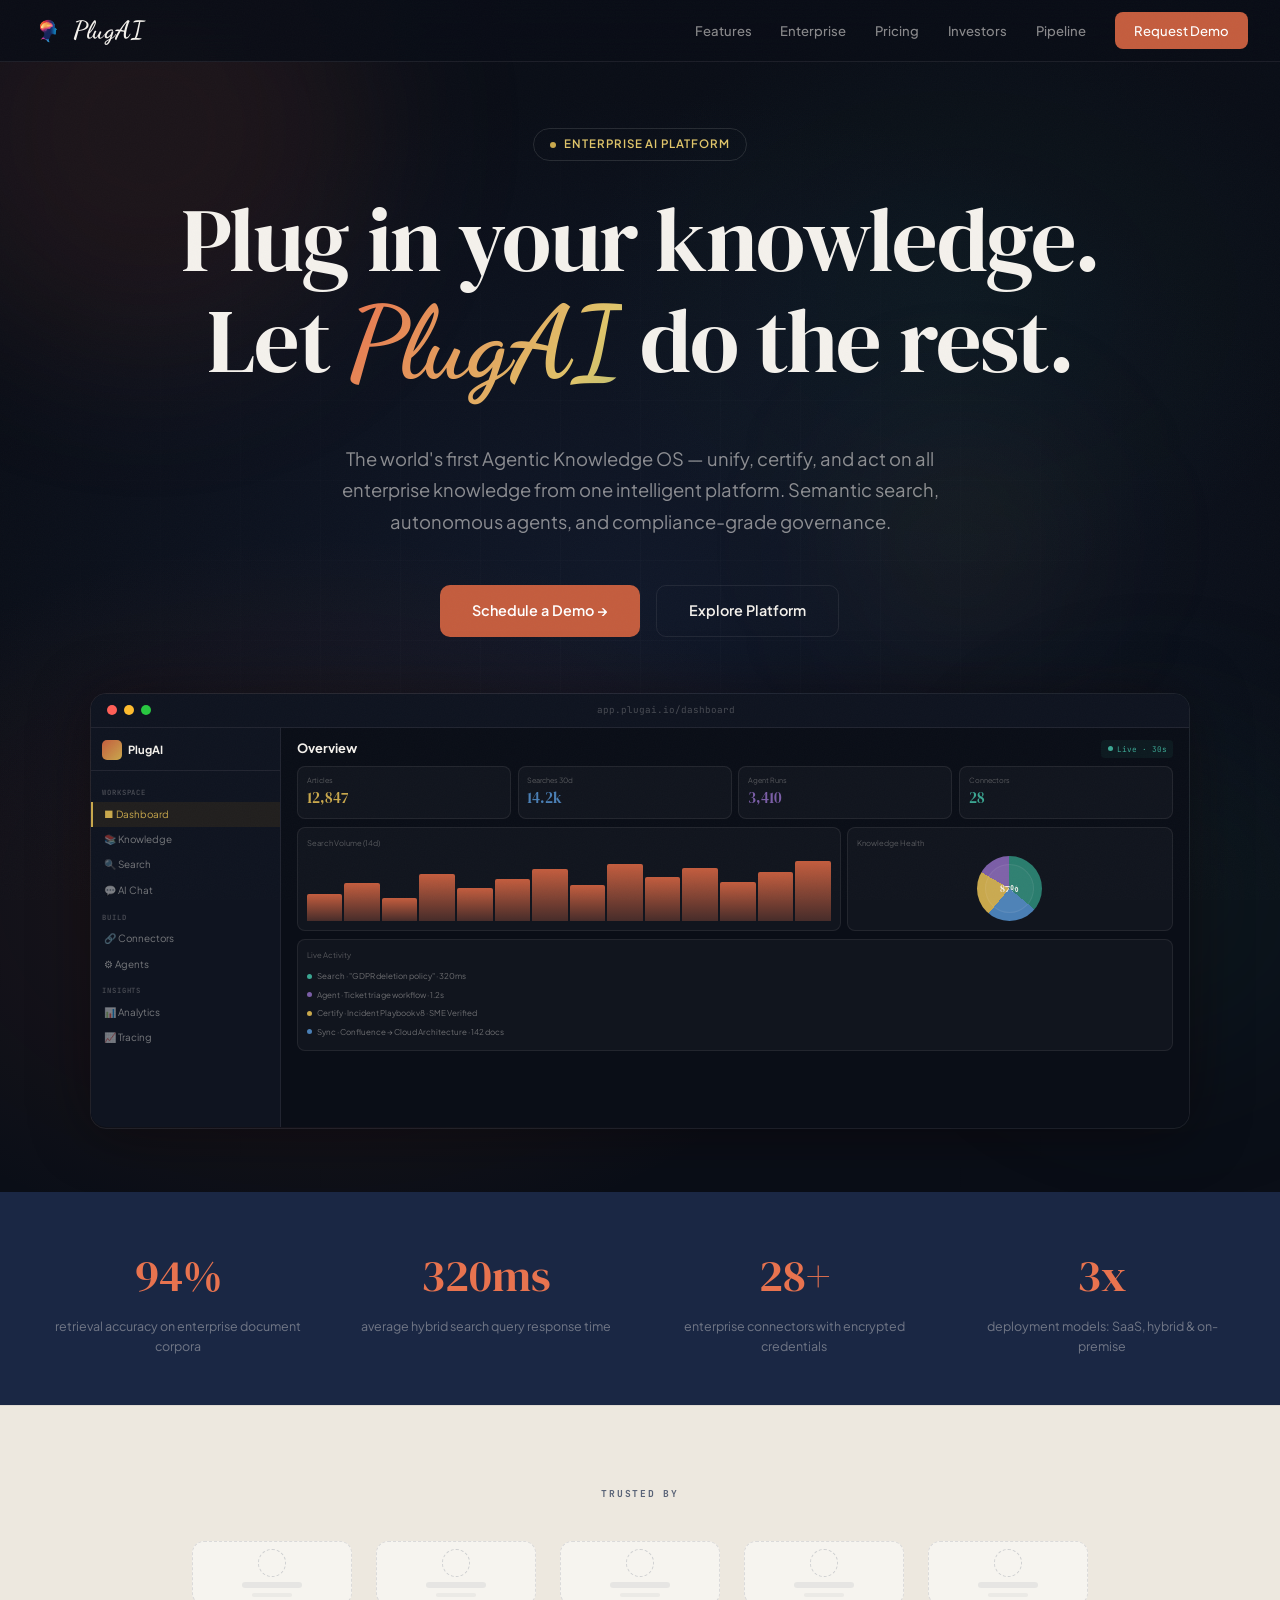
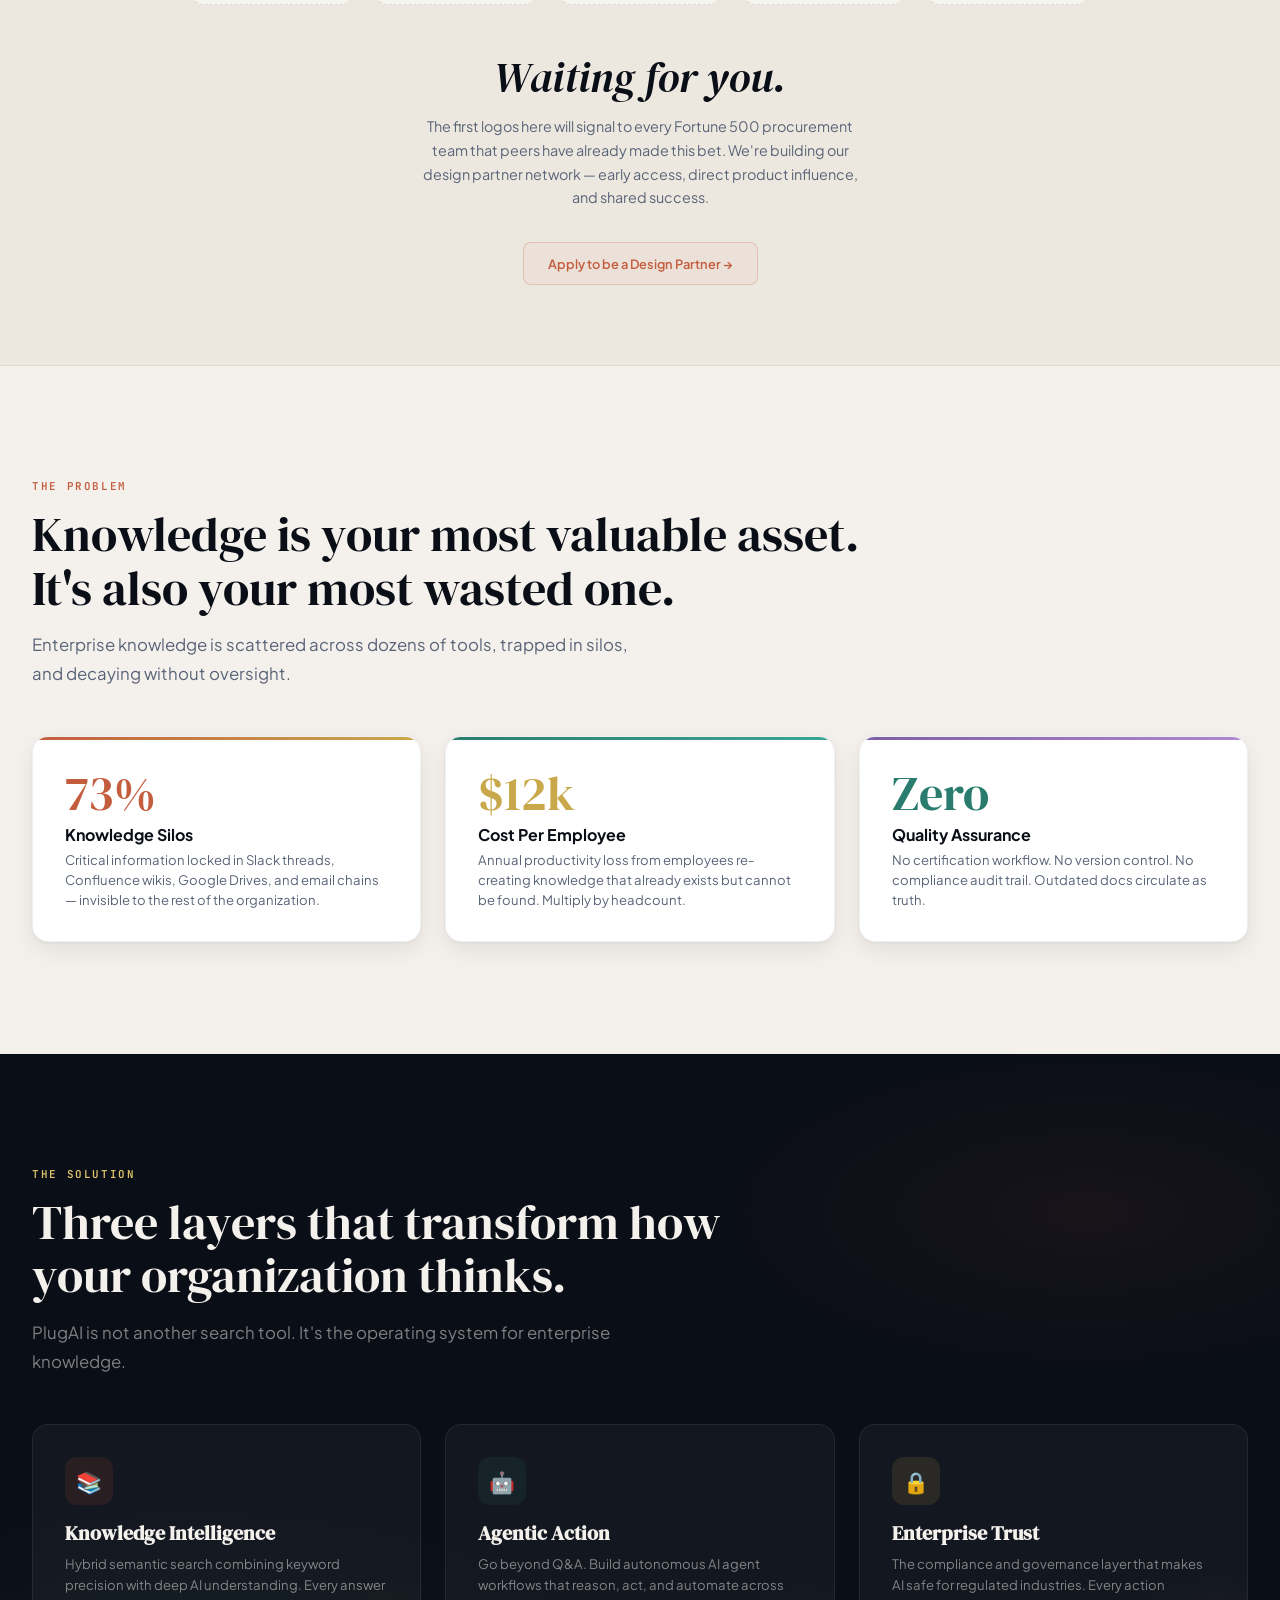
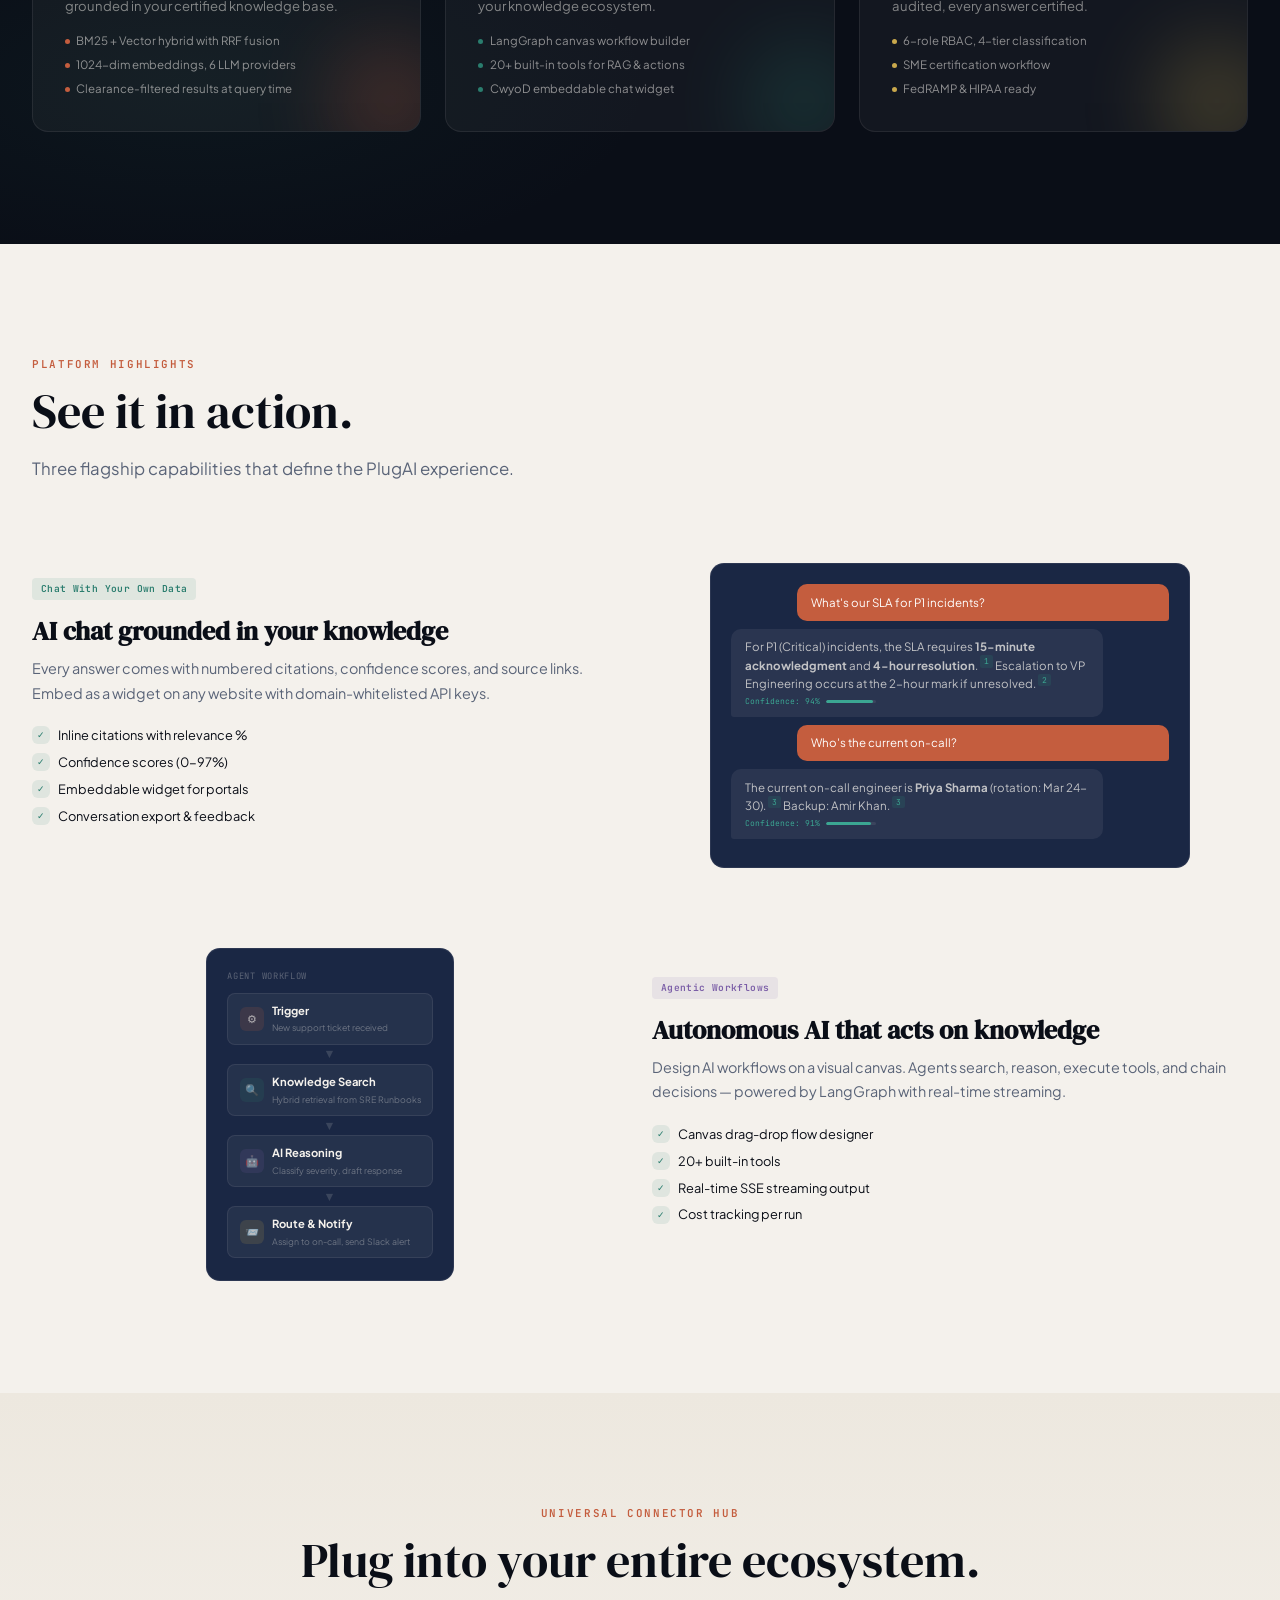
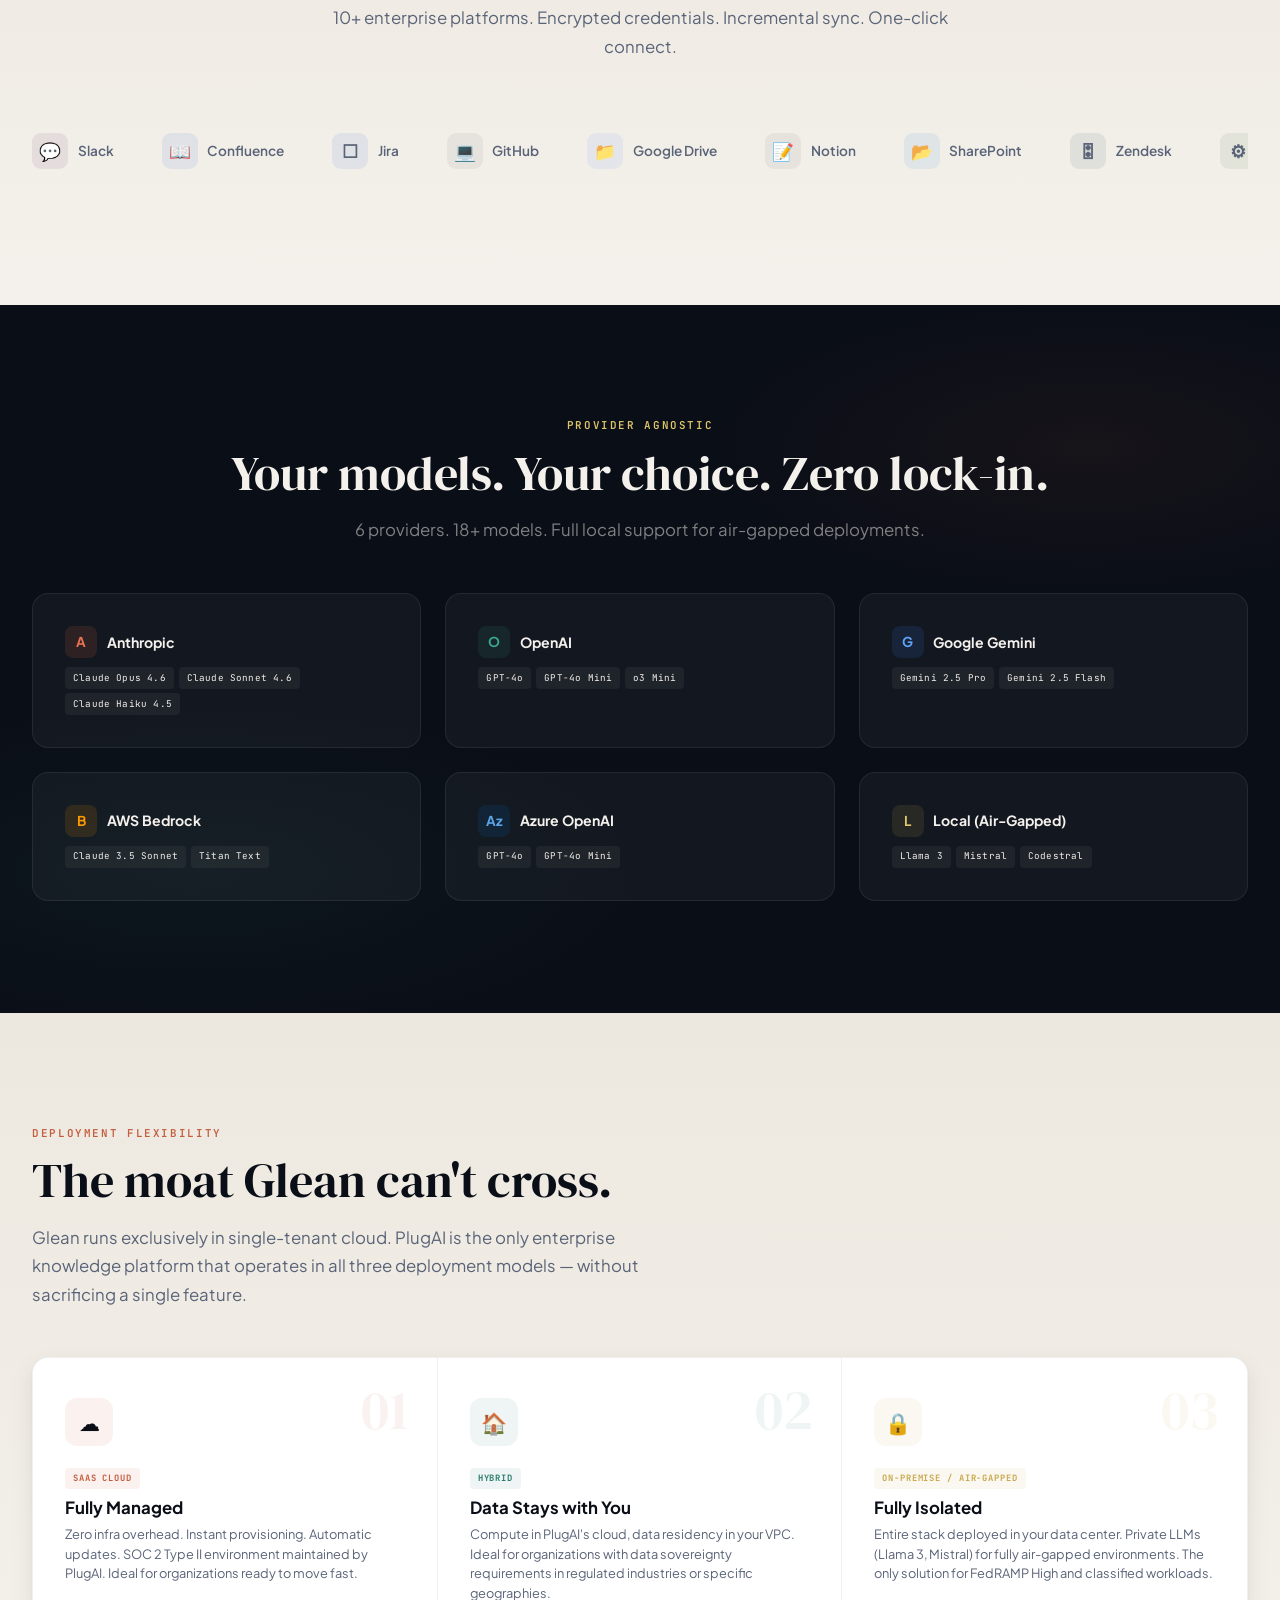
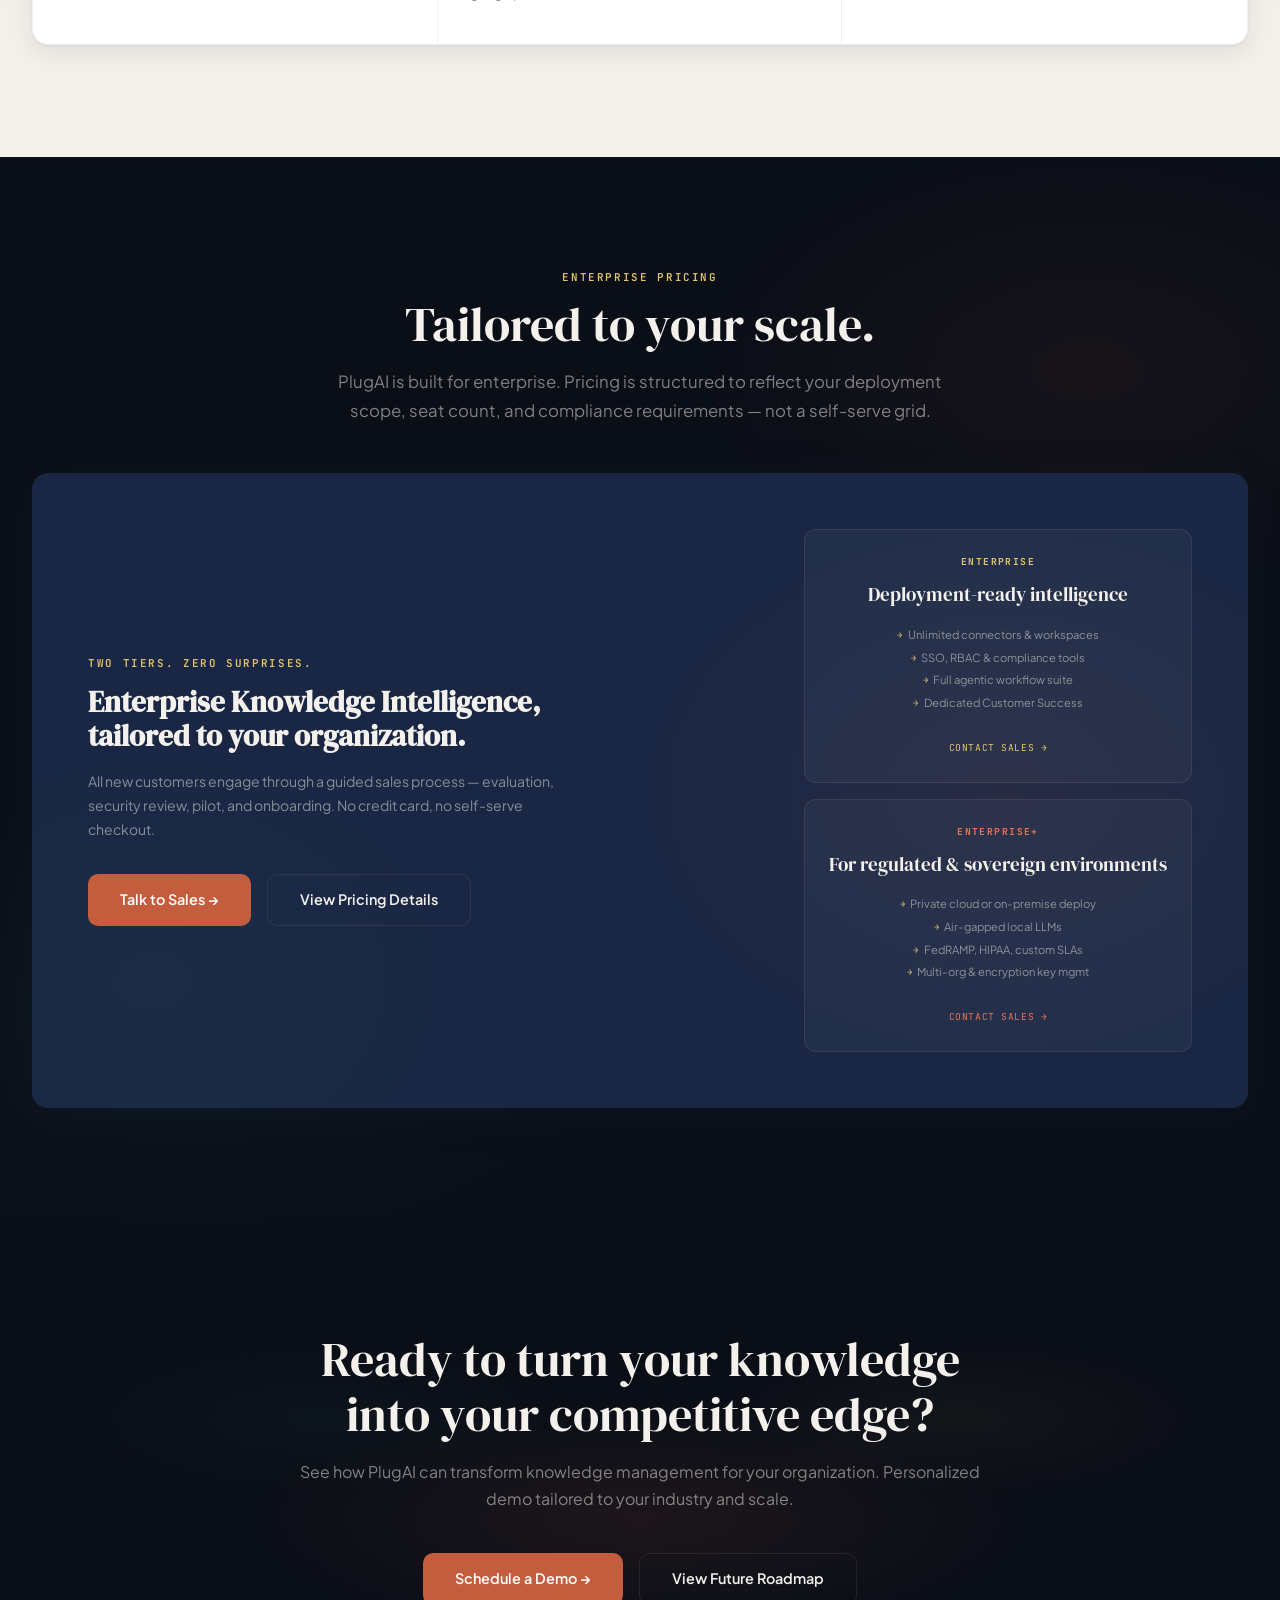
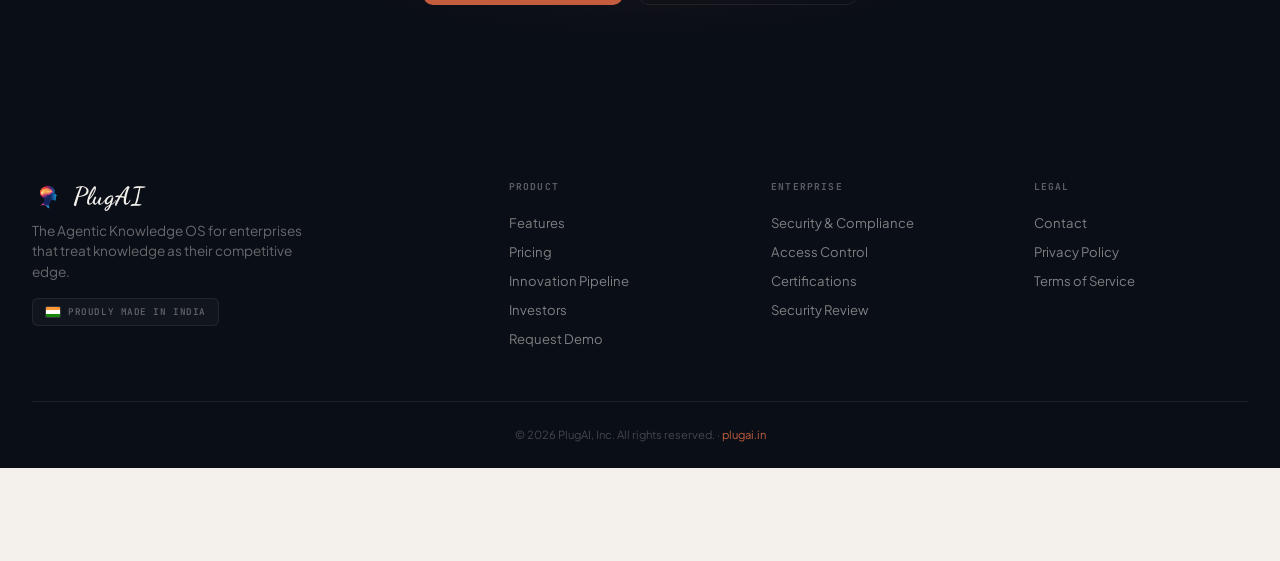
<file: index.html>
<!DOCTYPE html>
<html lang="en">
<head>
<meta charset="UTF-8">
<meta name="viewport" content="width=device-width, initial-scale=1.0">
<title>PlugAI — The Agentic Knowledge OS</title>
<link rel="preconnect" href="https://fonts.googleapis.com">
<link rel="preconnect" href="https://fonts.gstatic.com" crossorigin>
<link href="https://fonts.googleapis.com/css2?family=DM+Serif+Display:ital@0;1&family=JetBrains+Mono:wght@400;500;600&family=Plus+Jakarta+Sans:wght@300;400;500;600;700;800&display=swap" rel="stylesheet">
<link rel="apple-touch-icon" sizes="180x180" href="apple-touch-icon.png">
<link rel="icon" type="image/png" sizes="32x32" href="favicon-32x32.png">
<link rel="icon" type="image/png" sizes="16x16" href="favicon-16x16.png">
<link rel="manifest" href="site.webmanifest">
<meta name="theme-color" content="#0a0f1a">
<link rel="stylesheet" href="style.css">
<style>
/* PAGE-SPECIFIC: Home hero animations & connector marquee */
.hero-anim-1{animation:fadeUp .8s ease-out both;}
.hero-anim-2{animation:fadeUp .8s ease-out .12s both;}
.hero-anim-3{animation:fadeUp .8s ease-out .24s both;}
.hero-anim-4{animation:fadeUp .8s ease-out .36s both;}
.hero-anim-5{animation:fadeUp .8s ease-out .5s both;}

/* Gradient headline animation */
.hero-gradient-text{
  background:linear-gradient(
    120deg,
    var(--accent-glow)   0%,
    var(--gold-light)    20%,
    var(--teal-light)    40%,
    var(--gold-light)    60%,
    var(--accent-glow)   80%,
    var(--teal-light)    100%
  );
  background-size:400% 400%;
  -webkit-background-clip:text;-webkit-text-fill-color:transparent;background-clip:text;
  animation:gradShift 6s ease-in-out infinite;
}
/* Cycling term — pen-writing reveal */
#hero-cycle{
  display:inline-block;
  overflow:visible;
  will-change:clip-path,opacity;
}
@keyframes gradShift{
  0%  {background-position:0%   50%}
  50% {background-position:100% 50%}
  100%{background-position:0%   50%}
}

/* Floating orbs */
.orb{position:absolute;border-radius:50%;filter:blur(80px);pointer-events:none;animation:orbFloat 14s ease-in-out infinite;}
.orb-a{width:450px;height:450px;top:-8%;left:-6%;background:rgba(196,93,62,.1);animation-delay:0s;}
.orb-b{width:350px;height:350px;bottom:10%;right:-4%;background:rgba(42,125,110,.07);animation-delay:-5s;}
.orb-c{width:250px;height:250px;top:35%;right:15%;background:rgba(201,168,76,.05);animation-delay:-9s;}
@keyframes orbFloat{
  0%,100%{transform:translate(0,0) scale(1)}
  33%{transform:translate(18px,-12px) scale(1.04)}
  66%{transform:translate(-12px,8px) scale(.96)}
}

/* Connector marquee */
.marquee-track{
  display:flex;gap:3rem;animation:marqueeScroll 30s linear infinite;
  width:max-content;
}
.marquee-wrap{overflow:hidden;padding:1.5rem 0;}
@keyframes marqueeScroll{0%{transform:translateX(0)}100%{transform:translateX(-50%)}}
.marquee-item{
  display:flex;align-items:center;gap:.6rem;
  font-size:.85rem;font-weight:600;color:var(--slate);white-space:nowrap;
}
.marquee-icon{
  width:36px;height:36px;border-radius:9px;
  display:flex;align-items:center;justify-content:center;
  font-size:1.1rem;flex-shrink:0;
}

/* Pillar glow */
.pillar-card{position:relative;overflow:hidden;}
.pillar-card::after{
  content:'';position:absolute;bottom:-30px;right:-30px;
  width:120px;height:120px;border-radius:50%;filter:blur(40px);
  pointer-events:none;opacity:.25;
}
.pillar-card:nth-child(1)::after{background:var(--accent);}
.pillar-card:nth-child(2)::after{background:var(--teal);}
.pillar-card:nth-child(3)::after{background:var(--gold);}

/* Social proof logos */
.proof-grid{
  display:flex;align-items:center;justify-content:center;gap:3rem;
  padding:2rem 0;opacity:.3;
}
.proof-item{
  font-family:'DM Serif Display',serif;font-size:1.4rem;
  letter-spacing:.02em;
}

/* Trusted by — Waiting for you */
.trust-section{
  background:var(--paper-warm);padding:5rem 2rem;text-align:center;
  border-top:1px solid var(--edge);border-bottom:1px solid var(--edge);
}
.trust-label{
  font-family:'JetBrains Mono',monospace;font-size:.6rem;font-weight:700;
  letter-spacing:.18em;text-transform:uppercase;color:var(--slate);opacity:.6;
  margin-bottom:2.5rem;
}
.trust-slots{
  display:flex;align-items:center;justify-content:center;gap:1.5rem;
  flex-wrap:wrap;margin-bottom:3rem;
}
.trust-slot{
  width:160px;height:64px;border-radius:12px;
  border:1.5px dashed rgba(90,100,120,.18);
  display:flex;align-items:center;justify-content:center;
  transition:all .4s ease;position:relative;overflow:hidden;
  background:rgba(255,255,255,.5);
}
.trust-slot::before{
  content:'';position:absolute;inset:0;
  background:linear-gradient(135deg,transparent,rgba(196,93,62,.03),transparent);
  opacity:0;transition:opacity .4s;
}
.trust-slot:hover{border-color:rgba(196,93,62,.2);background:rgba(255,255,255,.8);}
.trust-slot:hover::before{opacity:1;}
.trust-slot-inner{
  display:flex;flex-direction:column;align-items:center;gap:.3rem;
}
.trust-slot-ring{
  width:28px;height:28px;border-radius:50%;
  border:1.5px dashed rgba(90,100,120,.25);
  display:flex;align-items:center;justify-content:center;
}
.trust-slot-line{
  width:60px;height:6px;border-radius:3px;
  background:rgba(90,100,120,.1);
}
.trust-slot-line-sm{
  width:40px;height:4px;border-radius:2px;
  background:rgba(90,100,120,.07);
}
.trust-headline{
  font-family:'DM Serif Display',serif;font-size:clamp(1.8rem,3.5vw,2.6rem);
  font-weight:400;font-style:italic;color:var(--ink);
  line-height:1.2;margin-bottom:.75rem;
  opacity:.75;
}
.trust-sub{
  font-size:.9rem;color:var(--slate);max-width:460px;margin:0 auto 2rem;
  line-height:1.65;
}
.trust-cta{
  display:inline-flex;align-items:center;gap:.5rem;
  padding:.65rem 1.5rem;border-radius:8px;
  border:1px solid rgba(196,93,62,.25);color:var(--accent);
  font-size:.8rem;font-weight:600;transition:all .25s;
  background:rgba(196,93,62,.04);
}
.trust-cta:hover{background:rgba(196,93,62,.08);border-color:var(--accent);}

/* Deployment moat section */
.deploy-grid{
  display:grid;grid-template-columns:repeat(3,1fr);gap:0;
  border:1px solid var(--edge);border-radius:var(--radius);
  overflow:hidden;background:white;box-shadow:var(--shadow);
}
.deploy-card{
  padding:2.5rem 2rem;position:relative;
  border-right:1px solid var(--edge);
  transition:all .3s;
}
.deploy-card:last-child{border-right:none;}
.deploy-card:hover{background:rgba(244,241,236,.4);}
.deploy-num{
  font-family:'DM Serif Display',serif;font-size:3.5rem;
  line-height:1;color:var(--edge);margin-bottom:.5rem;
  transition:color .3s;position:absolute;top:1.5rem;right:1.75rem;
}
.deploy-card:nth-child(1) .deploy-num{color:rgba(196,93,62,.08);}
.deploy-card:nth-child(2) .deploy-num{color:rgba(42,125,110,.08);}
.deploy-card:nth-child(3) .deploy-num{color:rgba(201,168,76,.08);}
.deploy-icon-wrap{
  width:48px;height:48px;border-radius:12px;
  display:flex;align-items:center;justify-content:center;
  font-size:1.3rem;margin-bottom:1rem;
}
.deploy-badge{
  font-family:'JetBrains Mono',monospace;font-size:.55rem;font-weight:700;
  letter-spacing:.1em;text-transform:uppercase;padding:.2rem .5rem;
  border-radius:4px;display:inline-block;margin-bottom:.6rem;
}

/* Enterprise-only pricing teaser */
.ent-pricing-teaser{
  background:var(--navy);border-radius:var(--radius);padding:3.5rem;
  position:relative;overflow:hidden;
  box-shadow:0 8px 40px rgba(26,39,68,.2);
  display:grid;grid-template-columns:1fr auto;gap:3rem;align-items:center;
}
.ent-pricing-teaser::before{
  content:'';position:absolute;inset:0;
  background:
    radial-gradient(ellipse 50% 70% at 80% 50%,rgba(196,93,62,.07),transparent 60%),
    radial-gradient(ellipse 40% 60% at 10% 80%,rgba(42,125,110,.05),transparent 60%);
}
.ent-pricing-teaser > *{position:relative;}
.ent-tier{
  background:rgba(244,241,236,.04);border:1px solid rgba(244,241,236,.08);
  border-radius:12px;padding:1.5rem;min-width:200px;text-align:center;
}
.ent-tier-name{
  font-family:'JetBrains Mono',monospace;font-size:.6rem;font-weight:700;
  letter-spacing:.15em;text-transform:uppercase;margin-bottom:.6rem;
}
.ent-tier-tagline{
  font-family:'DM Serif Display',serif;font-size:1.2rem;color:var(--paper);
  margin-bottom:1rem;
}
.ent-tier-features{
  display:flex;flex-direction:column;gap:.3rem;margin-bottom:1.25rem;
}
.ent-tier-features span{
  font-size:.7rem;color:rgba(244,241,236,.5);
  display:flex;align-items:center;gap:.35rem;justify-content:center;
}
.ent-tier-features span::before{
  content:'→';font-family:'JetBrains Mono',monospace;font-size:.55rem;
  color:var(--gold-light);
}
@media(max-width:768px){
  .ent-pricing-teaser{grid-template-columns:1fr;}
  .deploy-grid{grid-template-columns:1fr;}
  .deploy-card{border-right:none;border-bottom:1px solid var(--edge);}
  .trust-slots{gap:1rem;}
  .trust-slot{width:130px;height:52px;}
}

/* CwyoD mock */
.cwyod-mock{
  background:var(--navy);border-radius:14px;padding:1.25rem;
  border:1px solid var(--edge-d);max-width:480px;margin:2rem auto 0;
}
.cwyod-msg{
  padding:.6rem .9rem;border-radius:10px;font-size:.72rem;
  line-height:1.5;margin-bottom:.5rem;max-width:85%;
}
.cwyod-user{
  background:var(--accent);color:white;margin-left:auto;
  border-bottom-right-radius:3px;
}
.cwyod-ai{
  background:rgba(244,241,236,.07);color:rgba(244,241,236,.75);
  border-bottom-left-radius:3px;
}
.cwyod-cite{
  font-family:'JetBrains Mono',monospace;font-size:.5rem;
  padding:.08rem .25rem;border-radius:2px;
  background:rgba(42,125,110,.2);color:var(--teal-light);
  vertical-align:super;margin-left:.1rem;
}
.cwyod-conf{
  font-family:'JetBrains Mono',monospace;font-size:.5rem;
  color:var(--teal-light);margin-top:.2rem;
  display:flex;align-items:center;gap:.35rem;
}
.cwyod-conf-bar{width:50px;height:3px;border-radius:2px;background:rgba(244,241,236,.08);overflow:hidden;}
.cwyod-conf-fill{height:100%;border-radius:2px;background:var(--teal-light);}

/* Agent flow mock */
.agent-mock{
  background:var(--navy);border-radius:14px;padding:1.25rem;
  border:1px solid var(--edge-d);max-width:380px;margin:2rem auto 0;
}
.agent-node{
  background:rgba(244,241,236,.05);border:1px solid var(--edge-d);
  border-radius:8px;padding:.5rem .7rem;
  display:flex;align-items:center;gap:.5rem;
  font-size:.65rem;color:rgba(244,241,236,.65);margin-bottom:.1rem;
}
.agent-node-icon{
  width:24px;height:24px;border-radius:6px;
  display:flex;align-items:center;justify-content:center;font-size:.7rem;flex-shrink:0;
}
.agent-arrow{text-align:center;color:rgba(244,241,236,.15);font-size:.6rem;padding:.05rem 0;}
</style>
</head>
<body>

<!-- NAV -->
<nav class="nav-dark">
  <div class="nav-inner">
    <a href="index.html" class="nav-brand">
      <div class="nav-mark"><img src="plugai-logo.png" alt="PlugAI"></div>
      <span>PlugAI</span>
    </a>
    <div class="nav-menu" id="navMenu">
      <a href="features.html">Features</a>
      <a href="enterprise.html">Enterprise</a>
      <a href="pricing.html">Pricing</a>
      <a href="investors.html">Investors</a>
      <a href="roadmap.html">Pipeline</a>
      <a href="contact.html" class="nav-cta">Request Demo</a>
    </div>
    <button class="nav-toggle" id="navToggle" aria-label="Menu">
      <span></span><span></span><span></span>
    </button>
  </div>
</nav>

<!-- ═══ HERO ═══ -->
<section class="hero hero-dark">
  <div class="orb orb-a"></div>
  <div class="orb orb-b"></div>
  <div class="orb orb-c"></div>
  <div class="hero-inner">
    <div class="hero-eyebrow hero-anim-1">Enterprise AI Platform</div>
    <h1 class="hero-anim-2">Plug in your knowledge.<br>Let <span id="hero-cycle" class="hero-gradient-text script-term">AI Agents</span> do the rest.</h1>
    <p class="hero-sub hero-anim-3">The world's first Agentic Knowledge OS — unify, certify, and act on all enterprise knowledge from one intelligent platform. Semantic search, autonomous agents, and compliance-grade governance.</p>
    <div class="hero-actions hero-anim-4">
      <a class="btn btn-primary" href="contact.html">Schedule a Demo &#8594;</a>
      <a class="btn btn-ghost-dark" href="features.html">Explore Platform</a>
    </div>
  </div>

  <!-- DASHBOARD MOCK -->
  <div class="mock-frame hero-anim-5" style="margin-top:3.5rem;">
    <div class="mock-bar">
      <div class="mock-dot mock-dot-r"></div>
      <div class="mock-dot mock-dot-y"></div>
      <div class="mock-dot mock-dot-g"></div>
      <div class="mock-url">app.plugai.io/dashboard</div>
    </div>
    <div class="mock-body">
      <div class="mock-sb">
        <div class="mock-sb-logo">
          <div class="mock-sb-logo-mark"></div>
          <span>PlugAI</span>
        </div>
        <div class="mock-sb-sec">Workspace</div>
        <div class="mock-sb-item active">&#9632; Dashboard</div>
        <div class="mock-sb-item">&#128218; Knowledge</div>
        <div class="mock-sb-item">&#128269; Search</div>
        <div class="mock-sb-item">&#128172; AI Chat</div>
        <div class="mock-sb-sec">Build</div>
        <div class="mock-sb-item">&#128279; Connectors</div>
        <div class="mock-sb-item">&#9881; Agents</div>
        <div class="mock-sb-sec">Insights</div>
        <div class="mock-sb-item">&#128202; Analytics</div>
        <div class="mock-sb-item">&#128200; Tracing</div>
      </div>
      <div class="mock-main">
        <div class="mock-hdr">
          <h3>Overview</h3>
          <div class="mock-live">Live &middot; 30s</div>
        </div>
        <div class="mock-kpis">
          <div class="mock-kpi"><div class="mock-kpi-lbl">Articles</div><div class="mock-kpi-val" style="color:var(--gold)">12,847</div></div>
          <div class="mock-kpi"><div class="mock-kpi-lbl">Searches 30d</div><div class="mock-kpi-val" style="color:var(--sky)">14.2k</div></div>
          <div class="mock-kpi"><div class="mock-kpi-lbl">Agent Runs</div><div class="mock-kpi-val" style="color:var(--violet)">3,410</div></div>
          <div class="mock-kpi"><div class="mock-kpi-lbl">Connectors</div><div class="mock-kpi-val" style="color:var(--teal-light)">28</div></div>
        </div>
        <div class="mock-charts">
          <div class="mock-chart">
            <div class="mock-chart-lbl">Search Volume (14d)</div>
            <div class="mock-bars-row">
              <div class="mock-bar-col" style="height:42%;animation-delay:.1s"></div>
              <div class="mock-bar-col" style="height:58%;animation-delay:.14s"></div>
              <div class="mock-bar-col" style="height:35%;animation-delay:.18s"></div>
              <div class="mock-bar-col" style="height:72%;animation-delay:.22s"></div>
              <div class="mock-bar-col" style="height:50%;animation-delay:.26s"></div>
              <div class="mock-bar-col" style="height:65%;animation-delay:.3s"></div>
              <div class="mock-bar-col" style="height:80%;animation-delay:.34s"></div>
              <div class="mock-bar-col" style="height:55%;animation-delay:.38s"></div>
              <div class="mock-bar-col" style="height:88%;animation-delay:.42s"></div>
              <div class="mock-bar-col" style="height:68%;animation-delay:.46s"></div>
              <div class="mock-bar-col" style="height:82%;animation-delay:.5s"></div>
              <div class="mock-bar-col" style="height:60%;animation-delay:.54s"></div>
              <div class="mock-bar-col" style="height:75%;animation-delay:.58s"></div>
              <div class="mock-bar-col" style="height:92%;animation-delay:.62s"></div>
            </div>
          </div>
          <div class="mock-chart">
            <div class="mock-chart-lbl">Knowledge Health</div>
            <div class="mock-donut"></div>
          </div>
        </div>
        <div class="mock-activity">
          <div class="mock-activity-lbl">Live Activity</div>
          <div class="mock-activity-row"><div class="mock-activity-dot" style="background:var(--teal-light)"></div>Search &middot; "GDPR deletion policy" &middot; 320ms</div>
          <div class="mock-activity-row"><div class="mock-activity-dot" style="background:var(--violet)"></div>Agent &middot; Ticket triage workflow &middot; 1.2s</div>
          <div class="mock-activity-row"><div class="mock-activity-dot" style="background:var(--gold)"></div>Certify &middot; Incident Playbook v8 &middot; SME Verified</div>
          <div class="mock-activity-row"><div class="mock-activity-dot" style="background:var(--sky)"></div>Sync &middot; Confluence &rarr; Cloud Architecture &middot; 142 docs</div>
        </div>
      </div>
    </div>
  </div>
</section>

<!-- ═══ STATS BAR ═══ -->
<section class="stats-bar">
  <div class="stats-bar-inner">
    <div class="rv">
      <div class="stat-num"><span data-count="94" data-suffix="%">0%</span></div>
      <div class="stat-label">retrieval accuracy on enterprise document corpora</div>
    </div>
    <div class="rv anim-delay-1">
      <div class="stat-num"><span data-count="320" data-suffix="ms">0ms</span></div>
      <div class="stat-label">average hybrid search query response time</div>
    </div>
    <div class="rv anim-delay-2">
      <div class="stat-num"><span data-count="28" data-suffix="+">0+</span></div>
      <div class="stat-label">enterprise connectors with encrypted credentials</div>
    </div>
    <div class="rv anim-delay-3">
      <div class="stat-num"><span data-count="3" data-suffix="x">0x</span></div>
      <div class="stat-label">deployment models: SaaS, hybrid &amp; on-premise</div>
    </div>
  </div>
</section>

<!-- ═══ TRUSTED BY — WAITING FOR YOU ═══ -->
<section class="trust-section">
  <div class="trust-label rv">Trusted By</div>
  <div class="trust-slots rv">
    <div class="trust-slot"><div class="trust-slot-inner"><div class="trust-slot-ring"></div><div class="trust-slot-line"></div><div class="trust-slot-line-sm"></div></div></div>
    <div class="trust-slot"><div class="trust-slot-inner"><div class="trust-slot-ring"></div><div class="trust-slot-line"></div><div class="trust-slot-line-sm"></div></div></div>
    <div class="trust-slot"><div class="trust-slot-inner"><div class="trust-slot-ring"></div><div class="trust-slot-line"></div><div class="trust-slot-line-sm"></div></div></div>
    <div class="trust-slot"><div class="trust-slot-inner"><div class="trust-slot-ring"></div><div class="trust-slot-line"></div><div class="trust-slot-line-sm"></div></div></div>
    <div class="trust-slot"><div class="trust-slot-inner"><div class="trust-slot-ring"></div><div class="trust-slot-line"></div><div class="trust-slot-line-sm"></div></div></div>
  </div>
  <h3 class="trust-headline rv">Waiting for you.</h3>
  <p class="trust-sub rv">The first logos here will signal to every Fortune 500 procurement team that peers have already made this bet. We're building our design partner network — early access, direct product influence, and shared success.</p>
  <a href="contact.html" class="trust-cta rv">Apply to be a Design Partner &#8594;</a>
</section>

<!-- ═══ PROBLEM ═══ -->
<section class="sec">
  <div class="sec-inner">
    <div class="label rv">The Problem</div>
    <h2 class="stitle rv">Knowledge is your most valuable asset.<br>It's also your most wasted one.</h2>
    <p class="sdesc rv">Enterprise knowledge is scattered across dozens of tools, trapped in silos, and decaying without oversight.</p>

    <div class="grid-3">
      <div class="card card-accent rv">
        <div style="font-family:'DM Serif Display',serif;font-size:3rem;color:var(--accent);line-height:1;margin-bottom:.5rem;">73%</div>
        <h3 style="font-size:1rem;font-weight:700;margin-bottom:.35rem;">Knowledge Silos</h3>
        <p style="font-size:.82rem;color:var(--slate);line-height:1.5;">Critical information locked in Slack threads, Confluence wikis, Google Drives, and email chains — invisible to the rest of the organization.</p>
      </div>
      <div class="card card-accent rv anim-delay-1">
        <div style="font-family:'DM Serif Display',serif;font-size:3rem;color:var(--gold);line-height:1;margin-bottom:.5rem;">$12k</div>
        <h3 style="font-size:1rem;font-weight:700;margin-bottom:.35rem;">Cost Per Employee</h3>
        <p style="font-size:.82rem;color:var(--slate);line-height:1.5;">Annual productivity loss from employees re-creating knowledge that already exists but cannot be found. Multiply by headcount.</p>
      </div>
      <div class="card card-accent rv anim-delay-2">
        <div style="font-family:'DM Serif Display',serif;font-size:3rem;color:var(--teal);line-height:1;margin-bottom:.5rem;">Zero</div>
        <h3 style="font-size:1rem;font-weight:700;margin-bottom:.35rem;">Quality Assurance</h3>
        <p style="font-size:.82rem;color:var(--slate);line-height:1.5;">No certification workflow. No version control. No compliance audit trail. Outdated docs circulate as truth.</p>
      </div>
    </div>
  </div>
</section>

<!-- ═══ THREE PILLARS ═══ -->
<section class="sec-dark">
  <div class="sec-inner">
    <div class="label label-dark rv">The Solution</div>
    <h2 class="stitle rv">Three layers that transform how<br>your organization thinks.</h2>
    <p class="sdesc sdesc-dark rv">PlugAI is not another search tool. It's the operating system for enterprise knowledge.</p>

    <div class="grid-3">
      <div class="card-dark pillar-card rv">
        <div class="icon-box" style="background:rgba(196,93,62,.12);">&#128218;</div>
        <h3 style="font-family:'DM Serif Display',serif;font-size:1.25rem;margin-bottom:.5rem;">Knowledge Intelligence</h3>
        <p style="font-size:.82rem;color:rgba(244,241,236,.5);line-height:1.6;margin-bottom:1rem;">Hybrid semantic search combining keyword precision with deep AI understanding. Every answer grounded in your certified knowledge base.</p>
        <ul style="display:flex;flex-direction:column;gap:.35rem;">
          <li style="font-size:.72rem;color:rgba(244,241,236,.55);display:flex;align-items:center;gap:.4rem;"><span style="width:5px;height:5px;border-radius:50%;background:var(--accent);flex-shrink:0;"></span>BM25 + Vector hybrid with RRF fusion</li>
          <li style="font-size:.72rem;color:rgba(244,241,236,.55);display:flex;align-items:center;gap:.4rem;"><span style="width:5px;height:5px;border-radius:50%;background:var(--accent);flex-shrink:0;"></span>1024-dim embeddings, 6 LLM providers</li>
          <li style="font-size:.72rem;color:rgba(244,241,236,.55);display:flex;align-items:center;gap:.4rem;"><span style="width:5px;height:5px;border-radius:50%;background:var(--accent);flex-shrink:0;"></span>Clearance-filtered results at query time</li>
        </ul>
      </div>
      <div class="card-dark pillar-card rv anim-delay-1">
        <div class="icon-box" style="background:rgba(42,125,110,.12);">&#129302;</div>
        <h3 style="font-family:'DM Serif Display',serif;font-size:1.25rem;margin-bottom:.5rem;">Agentic Action</h3>
        <p style="font-size:.82rem;color:rgba(244,241,236,.5);line-height:1.6;margin-bottom:1rem;">Go beyond Q&amp;A. Build autonomous AI agent workflows that reason, act, and automate across your knowledge ecosystem.</p>
        <ul style="display:flex;flex-direction:column;gap:.35rem;">
          <li style="font-size:.72rem;color:rgba(244,241,236,.55);display:flex;align-items:center;gap:.4rem;"><span style="width:5px;height:5px;border-radius:50%;background:var(--teal);flex-shrink:0;"></span>LangGraph canvas workflow builder</li>
          <li style="font-size:.72rem;color:rgba(244,241,236,.55);display:flex;align-items:center;gap:.4rem;"><span style="width:5px;height:5px;border-radius:50%;background:var(--teal);flex-shrink:0;"></span>20+ built-in tools for RAG &amp; actions</li>
          <li style="font-size:.72rem;color:rgba(244,241,236,.55);display:flex;align-items:center;gap:.4rem;"><span style="width:5px;height:5px;border-radius:50%;background:var(--teal);flex-shrink:0;"></span>CwyoD embeddable chat widget</li>
        </ul>
      </div>
      <div class="card-dark pillar-card rv anim-delay-2">
        <div class="icon-box" style="background:rgba(201,168,76,.12);">&#128274;</div>
        <h3 style="font-family:'DM Serif Display',serif;font-size:1.25rem;margin-bottom:.5rem;">Enterprise Trust</h3>
        <p style="font-size:.82rem;color:rgba(244,241,236,.5);line-height:1.6;margin-bottom:1rem;">The compliance and governance layer that makes AI safe for regulated industries. Every action audited, every answer certified.</p>
        <ul style="display:flex;flex-direction:column;gap:.35rem;">
          <li style="font-size:.72rem;color:rgba(244,241,236,.55);display:flex;align-items:center;gap:.4rem;"><span style="width:5px;height:5px;border-radius:50%;background:var(--gold);flex-shrink:0;"></span>6-role RBAC, 4-tier classification</li>
          <li style="font-size:.72rem;color:rgba(244,241,236,.55);display:flex;align-items:center;gap:.4rem;"><span style="width:5px;height:5px;border-radius:50%;background:var(--gold);flex-shrink:0;"></span>SME certification workflow</li>
          <li style="font-size:.72rem;color:rgba(244,241,236,.55);display:flex;align-items:center;gap:.4rem;"><span style="width:5px;height:5px;border-radius:50%;background:var(--gold);flex-shrink:0;"></span>FedRAMP &amp; HIPAA ready</li>
        </ul>
      </div>
    </div>
  </div>
</section>

<!-- ═══ FEATURES PREVIEW ═══ -->
<section class="sec">
  <div class="sec-inner">
    <div class="label rv">Platform Highlights</div>
    <h2 class="stitle rv">See it in action.</h2>
    <p class="sdesc rv">Three flagship capabilities that define the PlugAI experience.</p>

    <!-- CwyoD Mock -->
    <div class="grid-2 rv" style="margin-bottom:3rem;align-items:center;">
      <div>
        <div class="badge" style="background:rgba(42,125,110,.1);color:var(--teal);margin-bottom:1rem;">Chat With Your Own Data</div>
        <h3 style="font-family:'DM Serif Display',serif;font-size:1.6rem;margin-bottom:.6rem;">AI chat grounded in your knowledge</h3>
        <p style="font-size:.9rem;color:var(--slate);line-height:1.7;margin-bottom:1.25rem;">Every answer comes with numbered citations, confidence scores, and source links. Embed as a widget on any website with domain-whitelisted API keys.</p>
        <ul style="display:flex;flex-direction:column;gap:.4rem;">
          <li style="font-size:.8rem;display:flex;align-items:center;gap:.5rem;"><span class="chk chk-y" style="width:18px;height:18px;font-size:.55rem;">&#10003;</span>Inline citations with relevance %</li>
          <li style="font-size:.8rem;display:flex;align-items:center;gap:.5rem;"><span class="chk chk-y" style="width:18px;height:18px;font-size:.55rem;">&#10003;</span>Confidence scores (0-97%)</li>
          <li style="font-size:.8rem;display:flex;align-items:center;gap:.5rem;"><span class="chk chk-y" style="width:18px;height:18px;font-size:.55rem;">&#10003;</span>Embeddable widget for portals</li>
          <li style="font-size:.8rem;display:flex;align-items:center;gap:.5rem;"><span class="chk chk-y" style="width:18px;height:18px;font-size:.55rem;">&#10003;</span>Conversation export &amp; feedback</li>
        </ul>
      </div>
      <div class="cwyod-mock">
        <div class="cwyod-msg cwyod-user">What's our SLA for P1 incidents?</div>
        <div class="cwyod-msg cwyod-ai">
          For P1 (Critical) incidents, the SLA requires <strong>15-minute acknowledgment</strong> and <strong>4-hour resolution</strong>.<span class="cwyod-cite">1</span> Escalation to VP Engineering occurs at the 2-hour mark if unresolved.<span class="cwyod-cite">2</span>
          <div class="cwyod-conf">
            Confidence: 94%
            <div class="cwyod-conf-bar"><div class="cwyod-conf-fill" style="width:94%"></div></div>
          </div>
        </div>
        <div class="cwyod-msg cwyod-user">Who's the current on-call?</div>
        <div class="cwyod-msg cwyod-ai">
          The current on-call engineer is <strong>Priya Sharma</strong> (rotation: Mar 24-30).<span class="cwyod-cite">3</span> Backup: Amir Khan.<span class="cwyod-cite">3</span>
          <div class="cwyod-conf">
            Confidence: 91%
            <div class="cwyod-conf-bar"><div class="cwyod-conf-fill" style="width:91%"></div></div>
          </div>
        </div>
      </div>
    </div>

    <!-- Agent Builder Mock -->
    <div class="grid-2 rv" style="align-items:center;">
      <div class="agent-mock" style="order:0;">
        <div style="font-size:.55rem;color:rgba(244,241,236,.3);font-family:'JetBrains Mono',monospace;margin-bottom:.6rem;letter-spacing:.08em;">AGENT WORKFLOW</div>
        <div class="agent-node">
          <div class="agent-node-icon" style="background:rgba(196,93,62,.15);">&#9881;</div>
          <div><strong style="color:var(--paper);font-size:.7rem;">Trigger</strong><br><span style="font-size:.55rem;color:rgba(244,241,236,.35);">New support ticket received</span></div>
        </div>
        <div class="agent-arrow">&#9660;</div>
        <div class="agent-node">
          <div class="agent-node-icon" style="background:rgba(42,125,110,.15);">&#128269;</div>
          <div><strong style="color:var(--paper);font-size:.7rem;">Knowledge Search</strong><br><span style="font-size:.55rem;color:rgba(244,241,236,.35);">Hybrid retrieval from SRE Runbooks</span></div>
        </div>
        <div class="agent-arrow">&#9660;</div>
        <div class="agent-node">
          <div class="agent-node-icon" style="background:rgba(123,94,167,.15);">&#129302;</div>
          <div><strong style="color:var(--paper);font-size:.7rem;">AI Reasoning</strong><br><span style="font-size:.55rem;color:rgba(244,241,236,.35);">Classify severity, draft response</span></div>
        </div>
        <div class="agent-arrow">&#9660;</div>
        <div class="agent-node">
          <div class="agent-node-icon" style="background:rgba(201,168,76,.15);">&#128232;</div>
          <div><strong style="color:var(--paper);font-size:.7rem;">Route &amp; Notify</strong><br><span style="font-size:.55rem;color:rgba(244,241,236,.35);">Assign to on-call, send Slack alert</span></div>
        </div>
      </div>
      <div style="order:1;">
        <div class="badge" style="background:rgba(123,94,167,.1);color:var(--violet);margin-bottom:1rem;">Agentic Workflows</div>
        <h3 style="font-family:'DM Serif Display',serif;font-size:1.6rem;margin-bottom:.6rem;">Autonomous AI that acts on knowledge</h3>
        <p style="font-size:.9rem;color:var(--slate);line-height:1.7;margin-bottom:1.25rem;">Design AI workflows on a visual canvas. Agents search, reason, execute tools, and chain decisions — powered by LangGraph with real-time streaming.</p>
        <ul style="display:flex;flex-direction:column;gap:.4rem;">
          <li style="font-size:.8rem;display:flex;align-items:center;gap:.5rem;"><span class="chk chk-y" style="width:18px;height:18px;font-size:.55rem;">&#10003;</span>Canvas drag-drop flow designer</li>
          <li style="font-size:.8rem;display:flex;align-items:center;gap:.5rem;"><span class="chk chk-y" style="width:18px;height:18px;font-size:.55rem;">&#10003;</span>20+ built-in tools</li>
          <li style="font-size:.8rem;display:flex;align-items:center;gap:.5rem;"><span class="chk chk-y" style="width:18px;height:18px;font-size:.55rem;">&#10003;</span>Real-time SSE streaming output</li>
          <li style="font-size:.8rem;display:flex;align-items:center;gap:.5rem;"><span class="chk chk-y" style="width:18px;height:18px;font-size:.55rem;">&#10003;</span>Cost tracking per run</li>
        </ul>
      </div>
    </div>
  </div>
</section>

<!-- ═══ CONNECTORS MARQUEE ═══ -->
<section class="sec-warm">
  <div class="sec-inner" style="text-align:center;">
    <div class="label rv" style="justify-content:center;">Universal Connector Hub</div>
    <h2 class="stitle rv">Plug into your entire ecosystem.</h2>
    <p class="sdesc rv" style="margin-left:auto;margin-right:auto;">10+ enterprise platforms. Encrypted credentials. Incremental sync. One-click connect.</p>
  </div>
  <div class="marquee-wrap rv">
    <div class="marquee-track">
      <div class="marquee-item"><div class="marquee-icon" style="background:rgba(74,21,75,.08);">&#128172;</div>Slack</div>
      <div class="marquee-item"><div class="marquee-icon" style="background:rgba(0,82,204,.08);">&#128214;</div>Confluence</div>
      <div class="marquee-item"><div class="marquee-icon" style="background:rgba(0,82,204,.08);">&#9744;</div>Jira</div>
      <div class="marquee-item"><div class="marquee-icon" style="background:rgba(10,14,23,.05);">&#128187;</div>GitHub</div>
      <div class="marquee-item"><div class="marquee-icon" style="background:rgba(66,133,244,.08);">&#128193;</div>Google Drive</div>
      <div class="marquee-item"><div class="marquee-icon" style="background:rgba(10,14,23,.05);">&#128221;</div>Notion</div>
      <div class="marquee-item"><div class="marquee-icon" style="background:rgba(0,120,212,.08);">&#128194;</div>SharePoint</div>
      <div class="marquee-item"><div class="marquee-icon" style="background:rgba(3,54,61,.08);">&#127899;</div>Zendesk</div>
      <div class="marquee-item"><div class="marquee-icon" style="background:rgba(41,98,41,.08);">&#9881;</div>ServiceNow</div>
      <div class="marquee-item"><div class="marquee-icon" style="background:rgba(0,112,210,.08);">&#9729;</div>Salesforce</div>
      <!-- Duplicate for seamless loop -->
      <div class="marquee-item"><div class="marquee-icon" style="background:rgba(74,21,75,.08);">&#128172;</div>Slack</div>
      <div class="marquee-item"><div class="marquee-icon" style="background:rgba(0,82,204,.08);">&#128214;</div>Confluence</div>
      <div class="marquee-item"><div class="marquee-icon" style="background:rgba(0,82,204,.08);">&#9744;</div>Jira</div>
      <div class="marquee-item"><div class="marquee-icon" style="background:rgba(10,14,23,.05);">&#128187;</div>GitHub</div>
      <div class="marquee-item"><div class="marquee-icon" style="background:rgba(66,133,244,.08);">&#128193;</div>Google Drive</div>
      <div class="marquee-item"><div class="marquee-icon" style="background:rgba(10,14,23,.05);">&#128221;</div>Notion</div>
      <div class="marquee-item"><div class="marquee-icon" style="background:rgba(0,120,212,.08);">&#128194;</div>SharePoint</div>
      <div class="marquee-item"><div class="marquee-icon" style="background:rgba(3,54,61,.08);">&#127899;</div>Zendesk</div>
      <div class="marquee-item"><div class="marquee-icon" style="background:rgba(41,98,41,.08);">&#9881;</div>ServiceNow</div>
      <div class="marquee-item"><div class="marquee-icon" style="background:rgba(0,112,210,.08);">&#9729;</div>Salesforce</div>
    </div>
  </div>
</section>

<!-- ═══ MULTI-LLM ═══ -->
<section class="sec-dark">
  <div class="sec-inner" style="text-align:center;">
    <div class="label label-dark rv" style="justify-content:center;">Provider Agnostic</div>
    <h2 class="stitle rv">Your models. Your choice. Zero lock-in.</h2>
    <p class="sdesc sdesc-dark rv" style="margin-left:auto;margin-right:auto;">6 providers. 18+ models. Full local support for air-gapped deployments.</p>

    <div class="grid-3 rv" style="margin-top:2rem;">
      <div class="card-dark" style="text-align:left;">
        <div style="display:flex;align-items:center;gap:.6rem;margin-bottom:.6rem;">
          <div style="width:32px;height:32px;border-radius:8px;background:rgba(196,93,62,.15);display:flex;align-items:center;justify-content:center;font-size:.85rem;font-weight:700;color:var(--accent-glow);">A</div>
          <strong style="font-size:.88rem;">Anthropic</strong>
        </div>
        <div style="display:flex;flex-wrap:wrap;gap:.3rem;">
          <span class="tag" style="background:rgba(244,241,236,.05);color:var(--text);">Claude Opus 4.6</span>
          <span class="tag" style="background:rgba(244,241,236,.05);color:var(--text);">Claude Sonnet 4.6</span>
          <span class="tag" style="background:rgba(244,241,236,.05);color:var(--text);">Claude Haiku 4.5</span>
        </div>
      </div>
      <div class="card-dark" style="text-align:left;">
        <div style="display:flex;align-items:center;gap:.6rem;margin-bottom:.6rem;">
          <div style="width:32px;height:32px;border-radius:8px;background:rgba(42,125,110,.15);display:flex;align-items:center;justify-content:center;font-size:.85rem;font-weight:700;color:var(--teal-light);">O</div>
          <strong style="font-size:.88rem;">OpenAI</strong>
        </div>
        <div style="display:flex;flex-wrap:wrap;gap:.3rem;">
          <span class="tag" style="background:rgba(244,241,236,.05);color:var(--text);">GPT-4o</span>
          <span class="tag" style="background:rgba(244,241,236,.05);color:var(--text);">GPT-4o Mini</span>
          <span class="tag" style="background:rgba(244,241,236,.05);color:var(--text);">o3 Mini</span>
        </div>
      </div>
      <div class="card-dark" style="text-align:left;">
        <div style="display:flex;align-items:center;gap:.6rem;margin-bottom:.6rem;">
          <div style="width:32px;height:32px;border-radius:8px;background:rgba(66,133,244,.12);display:flex;align-items:center;justify-content:center;font-size:.85rem;font-weight:700;color:#60a5fa;">G</div>
          <strong style="font-size:.88rem;">Google Gemini</strong>
        </div>
        <div style="display:flex;flex-wrap:wrap;gap:.3rem;">
          <span class="tag" style="background:rgba(244,241,236,.05);color:var(--text);">Gemini 2.5 Pro</span>
          <span class="tag" style="background:rgba(244,241,236,.05);color:var(--text);">Gemini 2.5 Flash</span>
        </div>
      </div>
      <div class="card-dark" style="text-align:left;">
        <div style="display:flex;align-items:center;gap:.6rem;margin-bottom:.6rem;">
          <div style="width:32px;height:32px;border-radius:8px;background:rgba(255,153,0,.12);display:flex;align-items:center;justify-content:center;font-size:.85rem;font-weight:700;color:#ff9900;">B</div>
          <strong style="font-size:.88rem;">AWS Bedrock</strong>
        </div>
        <div style="display:flex;flex-wrap:wrap;gap:.3rem;">
          <span class="tag" style="background:rgba(244,241,236,.05);color:var(--text);">Claude 3.5 Sonnet</span>
          <span class="tag" style="background:rgba(244,241,236,.05);color:var(--text);">Titan Text</span>
        </div>
      </div>
      <div class="card-dark" style="text-align:left;">
        <div style="display:flex;align-items:center;gap:.6rem;margin-bottom:.6rem;">
          <div style="width:32px;height:32px;border-radius:8px;background:rgba(0,120,212,.12);display:flex;align-items:center;justify-content:center;font-size:.85rem;font-weight:700;color:#5ba3e6;">Az</div>
          <strong style="font-size:.88rem;">Azure OpenAI</strong>
        </div>
        <div style="display:flex;flex-wrap:wrap;gap:.3rem;">
          <span class="tag" style="background:rgba(244,241,236,.05);color:var(--text);">GPT-4o</span>
          <span class="tag" style="background:rgba(244,241,236,.05);color:var(--text);">GPT-4o Mini</span>
        </div>
      </div>
      <div class="card-dark" style="text-align:left;">
        <div style="display:flex;align-items:center;gap:.6rem;margin-bottom:.6rem;">
          <div style="width:32px;height:32px;border-radius:8px;background:rgba(201,168,76,.12);display:flex;align-items:center;justify-content:center;font-size:.85rem;font-weight:700;color:var(--gold-light);">L</div>
          <strong style="font-size:.88rem;">Local (Air-Gapped)</strong>
        </div>
        <div style="display:flex;flex-wrap:wrap;gap:.3rem;">
          <span class="tag" style="background:rgba(244,241,236,.05);color:var(--text);">Llama 3</span>
          <span class="tag" style="background:rgba(244,241,236,.05);color:var(--text);">Mistral</span>
          <span class="tag" style="background:rgba(244,241,236,.05);color:var(--text);">Codestral</span>
        </div>
      </div>
    </div>
  </div>
</section>

<!-- ═══ DEPLOYMENT MOAT ═══ -->
<section class="sec-warm">
  <div class="sec-inner">
    <div class="label rv">Deployment Flexibility</div>
    <h2 class="stitle rv">The moat Glean can't cross.</h2>
    <p class="sdesc rv">Glean runs exclusively in single-tenant cloud. PlugAI is the only enterprise knowledge platform that operates in all three deployment models — without sacrificing a single feature.</p>

    <div class="deploy-grid rv">
      <div class="deploy-card">
        <div class="deploy-num">01</div>
        <div class="deploy-icon-wrap" style="background:rgba(196,93,62,.08);">&#9729;</div>
        <div class="deploy-badge" style="background:rgba(196,93,62,.08);color:var(--accent);">SaaS Cloud</div>
        <h3 style="font-size:1.05rem;font-weight:700;margin-bottom:.4rem;">Fully Managed</h3>
        <p style="font-size:.8rem;color:var(--slate);line-height:1.55;">Zero infra overhead. Instant provisioning. Automatic updates. SOC 2 Type II environment maintained by PlugAI. Ideal for organizations ready to move fast.</p>
      </div>
      <div class="deploy-card">
        <div class="deploy-num">02</div>
        <div class="deploy-icon-wrap" style="background:rgba(42,125,110,.08);">&#127968;</div>
        <div class="deploy-badge" style="background:rgba(42,125,110,.08);color:var(--teal);">Hybrid</div>
        <h3 style="font-size:1.05rem;font-weight:700;margin-bottom:.4rem;">Data Stays with You</h3>
        <p style="font-size:.8rem;color:var(--slate);line-height:1.55;">Compute in PlugAI's cloud, data residency in your VPC. Ideal for organizations with data sovereignty requirements in regulated industries or specific geographies.</p>
      </div>
      <div class="deploy-card">
        <div class="deploy-num">03</div>
        <div class="deploy-icon-wrap" style="background:rgba(201,168,76,.08);">&#128274;</div>
        <div class="deploy-badge" style="background:rgba(201,168,76,.08);color:var(--gold);">On-Premise / Air-Gapped</div>
        <h3 style="font-size:1.05rem;font-weight:700;margin-bottom:.4rem;">Fully Isolated</h3>
        <p style="font-size:.8rem;color:var(--slate);line-height:1.55;">Entire stack deployed in your data center. Private LLMs (Llama 3, Mistral) for fully air-gapped environments. The only solution for FedRAMP High and classified workloads.</p>
      </div>
    </div>
  </div>
</section>

<!-- ═══ ENTERPRISE PRICING TEASER ═══ -->
<section class="sec-dark">
  <div class="sec-inner">
    <div style="text-align:center;margin-bottom:3rem;">
      <div class="label label-dark rv" style="justify-content:center;">Enterprise Pricing</div>
      <h2 class="stitle rv">Tailored to your scale.</h2>
      <p class="sdesc sdesc-dark rv" style="margin-left:auto;margin-right:auto;">PlugAI is built for enterprise. Pricing is structured to reflect your deployment scope, seat count, and compliance requirements — not a self-serve grid.</p>
    </div>

    <div class="ent-pricing-teaser rv">
      <div>
        <div class="label label-dark" style="margin-bottom:.75rem;">Two Tiers. Zero Surprises.</div>
        <h3 style="font-family:'DM Serif Display',serif;font-size:1.8rem;color:var(--paper);margin-bottom:1rem;line-height:1.2;">Enterprise Knowledge Intelligence,<br>tailored to your organization.</h3>
        <p style="font-size:.88rem;color:rgba(244,241,236,.5);line-height:1.7;max-width:480px;margin-bottom:2rem;">All new customers engage through a guided sales process — evaluation, security review, pilot, and onboarding. No credit card, no self-serve checkout.</p>
        <div style="display:flex;gap:1rem;flex-wrap:wrap;">
          <a class="btn btn-primary" href="contact.html">Talk to Sales &#8594;</a>
          <a class="btn btn-ghost-dark" href="pricing.html">View Pricing Details</a>
        </div>
      </div>
      <div style="display:flex;flex-direction:column;gap:1rem;">
        <div class="ent-tier">
          <div class="ent-tier-name" style="color:var(--gold-light);">Enterprise</div>
          <div class="ent-tier-tagline">Deployment-ready intelligence</div>
          <div class="ent-tier-features">
            <span>Unlimited connectors &amp; workspaces</span>
            <span>SSO, RBAC &amp; compliance tools</span>
            <span>Full agentic workflow suite</span>
            <span>Dedicated Customer Success</span>
          </div>
          <a href="contact.html" style="font-family:'JetBrains Mono',monospace;font-size:.6rem;color:var(--gold-light);letter-spacing:.06em;">CONTACT SALES &#8594;</a>
        </div>
        <div class="ent-tier">
          <div class="ent-tier-name" style="color:var(--accent-glow);">Enterprise+</div>
          <div class="ent-tier-tagline">For regulated &amp; sovereign environments</div>
          <div class="ent-tier-features">
            <span>Private cloud or on-premise deploy</span>
            <span>Air-gapped local LLMs</span>
            <span>FedRAMP, HIPAA, custom SLAs</span>
            <span>Multi-org &amp; encryption key mgmt</span>
          </div>
          <a href="contact.html" style="font-family:'JetBrains Mono',monospace;font-size:.6rem;color:var(--accent-glow);letter-spacing:.06em;">CONTACT SALES &#8594;</a>
        </div>
      </div>
    </div>
  </div>
</section>

<!-- ═══ CTA ═══ -->
<section class="cta-section">
  <div class="cta-inner rv">
    <h2>Ready to turn your knowledge<br>into your competitive edge?</h2>
    <p>See how PlugAI can transform knowledge management for your organization. Personalized demo tailored to your industry and scale.</p>
    <div style="display:flex;gap:1rem;justify-content:center;flex-wrap:wrap;">
      <a class="btn btn-primary" href="contact.html">Schedule a Demo &#8594;</a>
      <a class="btn btn-ghost-dark" href="roadmap.html">View Future Roadmap</a>
    </div>
  </div>
</section>

<!-- ═══ FOOTER ═══ -->
<footer>
  <div class="footer-inner">
    <div class="footer-brand">
      <a href="index.html" class="nav-brand">
        <div class="nav-mark"><img src="plugai-logo-white.png" alt="PlugAI"></div>
        <span style="color:var(--paper);">PlugAI</span>
      </a>
      <p>The Agentic Knowledge OS for enterprises that treat knowledge as their competitive edge.</p>
      <div class="footer-mii">
        <span class="footer-mii-flag" aria-hidden="true"><span class="saffron"></span><span class="white"></span><span class="green"></span></span>
        <span>Proudly Made in India</span>
      </div>
    </div>
    <div class="footer-col">
      <h4>Product</h4>
      <a href="features.html">Features</a>
      <a href="pricing.html">Pricing</a>
      <a href="roadmap.html">Innovation Pipeline</a>
      <a href="investors.html">Investors</a>
      <a href="contact.html">Request Demo</a>
    </div>
    <div class="footer-col">
      <h4>Enterprise</h4>
      <a href="enterprise.html">Security &amp; Compliance</a>
      <a href="enterprise.html#rbac">Access Control</a>
      <a href="enterprise.html#compliance">Certifications</a>
      <a href="contact.html">Security Review</a>
    </div>
    <div class="footer-col">
      <h4>Legal</h4>
      <a href="contact.html">Contact</a>
      <a href="privacy.html">Privacy Policy</a>
      <a href="terms.html">Terms of Service</a>
    </div>
  </div>
  <div class="footer-bottom">
    <p>&copy; 2026 PlugAI, Inc. All rights reserved. &middot; <span>plugai.in</span></p>
  </div>
</footer>

<script src="main.js"></script>
<script>
/* ═══ Hero Cycling Term ═══
   "Let ___ do the rest." — cycles through brand terms in cursive + gradient
*/
(function(){
  var terms = [
    'AI Agents',
    'PlugAI',
    'CwyoD',
    'Intelligence',
    'Knowledge OS',
    'Automation',
    'Semantic Search',
    'Agentic Workflows',
    'Enterprise RAG',
    'Your Data',
    'Smart Answers',
    'Certified Knowledge'
  ];

  var el = document.getElementById('hero-cycle');
  if (!el) return;

  /* Ensure descenders show on the initial word too */
  el.style.clipPath = 'inset(-0.05em 0% -0.4em 0)';

  var idx = 0;
  var DISPLAY_MS = 2400; /* how long each term sits visible */
  var WRITE_MS   = 600;  /* pen-drawing reveal duration */

  function next() {
    /* ── EXIT: fade out quickly ── */
    el.style.transition = 'opacity .2s ease-out';
    el.style.opacity    = '0';

    setTimeout(function() {
      /* ── SWAP text ── */
      idx = (idx + 1) % terms.length;
      el.textContent = terms[idx];

      /* Start fully clipped (hidden from the right).
         Negative bottom (-0.4em) lets descenders (g,y,f) show below the box. */
      el.style.transition = 'none';
      el.style.opacity    = '1';
      el.style.clipPath   = 'inset(-0.05em 100% -0.4em 0)';

      /* Force reflow so clip-path registers before transition begins */
      el.getBoundingClientRect();

      /* ── ENTER: reveal left→right like a pen writing ── */
      el.style.transition = 'clip-path ' + WRITE_MS + 'ms cubic-bezier(.25,.1,.25,1)';
      el.style.clipPath   = 'inset(-0.05em 0% -0.4em 0)';

    }, 220); /* wait for fade-out to finish */
  }

  setInterval(next, DISPLAY_MS + WRITE_MS);
})();
</script>
</body>
</html>
</file>
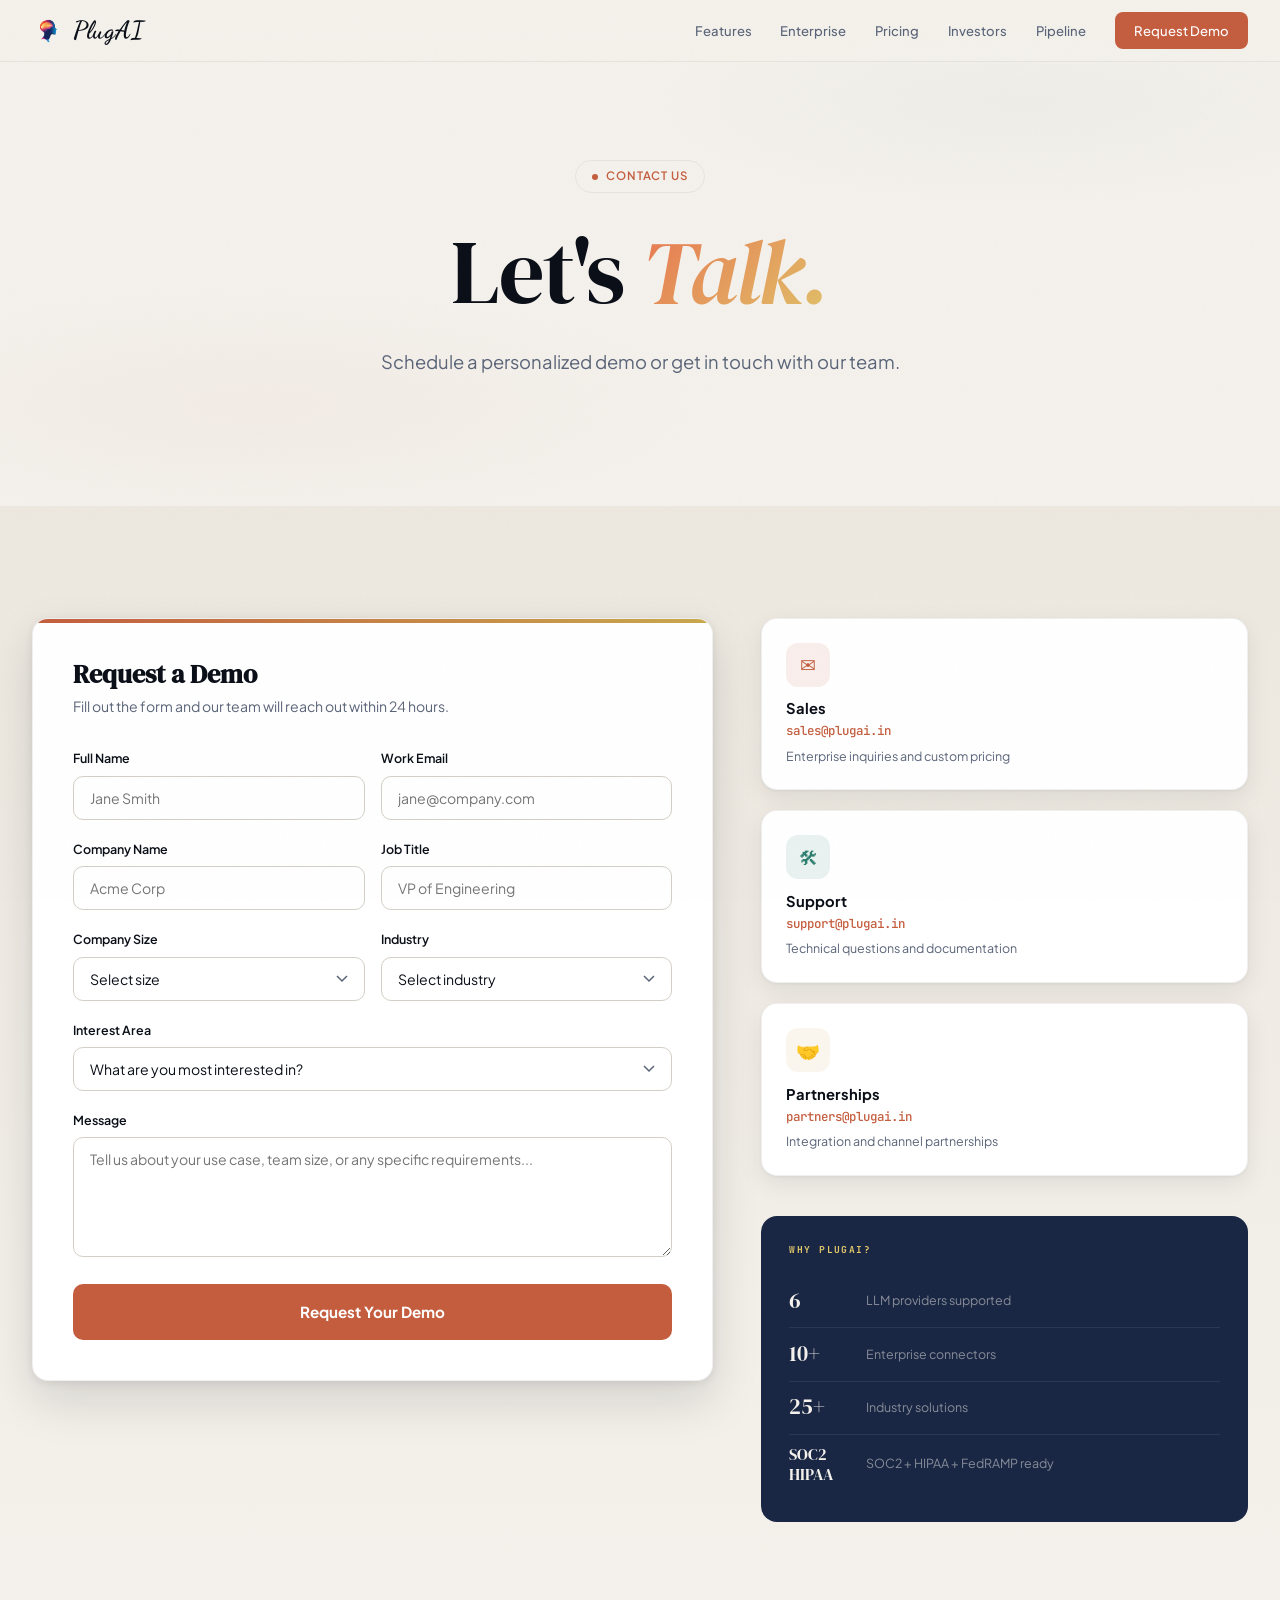
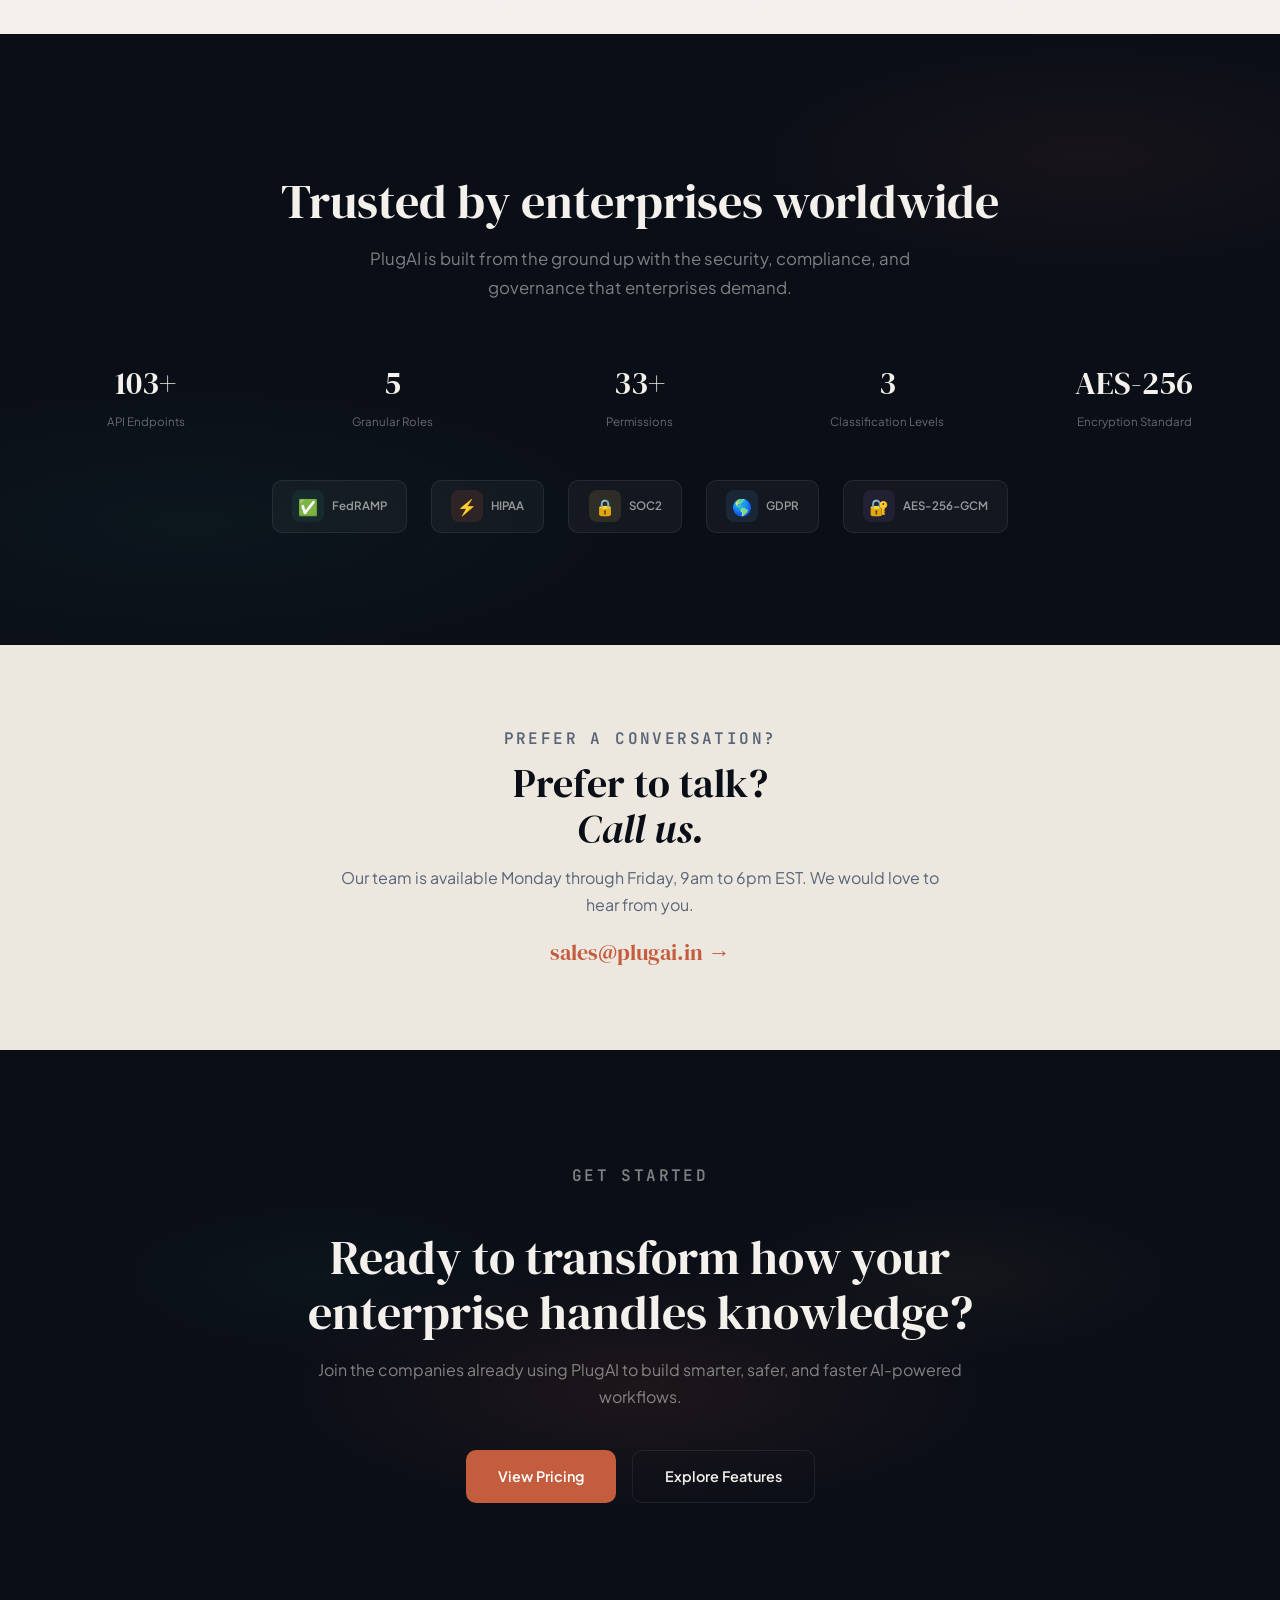
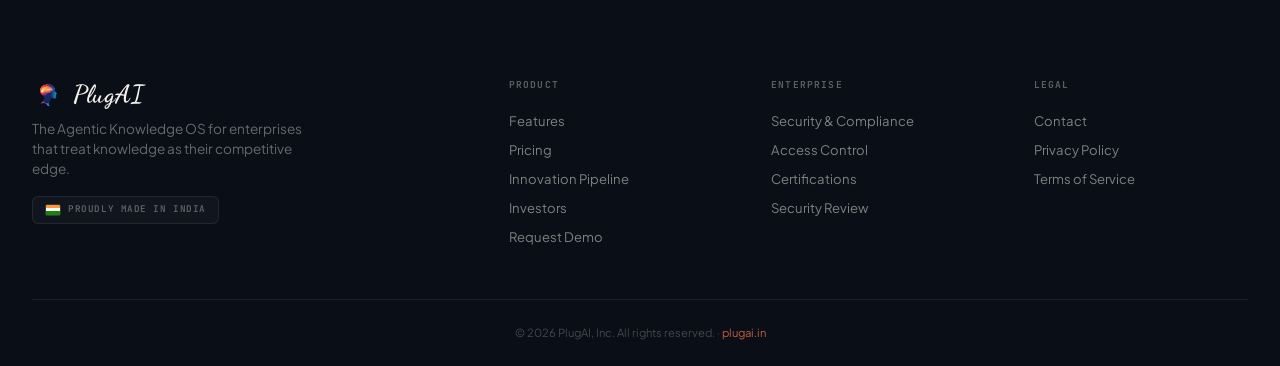
<file: contact.html>
<!DOCTYPE html>
<html lang="en">
<head>
<meta charset="UTF-8">
<meta name="viewport" content="width=device-width, initial-scale=1.0">
<title>PlugAI — Contact & Request a Demo</title>
<link rel="preconnect" href="https://fonts.googleapis.com">
<link rel="preconnect" href="https://fonts.gstatic.com" crossorigin>
<link href="https://fonts.googleapis.com/css2?family=DM+Serif+Display:ital@0;1&family=JetBrains+Mono:wght@400;500;600&family=Plus+Jakarta+Sans:wght@300;400;500;600;700;800&display=swap" rel="stylesheet">
<link rel="apple-touch-icon" sizes="180x180" href="apple-touch-icon.png">
<link rel="icon" type="image/png" sizes="32x32" href="favicon-32x32.png">
<link rel="icon" type="image/png" sizes="16x16" href="favicon-16x16.png">
<link rel="manifest" href="site.webmanifest">
<meta name="theme-color" content="#0a0f1a">
<link rel="stylesheet" href="style.css">
<style>
/* PAGE-SPECIFIC: Contact & Demo */

/* Hero compact */
.contact-hero{
  min-height:auto;padding:10rem 2rem 5rem;
}
.contact-hero .hero-inner{max-width:700px;}

/* Form area gradient */
.form-area{
  background:white;border-radius:var(--radius);padding:2.5rem;
  box-shadow:var(--shadow-lg);border:1px solid var(--edge);
  position:relative;overflow:hidden;
}
.form-area::before{
  content:'';position:absolute;top:0;left:0;right:0;height:4px;
  background:linear-gradient(90deg,var(--accent),var(--gold),var(--teal),var(--accent));
  background-size:300% 100%;
  animation:formGrad 6s ease-in-out infinite;
}
@keyframes formGrad{0%,100%{background-position:0% 50%}50%{background-position:100% 50%}}

.form-area h3{
  font-family:'DM Serif Display',serif;font-size:1.6rem;
  margin-bottom:.35rem;
}
.form-area .form-subtitle{
  font-size:.88rem;color:var(--slate);margin-bottom:2rem;
}

.form-row{display:grid;grid-template-columns:1fr 1fr;gap:1rem;}

.form-select{
  appearance:none;
  background-image:url("data:image/svg+xml,%3Csvg xmlns='http://www.w3.org/2000/svg' width='12' height='8'%3E%3Cpath d='M1 1l5 5 5-5' stroke='%235a6478' stroke-width='1.5' fill='none'/%3E%3C/svg%3E");
  background-repeat:no-repeat;background-position:right 1rem center;
  padding-right:2.5rem;cursor:pointer;
}

.btn-submit{
  width:100%;padding:1rem;border-radius:var(--radius-sm);
  background:var(--accent);color:white;border:none;
  font-size:.95rem;font-weight:700;cursor:pointer;
  transition:all .3s;position:relative;overflow:hidden;
}
.btn-submit:hover{background:var(--accent-glow);transform:translateY(-1px);box-shadow:0 8px 24px rgba(196,93,62,.25);}
.btn-submit::after{
  content:'';position:absolute;top:50%;left:50%;
  width:0;height:0;border-radius:50%;
  background:rgba(255,255,255,.15);
  transition:width .5s,height .5s,top .5s,left .5s;
}

/* Contact cards */
.contact-card{
  background:white;border-radius:var(--radius);padding:1.5rem;
  border:1px solid var(--edge);box-shadow:var(--shadow);
  transition:all .35s ease;position:relative;overflow:hidden;
}
.contact-card::before{
  content:'';position:absolute;bottom:0;left:0;right:0;height:3px;
  transform:scaleX(0);transition:transform .35s ease;
}
.contact-card:hover{
  box-shadow:var(--shadow-lg);transform:translateY(-3px);
}
.contact-card:hover::before{transform:scaleX(1);}
.contact-card:nth-child(1)::before{background:linear-gradient(90deg,var(--accent),var(--gold));}
.contact-card:nth-child(2)::before{background:linear-gradient(90deg,var(--teal),var(--teal-light));}
.contact-card:nth-child(3)::before{background:linear-gradient(90deg,var(--gold),var(--accent));}

.contact-card-icon{
  width:44px;height:44px;border-radius:12px;
  display:flex;align-items:center;justify-content:center;
  font-size:1.2rem;margin-bottom:.85rem;
}
.contact-card h4{font-size:.92rem;font-weight:700;margin-bottom:.2rem;}
.contact-card .contact-email{
  font-family:'JetBrains Mono',monospace;font-size:.78rem;
  color:var(--accent);font-weight:500;display:block;margin-bottom:.35rem;
}
.contact-card .contact-desc{font-size:.78rem;color:var(--slate);line-height:1.5;}

/* Quick facts */
.quick-facts{
  background:var(--navy);border-radius:var(--radius);padding:1.75rem;
  margin-top:1.25rem;
}
.quick-facts h4{
  font-family:'JetBrains Mono',monospace;font-size:.6rem;font-weight:700;
  letter-spacing:.15em;text-transform:uppercase;color:var(--gold-light);
  margin-bottom:1.25rem;
}
.fact-item{
  display:flex;align-items:center;gap:.75rem;
  padding:.55rem 0;border-bottom:1px solid var(--edge-d);
}
.fact-item:last-child{border-bottom:none;}
.fact-num{
  font-family:'DM Serif Display',serif;font-size:1.35rem;
  color:var(--paper);min-width:65px;
}
.fact-label{font-size:.78rem;color:rgba(244,241,236,.5);}

/* Two-col layout */
.contact-grid{
  display:grid;grid-template-columns:1.4fr 1fr;gap:3rem;align-items:start;
}

/* Right sidebar stack */
.contact-sidebar{display:flex;flex-direction:column;gap:1.25rem;}

/* Trust section */
.trust-stats{
  display:grid;grid-template-columns:repeat(5,1fr);gap:1.25rem;
  margin-bottom:3rem;
}
.trust-stat{text-align:center;}
.trust-stat-num{
  font-family:'DM Serif Display',serif;
  font-size:clamp(1.5rem,2.5vw,2.2rem);color:var(--paper);
}
.trust-stat-num span{color:var(--accent-glow);}
.trust-stat-label{font-size:.72rem;color:rgba(244,241,236,.4);margin-top:.25rem;}

.compliance-badges{
  display:flex;align-items:center;justify-content:center;gap:1.5rem;flex-wrap:wrap;
}
.compliance-badge{
  display:flex;align-items:center;gap:.5rem;
  padding:.6rem 1.2rem;border-radius:var(--radius-sm);
  border:1px solid var(--edge-d);background:rgba(244,241,236,.04);
  transition:all .3s;
}
.compliance-badge:hover{border-color:rgba(244,241,236,.12);background:rgba(244,241,236,.07);}
.compliance-badge-icon{
  width:32px;height:32px;border-radius:8px;
  display:flex;align-items:center;justify-content:center;font-size:1rem;
}
.compliance-badge-text{
  font-size:.72rem;font-weight:600;color:rgba(244,241,236,.6);
}

/* CTA call section */
.call-section{
  background:var(--paper-warm);padding:5rem 2rem;text-align:center;
}
.call-inner{max-width:600px;margin:0 auto;}
.call-inner h2{
  font-family:'DM Serif Display',serif;
  font-size:clamp(1.8rem,3.5vw,2.5rem);font-weight:400;
  margin-bottom:.75rem;line-height:1.15;
}
.call-inner p{font-size:1rem;color:var(--slate);line-height:1.7;margin-bottom:.5rem;}
.call-phone{
  font-family:'DM Serif Display',serif;font-size:1.4rem;
  color:var(--accent);display:inline-block;margin-top:.5rem;
}

/* Staggered reveal for contact cards */
.contact-sidebar .contact-card:nth-child(1){transition-delay:.1s;}
.contact-sidebar .contact-card:nth-child(2){transition-delay:.2s;}
.contact-sidebar .contact-card:nth-child(3){transition-delay:.3s;}

/* Form field focus label color */
.form-group:focus-within .form-label{color:var(--accent);}

/* Responsive */
@media(max-width:1024px){
  .contact-grid{grid-template-columns:1fr;gap:2.5rem;}
  .trust-stats{grid-template-columns:repeat(3,1fr);}
}
@media(max-width:768px){
  .contact-hero{padding:8rem 1.5rem 3rem;}
  .form-area{padding:1.75rem;}
  .form-row{grid-template-columns:1fr;}
  .trust-stats{grid-template-columns:repeat(2,1fr);}
  .compliance-badges{gap:.75rem;}
}
</style>
</head>
<body>

<!-- ═══ NAV (light) ═══ -->
<nav>
  <div class="nav-inner">
    <a href="index.html" class="nav-brand"><div class="nav-mark"><img src="plugai-logo.png" alt="PlugAI"></div><span>PlugAI</span></a>
    <div class="nav-menu" id="navMenu">
      <a href="features.html">Features</a><a href="enterprise.html">Enterprise</a>
      <a href="pricing.html">Pricing</a><a href="investors.html">Investors</a><a href="roadmap.html">Pipeline</a>
      <a href="contact.html" class="nav-cta">Request Demo</a>
    </div>
    <button class="nav-toggle" id="navToggle" aria-label="Menu"><span></span><span></span><span></span></button>
  </div>
</nav>

<!-- ═══ HERO ═══ -->
<section class="hero hero-light contact-hero">
  <div class="hero-inner">
    <div class="hero-eyebrow rv">Contact Us</div>
    <h1 class="rv" style="transition-delay:.1s;">Let's <em>Talk.</em></h1>
    <p class="hero-sub rv" style="transition-delay:.2s;">Schedule a personalized demo or get in touch with our team.</p>
  </div>
</section>

<!-- ═══ MAIN FORM + CONTACT SECTION ═══ -->
<section class="sec-warm">
  <div class="sec-inner">
    <div class="contact-grid">

      <!-- Left: Form -->
      <div class="form-area rv">
        <h3>Request a Demo</h3>
        <p class="form-subtitle">Fill out the form and our team will reach out within 24 hours.</p>
        <form id="demoForm" onsubmit="return false;">
          <div class="form-row">
            <div class="form-group">
              <label class="form-label" for="fullName">Full Name</label>
              <input class="form-input" type="text" id="fullName" name="fullName" placeholder="Jane Smith" required>
            </div>
            <div class="form-group">
              <label class="form-label" for="workEmail">Work Email</label>
              <input class="form-input" type="email" id="workEmail" name="workEmail" placeholder="jane@company.com" required>
            </div>
          </div>
          <div class="form-row">
            <div class="form-group">
              <label class="form-label" for="company">Company Name</label>
              <input class="form-input" type="text" id="company" name="company" placeholder="Acme Corp" required>
            </div>
            <div class="form-group">
              <label class="form-label" for="jobTitle">Job Title</label>
              <input class="form-input" type="text" id="jobTitle" name="jobTitle" placeholder="VP of Engineering">
            </div>
          </div>
          <div class="form-row">
            <div class="form-group">
              <label class="form-label" for="companySize">Company Size</label>
              <select class="form-select" id="companySize" name="companySize" required>
                <option value="" disabled selected>Select size</option>
                <option value="1-50">1 - 50</option>
                <option value="51-200">51 - 200</option>
                <option value="201-1000">201 - 1,000</option>
                <option value="1001-5000">1,001 - 5,000</option>
                <option value="5000+">5,000+</option>
              </select>
            </div>
            <div class="form-group">
              <label class="form-label" for="industry">Industry</label>
              <select class="form-select" id="industry" name="industry" required>
                <option value="" disabled selected>Select industry</option>
                <option value="Healthcare">Healthcare</option>
                <option value="Financial Services">Financial Services</option>
                <option value="Legal">Legal</option>
                <option value="Manufacturing">Manufacturing</option>
                <option value="Technology">Technology</option>
                <option value="Government">Government</option>
                <option value="Defense">Defense</option>
                <option value="Education">Education</option>
                <option value="Consulting">Consulting</option>
                <option value="Retail">Retail</option>
                <option value="Other">Other</option>
              </select>
            </div>
          </div>
          <div class="form-group">
            <label class="form-label" for="interest">Interest Area</label>
            <select class="form-select" id="interest" name="interest" required>
              <option value="" disabled selected>What are you most interested in?</option>
              <option value="Knowledge Management">Knowledge Management</option>
              <option value="AI Chat (CwyoD)">AI Chat (CwyoD)</option>
              <option value="Agent Builder">Agent Builder</option>
              <option value="Enterprise Security">Enterprise Security</option>
              <option value="Full Platform Demo">Full Platform Demo</option>
            </select>
          </div>
          <div class="form-group">
            <label class="form-label" for="message">Message</label>
            <textarea class="form-textarea" id="message" name="message" placeholder="Tell us about your use case, team size, or any specific requirements..."></textarea>
          </div>
          <button type="submit" class="btn-submit">Request Your Demo</button>
        </form>
      </div>

      <!-- Right: Contact info + Quick facts -->
      <div class="contact-sidebar">

        <!-- Sales -->
        <div class="contact-card rv">
          <div class="contact-card-icon" style="background:rgba(196,93,62,.1);color:var(--accent);">&#9993;</div>
          <h4>Sales</h4>
          <a href="mailto:sales@plugai.in" class="contact-email">sales@plugai.in</a>
          <p class="contact-desc">Enterprise inquiries and custom pricing</p>
        </div>

        <!-- Support -->
        <div class="contact-card rv">
          <div class="contact-card-icon" style="background:rgba(42,125,110,.1);color:var(--teal);">&#128736;</div>
          <h4>Support</h4>
          <a href="mailto:support@plugai.in" class="contact-email">support@plugai.in</a>
          <p class="contact-desc">Technical questions and documentation</p>
        </div>

        <!-- Partnerships -->
        <div class="contact-card rv">
          <div class="contact-card-icon" style="background:rgba(201,168,76,.1);color:var(--gold);">&#129309;</div>
          <h4>Partnerships</h4>
          <a href="mailto:partners@plugai.in" class="contact-email">partners@plugai.in</a>
          <p class="contact-desc">Integration and channel partnerships</p>
        </div>

        <!-- Quick Facts -->
        <div class="quick-facts rv" style="transition-delay:.35s;">
          <h4>Why PlugAI?</h4>
          <div class="fact-item">
            <span class="fact-num">6</span>
            <span class="fact-label">LLM providers supported</span>
          </div>
          <div class="fact-item">
            <span class="fact-num">10+</span>
            <span class="fact-label">Enterprise connectors</span>
          </div>
          <div class="fact-item">
            <span class="fact-num">25+</span>
            <span class="fact-label">Industry solutions</span>
          </div>
          <div class="fact-item">
            <span class="fact-num" style="font-size:1rem;line-height:1.3;">SOC2<br>HIPAA</span>
            <span class="fact-label">SOC2 + HIPAA + FedRAMP ready</span>
          </div>
        </div>

      </div>
    </div>
  </div>
</section>

<!-- ═══ TRUST SECTION ═══ -->
<section class="sec-dark">
  <div class="sec-inner" style="text-align:center;">
    <p class="label label-dark rv">Enterprise Ready</p>
    <h2 class="stitle rv" style="transition-delay:.1s;color:var(--paper);">Trusted by enterprises worldwide</h2>
    <p class="sdesc sdesc-dark rv" style="transition-delay:.2s;margin:0 auto 3.5rem;">PlugAI is built from the ground up with the security, compliance, and governance that enterprises demand.</p>

    <!-- Stats -->
    <div class="trust-stats rv" style="transition-delay:.25s;">
      <div class="trust-stat">
        <div class="trust-stat-num" data-count="108" data-suffix="+">0</div>
        <div class="trust-stat-label">API Endpoints</div>
      </div>
      <div class="trust-stat">
        <div class="trust-stat-num" data-count="6">0</div>
        <div class="trust-stat-label">Granular Roles</div>
      </div>
      <div class="trust-stat">
        <div class="trust-stat-num" data-count="35" data-suffix="+">0</div>
        <div class="trust-stat-label">Permissions</div>
      </div>
      <div class="trust-stat">
        <div class="trust-stat-num" data-count="4">0</div>
        <div class="trust-stat-label">Classification Levels</div>
      </div>
      <div class="trust-stat">
        <div class="trust-stat-num">AES-256</div>
        <div class="trust-stat-label">Encryption Standard</div>
      </div>
    </div>

    <!-- Compliance badges -->
    <div class="compliance-badges rv" style="transition-delay:.35s;">
      <div class="compliance-badge">
        <div class="compliance-badge-icon" style="background:rgba(42,125,110,.15);color:var(--teal-light);">&#9989;</div>
        <span class="compliance-badge-text">FedRAMP</span>
      </div>
      <div class="compliance-badge">
        <div class="compliance-badge-icon" style="background:rgba(196,93,62,.15);color:var(--accent-glow);">&#9889;</div>
        <span class="compliance-badge-text">HIPAA</span>
      </div>
      <div class="compliance-badge">
        <div class="compliance-badge-icon" style="background:rgba(201,168,76,.15);color:var(--gold-light);">&#128274;</div>
        <span class="compliance-badge-text">SOC2</span>
      </div>
      <div class="compliance-badge">
        <div class="compliance-badge-icon" style="background:rgba(74,127,181,.15);color:var(--sky);">&#127758;</div>
        <span class="compliance-badge-text">GDPR</span>
      </div>
      <div class="compliance-badge">
        <div class="compliance-badge-icon" style="background:rgba(123,94,167,.15);color:var(--violet);">&#128272;</div>
        <span class="compliance-badge-text">AES-256-GCM</span>
      </div>
    </div>
  </div>
</section>

<!-- ═══ CALL CTA ═══ -->
<section class="call-section">
  <div class="call-inner rv">
    <p class="label">Prefer a conversation?</p>
    <h2>Prefer to talk?<br><em style="font-style:italic;">Call us.</em></h2>
    <p>Our team is available Monday through Friday, 9am to 6pm EST. We would love to hear from you.</p>
    <a href="mailto:sales@plugai.in" class="call-phone">sales@plugai.in &rarr;</a>
  </div>
</section>

<!-- ═══ CTA SECTION ═══ -->
<section class="cta-section">
  <div class="cta-inner rv">
    <p class="label label-dark">Get Started</p>
    <h2>Ready to transform how your<br>enterprise handles knowledge?</h2>
    <p>Join the companies already using PlugAI to build smarter, safer, and faster AI-powered workflows.</p>
    <div style="display:flex;gap:1rem;justify-content:center;flex-wrap:wrap;">
      <a href="pricing.html" class="btn btn-primary">View Pricing</a>
      <a href="features.html" class="btn btn-ghost-dark">Explore Features</a>
    </div>
  </div>
</section>

<!-- ═══ FOOTER ═══ -->
<footer>
  <div class="footer-inner">
    <div class="footer-brand">
      <a href="index.html" class="nav-brand">
        <div class="nav-mark"><img src="plugai-logo-white.png" alt="PlugAI"></div>
        <span style="color:var(--paper);">PlugAI</span>
      </a>
      <p>The Agentic Knowledge OS for enterprises that treat knowledge as their competitive edge.</p>
      <div class="footer-mii">
        <span class="footer-mii-flag" aria-hidden="true"><span class="saffron"></span><span class="white"></span><span class="green"></span></span>
        <span>Proudly Made in India</span>
      </div>
    </div>
    <div class="footer-col">
      <h4>Product</h4>
      <a href="features.html">Features</a>
      <a href="pricing.html">Pricing</a>
      <a href="roadmap.html">Innovation Pipeline</a>
      <a href="investors.html">Investors</a>
      <a href="contact.html">Request Demo</a>
    </div>
    <div class="footer-col">
      <h4>Enterprise</h4>
      <a href="enterprise.html">Security &amp; Compliance</a>
      <a href="enterprise.html#rbac">Access Control</a>
      <a href="enterprise.html#compliance">Certifications</a>
      <a href="contact.html">Security Review</a>
    </div>
    <div class="footer-col">
      <h4>Legal</h4>
      <a href="contact.html">Contact</a>
      <a href="privacy.html">Privacy Policy</a>
      <a href="terms.html">Terms of Service</a>
    </div>
  </div>
  <div class="footer-bottom">
    <p>&copy; 2026 PlugAI, Inc. All rights reserved. &middot; <span>plugai.in</span></p>
  </div>
</footer>

<script src="main.js"></script>
</body>
</html>
</file>
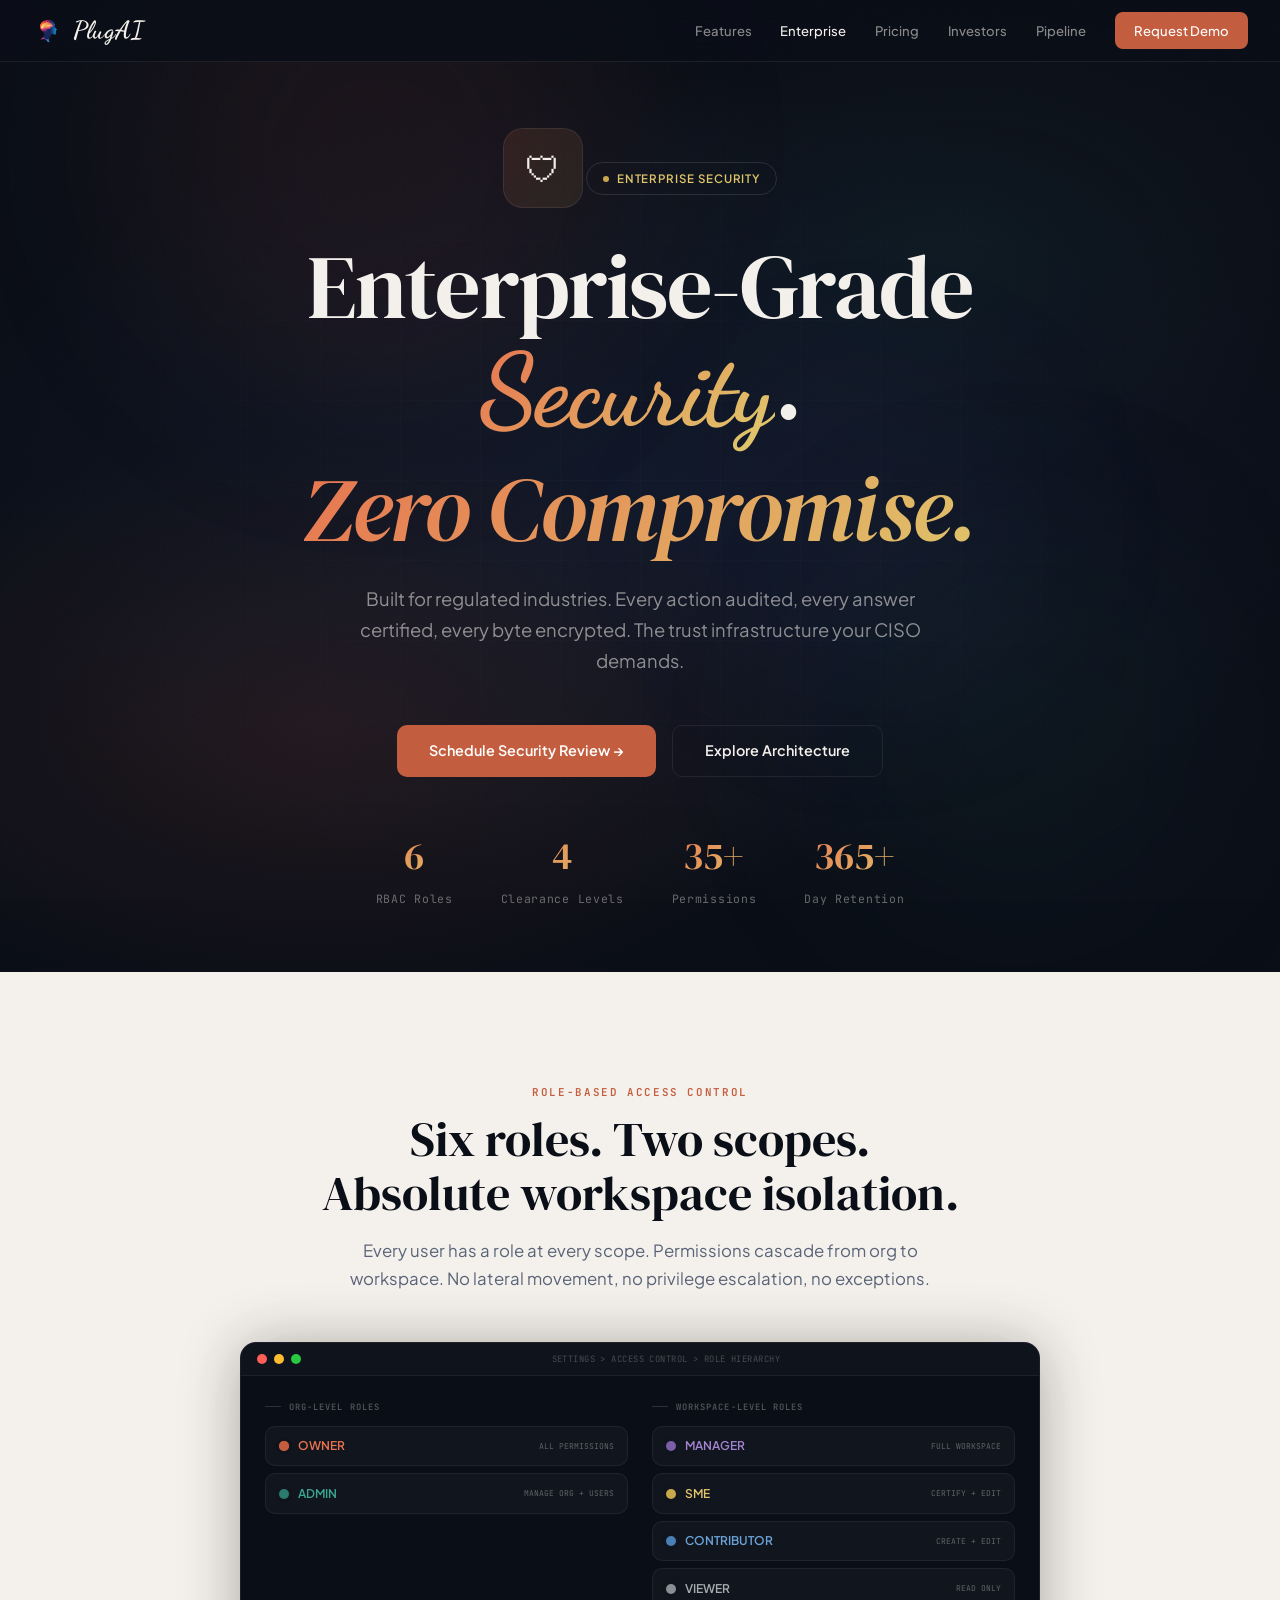
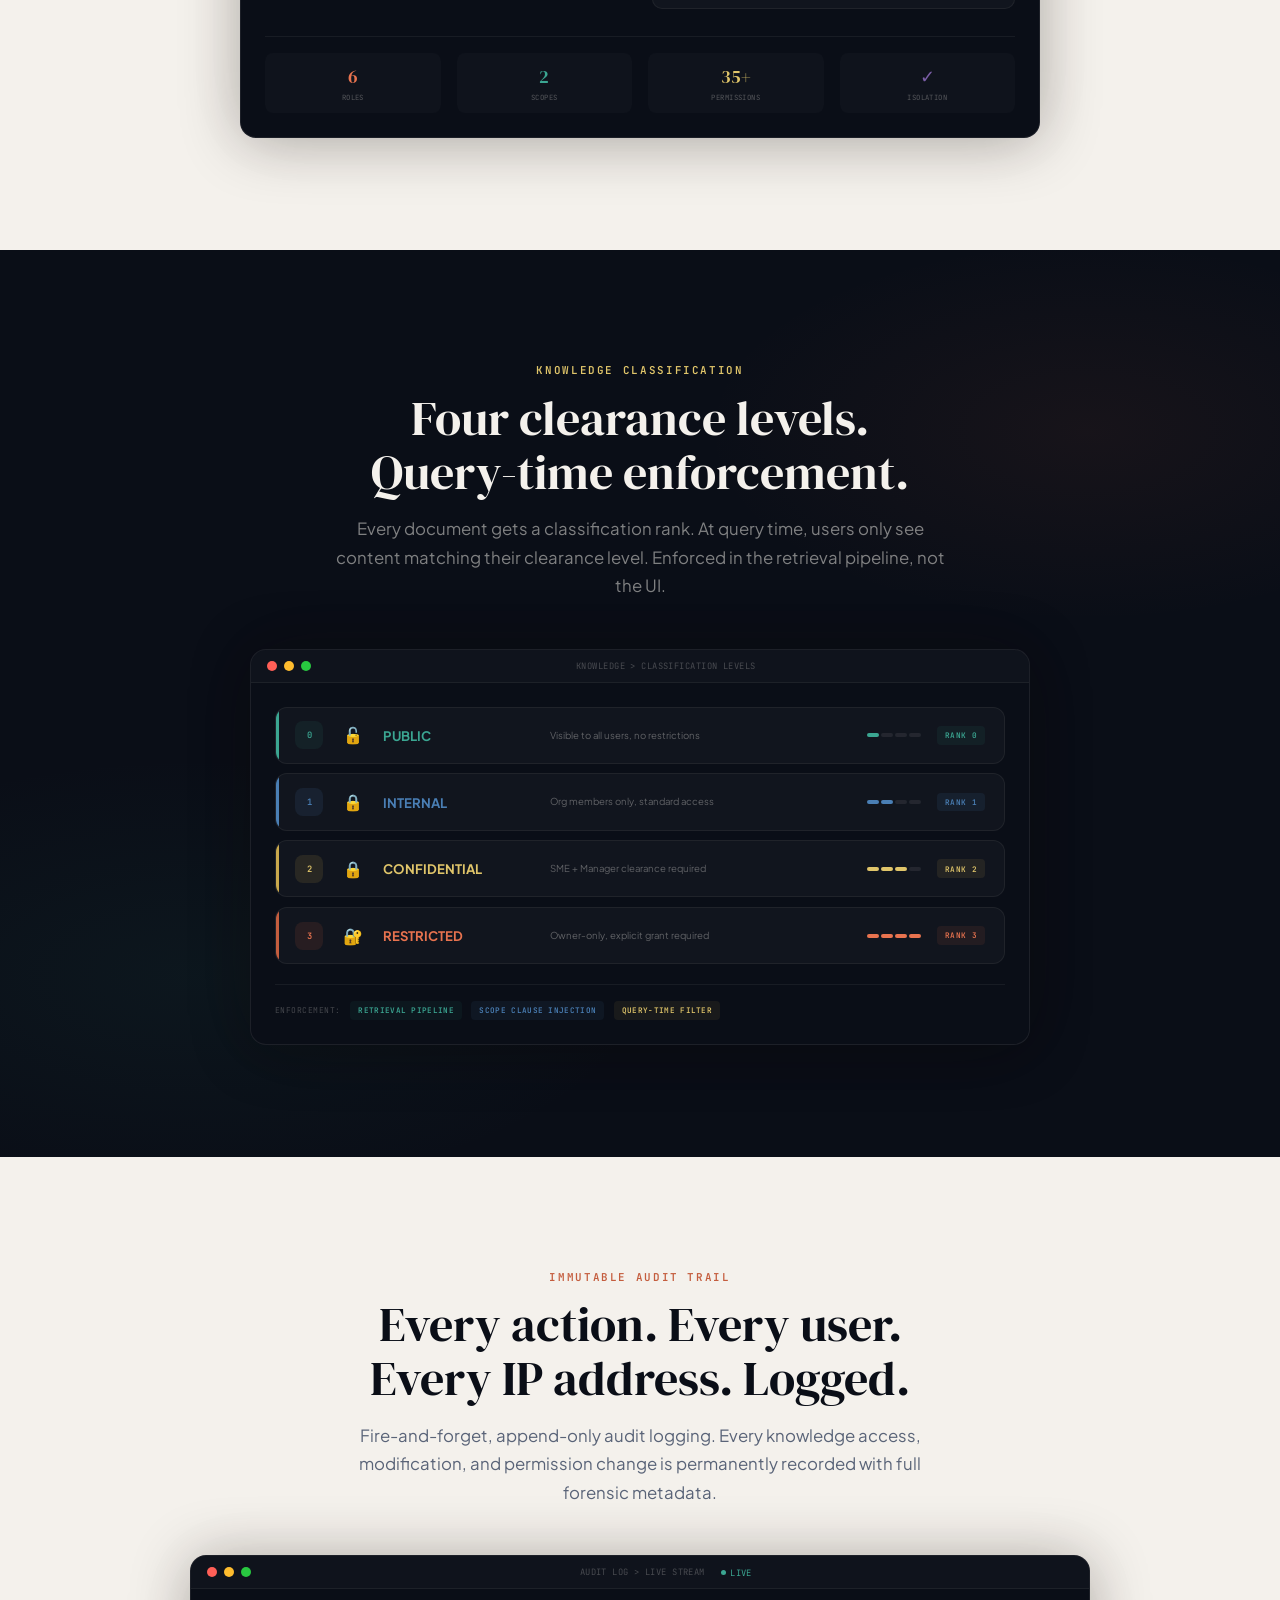
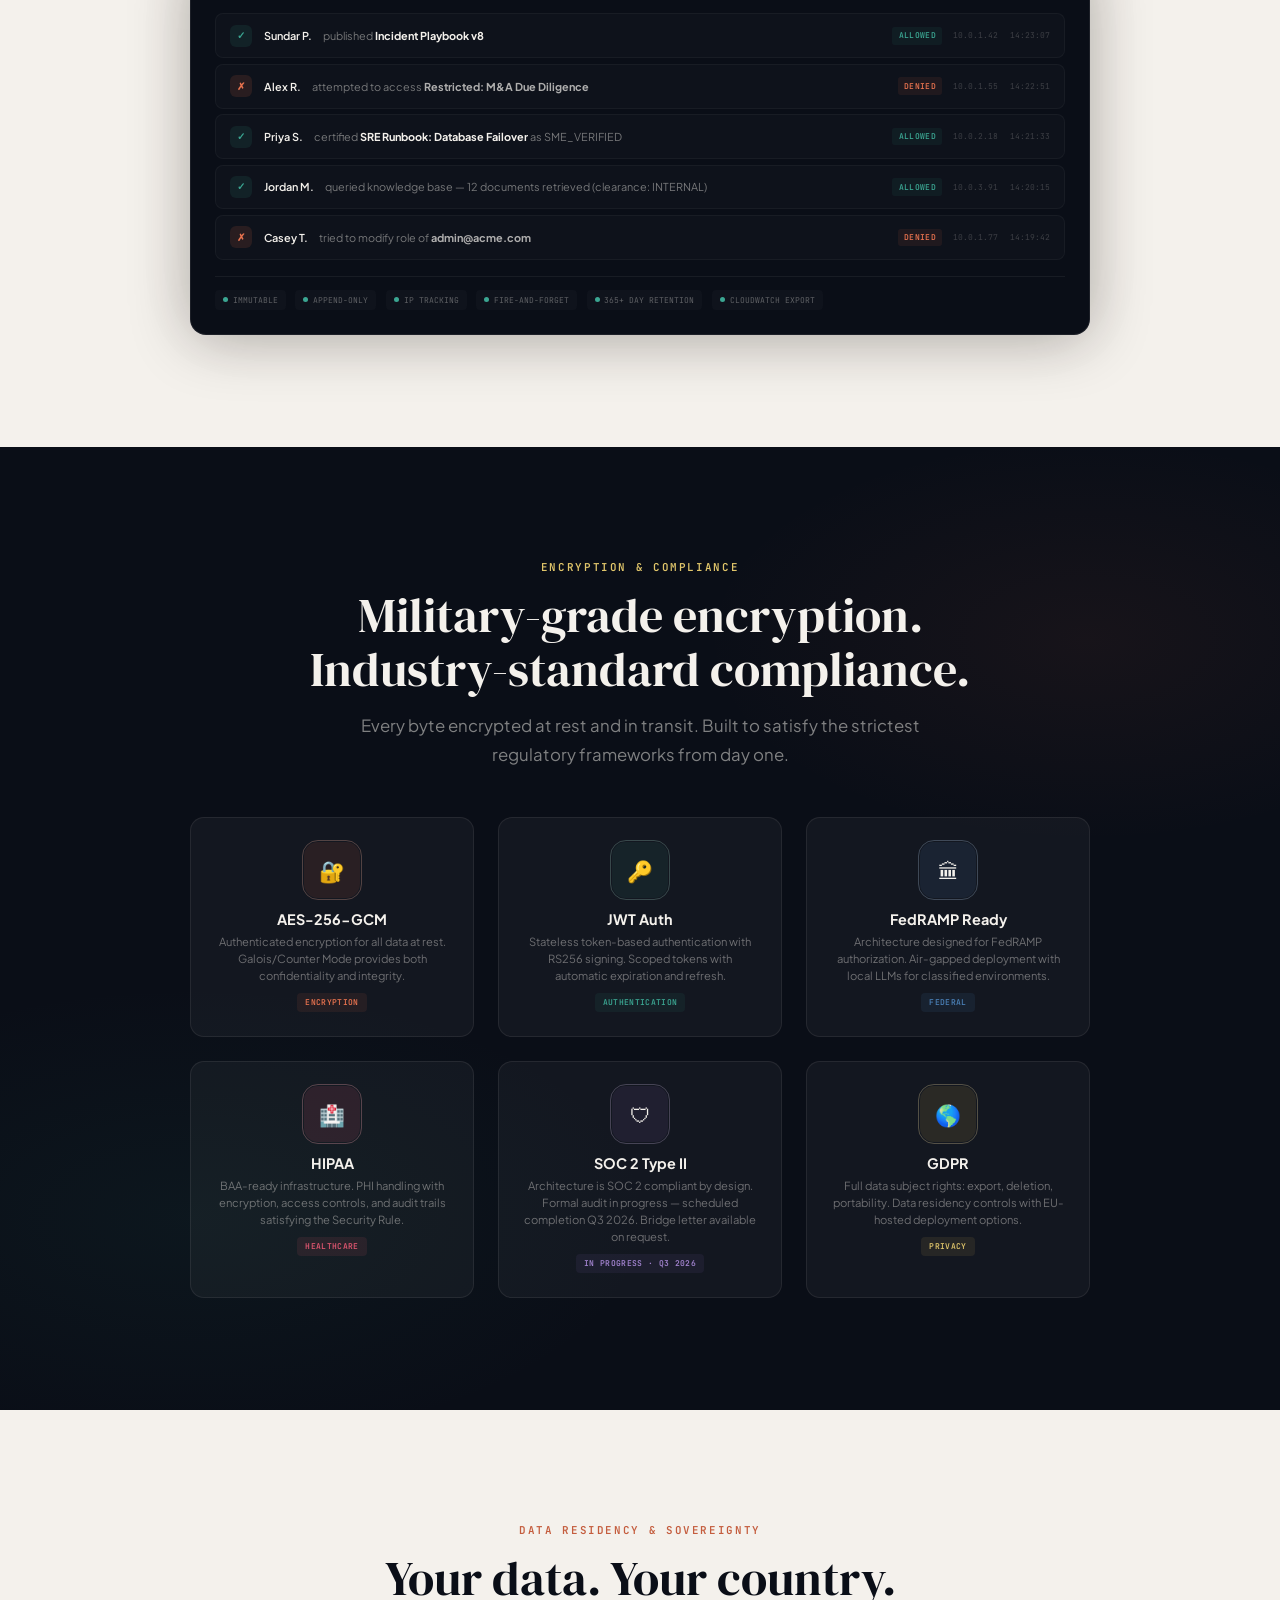
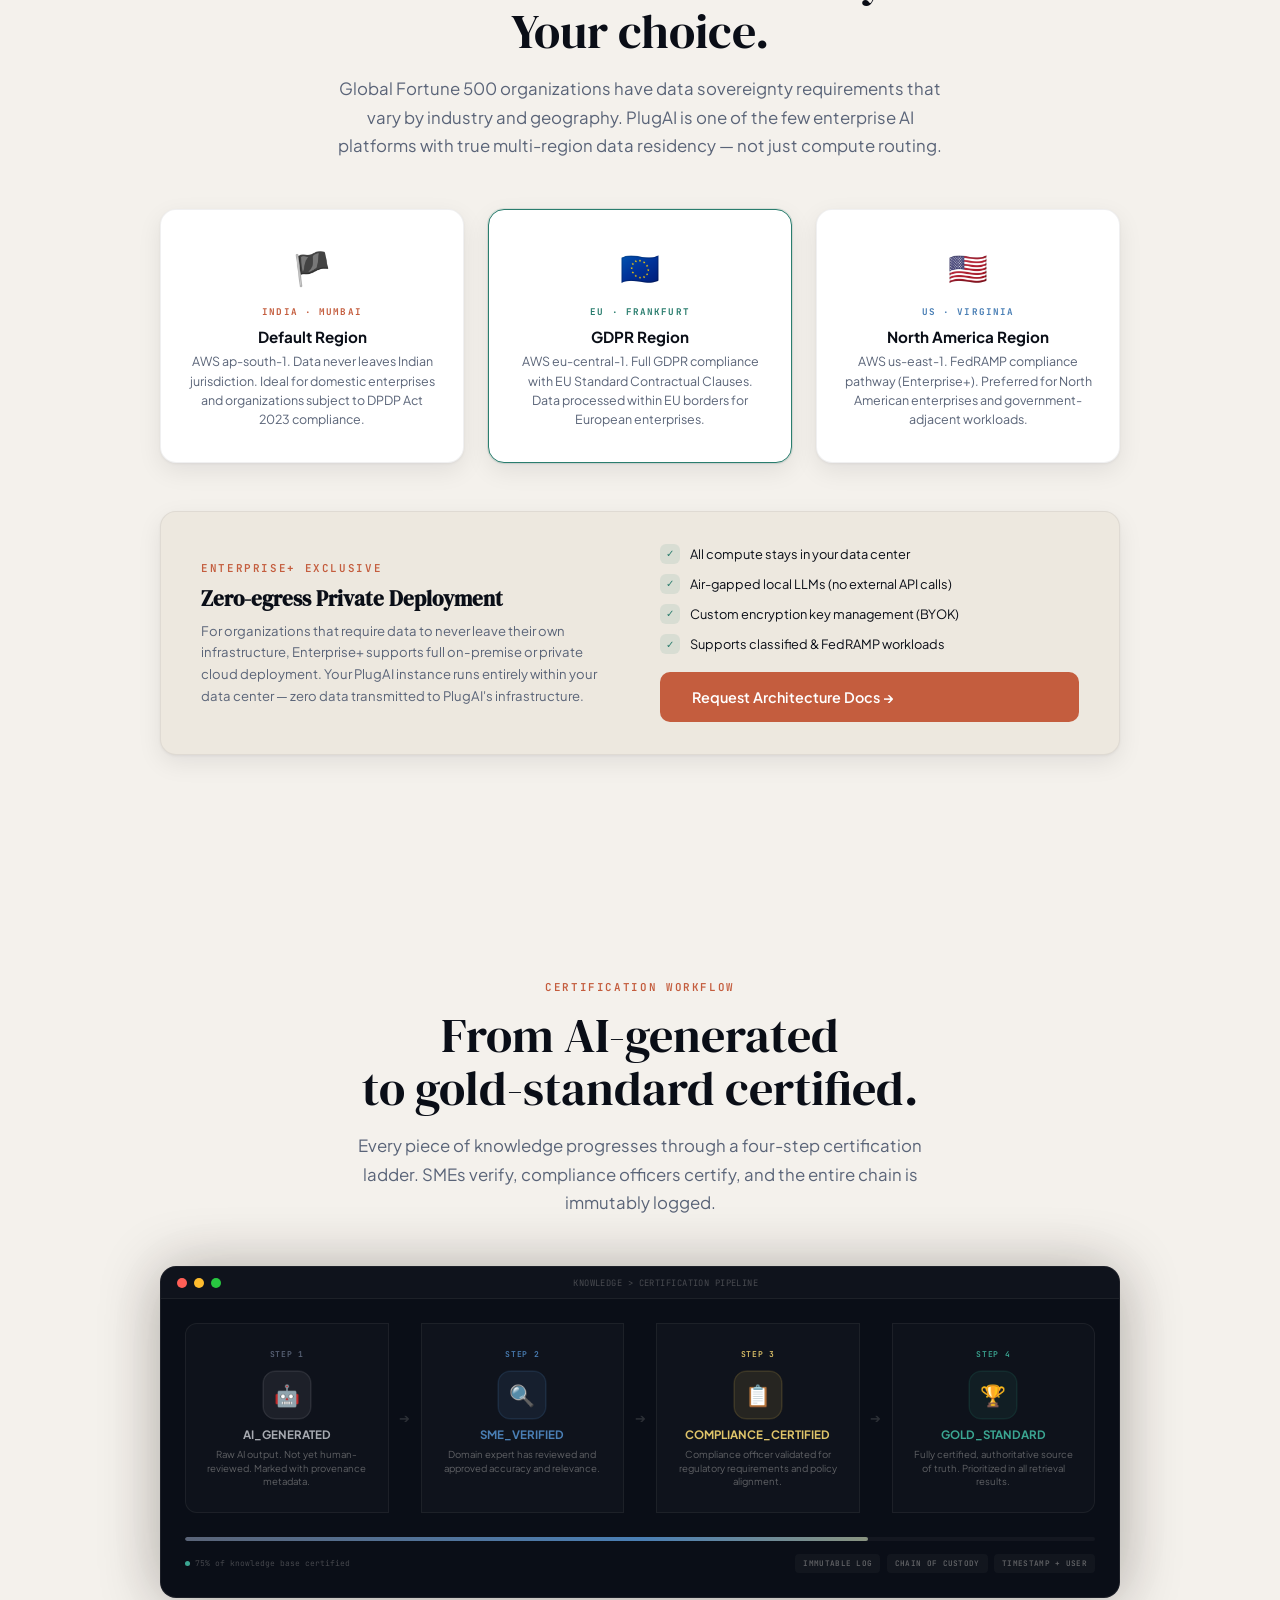
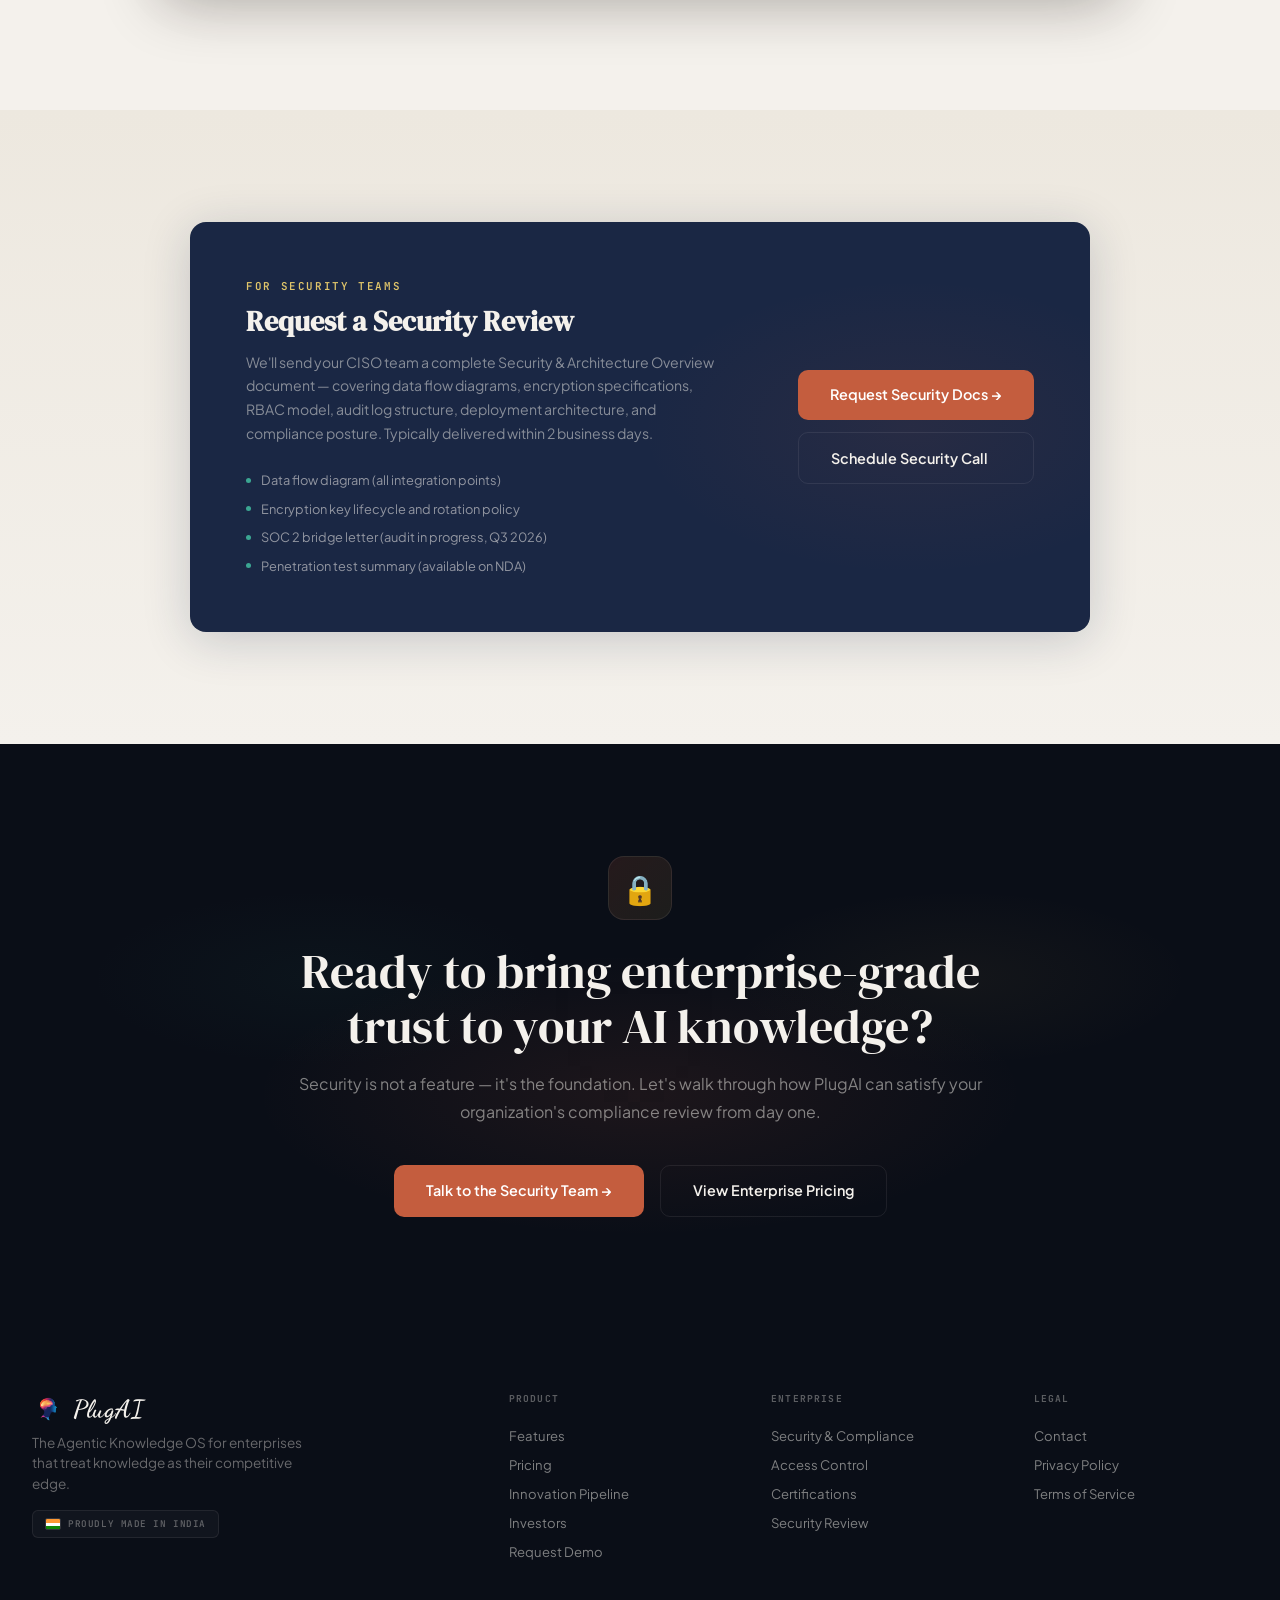
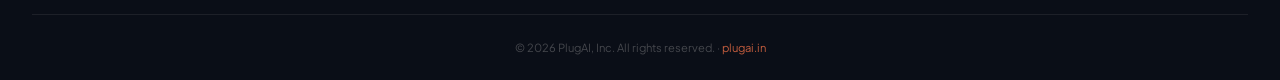
<file: enterprise.html>
<!DOCTYPE html>
<html lang="en">
<head>
<meta charset="UTF-8">
<meta name="viewport" content="width=device-width, initial-scale=1.0">
<title>PlugAI — Enterprise Security &amp; Compliance</title>
<link rel="preconnect" href="https://fonts.googleapis.com">
<link rel="preconnect" href="https://fonts.gstatic.com" crossorigin>
<link href="https://fonts.googleapis.com/css2?family=DM+Serif+Display:ital@0;1&family=JetBrains+Mono:wght@400;500;600&family=Plus+Jakarta+Sans:wght@300;400;500;600;700;800&display=swap" rel="stylesheet">
<link rel="apple-touch-icon" sizes="180x180" href="apple-touch-icon.png">
<link rel="icon" type="image/png" sizes="32x32" href="favicon-32x32.png">
<link rel="icon" type="image/png" sizes="16x16" href="favicon-16x16.png">
<link rel="manifest" href="site.webmanifest">
<meta name="theme-color" content="#0a0f1a">
<link rel="stylesheet" href="style.css">
<style>
/* ═══ ENTERPRISE PAGE-SPECIFIC STYLES ═══ */

/* Cycling cursive term */
#ent-cycle{display:inline-block;overflow:visible;will-change:clip-path,opacity;}

/* Hero gradient text */
.ent-hero-gradient{
  background:linear-gradient(135deg,var(--accent-glow) 0%,var(--gold-light) 30%,var(--teal-light) 60%,var(--accent-glow) 100%);
  background-size:300% 300%;
  -webkit-background-clip:text;-webkit-text-fill-color:transparent;background-clip:text;
  animation:entGrad 6s ease-in-out infinite;
}
@keyframes entGrad{0%,100%{background-position:0% 50%}50%{background-position:100% 50%}}

/* Hero radial pulse rings */
.hero-rings{position:absolute;inset:0;overflow:hidden;pointer-events:none;}
.hero-ring{
  position:absolute;border-radius:50%;border:1px solid rgba(244,241,236,.04);
  top:50%;left:50%;transform:translate(-50%,-50%) scale(0);
  animation:ringPulse 6s ease-out infinite;
}
.hero-ring:nth-child(1){width:400px;height:400px;animation-delay:0s;}
.hero-ring:nth-child(2){width:700px;height:700px;animation-delay:1.5s;}
.hero-ring:nth-child(3){width:1000px;height:1000px;animation-delay:3s;}
@keyframes ringPulse{
  0%{transform:translate(-50%,-50%) scale(0);opacity:.6}
  100%{transform:translate(-50%,-50%) scale(1.5);opacity:0}
}

/* Floating security orbs */
.sec-orb{position:absolute;border-radius:50%;filter:blur(90px);pointer-events:none;animation:secOrbFloat 16s ease-in-out infinite;}
.sec-orb-1{width:500px;height:500px;top:-10%;left:10%;background:rgba(196,93,62,.08);animation-delay:0s;}
.sec-orb-2{width:400px;height:400px;bottom:5%;right:5%;background:rgba(42,125,110,.06);animation-delay:-6s;}
.sec-orb-3{width:300px;height:300px;top:40%;right:20%;background:rgba(123,94,167,.05);animation-delay:-11s;}
@keyframes secOrbFloat{
  0%,100%{transform:translate(0,0) scale(1)}
  33%{transform:translate(20px,-15px) scale(1.06)}
  66%{transform:translate(-15px,10px) scale(.94)}
}

/* Shield icon animation */
.shield-icon{
  display:inline-flex;align-items:center;justify-content:center;
  width:80px;height:80px;border-radius:20px;margin-bottom:2rem;
  background:linear-gradient(135deg,rgba(196,93,62,.15),rgba(201,168,76,.1));
  border:1px solid rgba(244,241,236,.08);
  font-size:2.2rem;
  animation:shieldGlow 3s ease-in-out infinite;
}
@keyframes shieldGlow{
  0%,100%{box-shadow:0 0 30px rgba(196,93,62,.1),0 0 60px rgba(196,93,62,.05)}
  50%{box-shadow:0 0 40px rgba(196,93,62,.2),0 0 80px rgba(196,93,62,.1)}
}

/* Stats row */
.ent-stats{display:flex;justify-content:center;gap:3rem;margin-top:3rem;flex-wrap:wrap;}
.ent-stat{text-align:center;}
.ent-stat-num{
  font-family:'DM Serif Display',serif;font-size:2.4rem;
  background:linear-gradient(135deg,var(--accent-glow),var(--gold-light));
  -webkit-background-clip:text;-webkit-text-fill-color:transparent;background-clip:text;
}
.ent-stat-label{font-size:.72rem;color:rgba(244,241,236,.4);margin-top:.2rem;font-family:'JetBrains Mono',monospace;letter-spacing:.06em;}

/* Mock UI panel base */
.mock-panel{
  background:var(--ink);border:1px solid rgba(244,241,236,.08);
  border-radius:16px;overflow:hidden;
  box-shadow:0 4px 60px rgba(0,0,0,.3),0 0 80px rgba(196,93,62,.03);
}
.mock-panel-bar{
  display:flex;align-items:center;gap:.45rem;
  padding:.55rem 1rem;border-bottom:1px solid rgba(244,241,236,.06);
  background:rgba(244,241,236,.02);
}
.mock-panel-title{
  flex:1;text-align:center;font-family:'JetBrains Mono',monospace;
  font-size:.55rem;color:rgba(244,241,236,.25);letter-spacing:.05em;
}
.mock-panel-body{padding:1.5rem;}

/* RBAC role cards */
.rbac-grid{display:grid;grid-template-columns:1fr 1fr;gap:1.5rem;}
.rbac-col-title{
  font-family:'JetBrains Mono',monospace;font-size:.55rem;font-weight:600;
  letter-spacing:.12em;text-transform:uppercase;color:rgba(244,241,236,.3);
  margin-bottom:.75rem;display:flex;align-items:center;gap:.5rem;
}
.rbac-col-title::before{
  content:'';width:16px;height:1px;background:rgba(244,241,236,.15);
}
.rbac-role{
  display:flex;align-items:center;gap:.6rem;
  padding:.6rem .8rem;border-radius:10px;
  background:rgba(244,241,236,.03);border:1px solid rgba(244,241,236,.06);
  margin-bottom:.45rem;
  transition:all .3s;animation:roleSlide .6s ease-out both;
}
.rbac-role:hover{background:rgba(244,241,236,.06);border-color:rgba(244,241,236,.1);transform:translateX(4px);}
.rbac-role-dot{width:10px;height:10px;border-radius:50%;flex-shrink:0;position:relative;}
.rbac-role-dot::after{
  content:'';position:absolute;inset:-3px;border-radius:50%;
  border:1px solid;opacity:.3;
}
.rbac-role-name{font-size:.75rem;font-weight:600;color:var(--paper);}
.rbac-role-perms{
  font-family:'JetBrains Mono',monospace;font-size:.5rem;
  color:rgba(244,241,236,.35);margin-left:auto;
}
@keyframes roleSlide{from{opacity:0;transform:translateX(-20px)}to{opacity:1;transform:translateX(0)}}
.rbac-role:nth-child(2){animation-delay:.08s;}
.rbac-role:nth-child(3){animation-delay:.16s;}
.rbac-role:nth-child(4){animation-delay:.24s;}
.rbac-role:nth-child(5){animation-delay:.32s;}
.rbac-role:nth-child(6){animation-delay:.4s;}

/* RBAC stats bar */
.rbac-stats{
  display:flex;gap:1rem;margin-top:1.25rem;padding-top:1rem;
  border-top:1px solid rgba(244,241,236,.06);
}
.rbac-stat{
  flex:1;text-align:center;padding:.6rem;border-radius:8px;
  background:rgba(244,241,236,.02);
}
.rbac-stat-num{font-family:'DM Serif Display',serif;font-size:1.1rem;color:var(--paper);}
.rbac-stat-lbl{font-family:'JetBrains Mono',monospace;font-size:.45rem;color:rgba(244,241,236,.3);letter-spacing:.06em;margin-top:.1rem;}

/* Classification bars */
.class-bar{
  display:flex;align-items:center;gap:1rem;
  padding:.85rem 1.2rem;border-radius:12px;
  background:rgba(244,241,236,.03);border:1px solid rgba(244,241,236,.06);
  margin-bottom:.6rem;position:relative;overflow:hidden;
  transition:all .4s;
}
.class-bar:hover{background:rgba(244,241,236,.06);transform:translateX(6px);}
.class-bar::before{
  content:'';position:absolute;left:0;top:0;bottom:0;width:3px;
}
.class-bar-public::before{background:var(--teal-light);}
.class-bar-internal::before{background:var(--sky);}
.class-bar-confidential::before{background:var(--gold);}
.class-bar-restricted::before{background:var(--accent);}
.class-rank{
  font-family:'JetBrains Mono',monospace;font-size:.55rem;font-weight:600;
  width:28px;height:28px;border-radius:8px;display:flex;align-items:center;justify-content:center;
  flex-shrink:0;
}
.class-lock{font-size:1rem;flex-shrink:0;width:28px;text-align:center;}
.class-name{font-size:.82rem;font-weight:700;color:var(--paper);flex:1;}
.class-desc{font-size:.6rem;color:rgba(244,241,236,.35);flex:2;}
.class-badge{
  font-family:'JetBrains Mono',monospace;font-size:.48rem;font-weight:600;
  padding:.2rem .5rem;border-radius:4px;letter-spacing:.04em;flex-shrink:0;
}

/* Clearance strength meter */
.class-strength{
  display:flex;gap:2px;flex-shrink:0;
}
.class-strength-bar{width:12px;height:4px;border-radius:2px;background:rgba(244,241,236,.08);}
.class-strength-bar.filled{background:currentColor;}

/* Audit log mock */
.audit-entry{
  display:flex;align-items:center;gap:.7rem;
  padding:.65rem .9rem;border-radius:8px;
  margin-bottom:.35rem;font-size:.68rem;
  background:rgba(244,241,236,.02);border:1px solid rgba(244,241,236,.04);
  transition:all .3s;animation:auditFade .5s ease-out both;
}
.audit-entry:hover{background:rgba(244,241,236,.05);}
.audit-entry:nth-child(2){animation-delay:.12s;}
.audit-entry:nth-child(3){animation-delay:.24s;}
.audit-entry:nth-child(4){animation-delay:.36s;}
.audit-entry:nth-child(5){animation-delay:.48s;}
@keyframes auditFade{from{opacity:0;transform:translateY(8px)}to{opacity:1;transform:translateY(0)}}
.audit-status{
  width:22px;height:22px;border-radius:6px;display:flex;align-items:center;justify-content:center;
  font-size:.6rem;font-weight:700;flex-shrink:0;
}
.audit-allow{background:rgba(42,125,110,.15);color:var(--teal-light);}
.audit-deny{background:rgba(196,93,62,.15);color:var(--accent-glow);}
.audit-user{font-weight:600;color:var(--paper);white-space:nowrap;}
.audit-action{color:rgba(244,241,236,.45);flex:1;}
.audit-verdict{
  font-family:'JetBrains Mono',monospace;font-size:.5rem;font-weight:600;
  padding:.15rem .4rem;border-radius:3px;letter-spacing:.04em;flex-shrink:0;
}
.audit-verdict-allow{background:rgba(42,125,110,.1);color:var(--teal-light);}
.audit-verdict-deny{background:rgba(196,93,62,.1);color:var(--accent-glow);}
.audit-ip{
  font-family:'JetBrains Mono',monospace;font-size:.5rem;
  color:rgba(244,241,236,.2);flex-shrink:0;
}
.audit-time{
  font-family:'JetBrains Mono',monospace;font-size:.5rem;
  color:rgba(244,241,236,.2);flex-shrink:0;
}

/* Audit features strip */
.audit-features{
  display:flex;gap:.6rem;margin-top:1rem;padding-top:.8rem;
  border-top:1px solid rgba(244,241,236,.06);flex-wrap:wrap;
}
.audit-feature{
  display:flex;align-items:center;gap:.3rem;
  font-family:'JetBrains Mono',monospace;font-size:.5rem;
  color:rgba(244,241,236,.35);padding:.25rem .5rem;
  border-radius:4px;background:rgba(244,241,236,.02);
}
.audit-feature::before{content:'';width:5px;height:5px;border-radius:50%;background:var(--teal-light);flex-shrink:0;}

/* Compliance cards */
.comp-card{
  background:rgba(244,241,236,.04);border:1px solid rgba(244,241,236,.08);
  border-radius:14px;padding:1.5rem;text-align:center;
  position:relative;overflow:hidden;transition:all .4s;
}
.comp-card:hover{
  background:rgba(244,241,236,.07);border-color:rgba(244,241,236,.12);
  transform:translateY(-4px);
}
.comp-card::after{
  content:'';position:absolute;bottom:-20px;right:-20px;
  width:80px;height:80px;border-radius:50%;filter:blur(30px);
  pointer-events:none;opacity:.15;
}
.comp-icon{
  width:56px;height:56px;border-radius:14px;margin:0 auto .8rem;
  display:flex;align-items:center;justify-content:center;font-size:1.5rem;
  position:relative;
}
.comp-icon::after{
  content:'';position:absolute;inset:-2px;border-radius:16px;
  border:1px solid;opacity:.15;
}
.comp-card h4{font-size:.9rem;font-weight:700;color:var(--paper);margin-bottom:.3rem;}
.comp-card p{font-size:.7rem;color:rgba(244,241,236,.4);line-height:1.5;}
.comp-badge{
  display:inline-flex;align-items:center;gap:.3rem;
  font-family:'JetBrains Mono',monospace;font-size:.5rem;font-weight:600;
  padding:.2rem .5rem;border-radius:4px;margin-top:.6rem;
  letter-spacing:.04em;
}

/* Certification ladder */
.cert-ladder{
  display:flex;align-items:stretch;gap:0;position:relative;
}
.cert-step{
  flex:1;text-align:center;padding:1.5rem 1rem;position:relative;
  background:rgba(244,241,236,.02);
  border:1px solid rgba(244,241,236,.06);
  transition:all .4s;
}
.cert-step:first-child{border-radius:12px 0 0 12px;}
.cert-step:last-child{border-radius:0 12px 12px 0;}
.cert-step:hover{background:rgba(244,241,236,.05);transform:translateY(-3px);}
.cert-step-num{
  font-family:'JetBrains Mono',monospace;font-size:.5rem;font-weight:600;
  letter-spacing:.08em;margin-bottom:.6rem;display:block;
}
.cert-step-icon{
  width:48px;height:48px;border-radius:12px;margin:0 auto .6rem;
  display:flex;align-items:center;justify-content:center;font-size:1.3rem;
  position:relative;
}
.cert-step-icon::after{
  content:'';position:absolute;inset:-2px;border-radius:14px;
  border:1px solid;opacity:.2;animation:certPulse 3s ease-in-out infinite;
}
@keyframes certPulse{0%,100%{opacity:.1;transform:scale(1)}50%{opacity:.3;transform:scale(1.05)}}
.cert-step h4{font-size:.72rem;font-weight:700;color:var(--paper);margin-bottom:.3rem;line-height:1.3;}
.cert-step p{font-size:.6rem;color:rgba(244,241,236,.35);line-height:1.4;}

/* Arrows between steps */
.cert-arrow{
  display:flex;align-items:center;justify-content:center;
  width:32px;flex-shrink:0;font-size:.8rem;
  color:rgba(244,241,236,.15);
  animation:arrowPulse 2s ease-in-out infinite;
}
@keyframes arrowPulse{0%,100%{opacity:.3}50%{opacity:.8}}

/* Progress bar under certification */
.cert-progress{
  height:4px;border-radius:2px;margin-top:1.5rem;
  background:rgba(244,241,236,.04);overflow:hidden;position:relative;
}
.cert-progress-fill{
  position:absolute;top:0;left:0;bottom:0;border-radius:2px;
  background:linear-gradient(90deg,var(--slate),var(--sky),var(--gold),var(--teal-light));
  background-size:200% 100%;
  animation:certProgGrad 4s ease-in-out infinite;
  width:75%;
}
@keyframes certProgGrad{0%,100%{background-position:0% 50%}50%{background-position:100% 50%}}

/* Shimmer animation for mock panels */
.shimmer{position:relative;overflow:hidden;}
.shimmer::after{
  content:'';position:absolute;top:0;left:-100%;
  width:50%;height:100%;
  background:linear-gradient(90deg,transparent,rgba(244,241,236,.03),transparent);
  animation:shimmer 4s ease-in-out infinite;
}
@keyframes shimmer{0%{left:-100%}50%,100%{left:200%}}

/* Glow border animation */
.glow-border{position:relative;}
.glow-border::before{
  content:'';position:absolute;inset:-1px;border-radius:17px;
  background:linear-gradient(135deg,rgba(196,93,62,.2),rgba(42,125,110,.15),rgba(201,168,76,.15),rgba(123,94,167,.15));
  background-size:300% 300%;
  animation:glowShift 8s ease-in-out infinite;
  z-index:-1;
}
@keyframes glowShift{0%,100%{background-position:0% 50%}50%{background-position:100% 50%}}

/* Section divider gradient */
.sec-divider{
  height:1px;
  background:linear-gradient(90deg,transparent,rgba(244,241,236,.08),transparent);
  margin:0;
}

/* CTA shield float */
.cta-shield-float{
  position:absolute;pointer-events:none;opacity:.06;
  font-size:12rem;top:50%;left:50%;transform:translate(-50%,-50%);
  animation:ctaFloat 8s ease-in-out infinite;
}
@keyframes ctaFloat{0%,100%{transform:translate(-50%,-50%) rotate(0deg)}50%{transform:translate(-50%,-50%) rotate(5deg) scale(1.05)}}

/* Responsive overrides */
@media(max-width:1024px){
  .rbac-grid{grid-template-columns:1fr;}
  .cert-ladder{flex-direction:column;gap:.5rem;}
  .cert-step{border-radius:12px!important;}
  .cert-arrow{transform:rotate(90deg);width:auto;height:24px;}
}
@media(max-width:768px){
  .ent-stats{gap:1.5rem;}
  .ent-stat-num{font-size:1.8rem;}
  .audit-entry{flex-wrap:wrap;gap:.4rem;}
  .audit-ip,.audit-time{display:none;}
  .class-desc{display:none;}
  .comp-grid-ent{grid-template-columns:1fr 1fr!important;}
}
@media(max-width:480px){
  .comp-grid-ent{grid-template-columns:1fr!important;}
}
</style>
</head>
<body>

<!-- ═══ NAV (DARK) ═══ -->
<nav class="nav-dark">
  <div class="nav-inner">
    <a href="index.html" class="nav-brand"><div class="nav-mark"><img src="plugai-logo.png" alt="PlugAI"></div><span>PlugAI</span></a>
    <div class="nav-menu" id="navMenu">
      <a href="features.html">Features</a><a href="enterprise.html" style="color:var(--paper);">Enterprise</a>
      <a href="pricing.html">Pricing</a><a href="investors.html">Investors</a><a href="roadmap.html">Pipeline</a>
      <a href="contact.html" class="nav-cta">Request Demo</a>
    </div>
    <button class="nav-toggle" id="navToggle" aria-label="Menu"><span></span><span></span><span></span></button>
  </div>
</nav>

<!-- ═══ SECTION 1: HERO ═══ -->
<section class="hero hero-dark" style="min-height:100vh;">
  <!-- Animated rings -->
  <div class="hero-rings">
    <div class="hero-ring"></div>
    <div class="hero-ring"></div>
    <div class="hero-ring"></div>
  </div>
  <!-- Floating orbs -->
  <div class="sec-orb sec-orb-1"></div>
  <div class="sec-orb sec-orb-2"></div>
  <div class="sec-orb sec-orb-3"></div>

  <div class="hero-inner">
    <div class="shield-icon" style="animation-delay:0s;">&#128737;</div>
    <div class="hero-eyebrow" style="animation:fadeUp .8s ease-out both;">Enterprise Security</div>
    <h1 style="animation:fadeUp .8s ease-out .1s both;">Enterprise-Grade <span id="ent-cycle" class="ent-hero-gradient script-term">Trust</span>.<br><em class="ent-hero-gradient">Zero Compromise.</em></h1>
    <p class="hero-sub" style="animation:fadeUp .8s ease-out .2s both;">Built for regulated industries. Every action audited, every answer certified, every byte encrypted. The trust infrastructure your CISO demands.</p>
    <div class="hero-actions" style="animation:fadeUp .8s ease-out .35s both;">
      <a class="btn btn-primary" href="contact.html">Schedule Security Review &#8594;</a>
      <a class="btn btn-ghost-dark" href="#rbac">Explore Architecture</a>
    </div>

    <div class="ent-stats" style="animation:fadeUp .8s ease-out .5s both;">
      <div class="ent-stat">
        <div class="ent-stat-num" data-count="6" data-suffix="">6</div>
        <div class="ent-stat-label">RBAC Roles</div>
      </div>
      <div class="ent-stat">
        <div class="ent-stat-num" data-count="4" data-suffix="">4</div>
        <div class="ent-stat-label">Clearance Levels</div>
      </div>
      <div class="ent-stat">
        <div class="ent-stat-num" data-count="35" data-suffix="+">35+</div>
        <div class="ent-stat-label">Permissions</div>
      </div>
      <div class="ent-stat">
        <div class="ent-stat-num" data-count="365" data-suffix="+">365+</div>
        <div class="ent-stat-label">Day Retention</div>
      </div>
    </div>
  </div>
</section>

<!-- ═══ SECTION 2: RBAC ═══ -->
<section class="sec" id="rbac">
  <div class="sec-inner">
    <div style="text-align:center;margin-bottom:3rem;">
      <div class="label rv">Role-Based Access Control</div>
      <h2 class="stitle rv">Six roles. Two scopes.<br>Absolute workspace isolation.</h2>
      <p class="sdesc rv" style="margin-left:auto;margin-right:auto;">Every user has a role at every scope. Permissions cascade from org to workspace. No lateral movement, no privilege escalation, no exceptions.</p>
    </div>

    <div class="rv" style="max-width:800px;margin:0 auto;">
      <div class="mock-panel glow-border shimmer">
        <div class="mock-panel-bar">
          <div class="mock-dot mock-dot-r"></div>
          <div class="mock-dot mock-dot-y"></div>
          <div class="mock-dot mock-dot-g"></div>
          <div class="mock-panel-title">SETTINGS &gt; ACCESS CONTROL &gt; ROLE HIERARCHY</div>
        </div>
        <div class="mock-panel-body">
          <div class="rbac-grid">
            <!-- Org-Level -->
            <div>
              <div class="rbac-col-title">Org-Level Roles</div>
              <div class="rbac-role">
                <div class="rbac-role-dot" style="background:#c45d3e;"><div class="rbac-role-dot" style="background:#c45d3e;"></div></div>
                <div class="rbac-role-name" style="color:#e8734f;">OWNER</div>
                <div class="rbac-role-perms">ALL PERMISSIONS</div>
              </div>
              <div class="rbac-role">
                <div class="rbac-role-dot" style="background:#2a7d6e;"></div>
                <div class="rbac-role-name" style="color:#3ba692;">ADMIN</div>
                <div class="rbac-role-perms">MANAGE ORG + USERS</div>
              </div>
            </div>
            <!-- Workspace-Level -->
            <div>
              <div class="rbac-col-title">Workspace-Level Roles</div>
              <div class="rbac-role">
                <div class="rbac-role-dot" style="background:#7b5ea7;"></div>
                <div class="rbac-role-name" style="color:#a384d0;">MANAGER</div>
                <div class="rbac-role-perms">FULL WORKSPACE</div>
              </div>
              <div class="rbac-role">
                <div class="rbac-role-dot" style="background:#c9a84c;"></div>
                <div class="rbac-role-name" style="color:#e0c56a;">SME</div>
                <div class="rbac-role-perms">CERTIFY + EDIT</div>
              </div>
              <div class="rbac-role">
                <div class="rbac-role-dot" style="background:#4a7fb5;"></div>
                <div class="rbac-role-name" style="color:#6ba3d9;">CONTRIBUTOR</div>
                <div class="rbac-role-perms">CREATE + EDIT</div>
              </div>
              <div class="rbac-role">
                <div class="rbac-role-dot" style="background:#8a8d94;"></div>
                <div class="rbac-role-name" style="color:#a8abb2;">VIEWER</div>
                <div class="rbac-role-perms">READ ONLY</div>
              </div>
            </div>
          </div>

          <div class="rbac-stats">
            <div class="rbac-stat">
              <div class="rbac-stat-num" style="color:var(--accent-glow);">6</div>
              <div class="rbac-stat-lbl">ROLES</div>
            </div>
            <div class="rbac-stat">
              <div class="rbac-stat-num" style="color:var(--teal-light);">2</div>
              <div class="rbac-stat-lbl">SCOPES</div>
            </div>
            <div class="rbac-stat">
              <div class="rbac-stat-num" style="color:var(--gold-light);">35+</div>
              <div class="rbac-stat-lbl">PERMISSIONS</div>
            </div>
            <div class="rbac-stat">
              <div class="rbac-stat-num" style="color:var(--violet);">&#10003;</div>
              <div class="rbac-stat-lbl">ISOLATION</div>
            </div>
          </div>
        </div>
      </div>
    </div>
  </div>
</section>

<!-- ═══ SECTION 3: KNOWLEDGE CLASSIFICATION ═══ -->
<section class="sec-dark" id="classification">
  <div class="sec-inner">
    <div style="text-align:center;margin-bottom:3rem;">
      <div class="label label-dark rv">Knowledge Classification</div>
      <h2 class="stitle rv">Four clearance levels.<br>Query-time enforcement.</h2>
      <p class="sdesc sdesc-dark rv" style="margin-left:auto;margin-right:auto;">Every document gets a classification rank. At query time, users only see content matching their clearance level. Enforced in the retrieval pipeline, not the UI.</p>
    </div>

    <div class="rv" style="max-width:780px;margin:0 auto;">
      <div class="mock-panel shimmer">
        <div class="mock-panel-bar">
          <div class="mock-dot mock-dot-r"></div>
          <div class="mock-dot mock-dot-y"></div>
          <div class="mock-dot mock-dot-g"></div>
          <div class="mock-panel-title">KNOWLEDGE &gt; CLASSIFICATION LEVELS</div>
        </div>
        <div class="mock-panel-body">
          <!-- PUBLIC -->
          <div class="class-bar class-bar-public">
            <div class="class-rank" style="background:rgba(42,125,110,.12);color:var(--teal-light);">0</div>
            <div class="class-lock" style="color:var(--teal-light);">&#128275;</div>
            <div class="class-name" style="color:var(--teal-light);">PUBLIC</div>
            <div class="class-desc">Visible to all users, no restrictions</div>
            <div class="class-strength" style="color:var(--teal-light);">
              <div class="class-strength-bar filled"></div>
              <div class="class-strength-bar"></div>
              <div class="class-strength-bar"></div>
              <div class="class-strength-bar"></div>
            </div>
            <div class="class-badge" style="background:rgba(42,125,110,.1);color:var(--teal-light);">RANK 0</div>
          </div>
          <!-- INTERNAL -->
          <div class="class-bar class-bar-internal">
            <div class="class-rank" style="background:rgba(74,127,181,.12);color:var(--sky);">1</div>
            <div class="class-lock" style="color:var(--sky);">&#128274;</div>
            <div class="class-name" style="color:var(--sky);">INTERNAL</div>
            <div class="class-desc">Org members only, standard access</div>
            <div class="class-strength" style="color:var(--sky);">
              <div class="class-strength-bar filled"></div>
              <div class="class-strength-bar filled"></div>
              <div class="class-strength-bar"></div>
              <div class="class-strength-bar"></div>
            </div>
            <div class="class-badge" style="background:rgba(74,127,181,.1);color:var(--sky);">RANK 1</div>
          </div>
          <!-- CONFIDENTIAL -->
          <div class="class-bar class-bar-confidential">
            <div class="class-rank" style="background:rgba(201,168,76,.12);color:var(--gold-light);">2</div>
            <div class="class-lock" style="color:var(--gold-light);">&#128274;</div>
            <div class="class-name" style="color:var(--gold-light);">CONFIDENTIAL</div>
            <div class="class-desc">SME + Manager clearance required</div>
            <div class="class-strength" style="color:var(--gold-light);">
              <div class="class-strength-bar filled"></div>
              <div class="class-strength-bar filled"></div>
              <div class="class-strength-bar filled"></div>
              <div class="class-strength-bar"></div>
            </div>
            <div class="class-badge" style="background:rgba(201,168,76,.1);color:var(--gold-light);">RANK 2</div>
          </div>
          <!-- RESTRICTED -->
          <div class="class-bar class-bar-restricted">
            <div class="class-rank" style="background:rgba(196,93,62,.12);color:var(--accent-glow);">3</div>
            <div class="class-lock" style="color:var(--accent-glow);">&#128272;</div>
            <div class="class-name" style="color:var(--accent-glow);">RESTRICTED</div>
            <div class="class-desc">Owner-only, explicit grant required</div>
            <div class="class-strength" style="color:var(--accent-glow);">
              <div class="class-strength-bar filled"></div>
              <div class="class-strength-bar filled"></div>
              <div class="class-strength-bar filled"></div>
              <div class="class-strength-bar filled"></div>
            </div>
            <div class="class-badge" style="background:rgba(196,93,62,.1);color:var(--accent-glow);">RANK 3</div>
          </div>

          <div style="margin-top:1.25rem;padding-top:1rem;border-top:1px solid rgba(244,241,236,.06);display:flex;align-items:center;gap:.6rem;flex-wrap:wrap;">
            <div style="font-family:'JetBrains Mono',monospace;font-size:.5rem;color:rgba(244,241,236,.25);letter-spacing:.06em;">ENFORCEMENT:</div>
            <div class="class-badge" style="background:rgba(42,125,110,.08);color:var(--teal-light);">RETRIEVAL PIPELINE</div>
            <div class="class-badge" style="background:rgba(74,127,181,.08);color:var(--sky);">SCOPE CLAUSE INJECTION</div>
            <div class="class-badge" style="background:rgba(201,168,76,.08);color:var(--gold-light);">QUERY-TIME FILTER</div>
          </div>
        </div>
      </div>
    </div>
  </div>
</section>

<!-- ═══ SECTION 4: AUDIT TRAIL ═══ -->
<section class="sec" id="audit">
  <div class="sec-inner">
    <div style="text-align:center;margin-bottom:3rem;">
      <div class="label rv">Immutable Audit Trail</div>
      <h2 class="stitle rv">Every action. Every user.<br>Every IP address. Logged.</h2>
      <p class="sdesc rv" style="margin-left:auto;margin-right:auto;">Fire-and-forget, append-only audit logging. Every knowledge access, modification, and permission change is permanently recorded with full forensic metadata.</p>
    </div>

    <div class="rv" style="max-width:900px;margin:0 auto;">
      <div class="mock-panel glow-border shimmer">
        <div class="mock-panel-bar">
          <div class="mock-dot mock-dot-r"></div>
          <div class="mock-dot mock-dot-y"></div>
          <div class="mock-dot mock-dot-g"></div>
          <div class="mock-panel-title">AUDIT LOG &gt; LIVE STREAM &nbsp; <span style="display:inline-flex;align-items:center;gap:.25rem;color:var(--teal-light);"><span style="width:5px;height:5px;border-radius:50%;background:var(--teal-light);animation:pulse 2s infinite;"></span> LIVE</span></div>
        </div>
        <div class="mock-panel-body">
          <div class="audit-entry">
            <div class="audit-status audit-allow">&#10003;</div>
            <div class="audit-user">Sundar P.</div>
            <div class="audit-action">published <strong style="color:var(--paper);">Incident Playbook v8</strong></div>
            <div class="audit-verdict audit-verdict-allow">ALLOWED</div>
            <div class="audit-ip">10.0.1.42</div>
            <div class="audit-time">14:23:07</div>
          </div>
          <div class="audit-entry">
            <div class="audit-status audit-deny">&#10007;</div>
            <div class="audit-user">Alex R.</div>
            <div class="audit-action">attempted to access <strong style="color:rgba(244,241,236,.7);">Restricted: M&amp;A Due Diligence</strong></div>
            <div class="audit-verdict audit-verdict-deny">DENIED</div>
            <div class="audit-ip">10.0.1.55</div>
            <div class="audit-time">14:22:51</div>
          </div>
          <div class="audit-entry">
            <div class="audit-status audit-allow">&#10003;</div>
            <div class="audit-user">Priya S.</div>
            <div class="audit-action">certified <strong style="color:var(--paper);">SRE Runbook: Database Failover</strong> as SME_VERIFIED</div>
            <div class="audit-verdict audit-verdict-allow">ALLOWED</div>
            <div class="audit-ip">10.0.2.18</div>
            <div class="audit-time">14:21:33</div>
          </div>
          <div class="audit-entry">
            <div class="audit-status audit-allow">&#10003;</div>
            <div class="audit-user">Jordan M.</div>
            <div class="audit-action">queried knowledge base &mdash; 12 documents retrieved (clearance: INTERNAL)</div>
            <div class="audit-verdict audit-verdict-allow">ALLOWED</div>
            <div class="audit-ip">10.0.3.91</div>
            <div class="audit-time">14:20:15</div>
          </div>
          <div class="audit-entry">
            <div class="audit-status audit-deny">&#10007;</div>
            <div class="audit-user">Casey T.</div>
            <div class="audit-action">tried to modify role of <strong style="color:rgba(244,241,236,.7);">admin@acme.com</strong></div>
            <div class="audit-verdict audit-verdict-deny">DENIED</div>
            <div class="audit-ip">10.0.1.77</div>
            <div class="audit-time">14:19:42</div>
          </div>

          <div class="audit-features">
            <div class="audit-feature">IMMUTABLE</div>
            <div class="audit-feature">APPEND-ONLY</div>
            <div class="audit-feature">IP TRACKING</div>
            <div class="audit-feature">FIRE-AND-FORGET</div>
            <div class="audit-feature">365+ DAY RETENTION</div>
            <div class="audit-feature">CLOUDWATCH EXPORT</div>
          </div>
        </div>
      </div>
    </div>
  </div>
</section>

<!-- ═══ SECTION 5: ENCRYPTION & COMPLIANCE ═══ -->
<section class="sec-dark" id="compliance">
  <div class="sec-inner">
    <div style="text-align:center;margin-bottom:3rem;">
      <div class="label label-dark rv">Encryption &amp; Compliance</div>
      <h2 class="stitle rv">Military-grade encryption.<br>Industry-standard compliance.</h2>
      <p class="sdesc sdesc-dark rv" style="margin-left:auto;margin-right:auto;">Every byte encrypted at rest and in transit. Built to satisfy the strictest regulatory frameworks from day one.</p>
    </div>

    <div class="grid-3 comp-grid-ent rv" style="max-width:900px;margin:0 auto;">
      <div class="comp-card">
        <div class="comp-icon" style="background:rgba(196,93,62,.12);">
          <span style="font-size:1.3rem;">&#128272;</span>
          <div style="position:absolute;inset:-2px;border-radius:16px;border:1px solid rgba(196,93,62,.2);"></div>
        </div>
        <h4>AES-256-GCM</h4>
        <p>Authenticated encryption for all data at rest. Galois/Counter Mode provides both confidentiality and integrity.</p>
        <div class="comp-badge" style="background:rgba(196,93,62,.1);color:var(--accent-glow);">ENCRYPTION</div>
      </div>
      <div class="comp-card">
        <div class="comp-icon" style="background:rgba(42,125,110,.12);">
          <span style="font-size:1.3rem;">&#128273;</span>
          <div style="position:absolute;inset:-2px;border-radius:16px;border:1px solid rgba(42,125,110,.2);"></div>
        </div>
        <h4>JWT Auth</h4>
        <p>Stateless token-based authentication with RS256 signing. Scoped tokens with automatic expiration and refresh.</p>
        <div class="comp-badge" style="background:rgba(42,125,110,.1);color:var(--teal-light);">AUTHENTICATION</div>
      </div>
      <div class="comp-card">
        <div class="comp-icon" style="background:rgba(74,127,181,.12);">
          <span style="font-size:1.3rem;">&#127963;</span>
          <div style="position:absolute;inset:-2px;border-radius:16px;border:1px solid rgba(74,127,181,.2);"></div>
        </div>
        <h4>FedRAMP Ready</h4>
        <p>Architecture designed for FedRAMP authorization. Air-gapped deployment with local LLMs for classified environments.</p>
        <div class="comp-badge" style="background:rgba(74,127,181,.1);color:var(--sky);">FEDERAL</div>
      </div>
      <div class="comp-card">
        <div class="comp-icon" style="background:rgba(224,86,112,.12);">
          <span style="font-size:1.3rem;">&#127973;</span>
          <div style="position:absolute;inset:-2px;border-radius:16px;border:1px solid rgba(224,86,112,.2);"></div>
        </div>
        <h4>HIPAA</h4>
        <p>BAA-ready infrastructure. PHI handling with encryption, access controls, and audit trails satisfying the Security Rule.</p>
        <div class="comp-badge" style="background:rgba(224,86,112,.1);color:var(--rose);">HEALTHCARE</div>
      </div>
      <div class="comp-card">
        <div class="comp-icon" style="background:rgba(123,94,167,.12);">
          <span style="font-size:1.3rem;">&#128737;</span>
          <div style="position:absolute;inset:-2px;border-radius:16px;border:1px solid rgba(123,94,167,.2);"></div>
        </div>
        <h4>SOC 2 Type II</h4>
        <p>Architecture is SOC 2 compliant by design. Formal audit in progress — scheduled completion Q3 2026. Bridge letter available on request.</p>
        <div class="comp-badge" style="background:rgba(123,94,167,.1);color:#a384d0;">IN PROGRESS · Q3 2026</div>
      </div>
      <div class="comp-card">
        <div class="comp-icon" style="background:rgba(201,168,76,.12);">
          <span style="font-size:1.3rem;">&#127758;</span>
          <div style="position:absolute;inset:-2px;border-radius:16px;border:1px solid rgba(201,168,76,.2);"></div>
        </div>
        <h4>GDPR</h4>
        <p>Full data subject rights: export, deletion, portability. Data residency controls with EU-hosted deployment options.</p>
        <div class="comp-badge" style="background:rgba(201,168,76,.1);color:var(--gold-light);">PRIVACY</div>
      </div>
    </div>
  </div>
</section>

<!-- ═══ SECTION 5b: DATA RESIDENCY ═══ -->
<section class="sec" id="data-residency">
  <div class="sec-inner">
    <div style="text-align:center;margin-bottom:3rem;">
      <div class="label rv">Data Residency &amp; Sovereignty</div>
      <h2 class="stitle rv">Your data. Your country.<br>Your choice.</h2>
      <p class="sdesc rv" style="margin-left:auto;margin-right:auto;">Global Fortune 500 organizations have data sovereignty requirements that vary by industry and geography. PlugAI is one of the few enterprise AI platforms with true multi-region data residency — not just compute routing.</p>
    </div>

    <div class="grid-3 rv" style="max-width:960px;margin:0 auto 3rem;">
      <div class="card" style="text-align:center;padding:2rem 1.5rem;">
        <div style="font-size:2rem;margin-bottom:.75rem;">&#127988;</div>
        <div style="font-family:'JetBrains Mono',monospace;font-size:.58rem;font-weight:700;letter-spacing:.12em;text-transform:uppercase;color:var(--accent);margin-bottom:.5rem;">India · Mumbai</div>
        <h4 style="font-size:.95rem;margin-bottom:.4rem;">Default Region</h4>
        <p style="font-size:.78rem;color:var(--slate);line-height:1.55;">AWS ap-south-1. Data never leaves Indian jurisdiction. Ideal for domestic enterprises and organizations subject to DPDP Act 2023 compliance.</p>
      </div>
      <div class="card" style="text-align:center;padding:2rem 1.5rem;border-color:var(--teal);box-shadow:0 0 0 1px rgba(42,125,110,.12),var(--shadow);">
        <div style="font-size:2rem;margin-bottom:.75rem;">&#127466;&#127482;</div>
        <div style="font-family:'JetBrains Mono',monospace;font-size:.58rem;font-weight:700;letter-spacing:.12em;text-transform:uppercase;color:var(--teal);margin-bottom:.5rem;">EU · Frankfurt</div>
        <h4 style="font-size:.95rem;margin-bottom:.4rem;">GDPR Region</h4>
        <p style="font-size:.78rem;color:var(--slate);line-height:1.55;">AWS eu-central-1. Full GDPR compliance with EU Standard Contractual Clauses. Data processed within EU borders for European enterprises.</p>
      </div>
      <div class="card" style="text-align:center;padding:2rem 1.5rem;">
        <div style="font-size:2rem;margin-bottom:.75rem;">&#127482;&#127480;</div>
        <div style="font-family:'JetBrains Mono',monospace;font-size:.58rem;font-weight:700;letter-spacing:.12em;text-transform:uppercase;color:var(--sky);margin-bottom:.5rem;">US · Virginia</div>
        <h4 style="font-size:.95rem;margin-bottom:.4rem;">North America Region</h4>
        <p style="font-size:.78rem;color:var(--slate);line-height:1.55;">AWS us-east-1. FedRAMP compliance pathway (Enterprise+). Preferred for North American enterprises and government-adjacent workloads.</p>
      </div>
    </div>

    <div class="card rv" style="max-width:960px;margin:0 auto;background:var(--paper-warm);padding:2rem 2.5rem;">
      <div style="display:grid;grid-template-columns:1fr 1fr;gap:2.5rem;align-items:center;">
        <div>
          <div class="label" style="margin-bottom:.6rem;">Enterprise+ Exclusive</div>
          <h3 style="font-family:'DM Serif Display',serif;font-size:1.3rem;margin-bottom:.5rem;">Zero-egress Private Deployment</h3>
          <p style="font-size:.82rem;color:var(--slate);line-height:1.65;">For organizations that require data to never leave their own infrastructure, Enterprise+ supports full on-premise or private cloud deployment. Your PlugAI instance runs entirely within your data center — zero data transmitted to PlugAI's infrastructure.</p>
        </div>
        <div style="display:flex;flex-direction:column;gap:.6rem;">
          <div style="display:flex;align-items:center;gap:.6rem;font-size:.8rem;">
            <span class="chk chk-y" style="width:20px;height:20px;font-size:.6rem;flex-shrink:0;">&#10003;</span>
            All compute stays in your data center
          </div>
          <div style="display:flex;align-items:center;gap:.6rem;font-size:.8rem;">
            <span class="chk chk-y" style="width:20px;height:20px;font-size:.6rem;flex-shrink:0;">&#10003;</span>
            Air-gapped local LLMs (no external API calls)
          </div>
          <div style="display:flex;align-items:center;gap:.6rem;font-size:.8rem;">
            <span class="chk chk-y" style="width:20px;height:20px;font-size:.6rem;flex-shrink:0;">&#10003;</span>
            Custom encryption key management (BYOK)
          </div>
          <div style="display:flex;align-items:center;gap:.6rem;font-size:.8rem;">
            <span class="chk chk-y" style="width:20px;height:20px;font-size:.6rem;flex-shrink:0;">&#10003;</span>
            Supports classified &amp; FedRAMP workloads
          </div>
          <a href="contact.html" style="margin-top:.5rem;" class="btn btn-primary" style="display:inline-flex;width:fit-content;">Request Architecture Docs &#8594;</a>
        </div>
      </div>
    </div>
  </div>
</section>

<!-- ═══ SECTION 6: CERTIFICATION WORKFLOW ═══ -->
<section class="sec" id="certification">
  <div class="sec-inner">
    <div style="text-align:center;margin-bottom:3rem;">
      <div class="label rv">Certification Workflow</div>
      <h2 class="stitle rv">From AI-generated<br>to gold-standard certified.</h2>
      <p class="sdesc rv" style="margin-left:auto;margin-right:auto;">Every piece of knowledge progresses through a four-step certification ladder. SMEs verify, compliance officers certify, and the entire chain is immutably logged.</p>
    </div>

    <div class="rv" style="max-width:960px;margin:0 auto;">
      <div class="mock-panel glow-border">
        <div class="mock-panel-bar">
          <div class="mock-dot mock-dot-r"></div>
          <div class="mock-dot mock-dot-y"></div>
          <div class="mock-dot mock-dot-g"></div>
          <div class="mock-panel-title">KNOWLEDGE &gt; CERTIFICATION PIPELINE</div>
        </div>
        <div class="mock-panel-body">
          <div class="cert-ladder">
            <!-- Step 1 -->
            <div class="cert-step">
              <span class="cert-step-num" style="color:var(--slate);">STEP 1</span>
              <div class="cert-step-icon" style="background:rgba(138,141,148,.12);border:1px solid rgba(138,141,148,.15);">
                <span>&#129302;</span>
                <div style="position:absolute;inset:-2px;border-radius:14px;border:1px solid rgba(138,141,148,.15);"></div>
              </div>
              <h4 style="color:#a8abb2;">AI_GENERATED</h4>
              <p>Raw AI output. Not yet human-reviewed. Marked with provenance metadata.</p>
            </div>
            <div class="cert-arrow">&#10132;</div>
            <!-- Step 2 -->
            <div class="cert-step">
              <span class="cert-step-num" style="color:var(--sky);">STEP 2</span>
              <div class="cert-step-icon" style="background:rgba(74,127,181,.12);border:1px solid rgba(74,127,181,.15);">
                <span>&#128269;</span>
                <div style="position:absolute;inset:-2px;border-radius:14px;border:1px solid rgba(74,127,181,.15);"></div>
              </div>
              <h4 style="color:var(--sky);">SME_VERIFIED</h4>
              <p>Domain expert has reviewed and approved accuracy and relevance.</p>
            </div>
            <div class="cert-arrow">&#10132;</div>
            <!-- Step 3 -->
            <div class="cert-step">
              <span class="cert-step-num" style="color:var(--gold-light);">STEP 3</span>
              <div class="cert-step-icon" style="background:rgba(201,168,76,.12);border:1px solid rgba(201,168,76,.15);">
                <span>&#128203;</span>
                <div style="position:absolute;inset:-2px;border-radius:14px;border:1px solid rgba(201,168,76,.15);"></div>
              </div>
              <h4 style="color:var(--gold-light);">COMPLIANCE_CERTIFIED</h4>
              <p>Compliance officer validated for regulatory requirements and policy alignment.</p>
            </div>
            <div class="cert-arrow">&#10132;</div>
            <!-- Step 4 -->
            <div class="cert-step">
              <span class="cert-step-num" style="color:var(--teal-light);">STEP 4</span>
              <div class="cert-step-icon" style="background:rgba(42,125,110,.12);border:1px solid rgba(42,125,110,.15);">
                <span>&#127942;</span>
                <div style="position:absolute;inset:-2px;border-radius:14px;border:1px solid rgba(42,125,110,.15);"></div>
              </div>
              <h4 style="color:var(--teal-light);">GOLD_STANDARD</h4>
              <p>Fully certified, authoritative source of truth. Prioritized in all retrieval results.</p>
            </div>
          </div>

          <div class="cert-progress">
            <div class="cert-progress-fill"></div>
          </div>

          <div style="display:flex;justify-content:space-between;margin-top:.8rem;flex-wrap:wrap;gap:.5rem;">
            <div style="font-family:'JetBrains Mono',monospace;font-size:.5rem;color:rgba(244,241,236,.25);display:flex;align-items:center;gap:.3rem;">
              <span style="width:5px;height:5px;border-radius:50%;background:var(--teal-light);"></span>
              75% of knowledge base certified
            </div>
            <div style="display:flex;gap:.4rem;">
              <div class="class-badge" style="background:rgba(244,241,236,.03);color:rgba(244,241,236,.35);">IMMUTABLE LOG</div>
              <div class="class-badge" style="background:rgba(244,241,236,.03);color:rgba(244,241,236,.35);">CHAIN OF CUSTODY</div>
              <div class="class-badge" style="background:rgba(244,241,236,.03);color:rgba(244,241,236,.35);">TIMESTAMP + USER</div>
            </div>
          </div>
        </div>
      </div>
    </div>
  </div>
</section>

<!-- ═══ SECTION 7: SECURITY REVIEW CTA ═══ -->
<section class="sec-warm" id="security-review">
  <div class="sec-inner">
    <div class="rv" style="max-width:900px;margin:0 auto;background:var(--navy);border-radius:var(--radius);padding:3.5rem;position:relative;overflow:hidden;box-shadow:0 8px 48px rgba(26,39,68,.2);">
      <div style="position:absolute;inset:0;background:radial-gradient(ellipse 50% 60% at 80% 50%,rgba(196,93,62,.08),transparent 60%);pointer-events:none;"></div>
      <div style="position:relative;display:grid;grid-template-columns:1fr auto;gap:3rem;align-items:center;">
        <div>
          <div class="label label-dark" style="margin-bottom:.6rem;">For Security Teams</div>
          <h2 style="font-family:'DM Serif Display',serif;font-size:1.75rem;color:var(--paper);margin-bottom:.75rem;line-height:1.2;">Request a Security Review</h2>
          <p style="font-size:.88rem;color:rgba(244,241,236,.5);line-height:1.7;max-width:480px;margin-bottom:1.5rem;">We'll send your CISO team a complete Security &amp; Architecture Overview document — covering data flow diagrams, encryption specifications, RBAC model, audit log structure, deployment architecture, and compliance posture. Typically delivered within 2 business days.</p>
          <div style="display:flex;flex-direction:column;gap:.5rem;">
            <div style="display:flex;align-items:center;gap:.6rem;font-size:.8rem;color:rgba(244,241,236,.55);">
              <span style="width:5px;height:5px;border-radius:50%;background:var(--teal-light);flex-shrink:0;"></span>
              Data flow diagram (all integration points)
            </div>
            <div style="display:flex;align-items:center;gap:.6rem;font-size:.8rem;color:rgba(244,241,236,.55);">
              <span style="width:5px;height:5px;border-radius:50%;background:var(--teal-light);flex-shrink:0;"></span>
              Encryption key lifecycle and rotation policy
            </div>
            <div style="display:flex;align-items:center;gap:.6rem;font-size:.8rem;color:rgba(244,241,236,.55);">
              <span style="width:5px;height:5px;border-radius:50%;background:var(--teal-light);flex-shrink:0;"></span>
              SOC 2 bridge letter (audit in progress, Q3 2026)
            </div>
            <div style="display:flex;align-items:center;gap:.6rem;font-size:.8rem;color:rgba(244,241,236,.55);">
              <span style="width:5px;height:5px;border-radius:50%;background:var(--teal-light);flex-shrink:0;"></span>
              Penetration test summary (available on NDA)
            </div>
          </div>
        </div>
        <div style="display:flex;flex-direction:column;gap:.75rem;flex-shrink:0;">
          <a class="btn btn-primary" href="contact.html?type=security" style="white-space:nowrap;text-align:center;">Request Security Docs &#8594;</a>
          <a class="btn btn-ghost-dark" href="contact.html" style="white-space:nowrap;text-align:center;">Schedule Security Call</a>
        </div>
      </div>
    </div>
  </div>
</section>

<!-- ═══ CTA ═══ -->
<section class="cta-section">
  <div class="cta-shield-float">&#128737;</div>
  <div class="cta-inner rv">
    <div class="shield-icon" style="margin:0 auto 1.5rem;width:64px;height:64px;border-radius:16px;font-size:1.8rem;">&#128274;</div>
    <h2>Ready to bring enterprise-grade<br>trust to your AI knowledge?</h2>
    <p>Security is not a feature — it's the foundation. Let's walk through how PlugAI can satisfy your organization's compliance review from day one.</p>
    <div style="display:flex;gap:1rem;justify-content:center;flex-wrap:wrap;">
      <a class="btn btn-primary" href="contact.html">Talk to the Security Team &#8594;</a>
      <a class="btn btn-ghost-dark" href="pricing.html">View Enterprise Pricing</a>
    </div>
  </div>
</section>

<!-- ═══ FOOTER ═══ -->
<footer>
  <div class="footer-inner">
    <div class="footer-brand">
      <a href="index.html" class="nav-brand">
        <div class="nav-mark"><img src="plugai-logo-white.png" alt="PlugAI"></div>
        <span style="color:var(--paper);">PlugAI</span>
      </a>
      <p>The Agentic Knowledge OS for enterprises that treat knowledge as their competitive edge.</p>
      <div class="footer-mii">
        <span class="footer-mii-flag" aria-hidden="true"><span class="saffron"></span><span class="white"></span><span class="green"></span></span>
        <span>Proudly Made in India</span>
      </div>
    </div>
    <div class="footer-col">
      <h4>Product</h4>
      <a href="features.html">Features</a>
      <a href="pricing.html">Pricing</a>
      <a href="roadmap.html">Innovation Pipeline</a>
      <a href="investors.html">Investors</a>
      <a href="contact.html">Request Demo</a>
    </div>
    <div class="footer-col">
      <h4>Enterprise</h4>
      <a href="enterprise.html">Security &amp; Compliance</a>
      <a href="enterprise.html#rbac">Access Control</a>
      <a href="enterprise.html#compliance">Certifications</a>
      <a href="contact.html">Security Review</a>
    </div>
    <div class="footer-col">
      <h4>Legal</h4>
      <a href="contact.html">Contact</a>
      <a href="privacy.html">Privacy Policy</a>
      <a href="terms.html">Terms of Service</a>
    </div>
  </div>
  <div class="footer-bottom">
    <p>&copy; 2026 PlugAI, Inc. All rights reserved. &middot; <span>plugai.in</span></p>
  </div>
</footer>

<script src="main.js"></script>
<script>
/* ── Hero cycling: "Enterprise-Grade ___." ── */
(function(){
  var el = document.getElementById('ent-cycle');
  if (!el) return;
  el.style.clipPath = 'inset(-0.05em 0% -0.4em 0)';
  var terms = [
    'Trust',
    'Security',
    'Compliance',
    'Governance',
    'Encryption',
    'Sovereignty',
    'Auditability',
    'Privacy',
    'Resilience'
  ];
  var idx = 0;
  var DISPLAY_MS = 2400;
  var WRITE_MS   = 600;
  function next() {
    el.style.transition = 'opacity .2s ease-out';
    el.style.opacity    = '0';
    setTimeout(function() {
      idx = (idx + 1) % terms.length;
      el.textContent = terms[idx];
      el.style.transition = 'none';
      el.style.opacity    = '1';
      el.style.clipPath   = 'inset(-0.05em 100% -0.4em 0)';
      el.getBoundingClientRect();
      el.style.transition = 'clip-path ' + WRITE_MS + 'ms cubic-bezier(.25,.1,.25,1)';
      el.style.clipPath   = 'inset(-0.05em 0% -0.4em 0)';
    }, 220);
  }
  setInterval(next, DISPLAY_MS + WRITE_MS);
})();
</script>
</body>
</html>
</file>
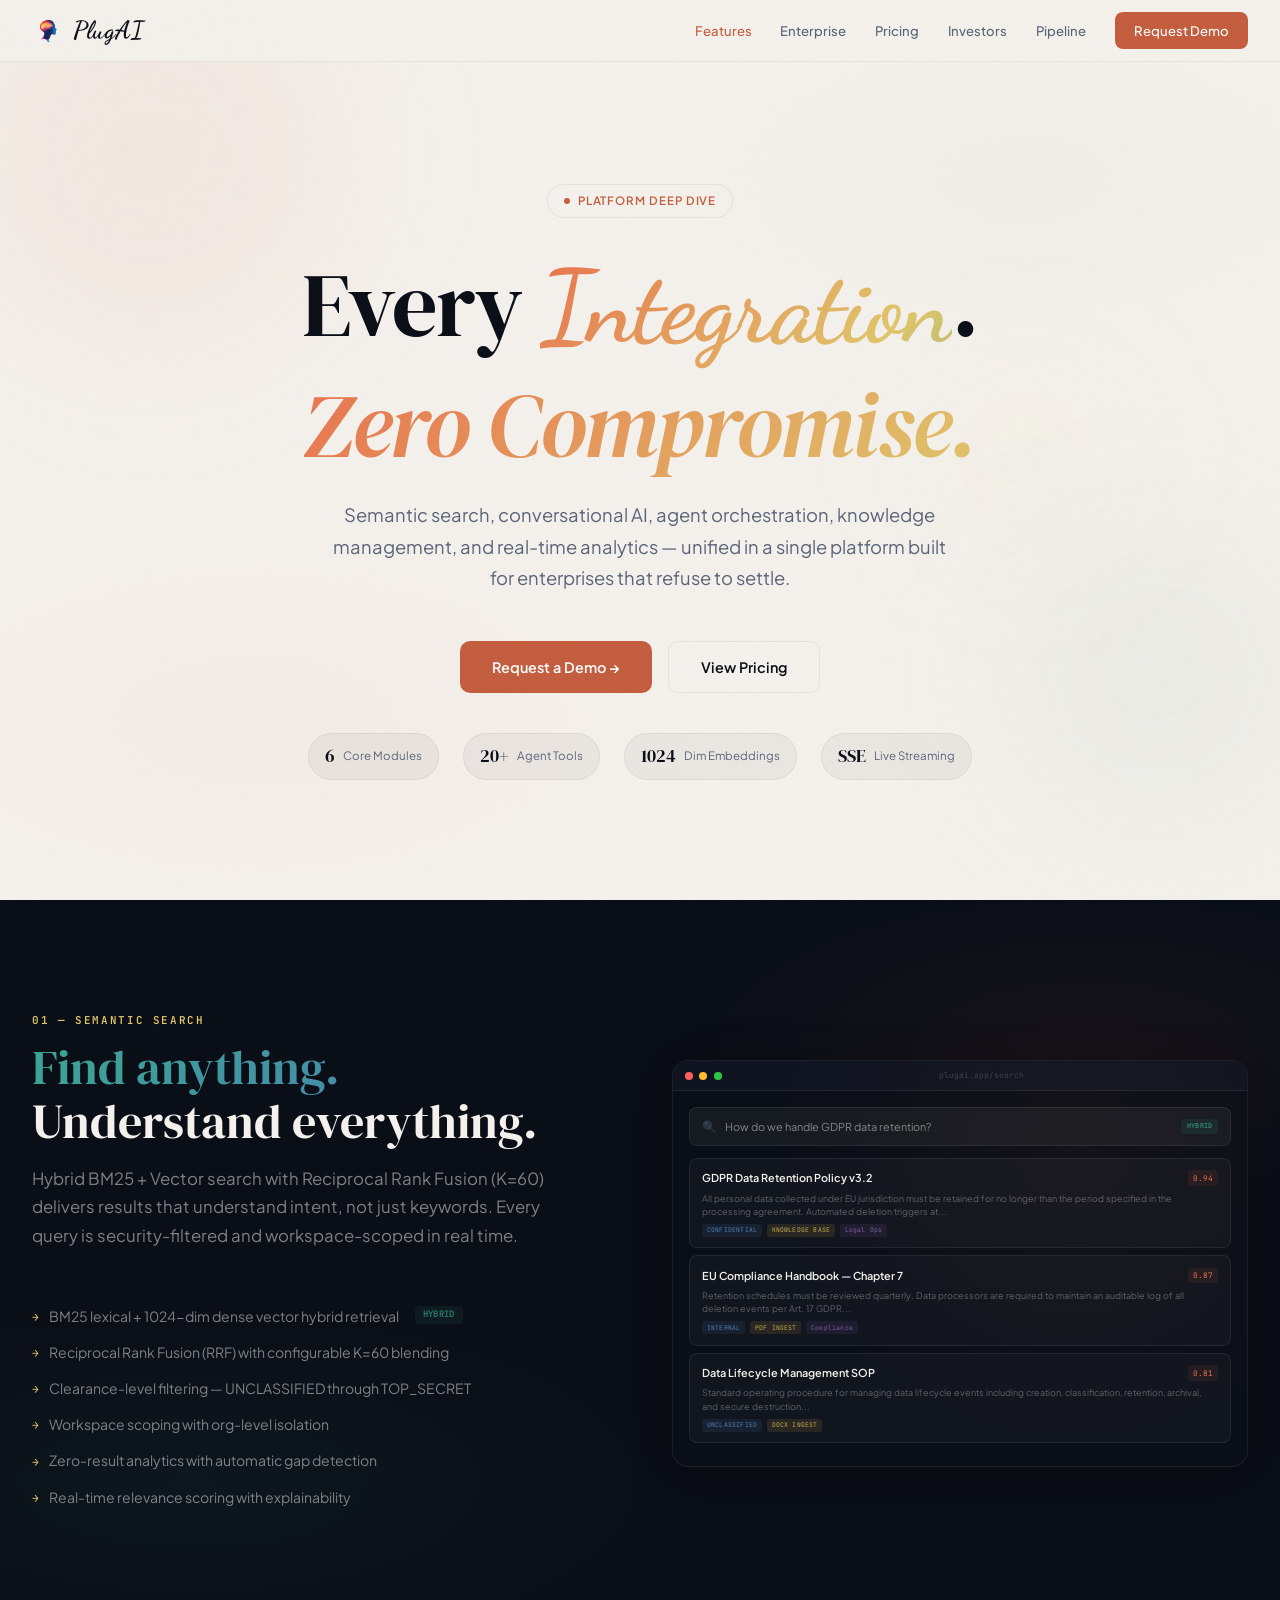
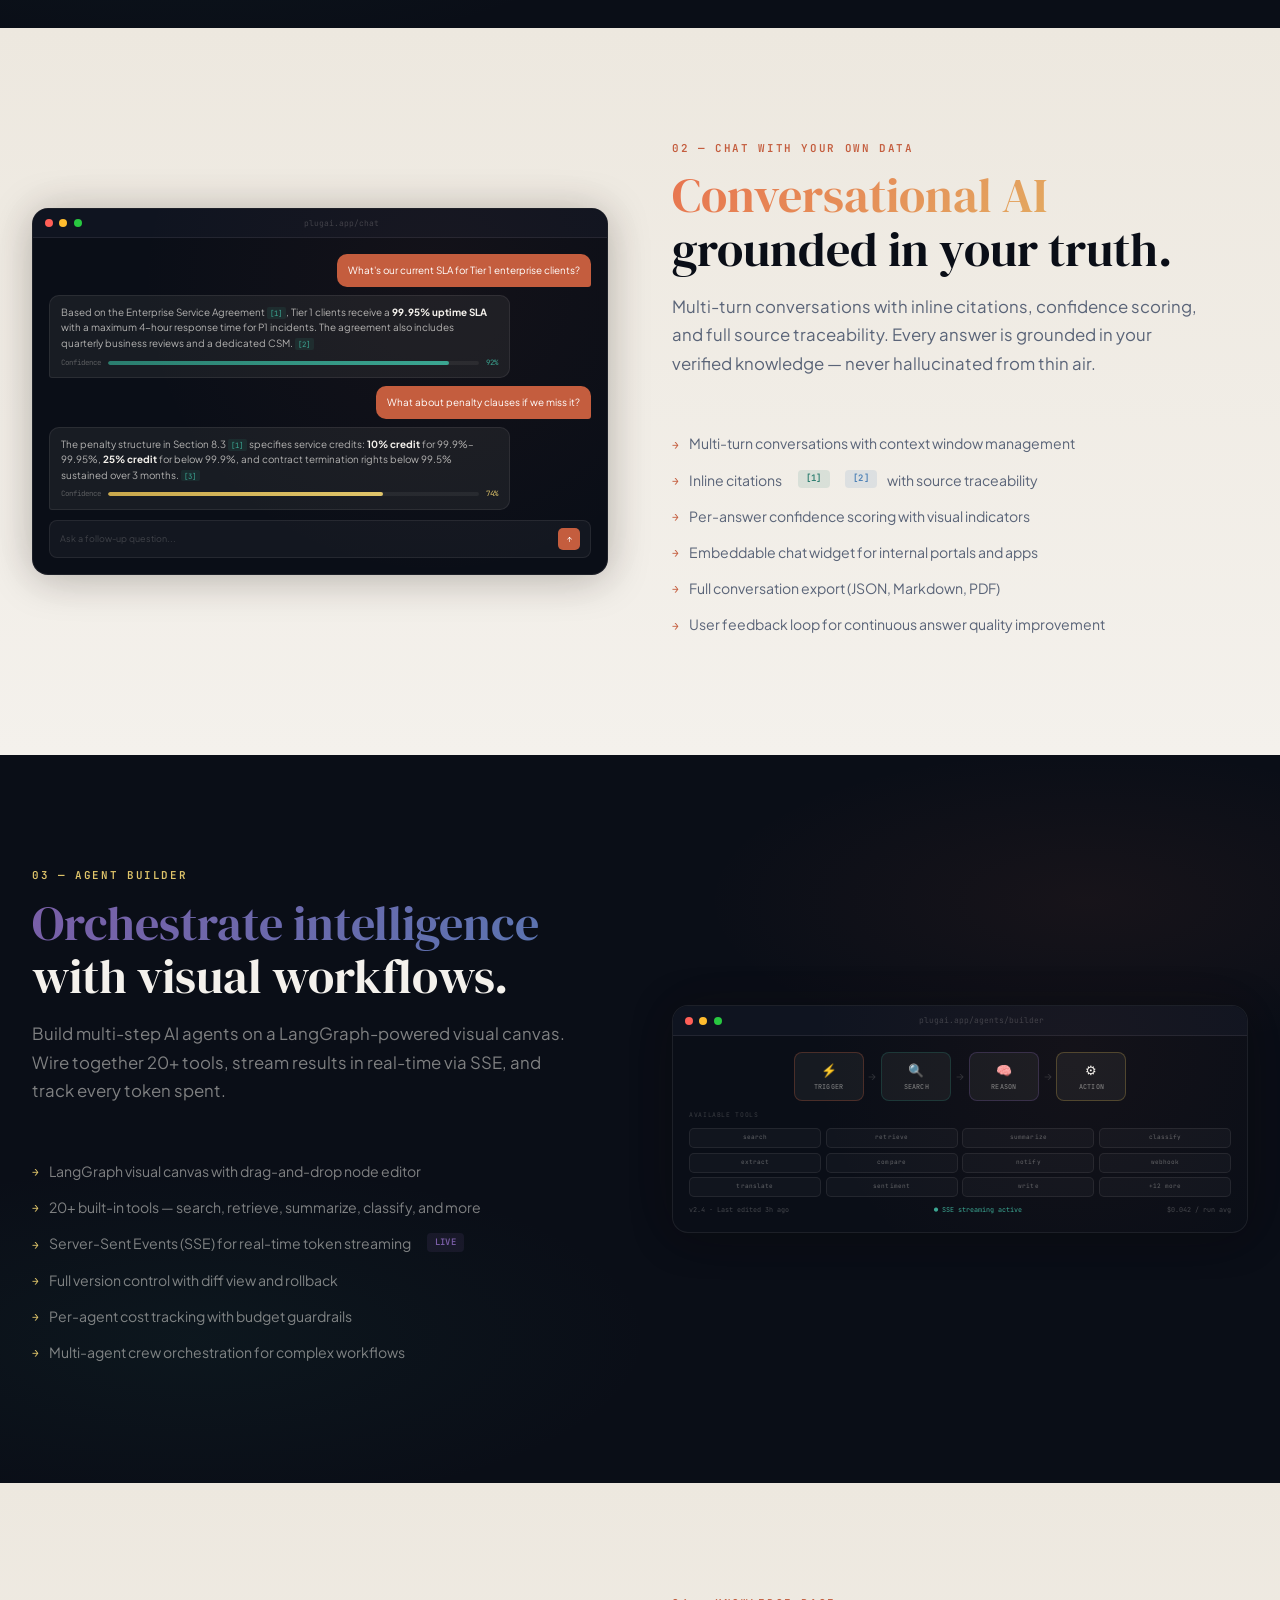
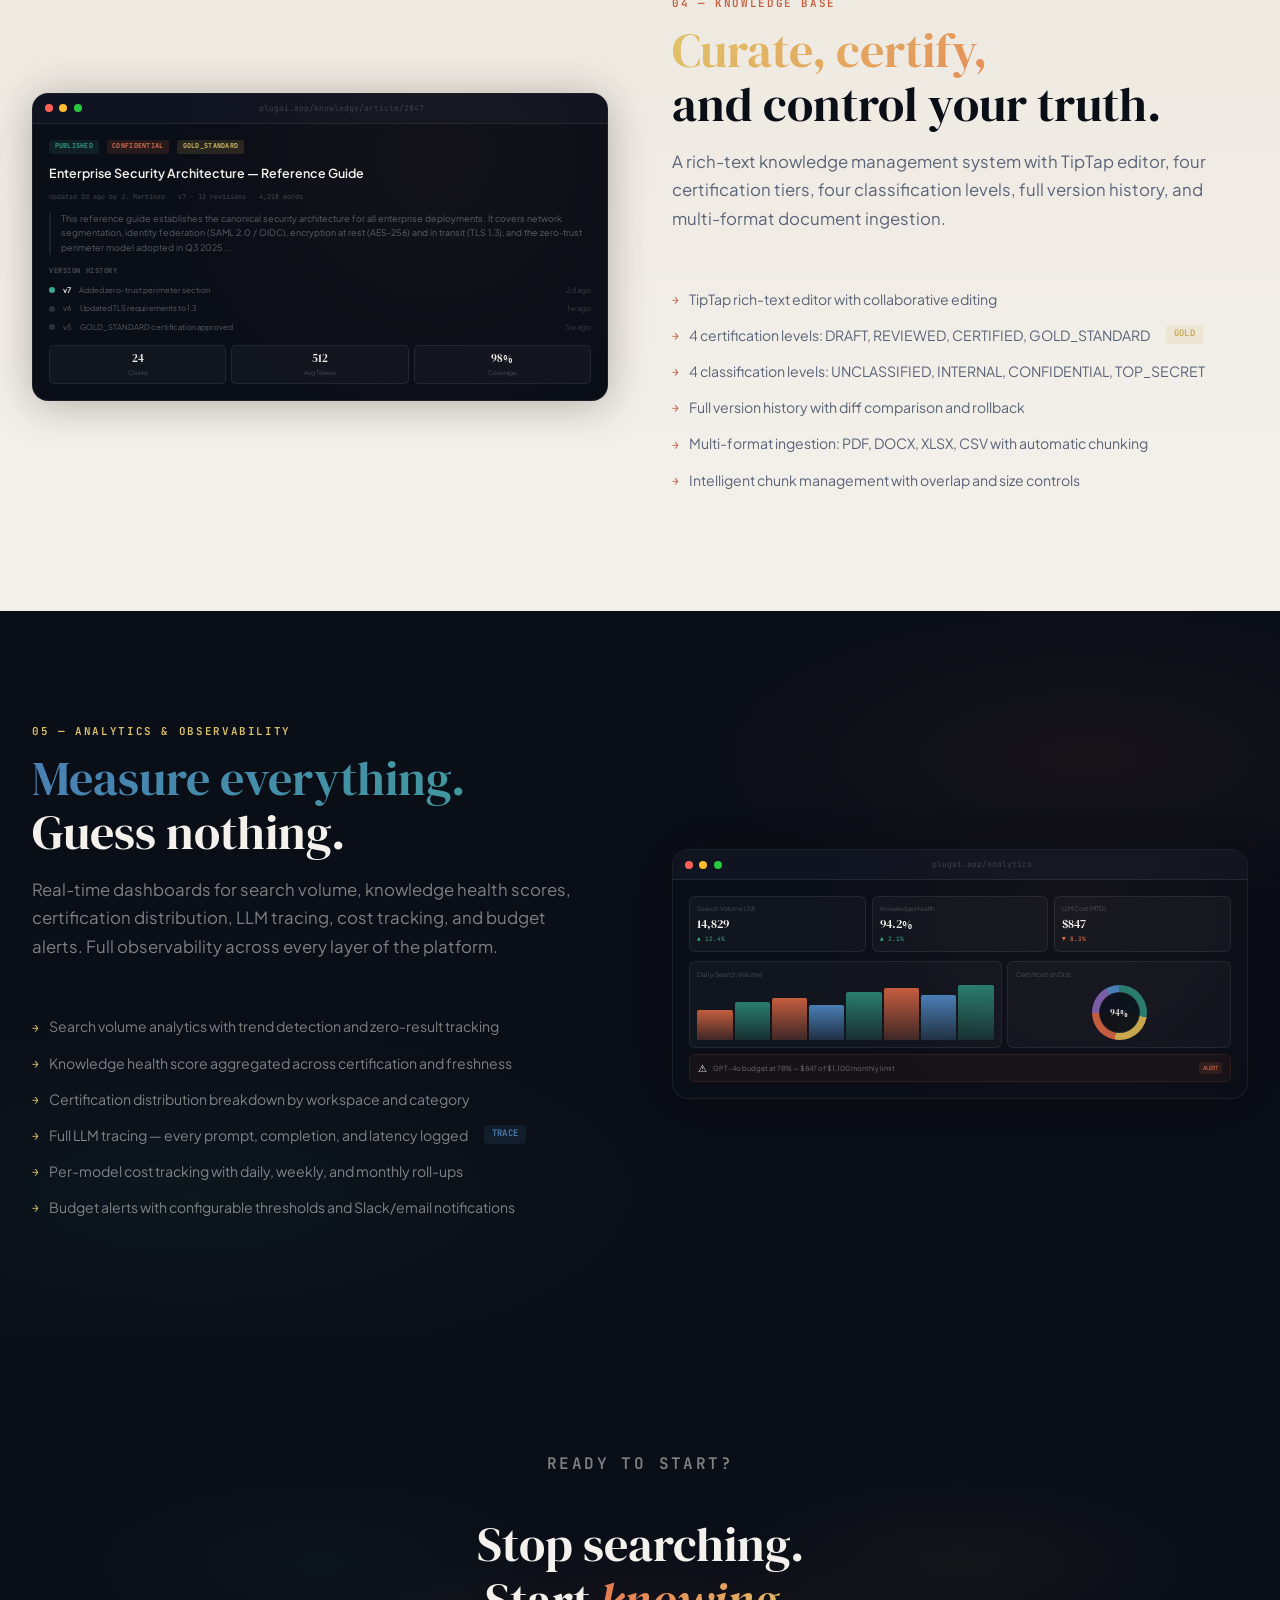
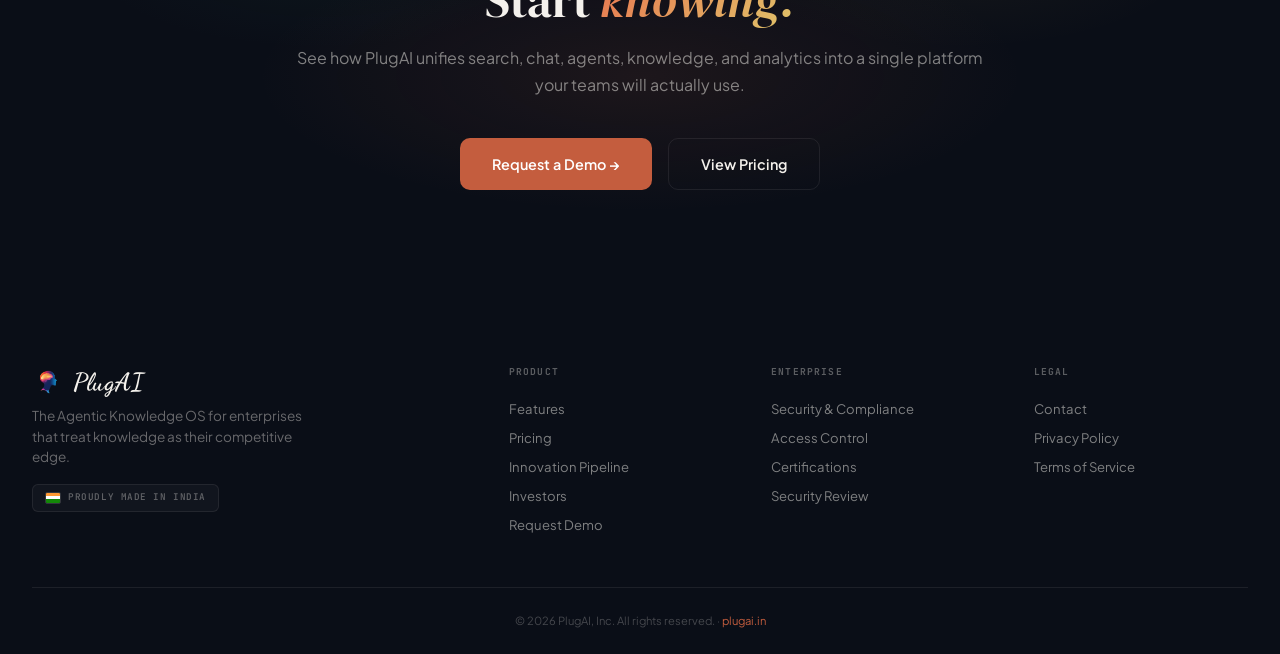
<file: features.html>
<!DOCTYPE html>
<html lang="en">
<head>
<meta charset="UTF-8">
<meta name="viewport" content="width=device-width, initial-scale=1.0">
<title>PlugAI — Features · Every Capability, Zero Compromise</title>
<link rel="preconnect" href="https://fonts.googleapis.com">
<link rel="preconnect" href="https://fonts.gstatic.com" crossorigin>
<link href="https://fonts.googleapis.com/css2?family=DM+Serif+Display:ital@0;1&family=JetBrains+Mono:wght@400;500;600&family=Plus+Jakarta+Sans:wght@300;400;500;600;700;800&display=swap" rel="stylesheet">
<link rel="apple-touch-icon" sizes="180x180" href="apple-touch-icon.png">
<link rel="icon" type="image/png" sizes="32x32" href="favicon-32x32.png">
<link rel="icon" type="image/png" sizes="16x16" href="favicon-16x16.png">
<link rel="manifest" href="site.webmanifest">
<meta name="theme-color" content="#0a0f1a">
<link rel="stylesheet" href="style.css">
<style>
/* ═══════════════════════════════════════════
   PAGE-SPECIFIC: Features
   ═══════════════════════════════════════════ */

/* Hero entrance animations */
.hero-anim-1{animation:fadeUp .8s ease-out both;}
.hero-anim-2{animation:fadeUp .8s ease-out .12s both;}
.hero-anim-3{animation:fadeUp .8s ease-out .24s both;}
.hero-anim-4{animation:fadeUp .8s ease-out .36s both;}

/* Cycling cursive term */
#feat-cycle{display:inline-block;overflow:visible;will-change:clip-path,opacity;}

/* Gradient headline shimmer */
.feat-gradient{
  background:linear-gradient(135deg,var(--accent-glow) 0%,var(--gold-light) 20%,var(--teal-light) 40%,var(--violet) 60%,var(--accent-glow) 80%,var(--gold-light) 100%);
  background-size:400% 400%;
  -webkit-background-clip:text;-webkit-text-fill-color:transparent;background-clip:text;
  animation:gradShift 6s ease-in-out infinite;
}
@keyframes gradShift{0%,100%{background-position:0% 50%}50%{background-position:100% 50%}}

/* Section gradient titles */
.sec-gradient-teal{
  background:linear-gradient(135deg,var(--teal-light),var(--sky),var(--teal-light));
  background-size:300% 300%;
  -webkit-background-clip:text;-webkit-text-fill-color:transparent;background-clip:text;
  animation:gradShift 7s ease-in-out infinite;
}
.sec-gradient-accent{
  background:linear-gradient(135deg,var(--accent-glow),var(--gold-light),var(--accent-glow));
  background-size:300% 300%;
  -webkit-background-clip:text;-webkit-text-fill-color:transparent;background-clip:text;
  animation:gradShift 7s ease-in-out infinite;
}
.sec-gradient-violet{
  background:linear-gradient(135deg,var(--violet),var(--sky),var(--violet));
  background-size:300% 300%;
  -webkit-background-clip:text;-webkit-text-fill-color:transparent;background-clip:text;
  animation:gradShift 7s ease-in-out infinite;
}
.sec-gradient-gold{
  background:linear-gradient(135deg,var(--gold-light),var(--accent-glow),var(--gold-light));
  background-size:300% 300%;
  -webkit-background-clip:text;-webkit-text-fill-color:transparent;background-clip:text;
  animation:gradShift 7s ease-in-out infinite;
}
.sec-gradient-sky{
  background:linear-gradient(135deg,var(--sky),var(--teal-light),var(--sky));
  background-size:300% 300%;
  -webkit-background-clip:text;-webkit-text-fill-color:transparent;background-clip:text;
  animation:gradShift 7s ease-in-out infinite;
}

/* Floating orbs for hero */
.orb{position:absolute;border-radius:50%;filter:blur(80px);pointer-events:none;animation:orbFloat 14s ease-in-out infinite;}
.orb-a{width:400px;height:400px;top:-5%;left:-4%;background:rgba(196,93,62,.06);animation-delay:0s;}
.orb-b{width:300px;height:300px;bottom:8%;right:-2%;background:rgba(42,125,110,.05);animation-delay:-5s;}
.orb-c{width:200px;height:200px;top:40%;right:12%;background:rgba(201,168,76,.04);animation-delay:-9s;}
@keyframes orbFloat{
  0%,100%{transform:translate(0,0) scale(1)}
  33%{transform:translate(18px,-12px) scale(1.04)}
  66%{transform:translate(-12px,8px) scale(.96)}
}

/* Feature row layout */
.feat-row{
  display:grid;grid-template-columns:1fr 1fr;gap:4rem;align-items:center;
}
.feat-row-reverse .feat-text{order:2;}
.feat-row-reverse .feat-mock{order:1;}
.feat-text{max-width:540px;}
.feat-list{list-style:none;padding:0;margin:0;}
.feat-list li{
  display:flex;align-items:flex-start;gap:.65rem;
  font-size:.88rem;color:var(--slate);line-height:1.55;
  padding:.45rem 0;
}
.feat-list-dark li{color:rgba(244,241,236,.5);}
.feat-list li::before{
  content:'\2192';font-family:'JetBrains Mono',monospace;
  font-size:.7rem;flex-shrink:0;margin-top:.2rem;color:var(--accent);
}
.feat-list-dark li::before{color:var(--gold-light);}

/* Mini badge inline */
.feat-badge{
  display:inline-flex;align-items:center;gap:.3rem;
  font-family:'JetBrains Mono',monospace;font-size:.56rem;font-weight:600;
  padding:.15rem .5rem;border-radius:4px;letter-spacing:.04em;
  margin-left:.3rem;vertical-align:middle;
}
.fb-teal{background:rgba(42,125,110,.12);color:var(--teal);}
.fb-accent{background:rgba(196,93,62,.12);color:var(--accent);}
.fb-gold{background:rgba(201,168,76,.12);color:var(--gold);}
.fb-violet{background:rgba(123,94,167,.12);color:var(--violet);}
.fb-sky{background:rgba(74,127,181,.12);color:var(--sky);}

/* ─── MOCK UI CARDS ─── */
.mock-card{
  background:var(--ink);border-radius:16px;overflow:hidden;
  border:1px solid var(--edge-d);
  box-shadow:0 4px 40px rgba(0,0,0,.25),0 0 60px rgba(196,93,62,.03);
  position:relative;
}
.mock-card::before{
  content:'';position:absolute;inset:0;border-radius:16px;
  background:radial-gradient(circle at 70% 20%,rgba(196,93,62,.05),transparent 60%);
  pointer-events:none;
}
.mock-titlebar{
  background:var(--surface);padding:.5rem .75rem;
  display:flex;align-items:center;gap:.4rem;
  border-bottom:1px solid var(--edge-d);
}
.mock-titlebar .mock-dot{width:8px;height:8px;}
.mock-titlebar-label{
  flex:1;text-align:center;
  font-family:'JetBrains Mono',monospace;font-size:.5rem;
  color:rgba(244,241,236,.2);
}
.mock-content{padding:1rem;position:relative;}

/* Search mock */
.search-bar{
  background:rgba(244,241,236,.05);border:1px solid var(--edge-d);
  border-radius:8px;padding:.55rem .75rem;
  display:flex;align-items:center;gap:.5rem;margin-bottom:.75rem;
}
.search-bar-icon{color:rgba(244,241,236,.25);font-size:.75rem;}
.search-bar-text{
  font-size:.68rem;color:rgba(244,241,236,.5);flex:1;
  font-family:'Plus Jakarta Sans',sans-serif;
}
.search-bar-badge{
  font-family:'JetBrains Mono',monospace;font-size:.42rem;
  padding:.12rem .35rem;border-radius:3px;
  background:rgba(42,125,110,.15);color:var(--teal-light);
  letter-spacing:.04em;
}
.search-result{
  background:rgba(244,241,236,.03);border:1px solid var(--edge-d);
  border-radius:8px;padding:.65rem .75rem;margin-bottom:.45rem;
  transition:all .3s;
}
.search-result:hover{background:rgba(244,241,236,.06);border-color:rgba(244,241,236,.12);}
.sr-top{display:flex;align-items:center;justify-content:space-between;margin-bottom:.3rem;}
.sr-title{font-size:.68rem;font-weight:600;color:var(--paper);}
.sr-score{
  font-family:'JetBrains Mono',monospace;font-size:.48rem;
  padding:.1rem .3rem;border-radius:3px;
  background:rgba(196,93,62,.1);color:var(--accent-glow);
}
.sr-snippet{font-size:.56rem;color:rgba(244,241,236,.35);line-height:1.5;}
.sr-badges{display:flex;gap:.3rem;margin-top:.35rem;}
.sr-badge{
  font-family:'JetBrains Mono',monospace;font-size:.4rem;
  padding:.08rem .3rem;border-radius:3px;letter-spacing:.03em;
}
.sr-badge-cls{background:rgba(74,127,181,.12);color:var(--sky);}
.sr-badge-src{background:rgba(201,168,76,.12);color:var(--gold);}
.sr-badge-ws{background:rgba(123,94,167,.12);color:var(--violet);}

/* Chat mock */
.chat-messages{display:flex;flex-direction:column;gap:.5rem;margin-bottom:.65rem;}
.chat-msg{
  max-width:85%;padding:.55rem .7rem;border-radius:10px;
  font-size:.62rem;line-height:1.55;
}
.chat-user{
  align-self:flex-end;
  background:var(--accent);color:white;
  border-bottom-right-radius:3px;
}
.chat-ai{
  align-self:flex-start;
  background:rgba(244,241,236,.06);color:rgba(244,241,236,.7);
  border:1px solid var(--edge-d);border-bottom-left-radius:3px;
}
.chat-citation{
  font-family:'JetBrains Mono',monospace;font-size:.46rem;
  padding:.05rem .2rem;border-radius:2px;
  background:rgba(42,125,110,.15);color:var(--teal-light);
  cursor:pointer;
}
.chat-confidence{
  display:flex;align-items:center;gap:.4rem;margin-top:.35rem;
  font-size:.46rem;color:rgba(244,241,236,.3);
  font-family:'JetBrains Mono',monospace;
}
.conf-bar{
  flex:1;height:4px;background:rgba(244,241,236,.06);border-radius:2px;overflow:hidden;
}
.conf-fill{
  height:100%;border-radius:2px;
  animation:confGrow 1.5s ease-out both;
}
.conf-fill-high{background:linear-gradient(90deg,var(--teal),var(--teal-light));width:92%;}
.conf-fill-med{background:linear-gradient(90deg,var(--gold),var(--gold-light));width:74%;}
@keyframes confGrow{from{width:0}}
.chat-input{
  background:rgba(244,241,236,.04);border:1px solid var(--edge-d);
  border-radius:8px;padding:.45rem .6rem;
  display:flex;align-items:center;gap:.4rem;
}
.chat-input-text{font-size:.56rem;color:rgba(244,241,236,.2);flex:1;}
.chat-input-btn{
  width:22px;height:22px;border-radius:5px;
  background:var(--accent);display:flex;align-items:center;justify-content:center;
  font-size:.5rem;color:white;
}

/* Agent canvas mock */
.canvas-nodes{display:flex;align-items:center;gap:.3rem;flex-wrap:wrap;justify-content:center;margin-bottom:.6rem;}
.canvas-node{
  background:rgba(244,241,236,.05);border:1px solid var(--edge-d);
  border-radius:8px;padding:.4rem .6rem;
  text-align:center;min-width:70px;transition:all .3s;
}
.canvas-node:hover{background:rgba(244,241,236,.08);border-color:rgba(244,241,236,.15);}
.cn-icon{font-size:.8rem;margin-bottom:.15rem;}
.cn-label{font-family:'JetBrains Mono',monospace;font-size:.42rem;color:rgba(244,241,236,.5);letter-spacing:.03em;}
.canvas-arrow{color:rgba(244,241,236,.15);font-size:.7rem;}
.canvas-tools{
  display:grid;grid-template-columns:repeat(4,1fr);gap:.3rem;
  margin-top:.5rem;
}
.canvas-tool{
  background:rgba(244,241,236,.03);border:1px solid var(--edge-d);
  border-radius:5px;padding:.25rem .3rem;text-align:center;
  font-family:'JetBrains Mono',monospace;font-size:.38rem;
  color:rgba(244,241,236,.35);letter-spacing:.02em;
}
.canvas-meta{
  display:flex;justify-content:space-between;margin-top:.5rem;
  font-family:'JetBrains Mono',monospace;font-size:.42rem;
  color:rgba(244,241,236,.25);
}

/* Knowledge mock */
.kb-header{
  display:flex;align-items:center;gap:.5rem;margin-bottom:.6rem;flex-wrap:wrap;
}
.kb-badge{
  font-family:'JetBrains Mono',monospace;font-size:.42rem;font-weight:600;
  padding:.12rem .35rem;border-radius:3px;letter-spacing:.04em;
}
.kb-published{background:rgba(42,125,110,.15);color:var(--teal-light);}
.kb-confidential{background:rgba(196,93,62,.15);color:var(--accent-glow);}
.kb-gold{background:rgba(201,168,76,.15);color:var(--gold-light);}
.kb-title{
  font-size:.78rem;font-weight:600;color:var(--paper);
  margin-bottom:.5rem;
}
.kb-meta{
  font-family:'JetBrains Mono',monospace;font-size:.42rem;
  color:rgba(244,241,236,.25);margin-bottom:.6rem;
  display:flex;gap:.8rem;
}
.kb-body{
  font-size:.56rem;color:rgba(244,241,236,.35);line-height:1.6;
  border-left:2px solid var(--edge-d);padding-left:.6rem;margin-bottom:.6rem;
}
.kb-versions{margin-top:.5rem;}
.kb-version-title{
  font-family:'JetBrains Mono',monospace;font-size:.44rem;font-weight:600;
  color:rgba(244,241,236,.3);letter-spacing:.08em;text-transform:uppercase;
  margin-bottom:.3rem;
}
.kb-version-row{
  display:flex;align-items:center;gap:.5rem;padding:.2rem 0;
  font-size:.48rem;color:rgba(244,241,236,.35);
}
.kb-version-dot{width:6px;height:6px;border-radius:50%;flex-shrink:0;}
.kb-version-active{background:var(--teal-light);}
.kb-version-old{background:rgba(244,241,236,.15);}
.kb-chunks{
  display:grid;grid-template-columns:repeat(3,1fr);gap:.3rem;margin-top:.5rem;
}
.kb-chunk{
  background:rgba(244,241,236,.03);border:1px solid var(--edge-d);
  border-radius:5px;padding:.3rem .4rem;text-align:center;
}
.kb-chunk-val{font-family:'DM Serif Display',serif;font-size:.7rem;color:var(--paper);}
.kb-chunk-lbl{font-size:.38rem;color:rgba(244,241,236,.25);}

/* Analytics mock */
.analytics-kpis{display:grid;grid-template-columns:repeat(3,1fr);gap:.35rem;margin-bottom:.55rem;}
.analytics-kpi{
  background:rgba(244,241,236,.03);border:1px solid var(--edge-d);
  border-radius:6px;padding:.35rem .45rem;
}
.ak-label{font-size:.4rem;color:rgba(244,241,236,.25);margin-bottom:.1rem;}
.ak-value{font-family:'DM Serif Display',serif;font-size:.75rem;color:var(--paper);}
.ak-change{
  font-family:'JetBrains Mono',monospace;font-size:.38rem;
  margin-top:.1rem;
}
.ak-up{color:var(--teal-light);}
.ak-down{color:var(--accent-glow);}
.analytics-charts{display:grid;grid-template-columns:1.4fr 1fr;gap:.35rem;}
.analytics-chart{
  background:rgba(244,241,236,.03);border:1px solid var(--edge-d);
  border-radius:6px;padding:.45rem;
}
.ac-label{font-size:.42rem;color:rgba(244,241,236,.25);margin-bottom:.35rem;}
.an-bars{display:flex;align-items:flex-end;gap:2px;height:55px;}
.an-bar{
  flex:1;border-radius:2px 2px 0 0;
  animation:barUp 1.2s ease-out both;
}
@keyframes barUp{from{height:0 !important}}
.an-bar-1{background:linear-gradient(180deg,var(--accent),rgba(196,93,62,.25));}
.an-bar-2{background:linear-gradient(180deg,var(--teal),rgba(42,125,110,.25));}
.an-bar-3{background:linear-gradient(180deg,var(--sky),rgba(74,127,181,.25));}
.an-donut{
  width:55px;height:55px;border-radius:50%;margin:0 auto;position:relative;
  background:conic-gradient(
    var(--teal) 0deg 100deg,
    var(--gold) 100deg 190deg,
    var(--accent) 190deg 270deg,
    var(--violet) 270deg 330deg,
    var(--sky) 330deg 360deg
  );
}
.an-donut::after{
  content:'94%';position:absolute;inset:7px;border-radius:50%;
  background:rgba(10,14,23,.95);border:1px solid var(--edge-d);
  display:flex;align-items:center;justify-content:center;
  font-family:'DM Serif Display',serif;font-size:.55rem;color:var(--paper);
}
.analytics-alert{
  background:rgba(196,93,62,.06);border:1px solid rgba(196,93,62,.15);
  border-radius:6px;padding:.35rem .5rem;margin-top:.35rem;
  display:flex;align-items:center;gap:.35rem;
}
.alert-icon{font-size:.6rem;}
.alert-text{font-size:.44rem;color:rgba(244,241,236,.4);}
.alert-badge{
  font-family:'JetBrains Mono',monospace;font-size:.36rem;
  padding:.08rem .25rem;border-radius:3px;
  background:rgba(196,93,62,.15);color:var(--accent-glow);
  margin-left:auto;
}

/* Animated bar delays for analytics */
.an-bar:nth-child(1){animation-delay:0s;}
.an-bar:nth-child(2){animation-delay:.08s;}
.an-bar:nth-child(3){animation-delay:.16s;}
.an-bar:nth-child(4){animation-delay:.24s;}
.an-bar:nth-child(5){animation-delay:.32s;}
.an-bar:nth-child(6){animation-delay:.40s;}
.an-bar:nth-child(7){animation-delay:.48s;}
.an-bar:nth-child(8){animation-delay:.56s;}

/* Stagger reveal delays */
.rv-d1{transition-delay:.1s;}
.rv-d2{transition-delay:.2s;}
.rv-d3{transition-delay:.3s;}
.rv-d4{transition-delay:.4s;}
.rv-d5{transition-delay:.5s;}

/* Glow pulse on mock cards */
@keyframes glowPulse{
  0%,100%{box-shadow:0 4px 40px rgba(0,0,0,.25),0 0 60px rgba(196,93,62,.03)}
  50%{box-shadow:0 4px 50px rgba(0,0,0,.3),0 0 80px rgba(196,93,62,.06)}
}
.mock-card{animation:glowPulse 4s ease-in-out infinite;}

/* Hero stats pills */
.hero-stats{
  display:flex;gap:1.5rem;justify-content:center;flex-wrap:wrap;
  margin-top:2.5rem;
}
.hero-stat{
  display:flex;align-items:center;gap:.5rem;
  padding:.5rem 1rem;border-radius:100px;
  background:rgba(10,14,23,.04);border:1px solid var(--edge);
}
.hs-num{
  font-family:'DM Serif Display',serif;font-size:1.1rem;
  color:var(--ink);
}
.hs-label{font-size:.72rem;color:var(--slate);}

/* ─── RESPONSIVE ─── */
@media(max-width:1024px){
  .feat-row{grid-template-columns:1fr;gap:2.5rem;}
  .feat-row-reverse .feat-text{order:1;}
  .feat-row-reverse .feat-mock{order:2;}
  .feat-text{max-width:100%;}
}
@media(max-width:768px){
  .hero-stats{flex-direction:column;align-items:center;}
  .canvas-tools{grid-template-columns:repeat(3,1fr);}
  .analytics-kpis{grid-template-columns:1fr;}
  .analytics-charts{grid-template-columns:1fr;}
}
</style>
</head>
<body>

<!-- ═══ NAV ═══ -->
<nav>
  <div class="nav-inner">
    <a href="index.html" class="nav-brand">
      <div class="nav-mark"><img src="plugai-logo.png" alt="PlugAI"></div>
      <span>PlugAI</span>
    </a>
    <div class="nav-menu" id="navMenu">
      <a href="features.html" style="color:var(--accent);">Features</a>
      <a href="enterprise.html">Enterprise</a>
      <a href="pricing.html">Pricing</a>
      <a href="investors.html">Investors</a>
      <a href="roadmap.html">Pipeline</a>
      <a href="contact.html" class="nav-cta">Request Demo</a>
    </div>
    <button class="nav-toggle" id="navToggle" aria-label="Menu"><span></span><span></span><span></span></button>
  </div>
</nav>

<!-- ═══ HERO (LIGHT) ═══ -->
<section class="hero hero-light">
  <div class="orb orb-a"></div>
  <div class="orb orb-b"></div>
  <div class="orb orb-c"></div>
  <div class="hero-inner">
    <div class="hero-eyebrow hero-anim-1">Platform Deep Dive</div>
    <h1 class="hero-anim-2">Every <span id="feat-cycle" class="feat-gradient script-term">Feature</span>.<br><em class="feat-gradient">Zero Compromise.</em></h1>
    <p class="hero-sub hero-anim-3">Semantic search, conversational AI, agent orchestration, knowledge management, and real-time analytics &mdash; unified in a single platform built for enterprises that refuse to settle.</p>
    <div class="hero-actions hero-anim-4">
      <a href="contact.html" class="btn btn-primary">Request a Demo &rarr;</a>
      <a href="pricing.html" class="btn btn-ghost">View Pricing</a>
    </div>
    <div class="hero-stats hero-anim-4">
      <div class="hero-stat"><span class="hs-num">6</span><span class="hs-label">Core Modules</span></div>
      <div class="hero-stat"><span class="hs-num">20+</span><span class="hs-label">Agent Tools</span></div>
      <div class="hero-stat"><span class="hs-num">1024</span><span class="hs-label">Dim Embeddings</span></div>
      <div class="hero-stat"><span class="hs-num">SSE</span><span class="hs-label">Live Streaming</span></div>
    </div>
  </div>
</section>


<!-- ═══════════════════════════════════════════
     SECTION 1 — SEMANTIC SEARCH (dark bg)
     ═══════════════════════════════════════════ -->
<section class="sec-dark" id="search">
  <div class="sec-inner">
    <div class="feat-row rv">
      <!-- TEXT -->
      <div class="feat-text">
        <p class="label label-dark rv rv-d1">01 &mdash; Semantic Search</p>
        <h2 class="stitle rv rv-d2" style="color:var(--paper);">
          <span class="sec-gradient-teal">Find anything.</span><br>Understand everything.
        </h2>
        <p class="sdesc sdesc-dark rv rv-d3">Hybrid BM25 + Vector search with Reciprocal Rank Fusion (K=60) delivers results that understand intent, not just keywords. Every query is security-filtered and workspace-scoped in real time.</p>
        <ul class="feat-list feat-list-dark rv rv-d4">
          <li>BM25 lexical + 1024-dim dense vector hybrid retrieval <span class="feat-badge fb-teal">HYBRID</span></li>
          <li>Reciprocal Rank Fusion (RRF) with configurable K=60 blending</li>
          <li>Clearance-level filtering &mdash; UNCLASSIFIED through TOP_SECRET</li>
          <li>Workspace scoping with org-level isolation</li>
          <li>Zero-result analytics with automatic gap detection</li>
          <li>Real-time relevance scoring with explainability</li>
        </ul>
      </div>
      <!-- MOCK -->
      <div class="feat-mock rv rv-d3">
        <div class="mock-card">
          <div class="mock-titlebar">
            <div class="mock-dot mock-dot-r"></div>
            <div class="mock-dot mock-dot-y"></div>
            <div class="mock-dot mock-dot-g"></div>
            <span class="mock-titlebar-label">plugai.app/search</span>
          </div>
          <div class="mock-content">
            <!-- Search bar -->
            <div class="search-bar">
              <span class="search-bar-icon">&#128269;</span>
              <span class="search-bar-text">How do we handle GDPR data retention?</span>
              <span class="search-bar-badge">HYBRID</span>
            </div>
            <!-- Results -->
            <div class="search-result">
              <div class="sr-top">
                <span class="sr-title">GDPR Data Retention Policy v3.2</span>
                <span class="sr-score">0.94</span>
              </div>
              <p class="sr-snippet">All personal data collected under EU jurisdiction must be retained for no longer than the period specified in the processing agreement. Automated deletion triggers at...</p>
              <div class="sr-badges">
                <span class="sr-badge sr-badge-cls">CONFIDENTIAL</span>
                <span class="sr-badge sr-badge-src">KNOWLEDGE BASE</span>
                <span class="sr-badge sr-badge-ws">Legal Ops</span>
              </div>
            </div>
            <div class="search-result">
              <div class="sr-top">
                <span class="sr-title">EU Compliance Handbook &mdash; Chapter 7</span>
                <span class="sr-score">0.87</span>
              </div>
              <p class="sr-snippet">Retention schedules must be reviewed quarterly. Data processors are required to maintain an auditable log of all deletion events per Art. 17 GDPR...</p>
              <div class="sr-badges">
                <span class="sr-badge sr-badge-cls">INTERNAL</span>
                <span class="sr-badge sr-badge-src">PDF INGEST</span>
                <span class="sr-badge sr-badge-ws">Compliance</span>
              </div>
            </div>
            <div class="search-result">
              <div class="sr-top">
                <span class="sr-title">Data Lifecycle Management SOP</span>
                <span class="sr-score">0.81</span>
              </div>
              <p class="sr-snippet">Standard operating procedure for managing data lifecycle events including creation, classification, retention, archival, and secure destruction...</p>
              <div class="sr-badges">
                <span class="sr-badge sr-badge-cls">UNCLASSIFIED</span>
                <span class="sr-badge sr-badge-src">DOCX INGEST</span>
              </div>
            </div>
          </div>
        </div>
      </div>
    </div>
  </div>
</section>


<!-- ═══════════════════════════════════════════
     SECTION 2 — CwyoD (light bg)
     ═══════════════════════════════════════════ -->
<section class="sec-warm" id="cwyod">
  <div class="sec-inner">
    <div class="feat-row feat-row-reverse rv">
      <!-- TEXT -->
      <div class="feat-text">
        <p class="label rv rv-d1">02 &mdash; Chat With Your Own Data</p>
        <h2 class="stitle rv rv-d2">
          <span class="sec-gradient-accent">Conversational AI</span><br>grounded in your truth.
        </h2>
        <p class="sdesc rv rv-d3">Multi-turn conversations with inline citations, confidence scoring, and full source traceability. Every answer is grounded in your verified knowledge &mdash; never hallucinated from thin air.</p>
        <ul class="feat-list rv rv-d4">
          <li>Multi-turn conversations with context window management</li>
          <li>Inline citations <span class="feat-badge fb-teal">[1]</span><span class="feat-badge fb-sky">[2]</span> with source traceability</li>
          <li>Per-answer confidence scoring with visual indicators</li>
          <li>Embeddable chat widget for internal portals and apps</li>
          <li>Full conversation export (JSON, Markdown, PDF)</li>
          <li>User feedback loop for continuous answer quality improvement</li>
        </ul>
      </div>
      <!-- MOCK -->
      <div class="feat-mock rv rv-d3">
        <div class="mock-card">
          <div class="mock-titlebar">
            <div class="mock-dot mock-dot-r"></div>
            <div class="mock-dot mock-dot-y"></div>
            <div class="mock-dot mock-dot-g"></div>
            <span class="mock-titlebar-label">plugai.app/chat</span>
          </div>
          <div class="mock-content">
            <div class="chat-messages">
              <div class="chat-msg chat-user">What's our current SLA for Tier 1 enterprise clients?</div>
              <div class="chat-msg chat-ai">
                Based on the Enterprise Service Agreement <span class="chat-citation">[1]</span>, Tier 1 clients receive a <strong style="color:var(--paper);">99.95% uptime SLA</strong> with a maximum 4-hour response time for P1 incidents. The agreement also includes quarterly business reviews and a dedicated CSM. <span class="chat-citation">[2]</span>
                <div class="chat-confidence">
                  <span>Confidence</span>
                  <div class="conf-bar"><div class="conf-fill conf-fill-high"></div></div>
                  <span style="color:var(--teal-light);">92%</span>
                </div>
              </div>
              <div class="chat-msg chat-user">What about penalty clauses if we miss it?</div>
              <div class="chat-msg chat-ai">
                The penalty structure in Section 8.3 <span class="chat-citation">[1]</span> specifies service credits: <strong style="color:var(--paper);">10% credit</strong> for 99.9%&ndash;99.95%, <strong style="color:var(--paper);">25% credit</strong> for below 99.9%, and contract termination rights below 99.5% sustained over 3 months. <span class="chat-citation">[3]</span>
                <div class="chat-confidence">
                  <span>Confidence</span>
                  <div class="conf-bar"><div class="conf-fill conf-fill-med"></div></div>
                  <span style="color:var(--gold-light);">74%</span>
                </div>
              </div>
            </div>
            <div class="chat-input">
              <span class="chat-input-text">Ask a follow-up question...</span>
              <div class="chat-input-btn">&uarr;</div>
            </div>
          </div>
        </div>
      </div>
    </div>
  </div>
</section>


<!-- ═══════════════════════════════════════════
     SECTION 3 — AGENT BUILDER (dark bg)
     ═══════════════════════════════════════════ -->
<section class="sec-dark" id="agents">
  <div class="sec-inner">
    <div class="feat-row rv">
      <!-- TEXT -->
      <div class="feat-text">
        <p class="label label-dark rv rv-d1">03 &mdash; Agent Builder</p>
        <h2 class="stitle rv rv-d2" style="color:var(--paper);">
          <span class="sec-gradient-violet">Orchestrate intelligence</span><br>with visual workflows.
        </h2>
        <p class="sdesc sdesc-dark rv rv-d3">Build multi-step AI agents on a LangGraph-powered visual canvas. Wire together 20+ tools, stream results in real-time via SSE, and track every token spent.</p>
        <ul class="feat-list feat-list-dark rv rv-d4">
          <li>LangGraph visual canvas with drag-and-drop node editor</li>
          <li>20+ built-in tools &mdash; search, retrieve, summarize, classify, and more</li>
          <li>Server-Sent Events (SSE) for real-time token streaming <span class="feat-badge fb-violet">LIVE</span></li>
          <li>Full version control with diff view and rollback</li>
          <li>Per-agent cost tracking with budget guardrails</li>
          <li>Multi-agent crew orchestration for complex workflows</li>
        </ul>
      </div>
      <!-- MOCK -->
      <div class="feat-mock rv rv-d3">
        <div class="mock-card">
          <div class="mock-titlebar">
            <div class="mock-dot mock-dot-r"></div>
            <div class="mock-dot mock-dot-y"></div>
            <div class="mock-dot mock-dot-g"></div>
            <span class="mock-titlebar-label">plugai.app/agents/builder</span>
          </div>
          <div class="mock-content">
            <!-- Workflow canvas -->
            <div class="canvas-nodes">
              <div class="canvas-node" style="border-color:rgba(196,93,62,.3);">
                <div class="cn-icon">&#9889;</div>
                <div class="cn-label">TRIGGER</div>
              </div>
              <span class="canvas-arrow">&rarr;</span>
              <div class="canvas-node" style="border-color:rgba(42,125,110,.3);">
                <div class="cn-icon">&#128269;</div>
                <div class="cn-label">SEARCH</div>
              </div>
              <span class="canvas-arrow">&rarr;</span>
              <div class="canvas-node" style="border-color:rgba(123,94,167,.3);">
                <div class="cn-icon">&#129504;</div>
                <div class="cn-label">REASON</div>
              </div>
              <span class="canvas-arrow">&rarr;</span>
              <div class="canvas-node" style="border-color:rgba(201,168,76,.3);">
                <div class="cn-icon">&#9881;</div>
                <div class="cn-label">ACTION</div>
              </div>
            </div>
            <!-- Tools grid -->
            <div style="font-family:'JetBrains Mono',monospace;font-size:.4rem;color:rgba(244,241,236,.2);letter-spacing:.1em;text-transform:uppercase;margin-bottom:.3rem;">Available Tools</div>
            <div class="canvas-tools">
              <div class="canvas-tool">search</div>
              <div class="canvas-tool">retrieve</div>
              <div class="canvas-tool">summarize</div>
              <div class="canvas-tool">classify</div>
              <div class="canvas-tool">extract</div>
              <div class="canvas-tool">compare</div>
              <div class="canvas-tool">notify</div>
              <div class="canvas-tool">webhook</div>
              <div class="canvas-tool">translate</div>
              <div class="canvas-tool">sentiment</div>
              <div class="canvas-tool">write</div>
              <div class="canvas-tool">+12 more</div>
            </div>
            <!-- Meta bar -->
            <div class="canvas-meta">
              <span>v2.4 &middot; Last edited 3h ago</span>
              <span style="color:var(--teal-light);">&#9679; SSE streaming active</span>
              <span>$0.042 / run avg</span>
            </div>
          </div>
        </div>
      </div>
    </div>
  </div>
</section>


<!-- ═══════════════════════════════════════════
     SECTION 4 — KNOWLEDGE BASE (light bg)
     ═══════════════════════════════════════════ -->
<section class="sec-warm" id="knowledge">
  <div class="sec-inner">
    <div class="feat-row feat-row-reverse rv">
      <!-- TEXT -->
      <div class="feat-text">
        <p class="label rv rv-d1">04 &mdash; Knowledge Base</p>
        <h2 class="stitle rv rv-d2">
          <span class="sec-gradient-gold">Curate, certify,</span><br>and control your truth.
        </h2>
        <p class="sdesc rv rv-d3">A rich-text knowledge management system with TipTap editor, four certification tiers, four classification levels, full version history, and multi-format document ingestion.</p>
        <ul class="feat-list rv rv-d4">
          <li>TipTap rich-text editor with collaborative editing</li>
          <li>4 certification levels: DRAFT, REVIEWED, CERTIFIED, GOLD_STANDARD <span class="feat-badge fb-gold">GOLD</span></li>
          <li>4 classification levels: UNCLASSIFIED, INTERNAL, CONFIDENTIAL, TOP_SECRET</li>
          <li>Full version history with diff comparison and rollback</li>
          <li>Multi-format ingestion: PDF, DOCX, XLSX, CSV with automatic chunking</li>
          <li>Intelligent chunk management with overlap and size controls</li>
        </ul>
      </div>
      <!-- MOCK -->
      <div class="feat-mock rv rv-d3">
        <div class="mock-card">
          <div class="mock-titlebar">
            <div class="mock-dot mock-dot-r"></div>
            <div class="mock-dot mock-dot-y"></div>
            <div class="mock-dot mock-dot-g"></div>
            <span class="mock-titlebar-label">plugai.app/knowledge/article/2847</span>
          </div>
          <div class="mock-content">
            <div class="kb-header">
              <span class="kb-badge kb-published">PUBLISHED</span>
              <span class="kb-badge kb-confidential">CONFIDENTIAL</span>
              <span class="kb-badge kb-gold">GOLD_STANDARD</span>
            </div>
            <div class="kb-title">Enterprise Security Architecture &mdash; Reference Guide</div>
            <div class="kb-meta">
              <span>Updated 2d ago by J. Martinez</span>
              <span>v7 &middot; 12 revisions</span>
              <span>4,218 words</span>
            </div>
            <div class="kb-body">
              This reference guide establishes the canonical security architecture for all enterprise deployments. It covers network segmentation, identity federation (SAML 2.0 / OIDC), encryption at rest (AES-256) and in transit (TLS 1.3), and the zero-trust perimeter model adopted in Q3 2025...
            </div>
            <!-- Version history -->
            <div class="kb-versions">
              <div class="kb-version-title">Version History</div>
              <div class="kb-version-row">
                <div class="kb-version-dot kb-version-active"></div>
                <span style="color:var(--paper);font-weight:600;">v7</span>
                <span>Added zero-trust perimeter section</span>
                <span style="margin-left:auto;color:rgba(244,241,236,.2);">2d ago</span>
              </div>
              <div class="kb-version-row">
                <div class="kb-version-dot kb-version-old"></div>
                <span>v6</span>
                <span>Updated TLS requirements to 1.3</span>
                <span style="margin-left:auto;color:rgba(244,241,236,.2);">1w ago</span>
              </div>
              <div class="kb-version-row">
                <div class="kb-version-dot kb-version-old"></div>
                <span>v5</span>
                <span>GOLD_STANDARD certification approved</span>
                <span style="margin-left:auto;color:rgba(244,241,236,.2);">3w ago</span>
              </div>
            </div>
            <!-- Chunk stats -->
            <div class="kb-chunks">
              <div class="kb-chunk">
                <div class="kb-chunk-val">24</div>
                <div class="kb-chunk-lbl">Chunks</div>
              </div>
              <div class="kb-chunk">
                <div class="kb-chunk-val">512</div>
                <div class="kb-chunk-lbl">Avg Tokens</div>
              </div>
              <div class="kb-chunk">
                <div class="kb-chunk-val">98%</div>
                <div class="kb-chunk-lbl">Coverage</div>
              </div>
            </div>
          </div>
        </div>
      </div>
    </div>
  </div>
</section>


<!-- ═══════════════════════════════════════════
     SECTION 5 — ANALYTICS & OBSERVABILITY (dark bg)
     ═══════════════════════════════════════════ -->
<section class="sec-dark" id="analytics">
  <div class="sec-inner">
    <div class="feat-row rv">
      <!-- TEXT -->
      <div class="feat-text">
        <p class="label label-dark rv rv-d1">05 &mdash; Analytics &amp; Observability</p>
        <h2 class="stitle rv rv-d2" style="color:var(--paper);">
          <span class="sec-gradient-sky">Measure everything.</span><br>Guess nothing.
        </h2>
        <p class="sdesc sdesc-dark rv rv-d3">Real-time dashboards for search volume, knowledge health scores, certification distribution, LLM tracing, cost tracking, and budget alerts. Full observability across every layer of the platform.</p>
        <ul class="feat-list feat-list-dark rv rv-d4">
          <li>Search volume analytics with trend detection and zero-result tracking</li>
          <li>Knowledge health score aggregated across certification and freshness</li>
          <li>Certification distribution breakdown by workspace and category</li>
          <li>Full LLM tracing &mdash; every prompt, completion, and latency logged <span class="feat-badge fb-sky">TRACE</span></li>
          <li>Per-model cost tracking with daily, weekly, and monthly roll-ups</li>
          <li>Budget alerts with configurable thresholds and Slack/email notifications</li>
        </ul>
      </div>
      <!-- MOCK -->
      <div class="feat-mock rv rv-d3">
        <div class="mock-card">
          <div class="mock-titlebar">
            <div class="mock-dot mock-dot-r"></div>
            <div class="mock-dot mock-dot-y"></div>
            <div class="mock-dot mock-dot-g"></div>
            <span class="mock-titlebar-label">plugai.app/analytics</span>
          </div>
          <div class="mock-content">
            <!-- KPIs -->
            <div class="analytics-kpis">
              <div class="analytics-kpi">
                <div class="ak-label">Search Volume (7d)</div>
                <div class="ak-value">14,829</div>
                <div class="ak-change ak-up">&#9650; 12.4%</div>
              </div>
              <div class="analytics-kpi">
                <div class="ak-label">Knowledge Health</div>
                <div class="ak-value">94.2%</div>
                <div class="ak-change ak-up">&#9650; 2.1%</div>
              </div>
              <div class="analytics-kpi">
                <div class="ak-label">LLM Cost (MTD)</div>
                <div class="ak-value">$847</div>
                <div class="ak-change ak-down">&#9660; 8.3%</div>
              </div>
            </div>
            <!-- Charts -->
            <div class="analytics-charts">
              <div class="analytics-chart">
                <div class="ac-label">Daily Search Volume</div>
                <div class="an-bars">
                  <div class="an-bar an-bar-1" style="height:30px;"></div>
                  <div class="an-bar an-bar-2" style="height:38px;"></div>
                  <div class="an-bar an-bar-1" style="height:42px;"></div>
                  <div class="an-bar an-bar-3" style="height:35px;"></div>
                  <div class="an-bar an-bar-2" style="height:48px;"></div>
                  <div class="an-bar an-bar-1" style="height:52px;"></div>
                  <div class="an-bar an-bar-3" style="height:45px;"></div>
                  <div class="an-bar an-bar-2" style="height:55px;"></div>
                </div>
              </div>
              <div class="analytics-chart">
                <div class="ac-label">Certification Dist.</div>
                <div class="an-donut"></div>
              </div>
            </div>
            <!-- Budget alert -->
            <div class="analytics-alert">
              <span class="alert-icon">&#9888;</span>
              <span class="alert-text">GPT-4o budget at 78% &mdash; $847 of $1,100 monthly limit</span>
              <span class="alert-badge">ALERT</span>
            </div>
          </div>
        </div>
      </div>
    </div>
  </div>
</section>


<!-- ═══════════════════════════════════════════
     SECTION 6 — CTA
     ═══════════════════════════════════════════ -->
<section class="cta-section">
  <div class="cta-inner rv">
    <p class="label label-dark rv rv-d1">Ready to Start?</p>
    <h2 class="rv rv-d2">Stop searching.<br>Start <em style="font-style:italic;background:linear-gradient(135deg,var(--accent-glow),var(--gold-light));-webkit-background-clip:text;-webkit-text-fill-color:transparent;background-clip:text;">knowing.</em></h2>
    <p class="rv rv-d3">See how PlugAI unifies search, chat, agents, knowledge, and analytics into a single platform your teams will actually use.</p>
    <div class="hero-actions rv rv-d4">
      <a href="contact.html" class="btn btn-primary">Request a Demo &rarr;</a>
      <a href="pricing.html" class="btn btn-ghost-dark">View Pricing</a>
    </div>
  </div>
</section>

<!-- ═══ FOOTER ═══ -->
<footer>
  <div class="footer-inner">
    <div class="footer-brand">
      <a href="index.html" class="nav-brand">
        <div class="nav-mark"><img src="plugai-logo-white.png" alt="PlugAI"></div>
        <span style="color:var(--paper);">PlugAI</span>
      </a>
      <p>The Agentic Knowledge OS for enterprises that treat knowledge as their competitive edge.</p>
      <div class="footer-mii">
        <span class="footer-mii-flag" aria-hidden="true"><span class="saffron"></span><span class="white"></span><span class="green"></span></span>
        <span>Proudly Made in India</span>
      </div>
    </div>
    <div class="footer-col">
      <h4>Product</h4>
      <a href="features.html">Features</a>
      <a href="pricing.html">Pricing</a>
      <a href="roadmap.html">Innovation Pipeline</a>
      <a href="investors.html">Investors</a>
      <a href="contact.html">Request Demo</a>
    </div>
    <div class="footer-col">
      <h4>Enterprise</h4>
      <a href="enterprise.html">Security &amp; Compliance</a>
      <a href="enterprise.html#rbac">Access Control</a>
      <a href="enterprise.html#compliance">Certifications</a>
      <a href="contact.html">Security Review</a>
    </div>
    <div class="footer-col">
      <h4>Legal</h4>
      <a href="contact.html">Contact</a>
      <a href="privacy.html">Privacy Policy</a>
      <a href="terms.html">Terms of Service</a>
    </div>
  </div>
  <div class="footer-bottom"><p>&copy; 2026 PlugAI, Inc. All rights reserved. &middot; <span>plugai.in</span></p></div>
</footer>

<script src="main.js"></script>
<script>
/* ── Hero cycling: "Every ___." ── */
(function(){
  var el = document.getElementById('feat-cycle');
  if (!el) return;
  el.style.clipPath = 'inset(-0.05em 0% -0.4em 0)';
  var terms = [
    'Feature',
    'Integration',
    'Workflow',
    'Connector',
    'Agent',
    'Search',
    'Automation',
    'Insight',
    'Capability',
    'Deployment'
  ];
  var idx = 0;
  var DISPLAY_MS = 2400;
  var WRITE_MS   = 600;
  function next() {
    el.style.transition = 'opacity .2s ease-out';
    el.style.opacity    = '0';
    setTimeout(function() {
      idx = (idx + 1) % terms.length;
      el.textContent = terms[idx];
      el.style.transition = 'none';
      el.style.opacity    = '1';
      el.style.clipPath   = 'inset(-0.05em 100% -0.4em 0)';
      el.getBoundingClientRect();
      el.style.transition = 'clip-path ' + WRITE_MS + 'ms cubic-bezier(.25,.1,.25,1)';
      el.style.clipPath   = 'inset(-0.05em 0% -0.4em 0)';
    }, 220);
  }
  setInterval(next, DISPLAY_MS + WRITE_MS);
})();
</script>
</body>
</html>
</file>
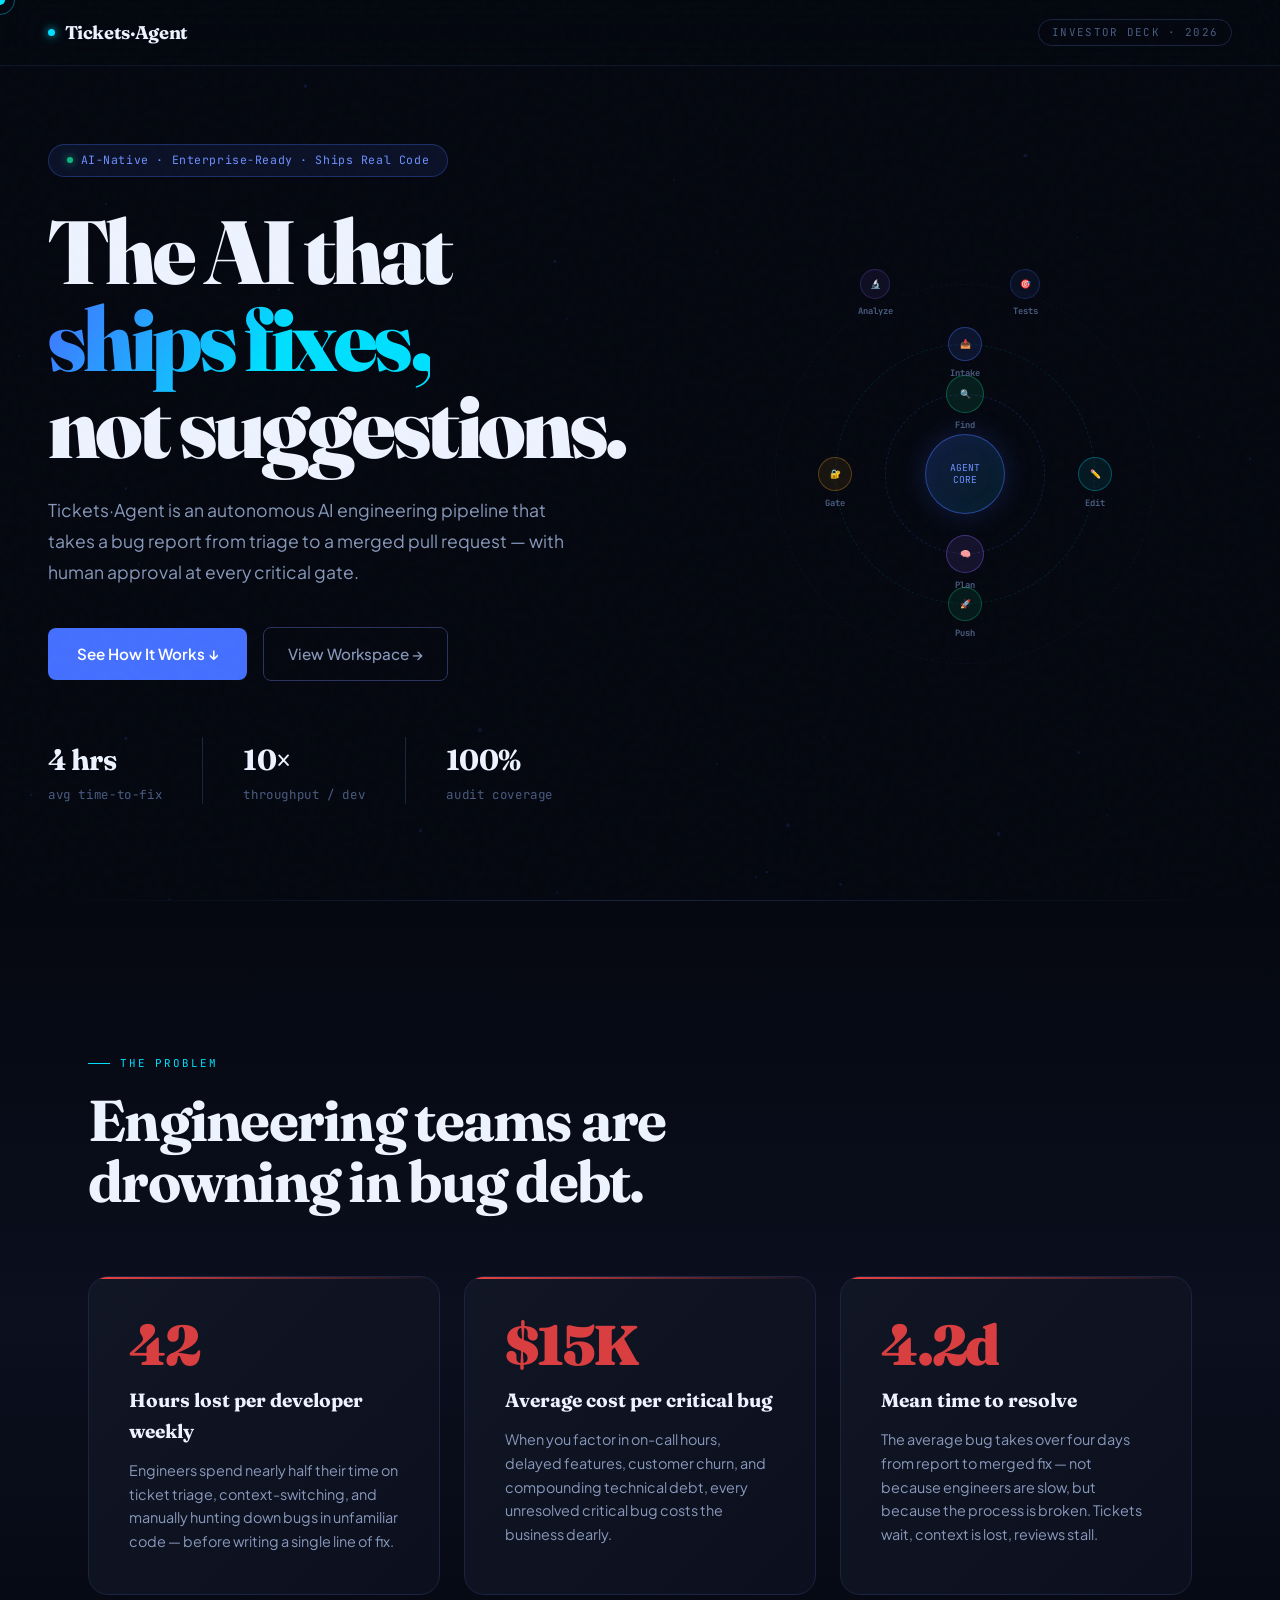
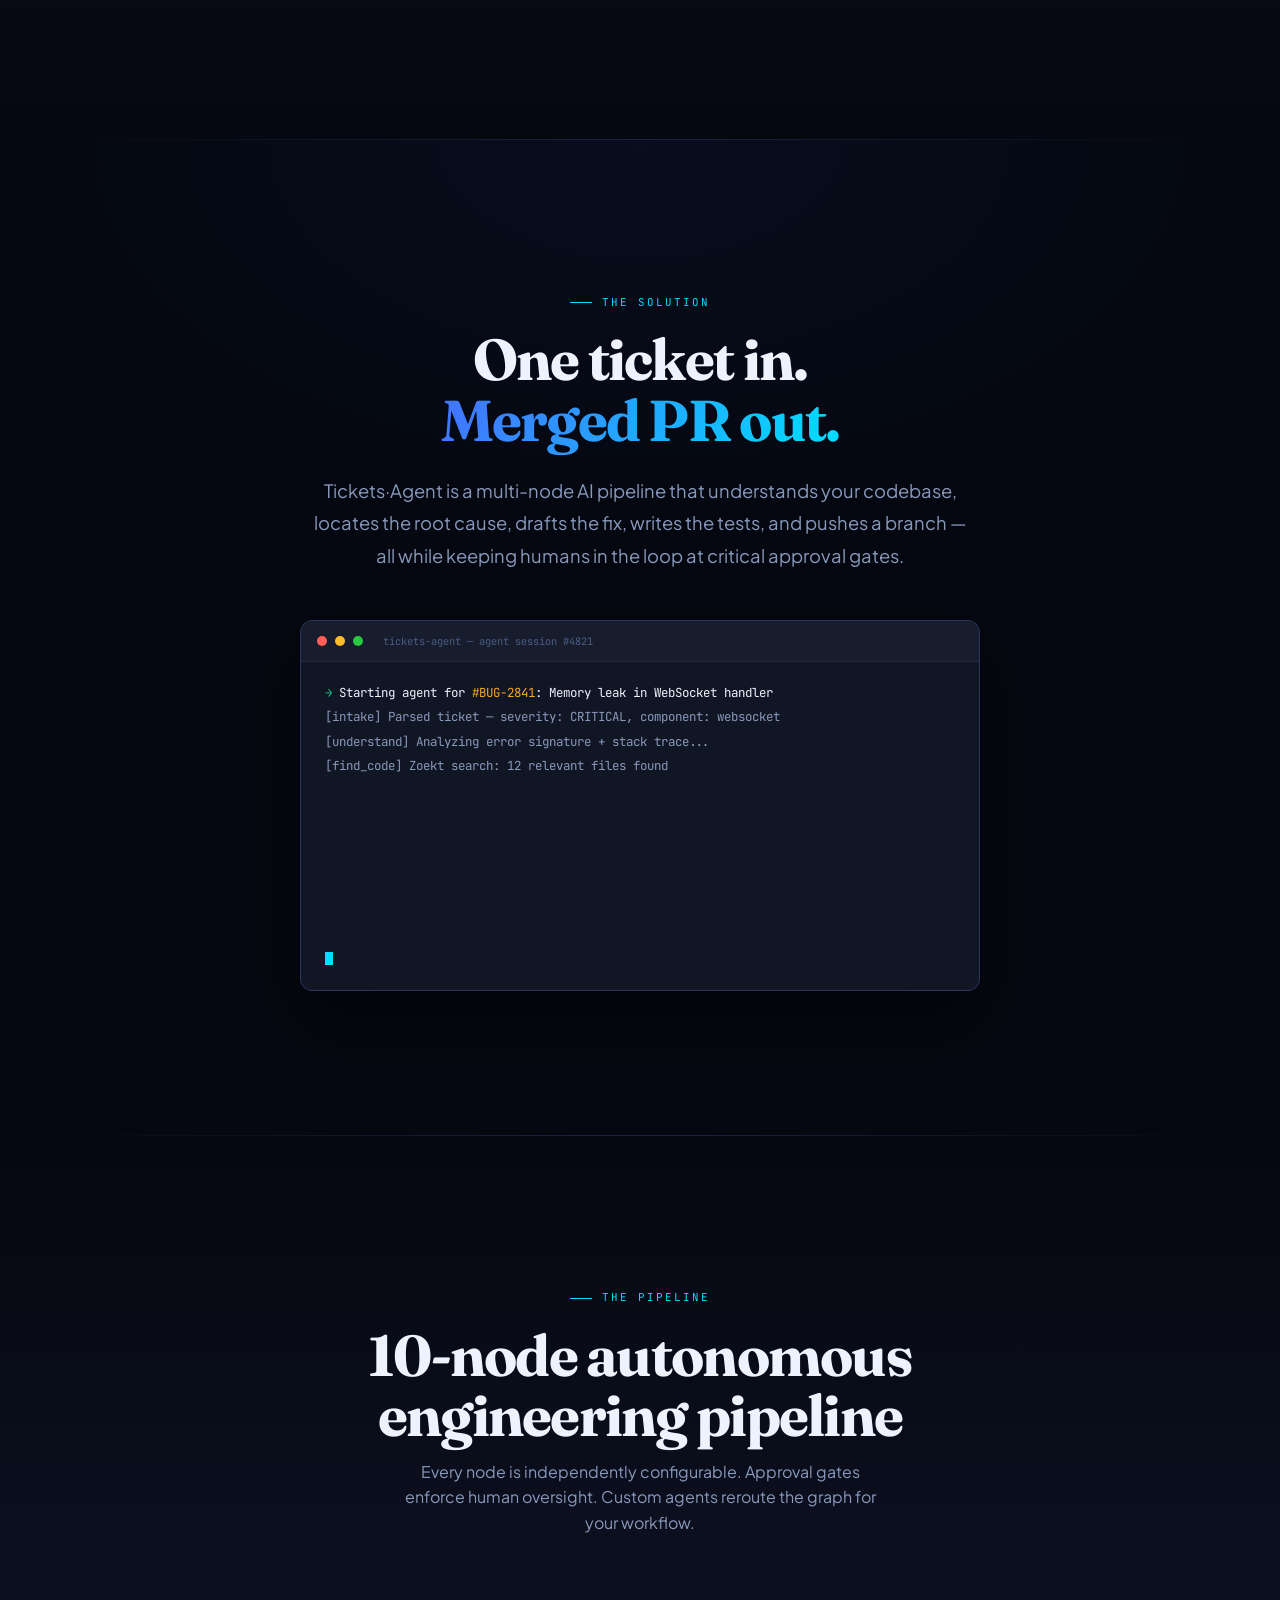
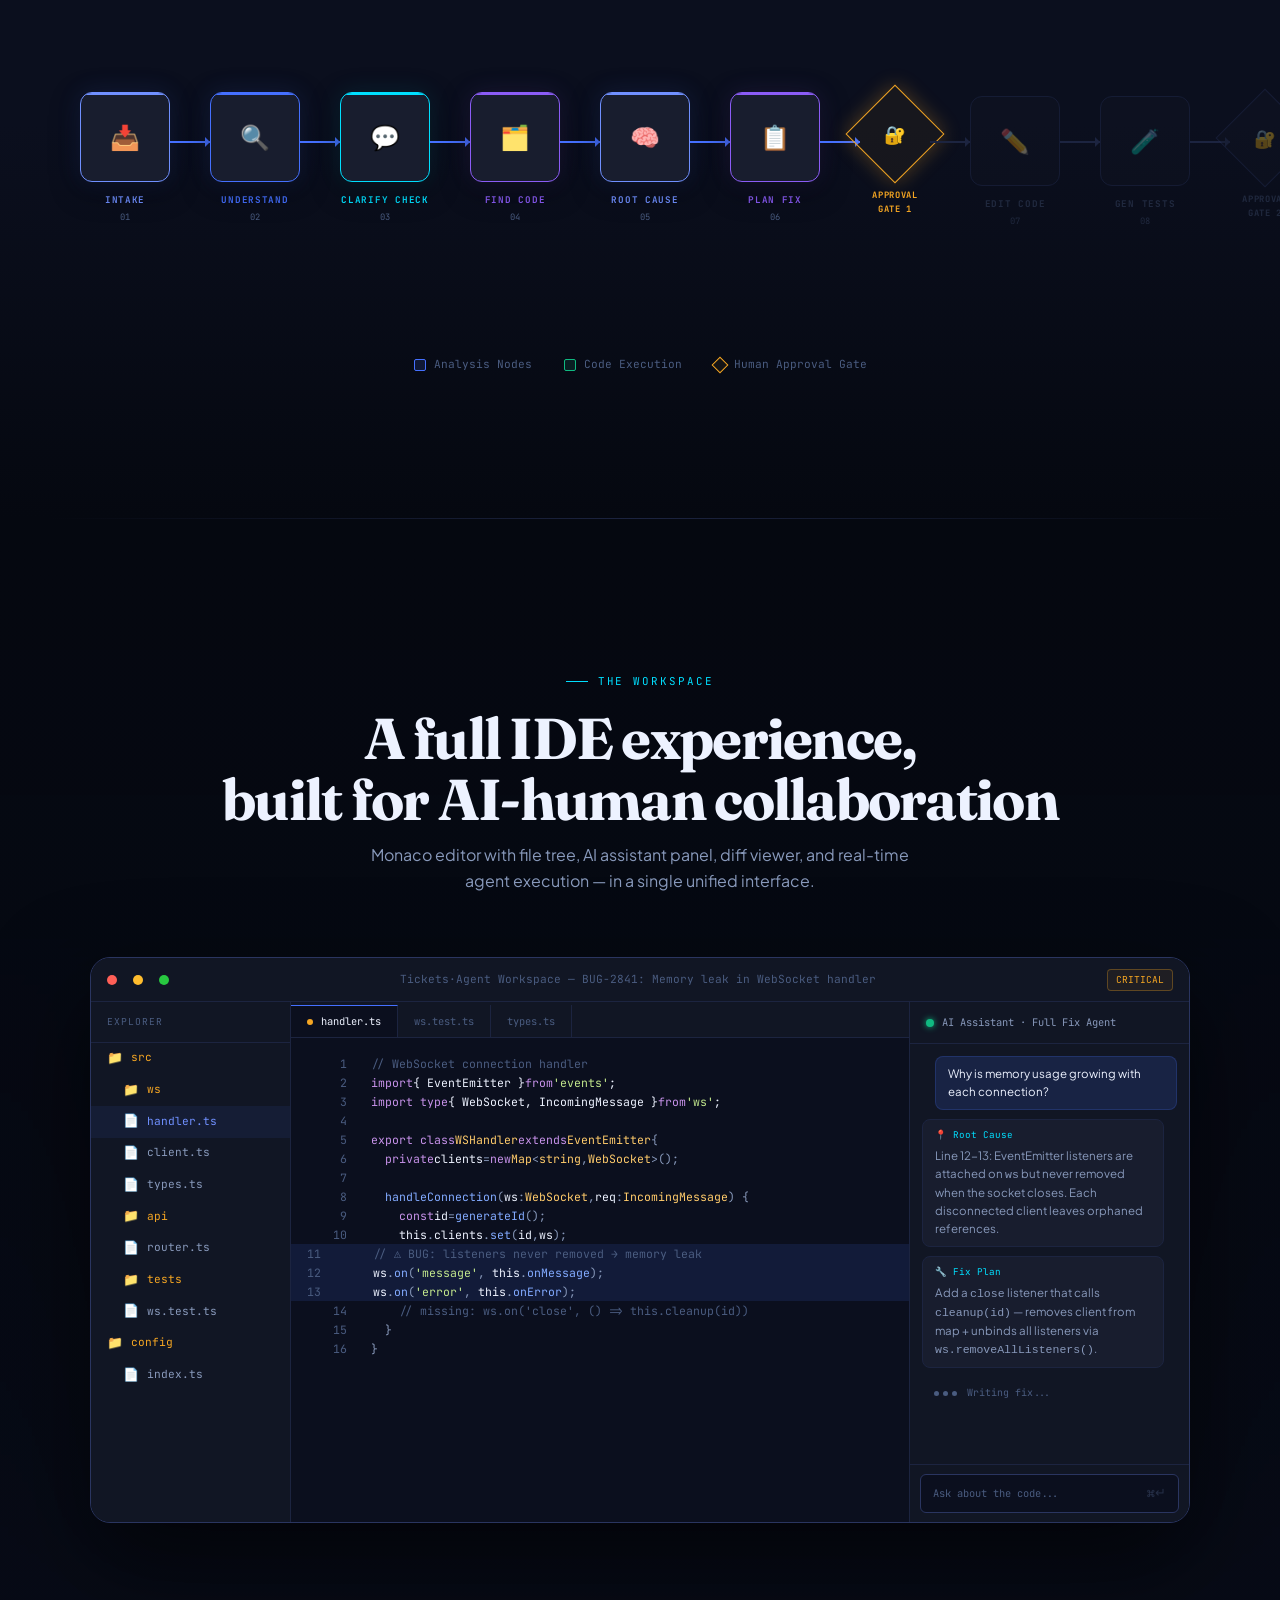
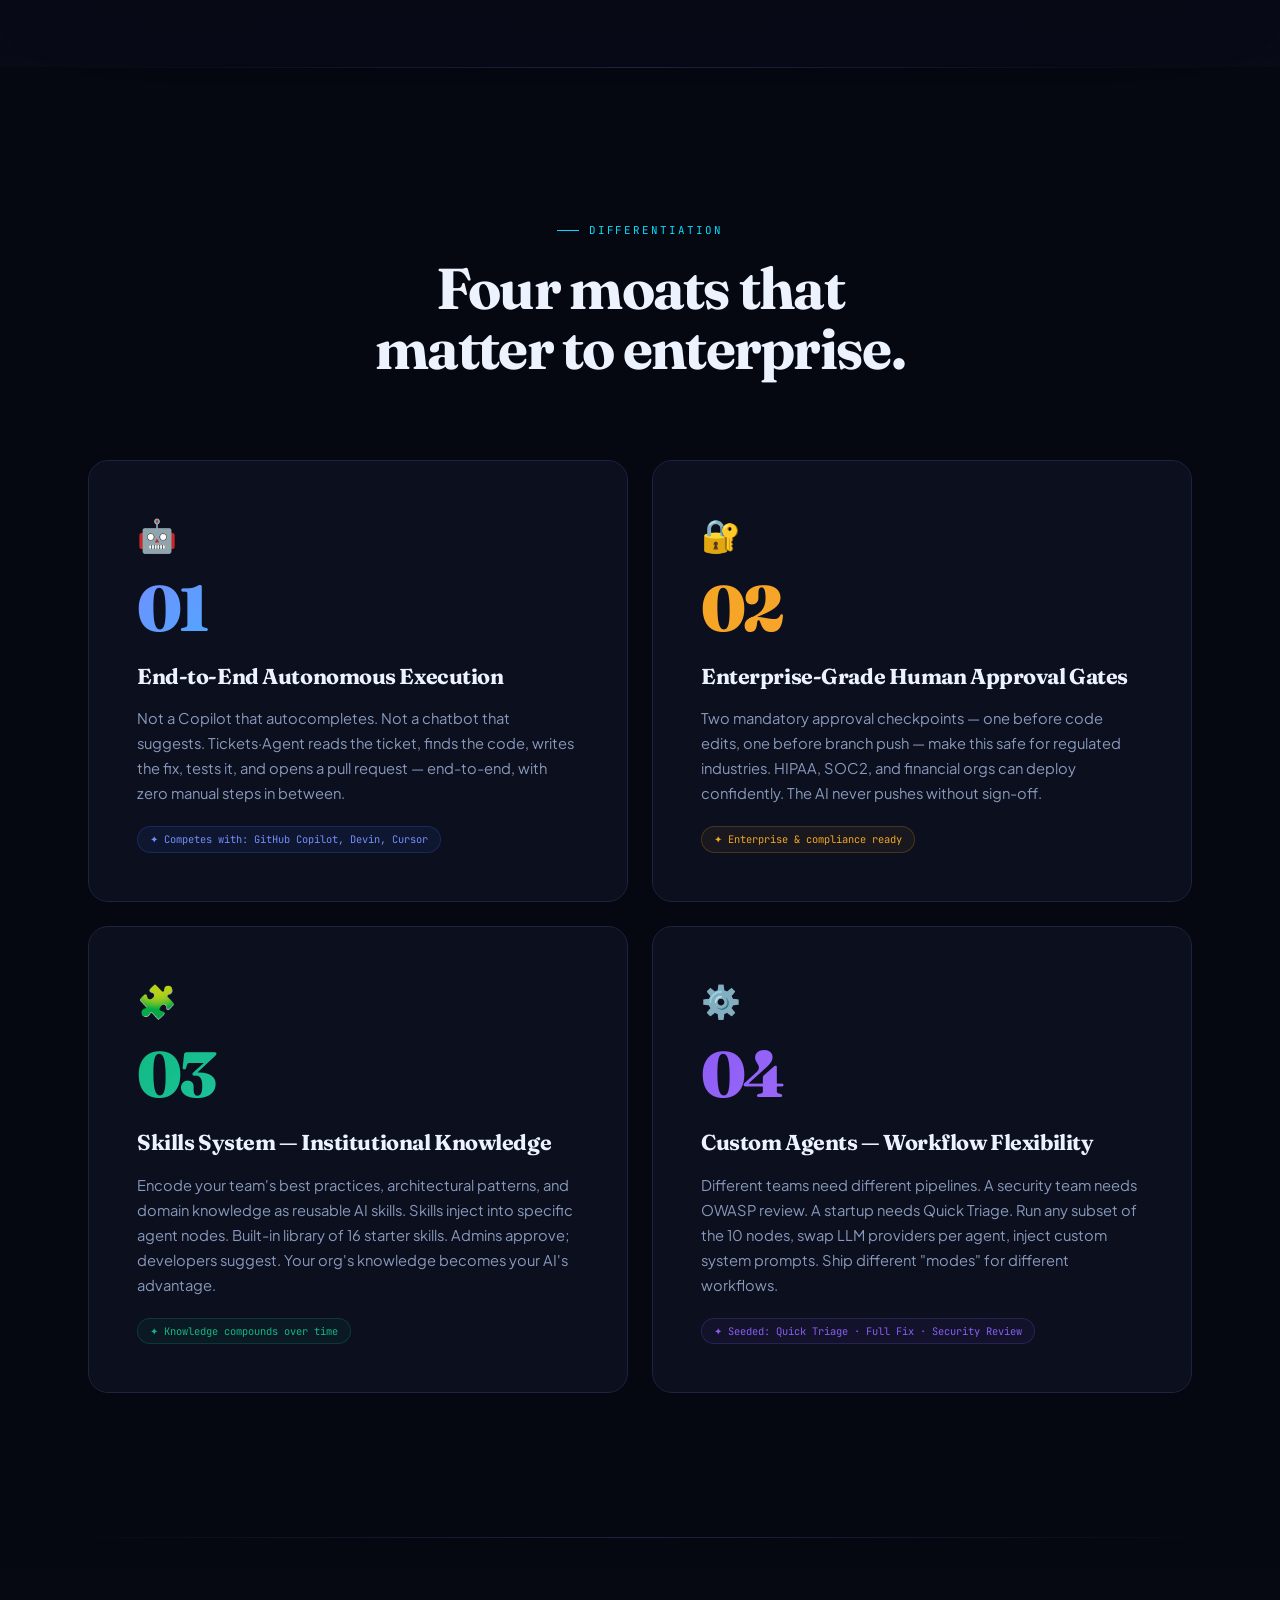
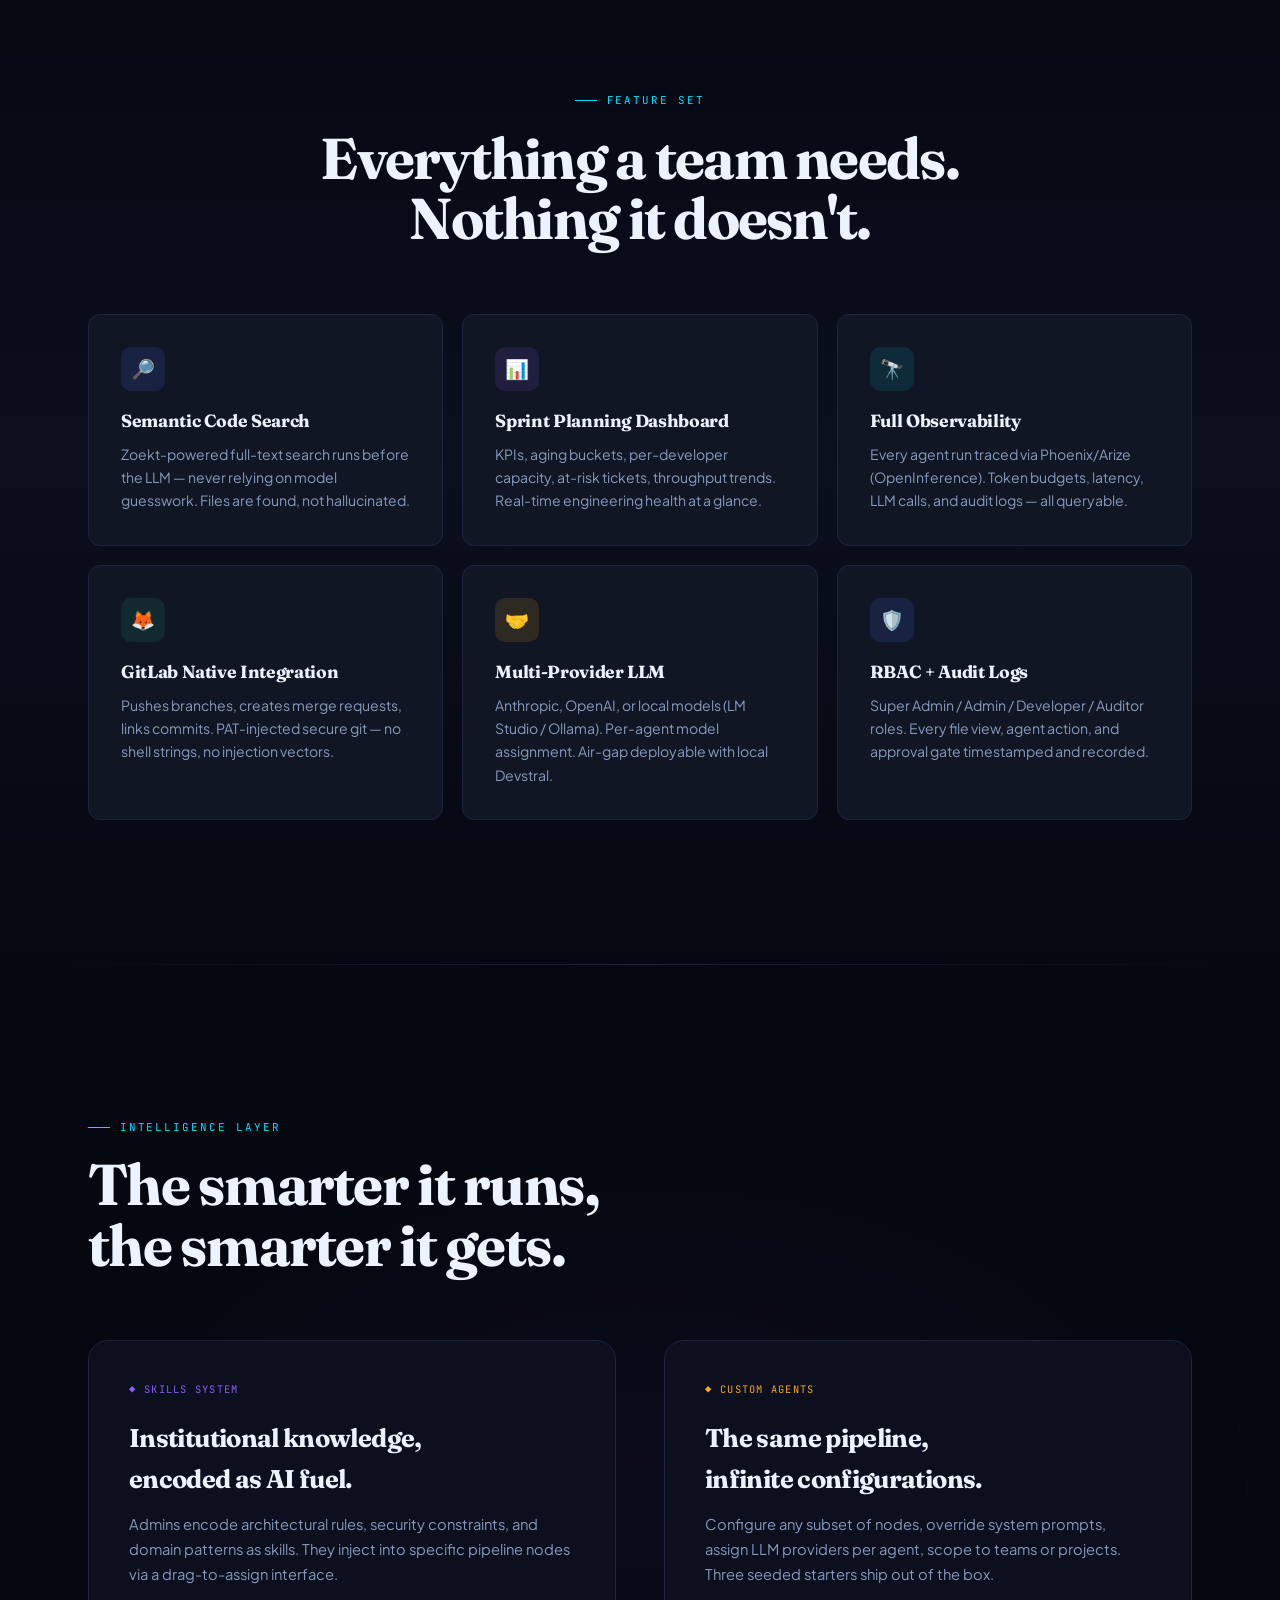
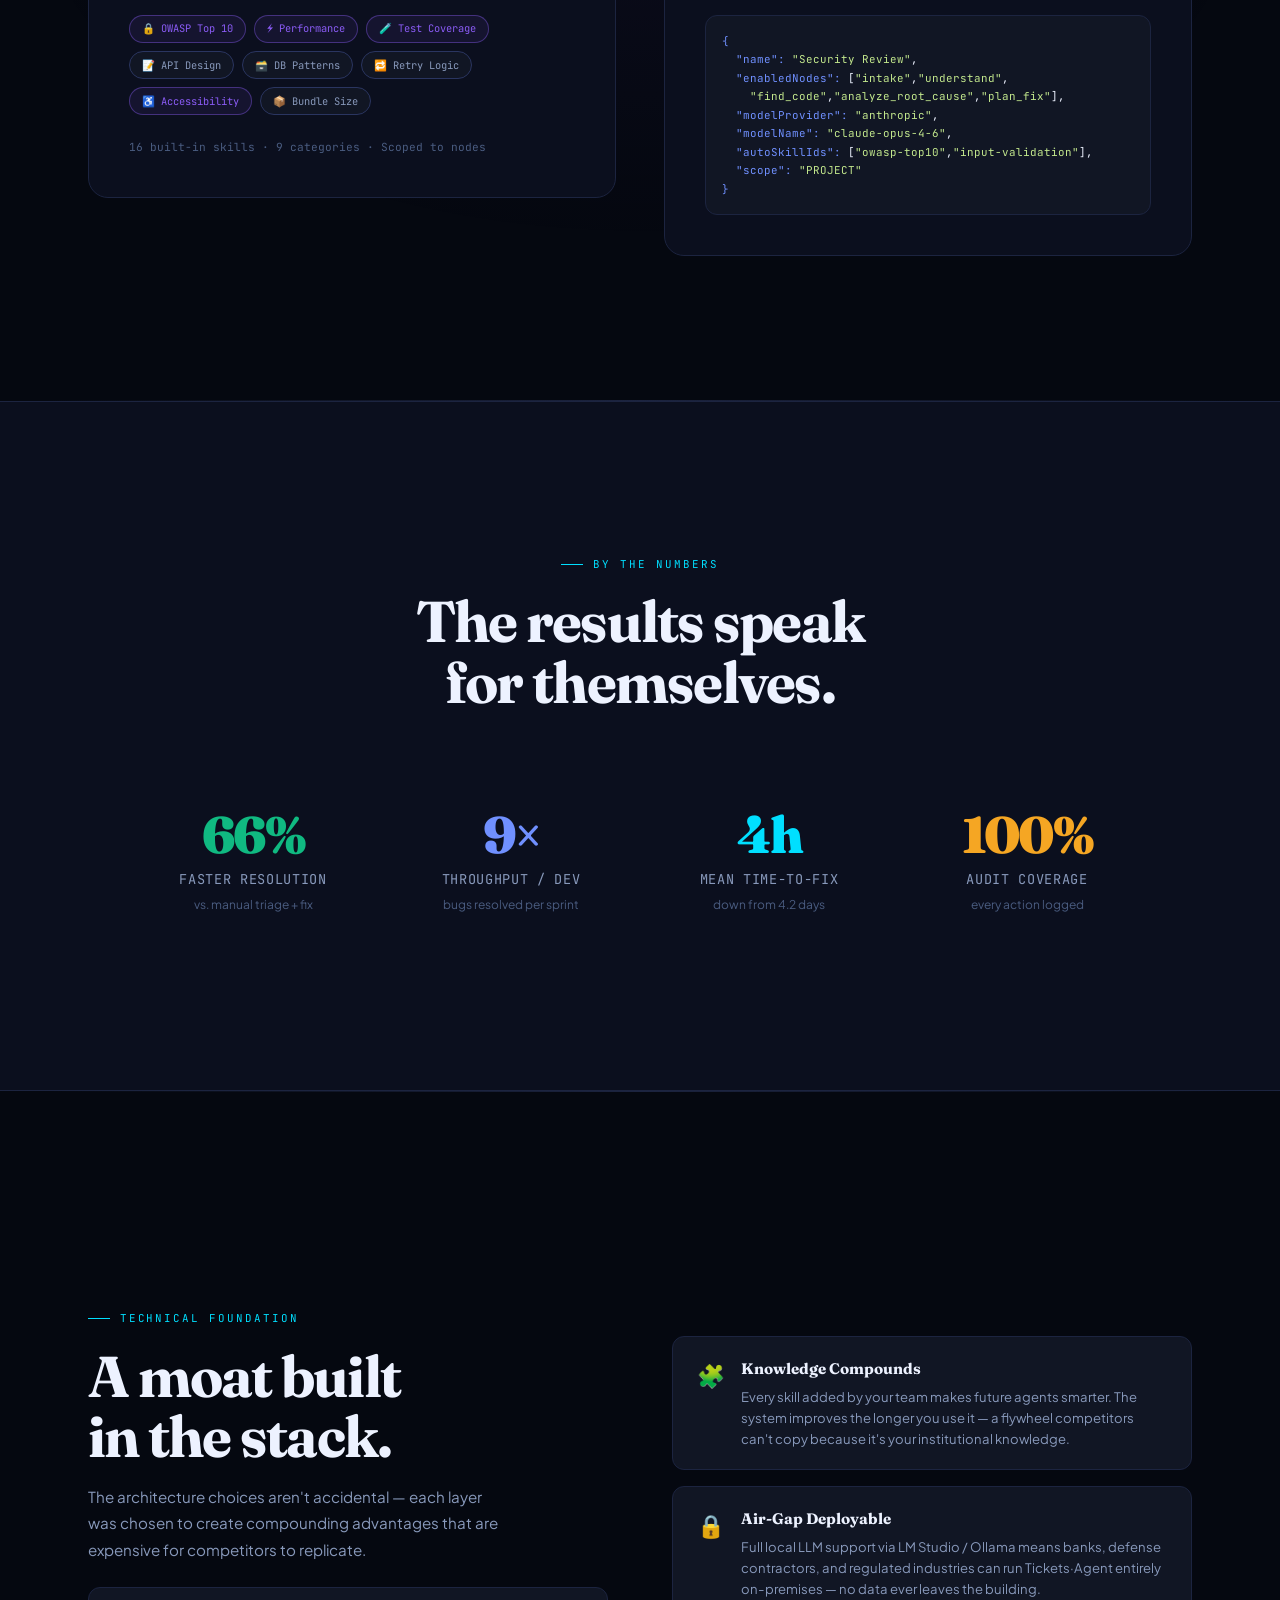
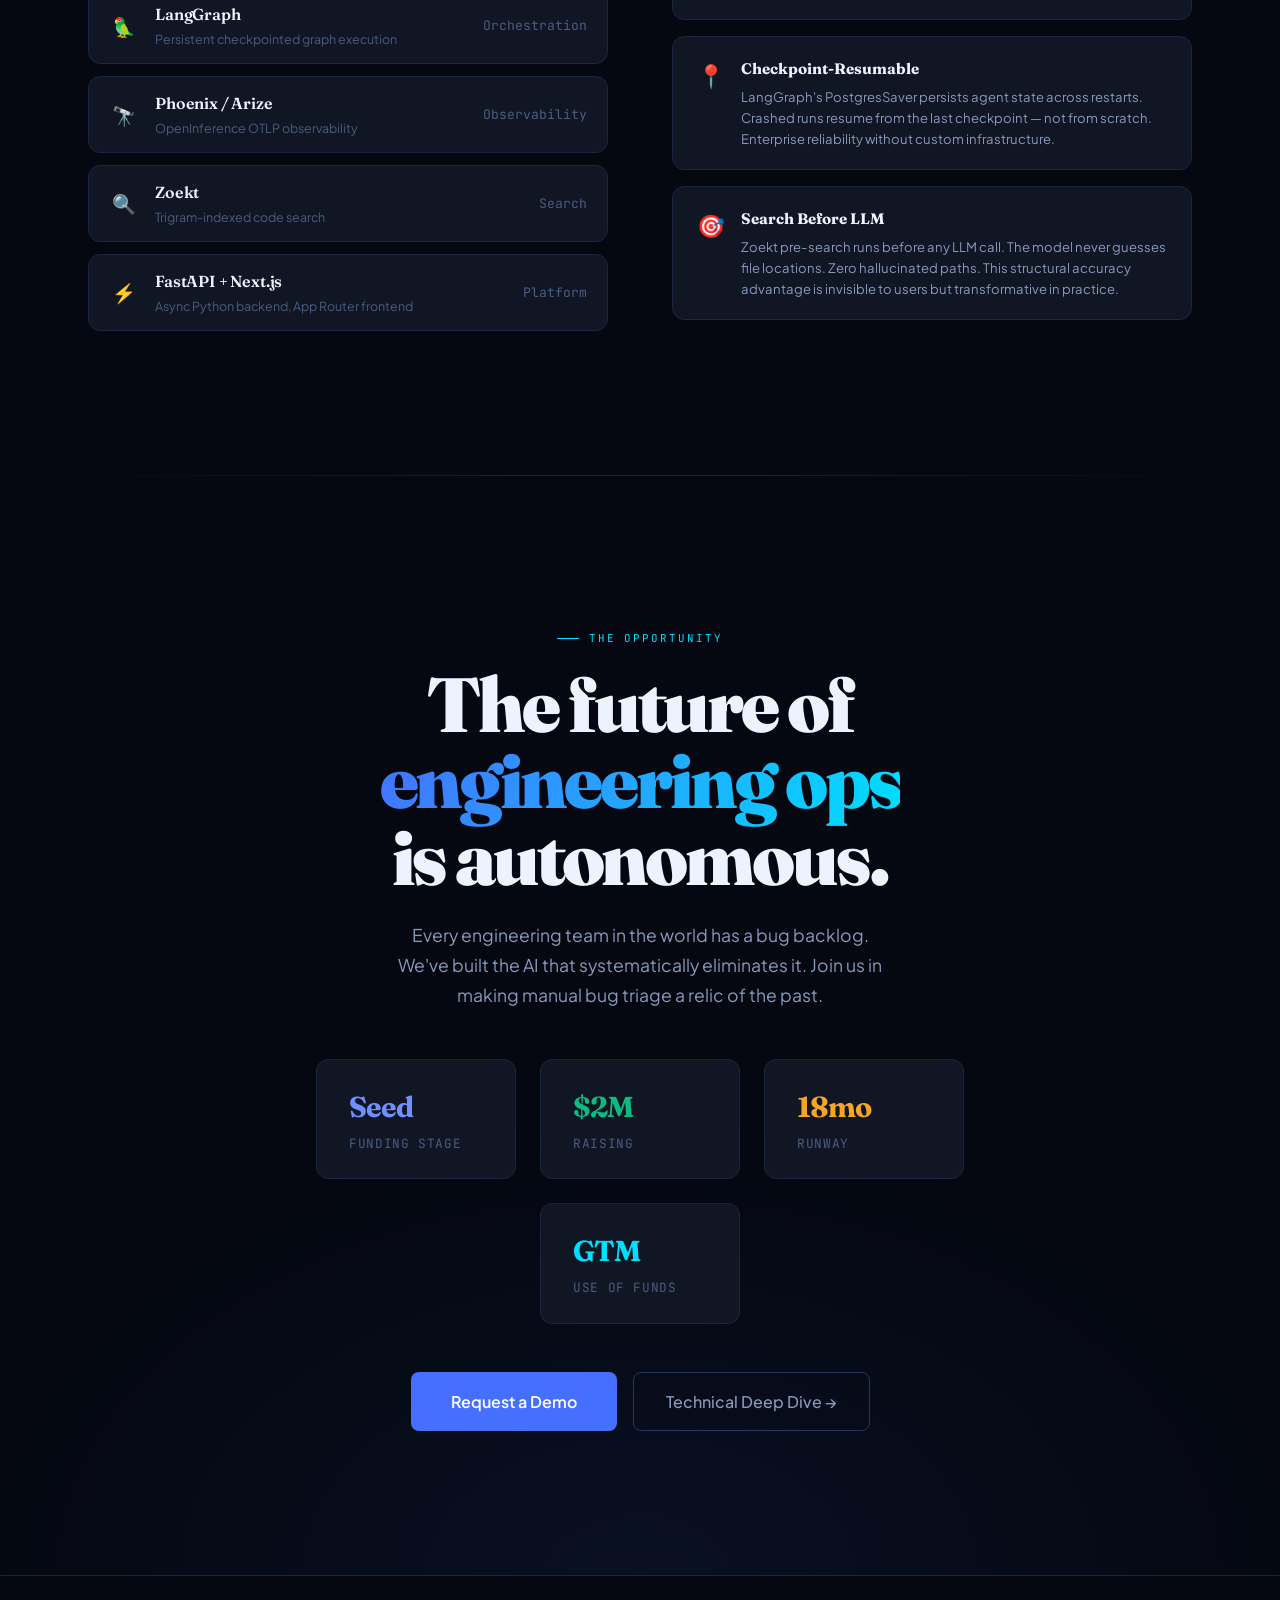
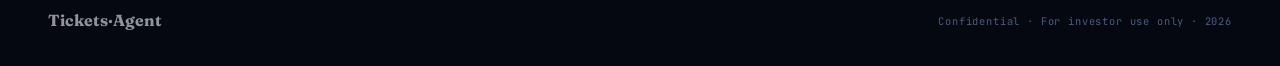
<file: investors.html>
<!DOCTYPE html>
<html lang="en">
<head>
<meta charset="UTF-8">
<meta name="viewport" content="width=device-width, initial-scale=1.0">
<title>Tickets·Agent — Investor Pitch</title>
<link rel="preconnect" href="https://fonts.googleapis.com">
<link rel="preconnect" href="https://fonts.gstatic.com" crossorigin>
<link href="https://fonts.googleapis.com/css2?family=Fraunces:opsz,wght@9..144,300;9..144,400;9..144,700;9..144,900&family=JetBrains+Mono:wght@400;500;700&family=Plus+Jakarta+Sans:wght@300;400;500;600;700&display=swap" rel="stylesheet">
<style>
/* ── TOKENS ───────────────────────────────────────────────── */
:root{
  --bg:#050810;--s1:#0B0F1E;--s2:#111624;--s3:#181D2E;
  --bdr:#1C2440;--bdr2:#2A3560;
  --blue:#4570FF;--blue2:#7090FF;--blue-g:rgba(69,112,255,.14);
  --cyan:#00DFFF;--cyan-g:rgba(0,223,255,.1);
  --amber:#F5A623;--amber-g:rgba(245,166,35,.13);
  --green:#10B981;--green-g:rgba(16,185,129,.12);
  --purple:#8B5CF6;--purple-g:rgba(139,92,246,.12);
  --red:#EF4444;
  --t1:#EDF2FF;--t2:#8899BB;--t3:#4A5C80;
  --r:12px;--r2:20px;
  --ease:cubic-bezier(.4,0,.2,1);
}
*,*::before,*::after{box-sizing:border-box;margin:0;padding:0}
html{scroll-behavior:smooth}
body{
  background:var(--bg);color:var(--t1);
  font-family:'Plus Jakarta Sans',sans-serif;
  line-height:1.6;overflow-x:hidden;
  cursor:none;
}
/* custom cursor */
.cursor{position:fixed;width:10px;height:10px;border-radius:50%;background:var(--cyan);pointer-events:none;z-index:9999;transform:translate(-50%,-50%);transition:transform .15s,opacity .3s;mix-blend-mode:screen}
.cursor-ring{position:fixed;width:30px;height:30px;border-radius:50%;border:1px solid rgba(0,223,255,.4);pointer-events:none;z-index:9998;transform:translate(-50%,-50%);transition:transform .35s var(--ease),width .3s,height .3s}
body:hover .cursor{opacity:1}

/* scroll bar */
::-webkit-scrollbar{width:3px}
::-webkit-scrollbar-track{background:var(--bg)}
::-webkit-scrollbar-thumb{background:var(--bdr2)}

/* progress */
#prog{position:fixed;top:0;left:0;height:2px;width:0;background:linear-gradient(90deg,var(--blue),var(--cyan));z-index:1001;transition:width .1s linear}

/* noise overlay */
body::after{content:'';position:fixed;inset:0;background-image:url("data:image/svg+xml,%3Csvg viewBox='0 0 200 200' xmlns='http://www.w3.org/2000/svg'%3E%3Cfilter id='n'%3E%3CfeTurbulence type='fractalNoise' baseFrequency='0.65' numOctaves='3' stitchTiles='stitch'/%3E%3C/filter%3E%3Crect width='100%25' height='100%25' filter='url(%23n)' opacity='0.03'/%3E%3C/svg%3E");pointer-events:none;z-index:9997;opacity:.4}

/* ── NAV ─────────────────────────────────────────────────── */
nav{
  position:fixed;top:0;left:0;right:0;z-index:100;
  padding:1.1rem 3rem;display:flex;align-items:center;justify-content:space-between;
  background:rgba(5,8,16,.75);backdrop-filter:blur(20px);
  border-bottom:1px solid rgba(28,36,64,.6);
}
.nav-logo{
  font-family:'Fraunces',serif;font-weight:700;font-size:1.15rem;
  letter-spacing:-.02em;display:flex;align-items:center;gap:.6rem;
}
.nav-dot{width:7px;height:7px;border-radius:50%;background:var(--cyan);box-shadow:0 0 10px var(--cyan);animation:pdot 2s ease-in-out infinite}
@keyframes pdot{0%,100%{opacity:1;transform:scale(1)}50%{opacity:.6;transform:scale(1.4)}}
.nav-tag{
  font-family:'JetBrains Mono',monospace;font-size:.68rem;color:var(--t3);
  letter-spacing:.12em;text-transform:uppercase;
  padding:.25rem .8rem;border:1px solid var(--bdr);border-radius:100px;
}

/* ── CANVAS BG ───────────────────────────────────────────── */
#bg-canvas{position:fixed;top:0;left:0;width:100%;height:100%;pointer-events:none;z-index:0;opacity:.35}

/* ── REVEAL ──────────────────────────────────────────────── */
.rv{opacity:0;transform:translateY(36px);transition:opacity .75s var(--ease),transform .75s var(--ease)}
.rv.on{opacity:1;transform:none}
.d1{transition-delay:.1s}.d2{transition-delay:.2s}.d3{transition-delay:.3s}
.d4{transition-delay:.4s}.d5{transition-delay:.5s}.d6{transition-delay:.6s}

/* ── LAYOUT ──────────────────────────────────────────────── */
.wrap{max-width:1200px;margin:0 auto;padding:0 3rem}
section{position:relative;z-index:1}
.section-pad{padding:9rem 0}

.label{
  font-family:'JetBrains Mono',monospace;font-size:.68rem;
  letter-spacing:.18em;text-transform:uppercase;color:var(--cyan);
  display:inline-flex;align-items:center;gap:.6rem;margin-bottom:1.2rem;
}
.label::before{content:'';width:22px;height:1px;background:var(--cyan)}
.h1{font-family:'Fraunces',serif;font-weight:900;font-size:clamp(3.2rem,7vw,6.2rem);line-height:1.0;letter-spacing:-.04em}
.h2{font-family:'Fraunces',serif;font-weight:700;font-size:clamp(2rem,4.5vw,3.8rem);line-height:1.05;letter-spacing:-.03em}
.h3{font-family:'Fraunces',serif;font-weight:700;font-size:1.4rem;letter-spacing:-.02em}
.body{font-size:1.05rem;color:var(--t2);line-height:1.75;max-width:580px}
.mono{font-family:'JetBrains Mono',monospace}

/* ── HERO ────────────────────────────────────────────────── */
.hero{
  min-height:100vh;display:flex;align-items:center;
  padding:8rem 3rem 5rem;position:relative;z-index:1;
  max-width:1300px;margin:0 auto;gap:4rem;
}
.hero-left{flex:1.1;max-width:660px}
.hero-right{flex:1;display:flex;justify-content:center;align-items:center}

.eyebrow{
  display:inline-flex;align-items:center;gap:.5rem;
  background:rgba(69,112,255,.1);border:1px solid rgba(69,112,255,.3);
  border-radius:100px;padding:.4rem 1.1rem;margin-bottom:2rem;
  font-family:'JetBrains Mono',monospace;font-size:.72rem;color:var(--blue2);letter-spacing:.05em;
}
.eyebrow-live{width:6px;height:6px;border-radius:50%;background:var(--green);box-shadow:0 0 8px var(--green);animation:pdot 1.5s ease-in-out infinite}

.hero-title{
  font-family:'Fraunces',serif;font-weight:900;
  font-size:clamp(3.6rem,7vw,6.4rem);line-height:.97;
  letter-spacing:-.04em;margin-bottom:1.6rem;
}
.hero-title .g{
  background:linear-gradient(120deg,var(--blue) 0%,var(--cyan) 60%);
  -webkit-background-clip:text;-webkit-text-fill-color:transparent;background-clip:text;
}
.hero-sub{font-size:1.1rem;color:var(--t2);line-height:1.75;margin-bottom:2.5rem;max-width:520px}

.btn-row{display:flex;align-items:center;gap:1rem;margin-bottom:3.5rem}
.btn-p{
  display:inline-flex;align-items:center;gap:.5rem;
  background:var(--blue);color:#fff;padding:.85rem 1.8rem;border-radius:8px;
  font-family:'Plus Jakarta Sans',sans-serif;font-weight:600;font-size:.95rem;
  text-decoration:none;border:none;cursor:pointer;
  transition:all .3s var(--ease);
}
.btn-p:hover{background:#5580FF;transform:translateY(-2px);box-shadow:0 10px 35px rgba(69,112,255,.4)}
.btn-g{
  display:inline-flex;align-items:center;gap:.5rem;
  color:var(--t2);padding:.85rem 1.5rem;border-radius:8px;
  font-family:'Plus Jakarta Sans',sans-serif;font-weight:500;font-size:.95rem;
  text-decoration:none;border:1px solid var(--bdr2);background:transparent;cursor:pointer;
  transition:all .3s var(--ease);
}
.btn-g:hover{color:var(--t1);border-color:var(--t3);background:var(--s1)}

.hero-kpis{display:flex;gap:2.5rem}
.kpi-val{font-family:'Fraunces',serif;font-weight:700;font-size:1.8rem;letter-spacing:-.03em;color:var(--t1)}
.kpi-lab{font-size:.78rem;color:var(--t3);margin-top:.1rem;font-family:'JetBrains Mono',monospace;letter-spacing:.05em}
.kpi-divider{width:1px;background:var(--bdr);align-self:stretch}

/* orbit viz */
.orbit-wrap{width:400px;height:400px;position:relative}
.o-center{
  position:absolute;top:50%;left:50%;transform:translate(-50%,-50%);
  width:80px;height:80px;border-radius:50%;
  background:linear-gradient(135deg,rgba(69,112,255,.2),rgba(0,223,255,.1));
  border:1px solid rgba(69,112,255,.5);
  display:flex;align-items:center;justify-content:center;
  font-family:'JetBrains Mono',monospace;font-size:.6rem;color:var(--blue2);
  text-align:center;line-height:1.3;
  box-shadow:0 0 30px rgba(69,112,255,.2),inset 0 0 20px rgba(69,112,255,.05);
}
.ring{
  position:absolute;top:50%;left:50%;border-radius:50%;border:1px dashed;
  transform:translate(-50%,-50%);
}
.ring-1{width:160px;height:160px;border-color:rgba(69,112,255,.2);animation:spin 18s linear infinite}
.ring-2{width:260px;height:260px;border-color:rgba(0,223,255,.12);animation:spin 28s linear infinite reverse}
.ring-3{width:380px;height:380px;border-color:rgba(139,92,246,.08);animation:spin 40s linear infinite}
@keyframes spin{from{transform:translate(-50%,-50%) rotate(0)}to{transform:translate(-50%,-50%) rotate(360deg)}}

.onode{
  position:absolute;border-radius:50%;
  display:flex;align-items:center;justify-content:center;
  font-family:'JetBrains Mono',monospace;font-size:.55rem;font-weight:700;
  transition:all .3s;
}
.onode span{position:absolute;top:calc(100% + 6px);left:50%;transform:translateX(-50%);white-space:nowrap;font-size:.55rem;color:var(--t3);font-family:'JetBrains Mono',monospace}

/* ── PROBLEM ─────────────────────────────────────────────── */
.problem-section{background:linear-gradient(180deg,var(--bg) 0%,var(--s1) 50%,var(--bg) 100%)}
.prob-grid{display:grid;grid-template-columns:repeat(3,1fr);gap:1.5rem;margin-top:4rem}
.prob-card{
  padding:2.5rem;border-radius:var(--r2);border:1px solid var(--bdr);
  background:linear-gradient(135deg,var(--s2),var(--s1));
  position:relative;overflow:hidden;
  transition:transform .3s,border-color .3s;
}
.prob-card:hover{transform:translateY(-4px);border-color:var(--bdr2)}
.prob-card::before{
  content:'';position:absolute;top:0;left:0;right:0;height:2px;
  background:linear-gradient(90deg,var(--red),transparent);
}
.prob-num{
  font-family:'Fraunces',serif;font-weight:900;font-size:3.5rem;
  color:var(--red);letter-spacing:-.04em;line-height:1;margin-bottom:.75rem;
  opacity:.9;
}
.prob-title{font-family:'Fraunces',serif;font-weight:700;font-size:1.2rem;margin-bottom:.75rem;color:var(--t1)}
.prob-desc{font-size:.9rem;color:var(--t2);line-height:1.65}

/* ── SOLUTION ────────────────────────────────────────────── */
.solution-section{
  position:relative;overflow:hidden;
  background:radial-gradient(ellipse 80% 60% at 50% 0%,rgba(69,112,255,.06) 0%,transparent 70%);
}
.solution-inner{max-width:900px;margin:0 auto;text-align:center}
.sol-title{margin-bottom:1.5rem}
.sol-body{font-size:1.15rem;color:var(--t2);line-height:1.75;margin:0 auto 3rem;max-width:660px}

/* terminal */
.terminal{
  background:var(--s2);border:1px solid var(--bdr2);border-radius:var(--r);
  overflow:hidden;text-align:left;max-width:680px;margin:0 auto;
  box-shadow:0 30px 80px rgba(0,0,0,.5);
}
.terminal-bar{
  padding:.75rem 1rem;background:var(--s3);border-bottom:1px solid var(--bdr);
  display:flex;align-items:center;gap:.5rem;
}
.tb-dot{width:10px;height:10px;border-radius:50%}
.terminal-body{padding:1.25rem 1.5rem;font-family:'JetBrains Mono',monospace;font-size:.78rem;line-height:1.8;min-height:200px}
.t-line{display:block;margin-bottom:.1rem}
.t-prompt{color:var(--green)}
.t-cmd{color:var(--t1)}
.t-out{color:var(--t2)}
.t-node{color:var(--cyan)}
.t-done{color:var(--green)}
.t-cursor{display:inline-block;width:8px;height:13px;background:var(--cyan);animation:blink .8s step-end infinite;vertical-align:middle}
@keyframes blink{0%,100%{opacity:1}50%{opacity:0}}

/* ── PIPELINE ────────────────────────────────────────────── */
.pipeline-section{
  overflow:hidden;
  background:linear-gradient(180deg,var(--bg) 0%,var(--s1) 40%,var(--s1) 60%,var(--bg) 100%);
}
.pipe-title-area{text-align:center;margin-bottom:5rem}
.pipe-scroll{overflow-x:auto;padding:2rem 3rem 3rem;-webkit-overflow-scrolling:touch}
.pipe-scroll::-webkit-scrollbar{height:3px}
.pipe-scroll::-webkit-scrollbar-thumb{background:var(--bdr2)}
.pipeline{
  display:flex;align-items:center;gap:0;
  min-width:1400px;width:max-content;margin:0 auto;
  padding:3rem 2rem;
}
.pipe-node{
  display:flex;flex-direction:column;align-items:center;
  position:relative;opacity:.35;
  transition:opacity .5s,transform .5s;
}
.pipe-node.active{opacity:1;transform:translateY(-4px)}
.pn-box{
  width:90px;height:90px;border-radius:var(--r);
  display:flex;flex-direction:column;align-items:center;justify-content:center;gap:.3rem;
  border:1px solid var(--bdr2);background:var(--s2);
  transition:all .4s;font-size:1.5rem;
  position:relative;overflow:hidden;
}
.pipe-node.active .pn-box{
  border-color:var(--node-color);
  box-shadow:0 0 24px var(--node-glow),0 8px 30px rgba(0,0,0,.4);
  background:var(--s3);
}
.pipe-node.active .pn-box::before{
  content:'';position:absolute;top:0;left:0;right:0;height:2px;
  background:var(--node-color);
}
.pn-label{
  font-family:'JetBrains Mono',monospace;font-size:.58rem;font-weight:700;
  text-transform:uppercase;letter-spacing:.08em;color:var(--t3);
  margin-top:.75rem;text-align:center;line-height:1.3;max-width:90px;
}
.pipe-node.active .pn-label{color:var(--node-color)}
.pn-step{font-family:'JetBrains Mono',monospace;font-size:.55rem;color:var(--t3);margin-top:.25rem}
.pipe-arrow{
  width:40px;height:2px;background:var(--bdr);
  position:relative;flex-shrink:0;align-self:center;margin-bottom:40px;
  transition:background .4s;
}
.pipe-arrow.active{background:var(--blue)}
.pipe-arrow::after{
  content:'';position:absolute;right:-5px;top:50%;transform:translateY(-50%);
  border:5px solid transparent;border-left-color:var(--bdr);
  transition:border-left-color .4s;
}
.pipe-arrow.active::after{border-left-color:var(--blue)}

.gate-node{
  display:flex;flex-direction:column;align-items:center;
  opacity:.35;transition:opacity .5s,transform .5s;
}
.gate-node.active{opacity:1;transform:translateY(-4px)}
.gate-box{
  width:70px;height:70px;transform:rotate(45deg);
  border:1px solid var(--bdr2);background:var(--s2);
  display:flex;align-items:center;justify-content:center;
  transition:all .4s;
}
.gate-node.active .gate-box{
  border-color:var(--amber);
  box-shadow:0 0 20px rgba(245,166,35,.3);
  background:rgba(245,166,35,.05);
}
.gate-inner{transform:rotate(-45deg);font-size:1.1rem}
.gate-label{
  font-family:'JetBrains Mono',monospace;font-size:.55rem;font-weight:700;
  text-transform:uppercase;letter-spacing:.08em;color:var(--t3);
  margin-top:1.2rem;text-align:center;
}
.gate-node.active .gate-label{color:var(--amber)}

/* ── WORKSPACE MOCKUP ────────────────────────────────────── */
.workspace-section{
  background:linear-gradient(180deg,var(--bg) 0%,rgba(11,15,30,.5) 100%);
}
.ws-header{text-align:center;margin-bottom:4rem}
.ws-mockup{
  border:1px solid var(--bdr2);border-radius:var(--r2);overflow:hidden;
  box-shadow:0 40px 100px rgba(0,0,0,.6);
  background:var(--s1);max-width:1100px;margin:0 auto;
  animation:ws-glow 4s ease-in-out infinite;
}
@keyframes ws-glow{
  0%,100%{box-shadow:0 40px 100px rgba(0,0,0,.6),0 0 0 1px var(--bdr2)}
  50%{box-shadow:0 40px 100px rgba(0,0,0,.6),0 0 60px rgba(69,112,255,.08),0 0 0 1px rgba(69,112,255,.3)}
}
.ws-topbar{
  height:44px;background:var(--s2);border-bottom:1px solid var(--bdr);
  display:flex;align-items:center;padding:0 1rem;gap:1rem;
}
.ws-tb-dot{width:10px;height:10px;border-radius:50%}
.ws-breadcrumb{font-family:'JetBrains Mono',monospace;font-size:.7rem;color:var(--t3);flex:1;text-align:center}
.ws-badge{
  font-family:'JetBrains Mono',monospace;font-size:.6rem;color:var(--amber);
  padding:.15rem .5rem;border-radius:4px;border:1px solid rgba(245,166,35,.3);background:rgba(245,166,35,.06);
}
.ws-body{display:flex;height:520px}
/* file tree */
.ws-tree{width:200px;border-right:1px solid var(--bdr);background:var(--s2);overflow:hidden;flex-shrink:0}
.ws-tree-header{padding:.75rem 1rem;font-family:'JetBrains Mono',monospace;font-size:.6rem;color:var(--t3);letter-spacing:.1em;text-transform:uppercase;border-bottom:1px solid var(--bdr)}
.tree-item{
  display:flex;align-items:center;gap:.5rem;padding:.35rem 1rem;
  font-family:'JetBrains Mono',monospace;font-size:.7rem;color:var(--t2);
  cursor:default;
}
.tree-item:hover{background:rgba(255,255,255,.03);color:var(--t1)}
.tree-item.active{background:rgba(69,112,255,.08);color:var(--blue2)}
.tree-item.folder{color:var(--amber)}
.tree-icon{font-size:.8rem;flex-shrink:0}
.indent{padding-left:2rem}
/* editor */
.ws-editor{flex:1;overflow:hidden;display:flex;flex-direction:column}
.tab-bar{height:36px;background:var(--s2);border-bottom:1px solid var(--bdr);display:flex;align-items:flex-end}
.tab{
  display:flex;align-items:center;gap:.5rem;padding:0 1rem;height:32px;
  font-family:'JetBrains Mono',monospace;font-size:.65rem;color:var(--t3);
  border-right:1px solid var(--bdr);cursor:default;
}
.tab.active{background:var(--s1);color:var(--t1);border-top:1px solid var(--blue)}
.tab-dot{width:6px;height:6px;border-radius:50%;background:var(--amber)}
.code-area{flex:1;overflow:hidden;padding:1rem 0;background:var(--s1)}
.code-line{
  display:flex;padding:0 1rem;
  font-family:'JetBrains Mono',monospace;font-size:.72rem;line-height:1.65;
}
.ln{width:2.5rem;flex-shrink:0;color:var(--t3);text-align:right;margin-right:1.5rem;user-select:none}
.hl{background:rgba(69,112,255,.12);display:block;width:100%}
.kw{color:#C792EA}.fn{color:#82AAFF}.str{color:#C3E88D}.cm{color:var(--t3)}
.num{color:#F78C6C}.cls{color:#FFCB6B}.op{color:var(--t2)}.t-default{color:var(--t1)}
/* chat panel */
.ws-chat{width:280px;border-left:1px solid var(--bdr);background:var(--s2);display:flex;flex-direction:column;flex-shrink:0}
.chat-header{padding:.75rem 1rem;border-bottom:1px solid var(--bdr);display:flex;align-items:center;gap:.5rem}
.chat-ai-dot{width:8px;height:8px;border-radius:50%;background:var(--green);box-shadow:0 0 6px var(--green);animation:pdot 1.5s ease-in-out infinite}
.chat-title{font-family:'JetBrains Mono',monospace;font-size:.65rem;color:var(--t2)}
.chat-messages{flex:1;overflow:hidden;padding:.75rem;display:flex;flex-direction:column;gap:.6rem}
.chat-msg{border-radius:8px;padding:.5rem .75rem;font-size:.72rem;line-height:1.55;max-width:95%}
.chat-msg.user{background:rgba(69,112,255,.15);color:var(--t1);align-self:flex-end;border:1px solid rgba(69,112,255,.2)}
.chat-msg.ai{background:var(--s3);color:var(--t2);border:1px solid var(--bdr);align-self:flex-start}
.chat-msg.ai .ai-tag{font-family:'JetBrains Mono',monospace;font-size:.58rem;color:var(--cyan);display:block;margin-bottom:.3rem}
.chat-typing{display:flex;gap:.25rem;align-items:center;padding:.5rem .75rem}
.typing-dot{width:5px;height:5px;border-radius:50%;background:var(--t3)}
.typing-dot:nth-child(1){animation:tdot .8s ease-in-out infinite}
.typing-dot:nth-child(2){animation:tdot .8s ease-in-out .2s infinite}
.typing-dot:nth-child(3){animation:tdot .8s ease-in-out .4s infinite}
@keyframes tdot{0%,100%{transform:translateY(0);opacity:.4}50%{transform:translateY(-4px);opacity:1}}
.chat-input-area{padding:.6rem;border-top:1px solid var(--bdr)}
.chat-input-fake{
  background:var(--s1);border:1px solid var(--bdr2);border-radius:6px;
  padding:.5rem .75rem;font-family:'JetBrains Mono',monospace;font-size:.65rem;
  color:var(--t3);display:flex;align-items:center;justify-content:space-between;
}

/* ── USPs ─────────────────────────────────────────────────── */
.usps-section{}
.usps-header{text-align:center;margin-bottom:5rem}
.usp-grid{display:grid;grid-template-columns:repeat(2,1fr);gap:1.5rem}
.usp-card{
  padding:3rem;border-radius:var(--r2);border:1px solid var(--bdr);
  background:var(--s1);position:relative;overflow:hidden;
  transition:transform .35s,border-color .35s;
}
.usp-card:hover{transform:translateY(-5px);border-color:var(--bdr2)}
.usp-card::after{
  content:'';position:absolute;inset:0;opacity:0;
  background:radial-gradient(ellipse at top left,var(--card-glow) 0%,transparent 60%);
  transition:opacity .35s;
}
.usp-card:hover::after{opacity:1}
.usp-num{
  font-family:'Fraunces',serif;font-weight:900;font-size:4rem;
  letter-spacing:-.05em;line-height:1;margin-bottom:1.25rem;
  background:linear-gradient(135deg,var(--card-color),var(--card-color2));
  -webkit-background-clip:text;-webkit-text-fill-color:transparent;background-clip:text;
}
.usp-icon{font-size:2rem;margin-bottom:1rem;display:block}
.usp-title{font-family:'Fraunces',serif;font-weight:700;font-size:1.35rem;margin-bottom:.75rem;letter-spacing:-.02em}
.usp-body{font-size:.92rem;color:var(--t2);line-height:1.7}
.usp-tag{
  display:inline-flex;align-items:center;gap:.4rem;margin-top:1.25rem;
  font-family:'JetBrains Mono',monospace;font-size:.65rem;
  padding:.25rem .75rem;border-radius:100px;
  background:var(--card-bg);color:var(--card-color);border:1px solid var(--card-border);
}

/* ── FEATURES ─────────────────────────────────────────────── */
.feat-section{
  background:linear-gradient(180deg,var(--bg) 0%,var(--s1) 50%,var(--bg) 100%);
}
.feat-header{text-align:center;margin-bottom:4rem}
.feat-grid{display:grid;grid-template-columns:repeat(3,1fr);gap:1.2rem}
.feat-card{
  padding:2rem;border-radius:var(--r);border:1px solid var(--bdr);background:var(--s2);
  transition:transform .3s,border-color .3s;
}
.feat-card:hover{transform:translateY(-3px);border-color:var(--bdr2)}
.feat-icon-wrap{
  width:44px;height:44px;border-radius:10px;display:flex;align-items:center;justify-content:center;
  margin-bottom:1rem;font-size:1.2rem;background:var(--icon-bg);
}
.feat-name{font-family:'Fraunces',serif;font-weight:700;font-size:1.1rem;margin-bottom:.5rem;letter-spacing:-.02em}
.feat-desc{font-size:.88rem;color:var(--t2);line-height:1.65}

/* ── INTELLIGENCE ─────────────────────────────────────────── */
.intel-section{
  background:radial-gradient(ellipse 70% 50% at 50% 50%,rgba(139,92,246,.05) 0%,transparent 70%);
}
.intel-grid{display:grid;grid-template-columns:1fr 1fr;gap:3rem;align-items:start;margin-top:4rem}
.intel-card{
  padding:2.5rem;border-radius:var(--r2);border:1px solid var(--bdr);background:var(--s1);
}
.intel-label{
  font-family:'JetBrains Mono',monospace;font-size:.65rem;letter-spacing:.12em;
  text-transform:uppercase;margin-bottom:1.25rem;display:flex;align-items:center;gap:.5rem;
}
.intel-title{font-family:'Fraunces',serif;font-weight:700;font-size:1.6rem;letter-spacing:-.025em;margin-bottom:.75rem}
.intel-desc{font-size:.92rem;color:var(--t2);line-height:1.7;margin-bottom:1.75rem}
.skill-pills{display:flex;flex-wrap:wrap;gap:.5rem;margin-bottom:1.5rem}
.skill-pill{
  font-family:'JetBrains Mono',monospace;font-size:.65rem;
  padding:.3rem .75rem;border-radius:100px;border:1px solid var(--bdr2);
  background:var(--s2);color:var(--t2);
}
.skill-pill.active{border-color:rgba(139,92,246,.4);background:rgba(139,92,246,.08);color:var(--purple)}
.agent-config{
  background:var(--s2);border-radius:var(--r);padding:1rem;
  font-family:'JetBrains Mono',monospace;font-size:.68rem;color:var(--t2);
  border:1px solid var(--bdr);line-height:1.7;
}
.agent-config .key{color:var(--blue2)}
.agent-config .val{color:var(--green)}
.agent-config .str{color:#C3E88D}

/* ── METRICS ──────────────────────────────────────────────── */
.metrics-section{
  background:var(--s1);
  border-top:1px solid var(--bdr);border-bottom:1px solid var(--bdr);
}
.metrics-inner{max-width:1000px;margin:0 auto;text-align:center}
.metrics-grid{display:grid;grid-template-columns:repeat(4,1fr);gap:2rem;margin-top:4rem}
.metric-card{padding:2rem 1.5rem}
.metric-val{
  font-family:'Fraunces',serif;font-weight:900;font-size:3.2rem;
  letter-spacing:-.05em;line-height:1;margin-bottom:.5rem;
}
.metric-unit{font-size:1.8rem;vertical-align:super;margin-right:.1rem}
.metric-label{font-size:.85rem;color:var(--t2);font-family:'JetBrains Mono',monospace;letter-spacing:.05em}
.metric-sub{font-size:.75rem;color:var(--t3);margin-top:.3rem}
.m-blue{color:var(--blue2)}
.m-cyan{color:var(--cyan)}
.m-green{color:var(--green)}
.m-amber{color:var(--amber)}

/* ── TECH MOAT ────────────────────────────────────────────── */
.tech-section{}
.tech-grid{display:grid;grid-template-columns:1fr 1fr;gap:4rem;align-items:center;margin-top:4rem}
.tech-stack-list{display:flex;flex-direction:column;gap:.75rem;margin-top:1.5rem}
.tech-row{
  display:flex;align-items:center;gap:1rem;
  padding:.85rem 1.25rem;border-radius:var(--r);border:1px solid var(--bdr);background:var(--s2);
  transition:border-color .3s,transform .3s;
}
.tech-row:hover{border-color:var(--bdr2);transform:translateX(4px)}
.tech-icon{font-size:1.2rem;width:30px;text-align:center}
.tech-name{font-family:'Fraunces',serif;font-weight:600;font-size:1rem;letter-spacing:-.01em}
.tech-desc{font-size:.82rem;color:var(--t3);margin-left:auto;font-family:'JetBrains Mono',monospace}
.moat-points{margin-top:1.5rem;display:flex;flex-direction:column;gap:1rem}
.moat-point{
  display:flex;gap:1rem;align-items:flex-start;padding:1.25rem 1.5rem;
  border-radius:var(--r);background:var(--s2);border:1px solid var(--bdr);
  transition:border-color .3s;
}
.moat-point:hover{border-color:var(--bdr2)}
.moat-icon{font-size:1.4rem;flex-shrink:0;margin-top:.1rem}
.moat-title{font-family:'Fraunces',serif;font-weight:700;font-size:.95rem;margin-bottom:.3rem}
.moat-desc{font-size:.82rem;color:var(--t2);line-height:1.6}

/* ── CTA ──────────────────────────────────────────────────── */
.cta-section{
  min-height:70vh;display:flex;align-items:center;
  background:radial-gradient(ellipse 80% 60% at 50% 100%,rgba(69,112,255,.08) 0%,transparent 70%);
  position:relative;overflow:hidden;
}
.cta-inner{text-align:center;max-width:700px;margin:0 auto}
.cta-title{font-family:'Fraunces',serif;font-weight:900;font-size:clamp(2.8rem,6vw,5rem);line-height:1.0;letter-spacing:-.04em;margin-bottom:1.5rem}
.cta-sub{font-size:1.1rem;color:var(--t2);line-height:1.7;margin-bottom:3rem;max-width:500px;margin-left:auto;margin-right:auto}
.cta-cards{display:flex;gap:1.5rem;justify-content:center;margin-bottom:3rem;flex-wrap:wrap}
.cta-card{
  padding:1.5rem 2rem;border-radius:var(--r);border:1px solid var(--bdr);
  background:var(--s2);text-align:left;min-width:200px;
}
.cta-card-val{font-family:'Fraunces',serif;font-weight:700;font-size:1.8rem;letter-spacing:-.03em;color:var(--t1)}
.cta-card-lab{font-size:.8rem;color:var(--t3);font-family:'JetBrains Mono',monospace;margin-top:.25rem;letter-spacing:.05em}
.cta-btns{display:flex;gap:1rem;justify-content:center}

/* ── FOOTER ───────────────────────────────────────────────── */
footer{
  border-top:1px solid var(--bdr);padding:2rem 3rem;
  display:flex;align-items:center;justify-content:space-between;
  max-width:1400px;margin:0 auto;
}
.footer-logo{font-family:'Fraunces',serif;font-weight:700;font-size:1rem;opacity:.6}
.footer-note{font-family:'JetBrains Mono',monospace;font-size:.65rem;color:var(--t3);letter-spacing:.08em}

/* ── DIVIDERS ─────────────────────────────────────────────── */
.divider{height:1px;background:linear-gradient(90deg,transparent,var(--bdr),transparent);margin:0 3rem}

/* ── RESPONSIVE ───────────────────────────────────────────── */
@media(max-width:900px){
  .hero{flex-direction:column;padding:7rem 1.5rem 4rem}
  .hero-right{display:none}
  .prob-grid{grid-template-columns:1fr}
  .usp-grid{grid-template-columns:1fr}
  .feat-grid{grid-template-columns:1fr 1fr}
  .intel-grid{grid-template-columns:1fr}
  .tech-grid{grid-template-columns:1fr}
  .metrics-grid{grid-template-columns:repeat(2,1fr)}
  .wrap{padding:0 1.5rem}
  nav{padding:1rem 1.5rem}
}
@media(max-width:600px){
  .feat-grid{grid-template-columns:1fr}
  .metrics-grid{grid-template-columns:1fr 1fr}
  .cta-cards{flex-direction:column;align-items:center}
}
</style>
</head>
<body>

<div id="prog"></div>
<div class="cursor" id="cur"></div>
<div class="cursor-ring" id="cur-ring"></div>
<canvas id="bg-canvas"></canvas>

<!-- NAV -->
<nav>
  <div class="nav-logo">
    <div class="nav-dot"></div>
    Tickets·Agent
  </div>
  <div class="nav-tag">Investor Deck · 2026</div>
</nav>

<!-- ═══════════════════════════════════════════════════════
     HERO
     ═══════════════════════════════════════════════════════ -->
<div class="hero">
  <div class="hero-left">
    <div class="eyebrow rv">
      <div class="eyebrow-live"></div>
      AI-Native · Enterprise-Ready · Ships Real Code
    </div>
    <h1 class="hero-title rv d1">
      The AI that<br>
      <span class="g">ships fixes,</span><br>
      not suggestions.
    </h1>
    <p class="hero-sub rv d2">
      Tickets·Agent is an autonomous AI engineering pipeline that takes a bug report from triage to a merged pull request — with human approval at every critical gate.
    </p>
    <div class="btn-row rv d3">
      <a href="#pipeline" class="btn-p">See How It Works ↓</a>
      <a href="#workspace" class="btn-g">View Workspace →</a>
    </div>
    <div class="hero-kpis rv d4">
      <div>
        <div class="kpi-val">4 hrs</div>
        <div class="kpi-lab">avg time-to-fix</div>
      </div>
      <div class="kpi-divider"></div>
      <div>
        <div class="kpi-val">10×</div>
        <div class="kpi-lab">throughput / dev</div>
      </div>
      <div class="kpi-divider"></div>
      <div>
        <div class="kpi-val">100%</div>
        <div class="kpi-lab">audit coverage</div>
      </div>
    </div>
  </div>
  <div class="hero-right">
    <div class="orbit-wrap rv d2">
      <div class="ring ring-1"></div>
      <div class="ring ring-2"></div>
      <div class="ring ring-3"></div>
      <div class="o-center">AGENT<br>CORE</div>
      <!-- inner ring nodes -->
      <div class="onode" style="--a:0deg;width:38px;height:38px;top:calc(50% - 80px - 19px);left:calc(50% - 19px);background:rgba(16,185,129,.12);border:1px solid rgba(16,185,129,.4);color:var(--green);font-size:.55rem">
        🔍<span>Find</span>
      </div>
      <div class="onode" style="width:38px;height:38px;top:calc(50% + 80px - 19px);left:calc(50% - 19px);background:rgba(139,92,246,.12);border:1px solid rgba(139,92,246,.4);color:var(--purple)">
        🧠<span>Plan</span>
      </div>
      <!-- outer ring nodes -->
      <div class="onode" style="width:34px;height:34px;top:calc(50% - 130px - 17px);left:calc(50% - 17px);background:rgba(69,112,255,.12);border:1px solid rgba(69,112,255,.4);color:var(--blue)">
        📥<span>Intake</span>
      </div>
      <div class="onode" style="width:34px;height:34px;top:calc(50% - 17px);left:calc(50% + 130px - 17px);background:rgba(0,223,255,.08);border:1px solid rgba(0,223,255,.3);color:var(--cyan)">
        ✏️<span>Edit</span>
      </div>
      <div class="onode" style="width:34px;height:34px;top:calc(50% - 17px);left:calc(50% - 130px - 17px);background:rgba(245,166,35,.08);border:1px solid rgba(245,166,35,.3);color:var(--amber)">
        🔐<span>Gate</span>
      </div>
      <div class="onode" style="width:34px;height:34px;top:calc(50% + 130px - 17px);left:calc(50% - 17px);background:rgba(16,185,129,.1);border:1px solid rgba(16,185,129,.35);color:var(--green)">
        🚀<span>Push</span>
      </div>
      <!-- far ring -->
      <div class="onode" style="width:30px;height:30px;top:calc(50% - 190px - 15px);left:calc(50% + 60px - 15px);background:rgba(69,112,255,.08);border:1px solid rgba(69,112,255,.25);color:var(--blue2)">
        🎯<span>Tests</span>
      </div>
      <div class="onode" style="width:30px;height:30px;top:calc(50% - 190px - 15px);left:calc(50% - 90px - 15px);background:rgba(139,92,246,.08);border:1px solid rgba(139,92,246,.25);color:var(--purple)">
        🔬<span>Analyze</span>
      </div>
    </div>
  </div>
</div>

<div class="divider"></div>

<!-- ═══════════════════════════════════════════════════════
     PROBLEM
     ═══════════════════════════════════════════════════════ -->
<section class="problem-section section-pad">
  <div class="wrap">
    <div class="rv"><div class="label">The Problem</div></div>
    <h2 class="h2 rv d1">Engineering teams are<br>drowning in bug debt.</h2>
    <div class="prob-grid">
      <div class="prob-card rv d2">
        <div class="prob-num counter" data-target="42">0</div>
        <div class="prob-title">Hours lost per developer weekly</div>
        <div class="prob-desc">Engineers spend nearly half their time on ticket triage, context-switching, and manually hunting down bugs in unfamiliar code — before writing a single line of fix.</div>
      </div>
      <div class="prob-card rv d3">
        <div class="prob-num">$<span class="counter" data-target="15">0</span>K</div>
        <div class="prob-title">Average cost per critical bug</div>
        <div class="prob-desc">When you factor in on-call hours, delayed features, customer churn, and compounding technical debt, every unresolved critical bug costs the business dearly.</div>
      </div>
      <div class="prob-card rv d4">
        <div class="prob-num"><span class="counter" data-target="4">0</span>.2d</div>
        <div class="prob-title">Mean time to resolve</div>
        <div class="prob-desc">The average bug takes over four days from report to merged fix — not because engineers are slow, but because the process is broken. Tickets wait, context is lost, reviews stall.</div>
      </div>
    </div>
  </div>
</section>

<div class="divider"></div>

<!-- ═══════════════════════════════════════════════════════
     SOLUTION
     ═══════════════════════════════════════════════════════ -->
<section class="solution-section section-pad">
  <div class="wrap">
    <div class="solution-inner">
      <div class="rv"><div class="label">The Solution</div></div>
      <h2 class="h2 sol-title rv d1">One ticket in.<br><span style="background:linear-gradient(120deg,var(--blue),var(--cyan));-webkit-background-clip:text;-webkit-text-fill-color:transparent;background-clip:text">Merged PR out.</span></h2>
      <p class="sol-body rv d2">Tickets·Agent is a multi-node AI pipeline that understands your codebase, locates the root cause, drafts the fix, writes the tests, and pushes a branch — all while keeping humans in the loop at critical approval gates.</p>
      <div class="terminal rv d3">
        <div class="terminal-bar">
          <div class="tb-dot" style="background:#FF5F57"></div>
          <div class="tb-dot" style="background:#FFBD2E"></div>
          <div class="tb-dot" style="background:#28C840"></div>
          <span style="font-family:'JetBrains Mono',monospace;font-size:.65rem;color:var(--t3);margin-left:.75rem">tickets-agent — agent session #4821</span>
        </div>
        <div class="terminal-body" id="terminal-output">
          <span class="t-line"><span class="t-prompt">→</span> <span class="t-cmd">Starting agent for <span style="color:var(--amber)">#BUG-2841</span>: Memory leak in WebSocket handler</span></span>
          <span class="t-line t-out" id="tl-1" style="opacity:0">  [intake]       Parsed ticket — severity: CRITICAL, component: websocket</span>
          <span class="t-line t-out" id="tl-2" style="opacity:0">  [understand]   Analyzing error signature + stack trace...</span>
          <span class="t-line t-out" id="tl-3" style="opacity:0">  [find_code]    Zoekt search: 12 relevant files found</span>
          <span class="t-line t-out" id="tl-4" style="opacity:0">  [root_cause]   <span class="t-node">← EventEmitter listeners not removed on disconnect</span></span>
          <span class="t-line t-out" id="tl-5" style="opacity:0">  [plan_fix]     3-step fix plan generated. Awaiting approval...</span>
          <span class="t-line t-done" id="tl-6" style="opacity:0">  ✓ [APPROVED]   Proceeding to edit_code</span>
          <span class="t-line t-out" id="tl-7" style="opacity:0">  [edit_code]    Patching src/ws/handler.ts — cleanup() on disconnect</span>
          <span class="t-line t-out" id="tl-8" style="opacity:0">  [gen_tests]    3 unit tests + 1 integration test written</span>
          <span class="t-line t-done" id="tl-9" style="opacity:0">  ✓ [APPROVED]   Pushing branch fix/bug-2841-ws-leak</span>
          <span class="t-line" id="tl-10" style="opacity:0"><span class="t-done">  ✓ MR created:</span> <span class="t-node">gitlab.com/acme/app/-/merge_requests/1247</span></span>
          <span class="t-cursor" id="t-cursor"></span>
        </div>
      </div>
    </div>
  </div>
</section>

<div class="divider"></div>

<!-- ═══════════════════════════════════════════════════════
     PIPELINE
     ═══════════════════════════════════════════════════════ -->
<section class="pipeline-section section-pad" id="pipeline">
  <div class="wrap">
    <div class="pipe-title-area">
      <div class="rv"><div class="label">The Pipeline</div></div>
      <h2 class="h2 rv d1">10-node autonomous<br>engineering pipeline</h2>
      <p class="rv d2" style="color:var(--t2);font-size:1rem;margin-top:.75rem;max-width:500px;margin-left:auto;margin-right:auto">Every node is independently configurable. Approval gates enforce human oversight. Custom agents reroute the graph for your workflow.</p>
    </div>
  </div>
  <div class="pipe-scroll">
    <div class="pipeline" id="pipeline-nodes">

      <div class="pipe-node" style="--node-color:var(--blue2);--node-glow:var(--blue-g)" data-step="0">
        <div class="pn-box">📥</div>
        <div class="pn-label">Intake</div>
        <div class="pn-step">01</div>
      </div>
      <div class="pipe-arrow" data-step="0"></div>

      <div class="pipe-node" style="--node-color:var(--blue);--node-glow:var(--blue-g)" data-step="1">
        <div class="pn-box">🔍</div>
        <div class="pn-label">Understand</div>
        <div class="pn-step">02</div>
      </div>
      <div class="pipe-arrow" data-step="1"></div>

      <div class="pipe-node" style="--node-color:var(--cyan);--node-glow:var(--cyan-g)" data-step="2">
        <div class="pn-box">💬</div>
        <div class="pn-label">Clarify Check</div>
        <div class="pn-step">03</div>
      </div>
      <div class="pipe-arrow" data-step="2"></div>

      <div class="pipe-node" style="--node-color:var(--purple);--node-glow:var(--purple-g)" data-step="3">
        <div class="pn-box">🗂️</div>
        <div class="pn-label">Find Code</div>
        <div class="pn-step">04</div>
      </div>
      <div class="pipe-arrow" data-step="3"></div>

      <div class="pipe-node" style="--node-color:var(--blue2);--node-glow:var(--blue-g)" data-step="4">
        <div class="pn-box">🧠</div>
        <div class="pn-label">Root Cause</div>
        <div class="pn-step">05</div>
      </div>
      <div class="pipe-arrow" data-step="4"></div>

      <div class="pipe-node" style="--node-color:var(--purple);--node-glow:var(--purple-g)" data-step="5">
        <div class="pn-box">📋</div>
        <div class="pn-label">Plan Fix</div>
        <div class="pn-step">06</div>
      </div>
      <div class="pipe-arrow" data-step="5"></div>

      <div class="gate-node" data-step="6">
        <div class="gate-box"><div class="gate-inner">🔐</div></div>
        <div class="gate-label">Approval<br>Gate 1</div>
      </div>
      <div class="pipe-arrow" data-step="6"></div>

      <div class="pipe-node" style="--node-color:var(--green);--node-glow:var(--green-g)" data-step="7">
        <div class="pn-box">✏️</div>
        <div class="pn-label">Edit Code</div>
        <div class="pn-step">07</div>
      </div>
      <div class="pipe-arrow" data-step="7"></div>

      <div class="pipe-node" style="--node-color:var(--cyan);--node-glow:var(--cyan-g)" data-step="8">
        <div class="pn-box">🧪</div>
        <div class="pn-label">Gen Tests</div>
        <div class="pn-step">08</div>
      </div>
      <div class="pipe-arrow" data-step="8"></div>

      <div class="gate-node" data-step="9">
        <div class="gate-box"><div class="gate-inner">🔐</div></div>
        <div class="gate-label">Approval<br>Gate 2</div>
      </div>
      <div class="pipe-arrow" data-step="9"></div>

      <div class="pipe-node" style="--node-color:var(--green);--node-glow:var(--green-g)" data-step="10">
        <div class="pn-box">🚀</div>
        <div class="pn-label">Push Branch</div>
        <div class="pn-step">09</div>
      </div>

    </div>
  </div>
  <div class="wrap" style="margin-top:2rem">
    <div class="rv" style="display:flex;gap:2rem;justify-content:center;flex-wrap:wrap">
      <div style="display:flex;align-items:center;gap:.5rem;font-family:'JetBrains Mono',monospace;font-size:.7rem;color:var(--t3)">
        <div style="width:12px;height:12px;border-radius:2px;background:var(--blue-g);border:1px solid var(--blue)"></div>
        Analysis Nodes
      </div>
      <div style="display:flex;align-items:center;gap:.5rem;font-family:'JetBrains Mono',monospace;font-size:.7rem;color:var(--t3)">
        <div style="width:12px;height:12px;border-radius:2px;background:var(--green-g);border:1px solid var(--green)"></div>
        Code Execution
      </div>
      <div style="display:flex;align-items:center;gap:.5rem;font-family:'JetBrains Mono',monospace;font-size:.7rem;color:var(--t3)">
        <div style="width:12px;height:12px;transform:rotate(45deg);background:rgba(245,166,35,.06);border:1px solid var(--amber)"></div>
        Human Approval Gate
      </div>
    </div>
  </div>
</section>

<div class="divider"></div>

<!-- ═══════════════════════════════════════════════════════
     WORKSPACE
     ═══════════════════════════════════════════════════════ -->
<section class="workspace-section section-pad" id="workspace">
  <div class="wrap">
    <div class="ws-header">
      <div class="rv"><div class="label">The Workspace</div></div>
      <h2 class="h2 rv d1">A full IDE experience,<br>built for AI-human collaboration</h2>
      <p class="rv d2" style="color:var(--t2);margin:.75rem auto 0;max-width:540px">Monaco editor with file tree, AI assistant panel, diff viewer, and real-time agent execution — in a single unified interface.</p>
    </div>
    <div class="ws-mockup rv d2">
      <div class="ws-topbar">
        <div class="ws-tb-dot" style="background:#FF5F57"></div>
        <div class="ws-tb-dot" style="background:#FFBD2E"></div>
        <div class="ws-tb-dot" style="background:#28C840"></div>
        <div class="ws-breadcrumb">Tickets·Agent Workspace — BUG-2841: Memory leak in WebSocket handler</div>
        <div class="ws-badge">CRITICAL</div>
      </div>
      <div class="ws-body">
        <!-- File Tree -->
        <div class="ws-tree">
          <div class="ws-tree-header">Explorer</div>
          <div class="tree-item folder"><span class="tree-icon">📁</span>src</div>
          <div class="tree-item folder indent"><span class="tree-icon">📁</span>ws</div>
          <div class="tree-item active indent indent"><span class="tree-icon">📄</span>handler.ts</div>
          <div class="tree-item indent indent"><span class="tree-icon">📄</span>client.ts</div>
          <div class="tree-item indent indent"><span class="tree-icon">📄</span>types.ts</div>
          <div class="tree-item folder indent"><span class="tree-icon">📁</span>api</div>
          <div class="tree-item indent indent"><span class="tree-icon">📄</span>router.ts</div>
          <div class="tree-item folder indent"><span class="tree-icon">📁</span>tests</div>
          <div class="tree-item indent indent"><span class="tree-icon">📄</span>ws.test.ts</div>
          <div class="tree-item folder"><span class="tree-icon">📁</span>config</div>
          <div class="tree-item indent"><span class="tree-icon">📄</span>index.ts</div>
        </div>
        <!-- Code Editor -->
        <div class="ws-editor">
          <div class="tab-bar">
            <div class="tab active"><div class="tab-dot"></div> handler.ts</div>
            <div class="tab">ws.test.ts</div>
            <div class="tab">types.ts</div>
          </div>
          <div class="code-area">
            <div class="code-line"><span class="ln">1</span><span class="cm">// WebSocket connection handler</span></div>
            <div class="code-line"><span class="ln">2</span><span class="kw">import</span> <span class="t-default">{ EventEmitter } </span><span class="kw">from</span> <span class="str">'events'</span><span class="t-default">;</span></div>
            <div class="code-line"><span class="ln">3</span><span class="kw">import type</span> <span class="t-default">{ WebSocket, IncomingMessage } </span><span class="kw">from</span> <span class="str">'ws'</span><span class="t-default">;</span></div>
            <div class="code-line"><span class="ln">4</span></div>
            <div class="code-line"><span class="ln">5</span><span class="kw">export class</span> <span class="cls">WSHandler</span> <span class="kw">extends</span> <span class="cls">EventEmitter</span> <span class="op">{</span></div>
            <div class="code-line"><span class="ln">6</span>&nbsp;&nbsp;<span class="kw">private</span> <span class="t-default">clients </span><span class="op">=</span> <span class="kw">new</span> <span class="cls">Map</span><span class="op">&lt;</span><span class="cls">string</span><span class="op">, </span><span class="cls">WebSocket</span><span class="op">&gt;();</span></div>
            <div class="code-line"><span class="ln">7</span></div>
            <div class="code-line"><span class="ln">8</span>&nbsp;&nbsp;<span class="fn">handleConnection</span><span class="op">(</span><span class="t-default">ws</span><span class="op">:</span> <span class="cls">WebSocket</span><span class="op">,</span> <span class="t-default">req</span><span class="op">:</span> <span class="cls">IncomingMessage</span><span class="op">) {</span></div>
            <div class="code-line"><span class="ln">9</span>&nbsp;&nbsp;&nbsp;&nbsp;<span class="kw">const</span> <span class="t-default">id </span><span class="op">=</span> <span class="fn">generateId</span><span class="op">();</span></div>
            <div class="code-line"><span class="ln">10</span>&nbsp;&nbsp;&nbsp;&nbsp;<span class="t-default">this</span><span class="op">.</span><span class="t-default">clients</span><span class="op">.</span><span class="fn">set</span><span class="op">(</span><span class="t-default">id</span><span class="op">,</span> <span class="t-default">ws</span><span class="op">);</span></div>
            <div class="code-line hl"><span class="ln">11</span>&nbsp;&nbsp;&nbsp;&nbsp;<span class="cm">// ⚠ BUG: listeners never removed → memory leak</span></div>
            <div class="code-line hl"><span class="ln">12</span>&nbsp;&nbsp;&nbsp;&nbsp;<span class="t-default">ws</span><span class="op">.</span><span class="fn">on</span><span class="op">(</span><span class="str">'message'</span><span class="op">,</span> <span class="t-default">this</span><span class="op">.</span><span class="fn">onMessage</span><span class="op">);</span></div>
            <div class="code-line hl"><span class="ln">13</span>&nbsp;&nbsp;&nbsp;&nbsp;<span class="t-default">ws</span><span class="op">.</span><span class="fn">on</span><span class="op">(</span><span class="str">'error'</span><span class="op">,</span> <span class="t-default">this</span><span class="op">.</span><span class="fn">onError</span><span class="op">);</span></div>
            <div class="code-line"><span class="ln">14</span>&nbsp;&nbsp;&nbsp;&nbsp;<span class="cm">// missing: ws.on('close', () => this.cleanup(id))</span></div>
            <div class="code-line"><span class="ln">15</span>&nbsp;&nbsp;<span class="op">}</span></div>
            <div class="code-line"><span class="ln">16</span><span class="op">}</span></div>
          </div>
        </div>
        <!-- Chat Panel -->
        <div class="ws-chat">
          <div class="chat-header">
            <div class="chat-ai-dot"></div>
            <div class="chat-title">AI Assistant · Full Fix Agent</div>
          </div>
          <div class="chat-messages">
            <div class="chat-msg user">Why is memory usage growing with each connection?</div>
            <div class="chat-msg ai">
              <span class="ai-tag">📍 Root Cause</span>
              Line 12-13: EventEmitter listeners are attached on <code>ws</code> but never removed when the socket closes. Each disconnected client leaves orphaned references.
            </div>
            <div class="chat-msg ai">
              <span class="ai-tag">🔧 Fix Plan</span>
              Add a <code>close</code> listener that calls <code>cleanup(id)</code> — removes client from map + unbinds all listeners via <code>ws.removeAllListeners()</code>.
            </div>
            <div class="chat-typing">
              <div class="typing-dot"></div>
              <div class="typing-dot"></div>
              <div class="typing-dot"></div>
              <span style="font-family:'JetBrains Mono',monospace;font-size:.62rem;color:var(--t3);margin-left:.4rem">Writing fix...</span>
            </div>
          </div>
          <div class="chat-input-area">
            <div class="chat-input-fake">
              Ask about the code...
              <span style="opacity:.4;font-size:.8rem">⌘↵</span>
            </div>
          </div>
        </div>
      </div>
    </div>
  </div>
</section>

<div class="divider"></div>

<!-- ═══════════════════════════════════════════════════════
     USPs
     ═══════════════════════════════════════════════════════ -->
<section class="usps-section section-pad">
  <div class="wrap">
    <div class="usps-header">
      <div class="rv"><div class="label">Differentiation</div></div>
      <h2 class="h2 rv d1">Four moats that<br>matter to enterprise.</h2>
    </div>
    <div class="usp-grid">
      <div class="usp-card rv d2" style="--card-color:var(--blue2);--card-color2:var(--cyan);--card-glow:var(--blue-g);--card-bg:rgba(69,112,255,.08);--card-border:rgba(69,112,255,.2)">
        <div class="usp-icon">🤖</div>
        <div class="usp-num">01</div>
        <div class="usp-title">End-to-End Autonomous Execution</div>
        <div class="usp-body">Not a Copilot that autocompletes. Not a chatbot that suggests. Tickets·Agent reads the ticket, finds the code, writes the fix, tests it, and opens a pull request — end-to-end, with zero manual steps in between.</div>
        <div class="usp-tag">✦ Competes with: GitHub Copilot, Devin, Cursor</div>
      </div>
      <div class="usp-card rv d3" style="--card-color:var(--amber);--card-color2:#FFA040;--card-glow:var(--amber-g);--card-bg:rgba(245,166,35,.06);--card-border:rgba(245,166,35,.2)">
        <div class="usp-icon">🔐</div>
        <div class="usp-num">02</div>
        <div class="usp-title">Enterprise-Grade Human Approval Gates</div>
        <div class="usp-body">Two mandatory approval checkpoints — one before code edits, one before branch push — make this safe for regulated industries. HIPAA, SOC2, and financial orgs can deploy confidently. The AI never pushes without sign-off.</div>
        <div class="usp-tag">✦ Enterprise & compliance ready</div>
      </div>
      <div class="usp-card rv d4" style="--card-color:var(--green);--card-color2:#40DADA;--card-glow:var(--green-g);--card-bg:rgba(16,185,129,.06);--card-border:rgba(16,185,129,.2)">
        <div class="usp-icon">🧩</div>
        <div class="usp-num">03</div>
        <div class="usp-title">Skills System — Institutional Knowledge</div>
        <div class="usp-body">Encode your team's best practices, architectural patterns, and domain knowledge as reusable AI skills. Skills inject into specific agent nodes. Built-in library of 16 starter skills. Admins approve; developers suggest. Your org's knowledge becomes your AI's advantage.</div>
        <div class="usp-tag">✦ Knowledge compounds over time</div>
      </div>
      <div class="usp-card rv d5" style="--card-color:var(--purple);--card-color2:#C084FC;--card-glow:var(--purple-g);--card-bg:rgba(139,92,246,.06);--card-border:rgba(139,92,246,.2)">
        <div class="usp-icon">⚙️</div>
        <div class="usp-num">04</div>
        <div class="usp-title">Custom Agents — Workflow Flexibility</div>
        <div class="usp-body">Different teams need different pipelines. A security team needs OWASP review. A startup needs Quick Triage. Run any subset of the 10 nodes, swap LLM providers per agent, inject custom system prompts. Ship different "modes" for different workflows.</div>
        <div class="usp-tag">✦ Seeded: Quick Triage · Full Fix · Security Review</div>
      </div>
    </div>
  </div>
</section>

<div class="divider"></div>

<!-- ═══════════════════════════════════════════════════════
     FEATURES
     ═══════════════════════════════════════════════════════ -->
<section class="feat-section section-pad">
  <div class="wrap">
    <div class="feat-header">
      <div class="rv"><div class="label">Feature Set</div></div>
      <h2 class="h2 rv d1">Everything a team needs.<br>Nothing it doesn't.</h2>
    </div>
    <div class="feat-grid">
      <div class="feat-card rv d2" style="--icon-bg:var(--blue-g)">
        <div class="feat-icon-wrap">🔎</div>
        <div class="feat-name">Semantic Code Search</div>
        <div class="feat-desc">Zoekt-powered full-text search runs before the LLM — never relying on model guesswork. Files are found, not hallucinated.</div>
      </div>
      <div class="feat-card rv d3" style="--icon-bg:var(--purple-g)">
        <div class="feat-icon-wrap">📊</div>
        <div class="feat-name">Sprint Planning Dashboard</div>
        <div class="feat-desc">KPIs, aging buckets, per-developer capacity, at-risk tickets, throughput trends. Real-time engineering health at a glance.</div>
      </div>
      <div class="feat-card rv d4" style="--icon-bg:var(--cyan-g)">
        <div class="feat-icon-wrap">🔭</div>
        <div class="feat-name">Full Observability</div>
        <div class="feat-desc">Every agent run traced via Phoenix/Arize (OpenInference). Token budgets, latency, LLM calls, and audit logs — all queryable.</div>
      </div>
      <div class="feat-card rv d2" style="--icon-bg:var(--green-g)">
        <div class="feat-icon-wrap">🦊</div>
        <div class="feat-name">GitLab Native Integration</div>
        <div class="feat-desc">Pushes branches, creates merge requests, links commits. PAT-injected secure git — no shell strings, no injection vectors.</div>
      </div>
      <div class="feat-card rv d3" style="--icon-bg:var(--amber-g)">
        <div class="feat-icon-wrap">🤝</div>
        <div class="feat-name">Multi-Provider LLM</div>
        <div class="feat-desc">Anthropic, OpenAI, or local models (LM Studio / Ollama). Per-agent model assignment. Air-gap deployable with local Devstral.</div>
      </div>
      <div class="feat-card rv d4" style="--icon-bg:var(--blue-g)">
        <div class="feat-icon-wrap">🛡️</div>
        <div class="feat-name">RBAC + Audit Logs</div>
        <div class="feat-desc">Super Admin / Admin / Developer / Auditor roles. Every file view, agent action, and approval gate timestamped and recorded.</div>
      </div>
    </div>
  </div>
</section>

<div class="divider"></div>

<!-- ═══════════════════════════════════════════════════════
     INTELLIGENCE
     ═══════════════════════════════════════════════════════ -->
<section class="intel-section section-pad">
  <div class="wrap">
    <div class="rv"><div class="label">Intelligence Layer</div></div>
    <h2 class="h2 rv d1">The smarter it runs,<br>the smarter it gets.</h2>
    <div class="intel-grid">
      <div class="intel-card rv d2">
        <div class="intel-label" style="color:var(--purple)">
          <span>◆</span> Skills System
        </div>
        <div class="intel-title">Institutional knowledge,<br>encoded as AI fuel.</div>
        <div class="intel-desc">Admins encode architectural rules, security constraints, and domain patterns as skills. They inject into specific pipeline nodes via a drag-to-assign interface.</div>
        <div class="skill-pills">
          <div class="skill-pill active">🔒 OWASP Top 10</div>
          <div class="skill-pill active">⚡ Performance</div>
          <div class="skill-pill active">🧪 Test Coverage</div>
          <div class="skill-pill">📝 API Design</div>
          <div class="skill-pill">🗃️ DB Patterns</div>
          <div class="skill-pill">🔁 Retry Logic</div>
          <div class="skill-pill active">♿ Accessibility</div>
          <div class="skill-pill">📦 Bundle Size</div>
        </div>
        <div style="font-family:'JetBrains Mono',monospace;font-size:.7rem;color:var(--t3)">16 built-in skills · 9 categories · Scoped to nodes</div>
      </div>
      <div class="intel-card rv d3">
        <div class="intel-label" style="color:var(--amber)">
          <span>◆</span> Custom Agents
        </div>
        <div class="intel-title">The same pipeline,<br>infinite configurations.</div>
        <div class="intel-desc">Configure any subset of nodes, override system prompts, assign LLM providers per agent, scope to teams or projects. Three seeded starters ship out of the box.</div>
        <div class="agent-config">
<span class="key">{</span><br>
&nbsp;&nbsp;<span class="key">"name":</span> <span class="str">"Security Review"</span><span class="t-default">,</span><br>
&nbsp;&nbsp;<span class="key">"enabledNodes":</span> <span class="t-default">[</span><span class="str">"intake"</span><span class="t-default">,</span><span class="str">"understand"</span><span class="t-default">,</span><br>
&nbsp;&nbsp;&nbsp;&nbsp;<span class="str">"find_code"</span><span class="t-default">,</span><span class="str">"analyze_root_cause"</span><span class="t-default">,</span><span class="str">"plan_fix"</span><span class="t-default">],</span><br>
&nbsp;&nbsp;<span class="key">"modelProvider":</span> <span class="str">"anthropic"</span><span class="t-default">,</span><br>
&nbsp;&nbsp;<span class="key">"modelName":</span> <span class="str">"claude-opus-4-6"</span><span class="t-default">,</span><br>
&nbsp;&nbsp;<span class="key">"autoSkillIds":</span> <span class="t-default">[</span><span class="str">"owasp-top10"</span><span class="t-default">,</span><span class="str">"input-validation"</span><span class="t-default">],</span><br>
&nbsp;&nbsp;<span class="key">"scope":</span> <span class="str">"PROJECT"</span><br>
<span class="key">}</span>
        </div>
      </div>
    </div>
  </div>
</section>

<div class="divider"></div>

<!-- ═══════════════════════════════════════════════════════
     METRICS
     ═══════════════════════════════════════════════════════ -->
<section class="metrics-section section-pad">
  <div class="wrap">
    <div class="metrics-inner">
      <div class="rv"><div class="label" style="justify-content:center">By the Numbers</div></div>
      <h2 class="h2 rv d1">The results speak<br>for themselves.</h2>
      <div class="metrics-grid">
        <div class="metric-card rv d2">
          <div class="metric-val m-green"><span class="counter" data-target="70">0</span>%</div>
          <div class="metric-label">FASTER RESOLUTION</div>
          <div class="metric-sub">vs. manual triage + fix</div>
        </div>
        <div class="metric-card rv d3">
          <div class="metric-val m-blue"><span class="counter" data-target="10">0</span>×</div>
          <div class="metric-label">THROUGHPUT / DEV</div>
          <div class="metric-sub">bugs resolved per sprint</div>
        </div>
        <div class="metric-card rv d4">
          <div class="metric-val m-cyan"><span class="counter" data-target="4">0</span>h</div>
          <div class="metric-label">MEAN TIME-TO-FIX</div>
          <div class="metric-sub">down from 4.2 days</div>
        </div>
        <div class="metric-card rv d5">
          <div class="metric-val m-amber">100%</div>
          <div class="metric-label">AUDIT COVERAGE</div>
          <div class="metric-sub">every action logged</div>
        </div>
      </div>
    </div>
  </div>
</section>

<div class="divider"></div>

<!-- ═══════════════════════════════════════════════════════
     TECH MOAT
     ═══════════════════════════════════════════════════════ -->
<section class="tech-section section-pad">
  <div class="wrap">
    <div class="tech-grid">
      <div>
        <div class="rv"><div class="label">Technical Foundation</div></div>
        <h2 class="h2 rv d1">A moat built<br>in the stack.</h2>
        <p class="rv d2" style="color:var(--t2);font-size:.95rem;line-height:1.75;max-width:420px;margin-top:1rem">The architecture choices aren't accidental — each layer was chosen to create compounding advantages that are expensive for competitors to replicate.</p>
        <div class="tech-stack-list rv d3">
          <div class="tech-row">
            <div class="tech-icon">🦜</div>
            <div>
              <div class="tech-name">LangGraph</div>
              <div class="feat-desc" style="font-size:.78rem;color:var(--t3);margin-top:.1rem">Persistent checkpointed graph execution</div>
            </div>
            <div class="tech-desc">Orchestration</div>
          </div>
          <div class="tech-row">
            <div class="tech-icon">🔭</div>
            <div>
              <div class="tech-name">Phoenix / Arize</div>
              <div class="feat-desc" style="font-size:.78rem;color:var(--t3);margin-top:.1rem">OpenInference OTLP observability</div>
            </div>
            <div class="tech-desc">Observability</div>
          </div>
          <div class="tech-row">
            <div class="tech-icon">🔍</div>
            <div>
              <div class="tech-name">Zoekt</div>
              <div class="feat-desc" style="font-size:.78rem;color:var(--t3);margin-top:.1rem">Trigram-indexed code search</div>
            </div>
            <div class="tech-desc">Search</div>
          </div>
          <div class="tech-row">
            <div class="tech-icon">⚡</div>
            <div>
              <div class="tech-name">FastAPI + Next.js</div>
              <div class="feat-desc" style="font-size:.78rem;color:var(--t3);margin-top:.1rem">Async Python backend, App Router frontend</div>
            </div>
            <div class="tech-desc">Platform</div>
          </div>
        </div>
      </div>
      <div class="rv d2">
        <div class="moat-points">
          <div class="moat-point">
            <div class="moat-icon">🧩</div>
            <div>
              <div class="moat-title">Knowledge Compounds</div>
              <div class="moat-desc">Every skill added by your team makes future agents smarter. The system improves the longer you use it — a flywheel competitors can't copy because it's your institutional knowledge.</div>
            </div>
          </div>
          <div class="moat-point">
            <div class="moat-icon">🔒</div>
            <div>
              <div class="moat-title">Air-Gap Deployable</div>
              <div class="moat-desc">Full local LLM support via LM Studio / Ollama means banks, defense contractors, and regulated industries can run Tickets·Agent entirely on-premises — no data ever leaves the building.</div>
            </div>
          </div>
          <div class="moat-point">
            <div class="moat-icon">📍</div>
            <div>
              <div class="moat-title">Checkpoint-Resumable</div>
              <div class="moat-desc">LangGraph's PostgresSaver persists agent state across restarts. Crashed runs resume from the last checkpoint — not from scratch. Enterprise reliability without custom infrastructure.</div>
            </div>
          </div>
          <div class="moat-point">
            <div class="moat-icon">🎯</div>
            <div>
              <div class="moat-title">Search Before LLM</div>
              <div class="moat-desc">Zoekt pre-search runs before any LLM call. The model never guesses file locations. Zero hallucinated paths. This structural accuracy advantage is invisible to users but transformative in practice.</div>
            </div>
          </div>
        </div>
      </div>
    </div>
  </div>
</section>

<div class="divider"></div>

<!-- ═══════════════════════════════════════════════════════
     CTA
     ═══════════════════════════════════════════════════════ -->
<section class="cta-section section-pad">
  <div class="wrap">
    <div class="cta-inner">
      <div class="rv"><div class="label" style="justify-content:center">The Opportunity</div></div>
      <h2 class="cta-title rv d1">The future of<br><span style="background:linear-gradient(120deg,var(--blue),var(--cyan));-webkit-background-clip:text;-webkit-text-fill-color:transparent;background-clip:text">engineering ops</span><br>is autonomous.</h2>
      <p class="cta-sub rv d2">Every engineering team in the world has a bug backlog. We've built the AI that systematically eliminates it. Join us in making manual bug triage a relic of the past.</p>
      <div class="cta-cards rv d3">
        <div class="cta-card">
          <div class="cta-card-val" style="color:var(--blue2)">Seed</div>
          <div class="cta-card-lab">FUNDING STAGE</div>
        </div>
        <div class="cta-card">
          <div class="cta-card-val" style="color:var(--green)">$2M</div>
          <div class="cta-card-lab">RAISING</div>
        </div>
        <div class="cta-card">
          <div class="cta-card-val" style="color:var(--amber)">18mo</div>
          <div class="cta-card-lab">RUNWAY</div>
        </div>
        <div class="cta-card">
          <div class="cta-card-val" style="color:var(--cyan)">GTM</div>
          <div class="cta-card-lab">USE OF FUNDS</div>
        </div>
      </div>
      <div class="cta-btns rv d4">
        <a href="#" class="btn-p" style="font-size:1rem;padding:1rem 2.5rem">Request a Demo</a>
        <a href="#" class="btn-g" style="font-size:1rem;padding:1rem 2rem">Technical Deep Dive →</a>
      </div>
    </div>
  </div>
</section>

<!-- ── FOOTER ──────────────────────────────────────────────────── -->
<footer>
  <div class="footer-logo">Tickets·Agent</div>
  <div class="footer-note">Confidential · For investor use only · 2026</div>
</footer>

<script>
/* ── CURSOR ───────────────────────────────────────────── */
const cur = document.getElementById('cur');
const curRing = document.getElementById('cur-ring');
let mx=0,my=0,rx=0,ry=0;
document.addEventListener('mousemove',e=>{
  mx=e.clientX; my=e.clientY;
  cur.style.left=mx+'px'; cur.style.top=my+'px';
});
function animRing(){
  rx+=(mx-rx)*.12; ry+=(my-ry)*.12;
  curRing.style.left=rx+'px'; curRing.style.top=ry+'px';
  requestAnimationFrame(animRing);
}
animRing();
document.querySelectorAll('a,button,.btn-p,.btn-g').forEach(el=>{
  el.addEventListener('mouseenter',()=>{
    curRing.style.width='50px'; curRing.style.height='50px';
    cur.style.transform='translate(-50%,-50%) scale(1.5)';
  });
  el.addEventListener('mouseleave',()=>{
    curRing.style.width='30px'; curRing.style.height='30px';
    cur.style.transform='translate(-50%,-50%) scale(1)';
  });
});

/* ── SCROLL PROGRESS ─────────────────────────────────── */
const prog = document.getElementById('prog');
window.addEventListener('scroll',()=>{
  const pct = window.scrollY/(document.body.scrollHeight-window.innerHeight)*100;
  prog.style.width=pct+'%';
});

/* ── CANVAS BACKGROUND ───────────────────────────────── */
(function(){
  const canvas=document.getElementById('bg-canvas');
  const ctx=canvas.getContext('2d');
  let W,H,nodes=[];
  function resize(){
    W=canvas.width=window.innerWidth;
    H=canvas.height=window.innerHeight;
  }
  resize();
  window.addEventListener('resize',resize);
  for(let i=0;i<80;i++){
    nodes.push({
      x:Math.random()*1920,y:Math.random()*1080,
      vx:(Math.random()-.5)*.3,vy:(Math.random()-.5)*.3,
      r:Math.random()*1.5+.5
    });
  }
  function draw(){
    ctx.clearRect(0,0,W,H);
    const scrollFrac=window.scrollY/Math.max(document.body.scrollHeight-window.innerHeight,1);
    nodes.forEach(n=>{
      n.x+=n.vx; n.y+=n.vy;
      if(n.x<0||n.x>W)n.vx*=-1;
      if(n.y<0||n.y>H)n.vy*=-1;
    });
    for(let i=0;i<nodes.length;i++){
      for(let j=i+1;j<nodes.length;j++){
        const dx=nodes[i].x-nodes[j].x, dy=nodes[i].y-nodes[j].y;
        const dist=Math.sqrt(dx*dx+dy*dy);
        if(dist<150){
          ctx.beginPath();
          ctx.strokeStyle=`rgba(69,112,255,${(1-dist/150)*.15})`;
          ctx.lineWidth=.5;
          ctx.moveTo(nodes[i].x,nodes[i].y);
          ctx.lineTo(nodes[j].x,nodes[j].y);
          ctx.stroke();
        }
      }
    }
    nodes.forEach(n=>{
      ctx.beginPath();
      ctx.arc(n.x,n.y,n.r,0,Math.PI*2);
      ctx.fillStyle='rgba(69,112,255,0.4)';
      ctx.fill();
    });
    requestAnimationFrame(draw);
  }
  draw();
})();

/* ── REVEAL ON SCROLL ────────────────────────────────── */
const revObs = new IntersectionObserver(entries=>{
  entries.forEach(e=>{
    if(e.isIntersecting) e.target.classList.add('on');
  });
},{threshold:.12});
document.querySelectorAll('.rv').forEach(el=>revObs.observe(el));

/* ── COUNTER ANIMATION ───────────────────────────────── */
function animCounter(el){
  const target=+el.dataset.target;
  const dur=1800;
  const start=performance.now();
  function step(now){
    const t=Math.min((now-start)/dur,1);
    const ease=1-Math.pow(1-t,3);
    el.textContent=Math.round(ease*target);
    if(t<1)requestAnimationFrame(step);
  }
  requestAnimationFrame(step);
}
const cntObs=new IntersectionObserver(entries=>{
  entries.forEach(e=>{
    if(e.isIntersecting){
      e.target.querySelectorAll('.counter').forEach(animCounter);
      cntObs.unobserve(e.target);
    }
  });
},{threshold:.3});
document.querySelectorAll('.prob-grid,.metrics-grid').forEach(el=>cntObs.observe(el));

/* ── PIPELINE ANIMATION ──────────────────────────────── */
let pipeAnimated=false;
const pipeObs=new IntersectionObserver(entries=>{
  entries.forEach(e=>{
    if(e.isIntersecting&&!pipeAnimated){
      pipeAnimated=true;
      const nodes=[...document.querySelectorAll('.pipe-node,.gate-node')];
      const arrows=[...document.querySelectorAll('.pipe-arrow')];
      nodes.forEach((n,i)=>{
        setTimeout(()=>n.classList.add('active'),i*300);
      });
      arrows.forEach((a,i)=>{
        setTimeout(()=>a.classList.add('active'),(i+1)*300-100);
      });
    }
  });
},{threshold:.2});
const pipeEl=document.getElementById('pipeline-nodes');
if(pipeEl)pipeObs.observe(pipeEl);

/* ── TERMINAL ANIMATION ──────────────────────────────── */
let termAnimated=false;
const termObs=new IntersectionObserver(entries=>{
  entries.forEach(e=>{
    if(e.isIntersecting&&!termAnimated){
      termAnimated=true;
      const lines=document.querySelectorAll('[id^="tl-"]');
      const cursor=document.getElementById('t-cursor');
      lines.forEach((l,i)=>{
        setTimeout(()=>{
          l.style.opacity='1';
          l.style.transition='opacity .3s';
        },800+i*600);
      });
      setTimeout(()=>{
        if(cursor)cursor.style.display='none';
      },800+lines.length*600+400);
    }
  });
},{threshold:.4});
const termEl=document.getElementById('terminal-output');
if(termEl)termObs.observe(termEl);
</script>
</body>
</html>
</file>
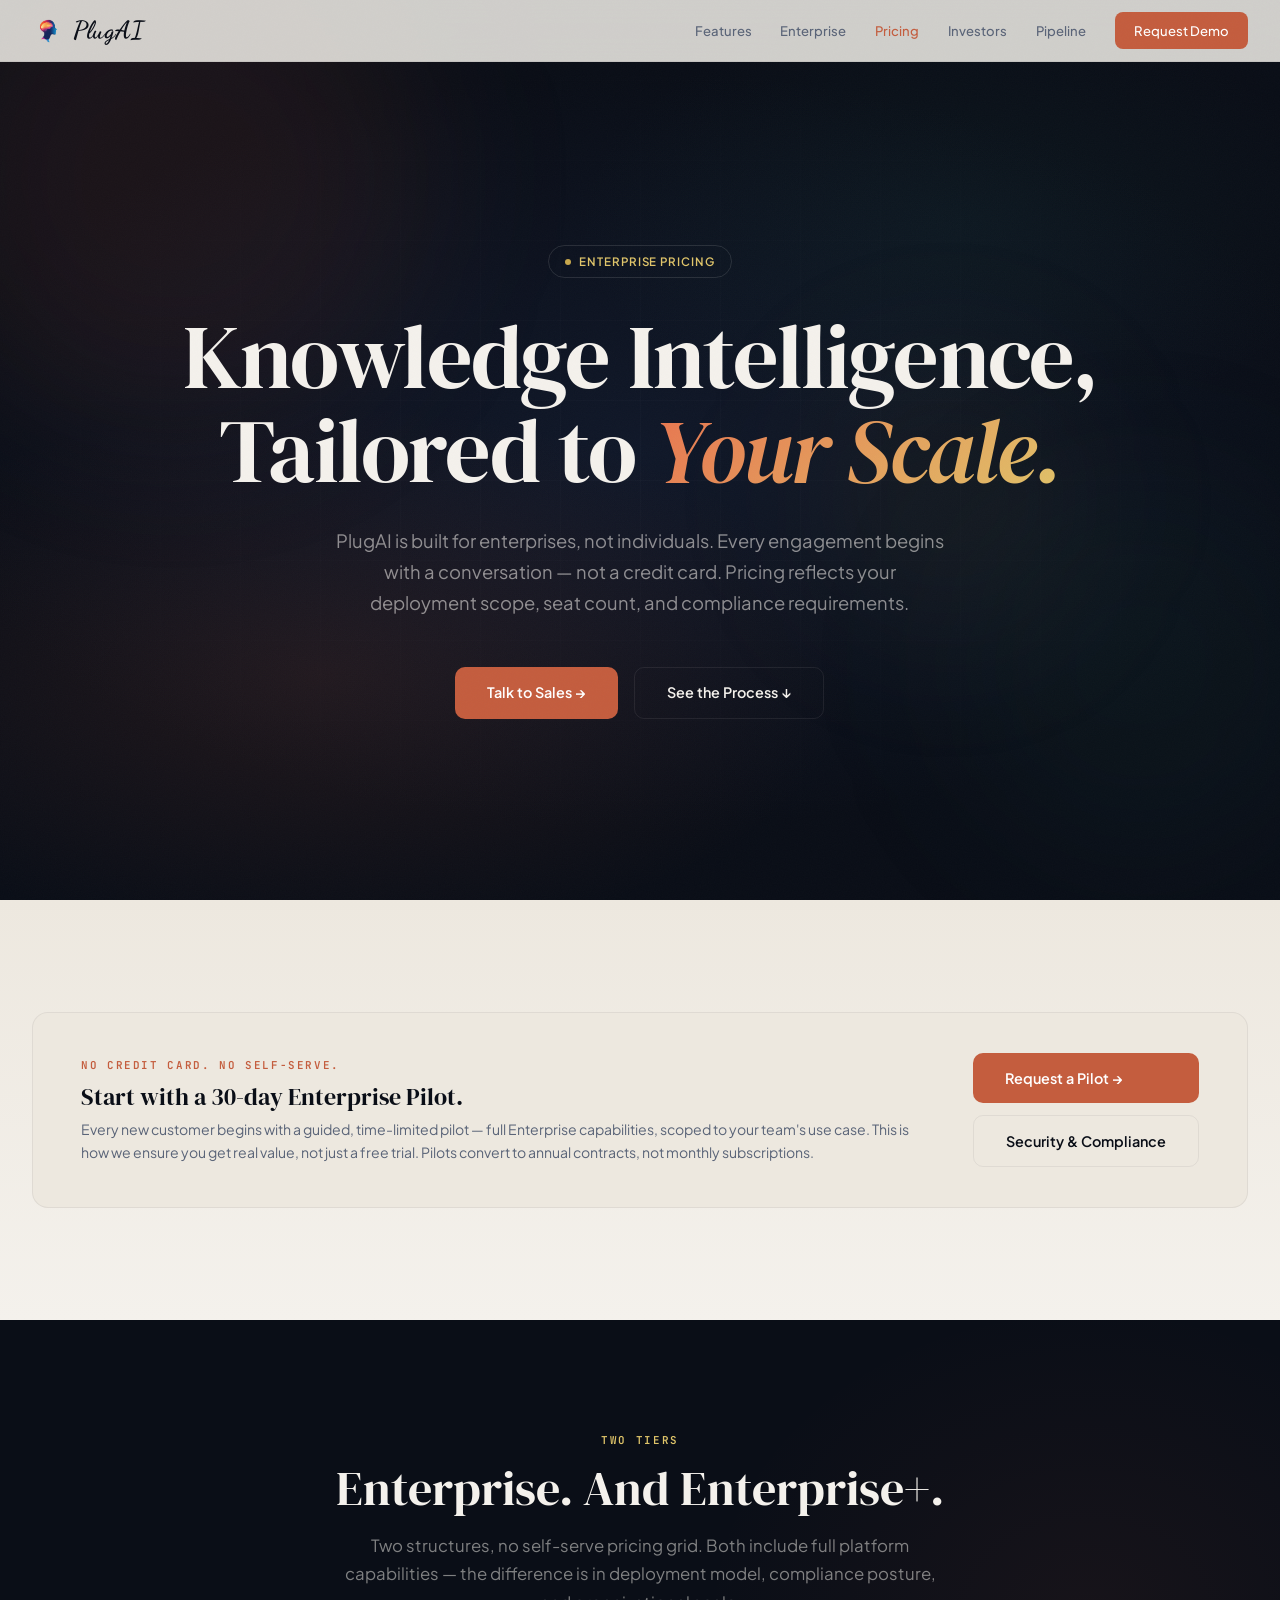
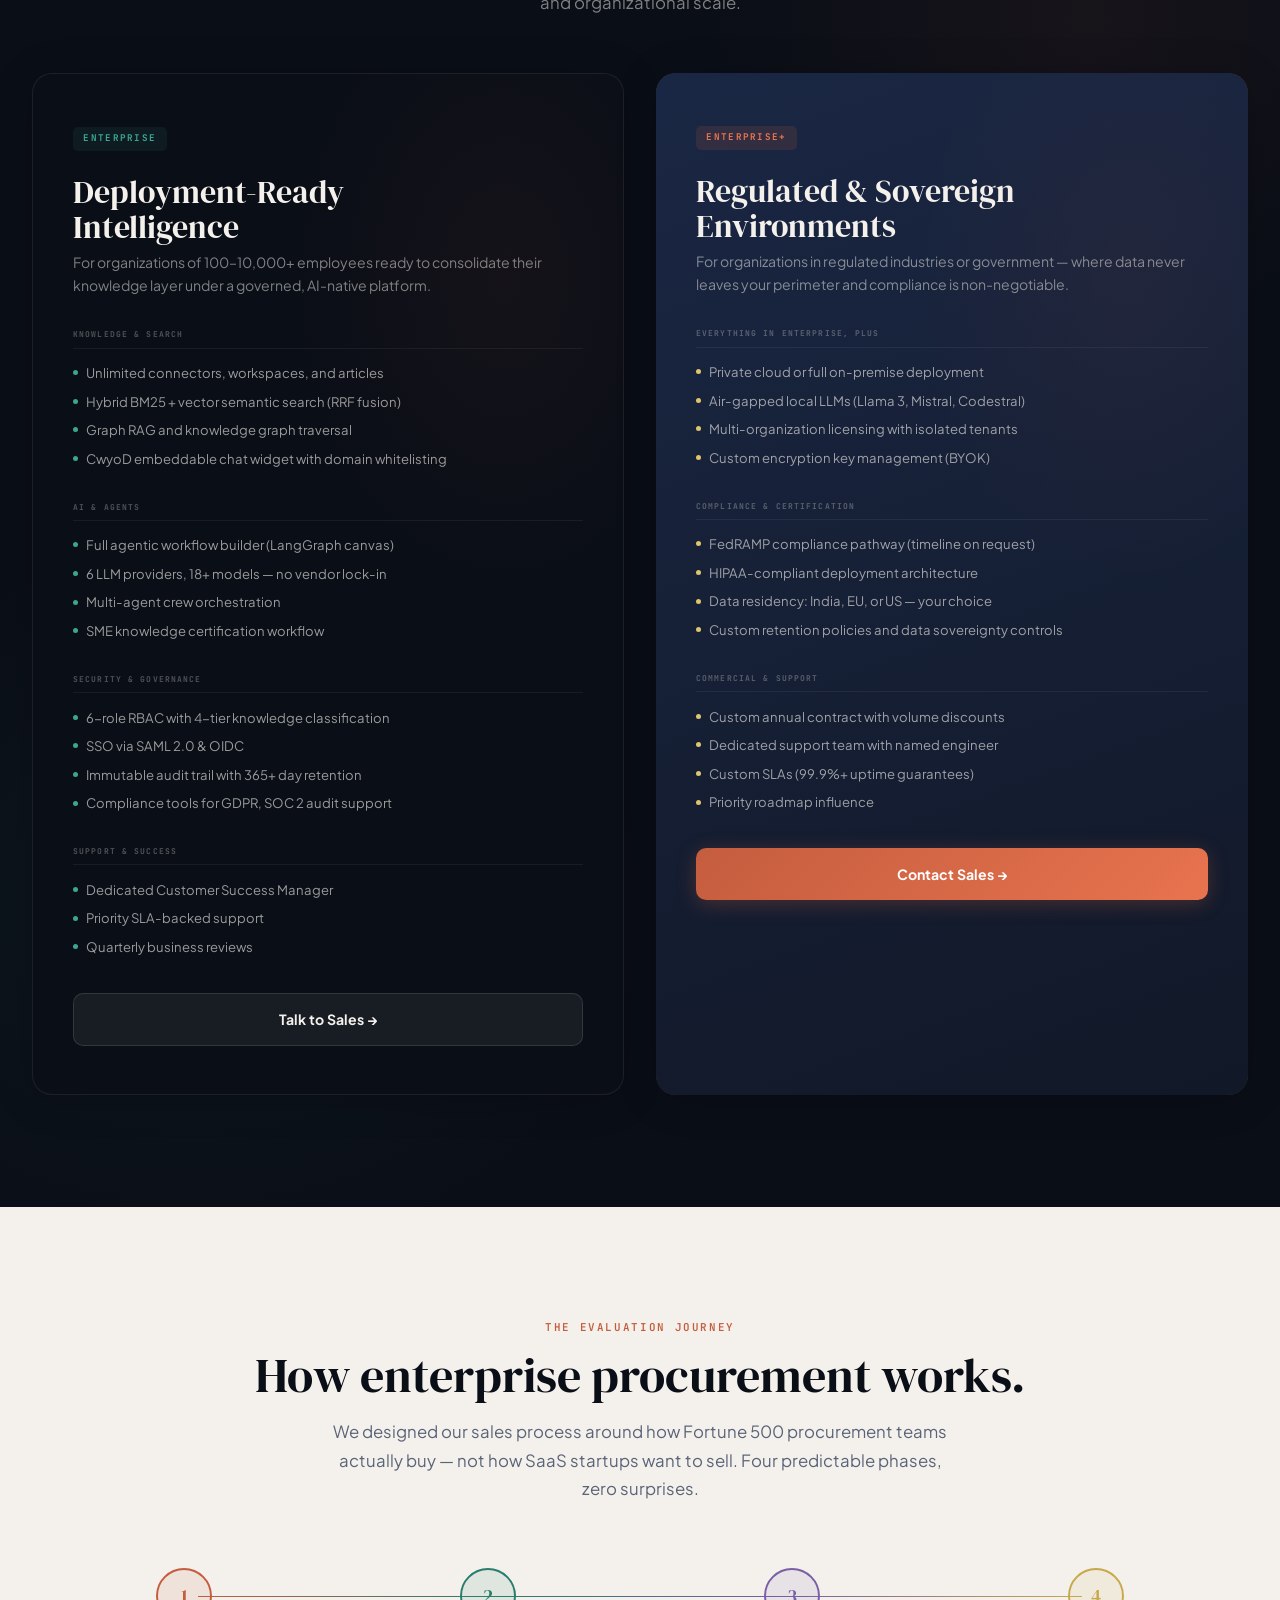
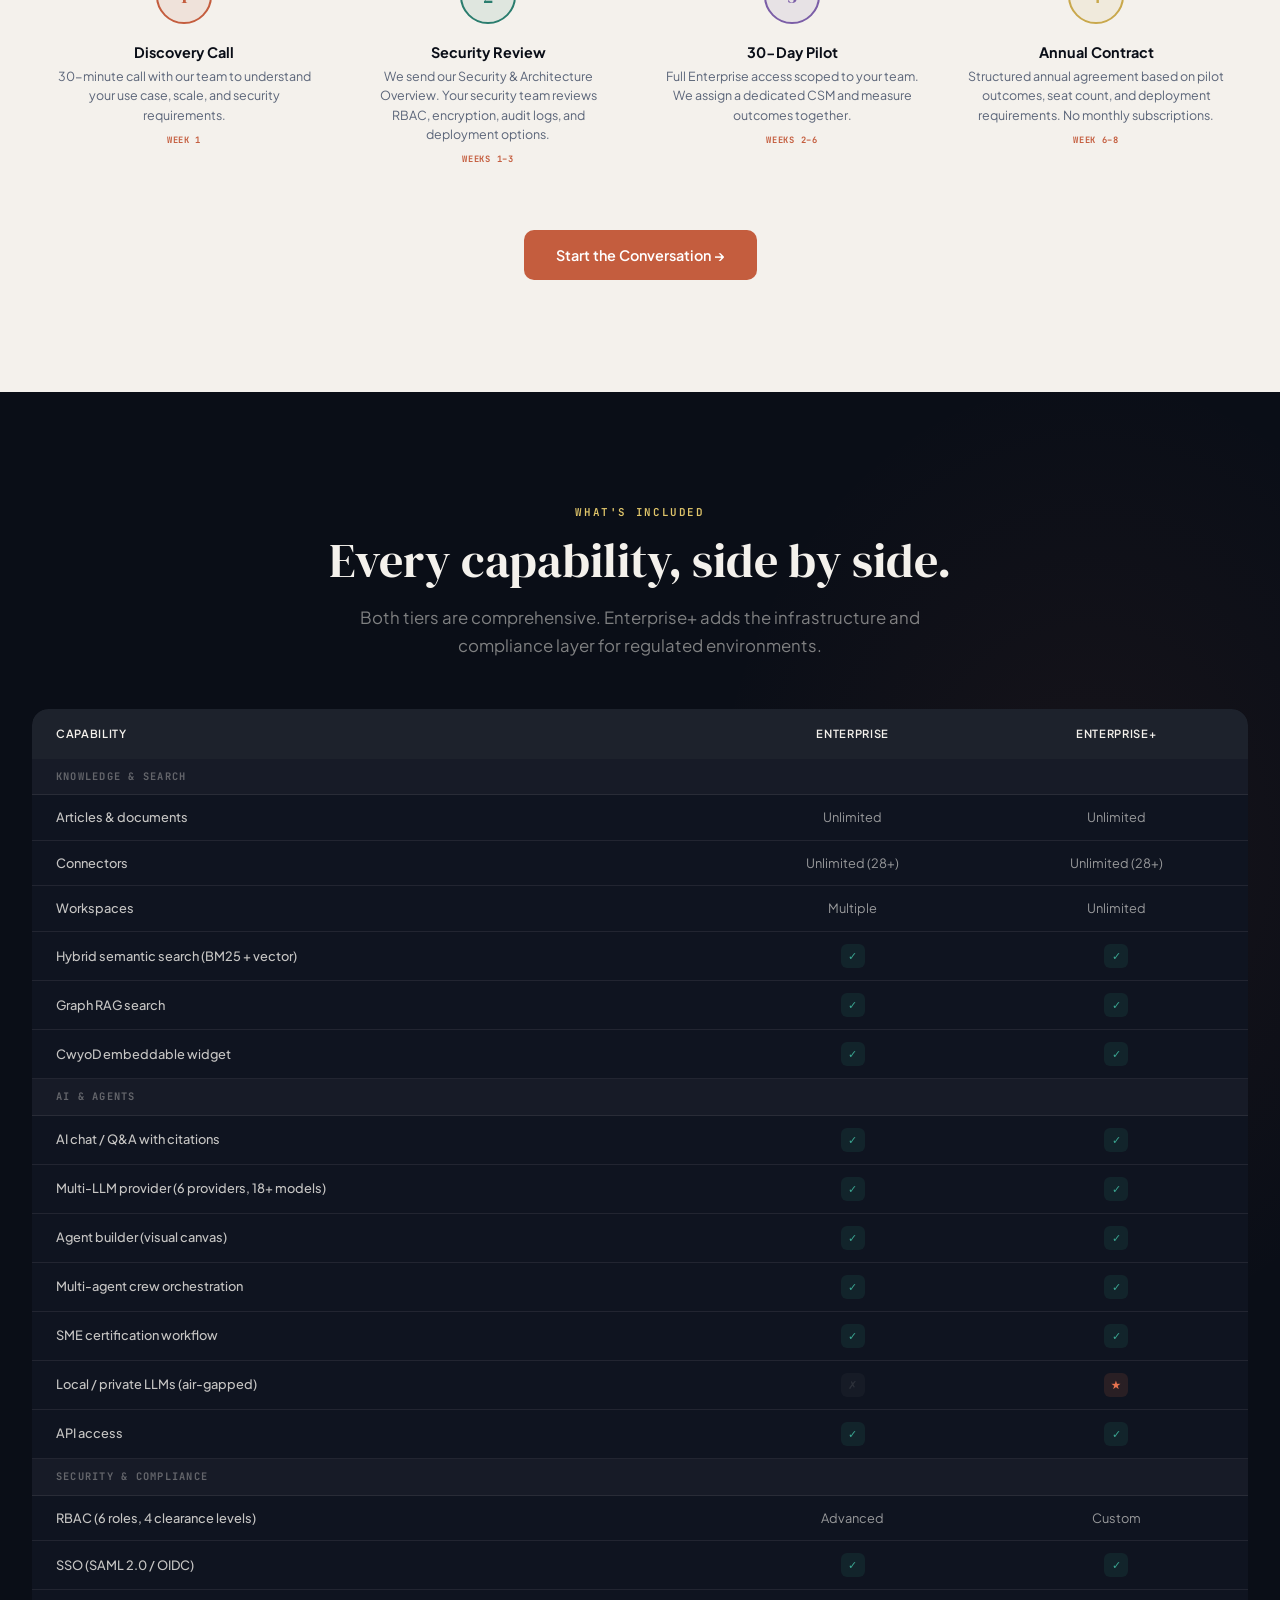
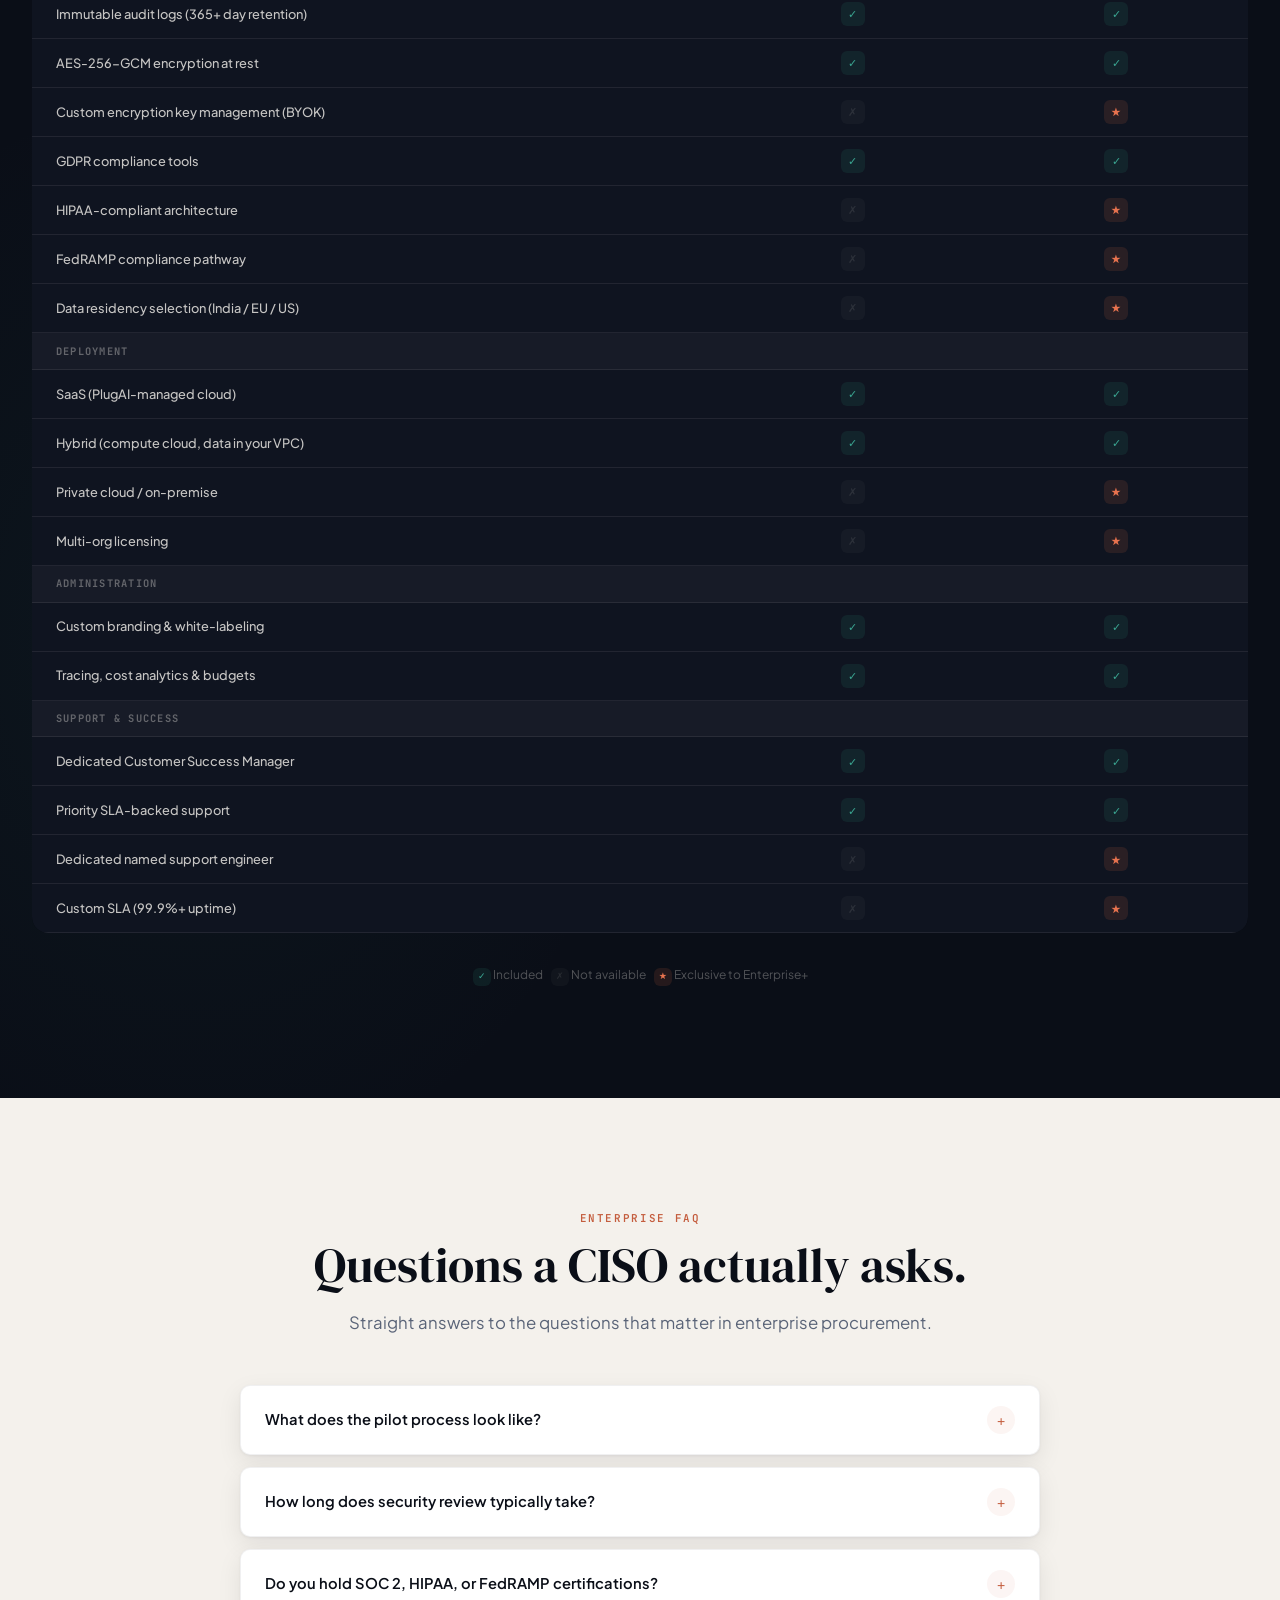
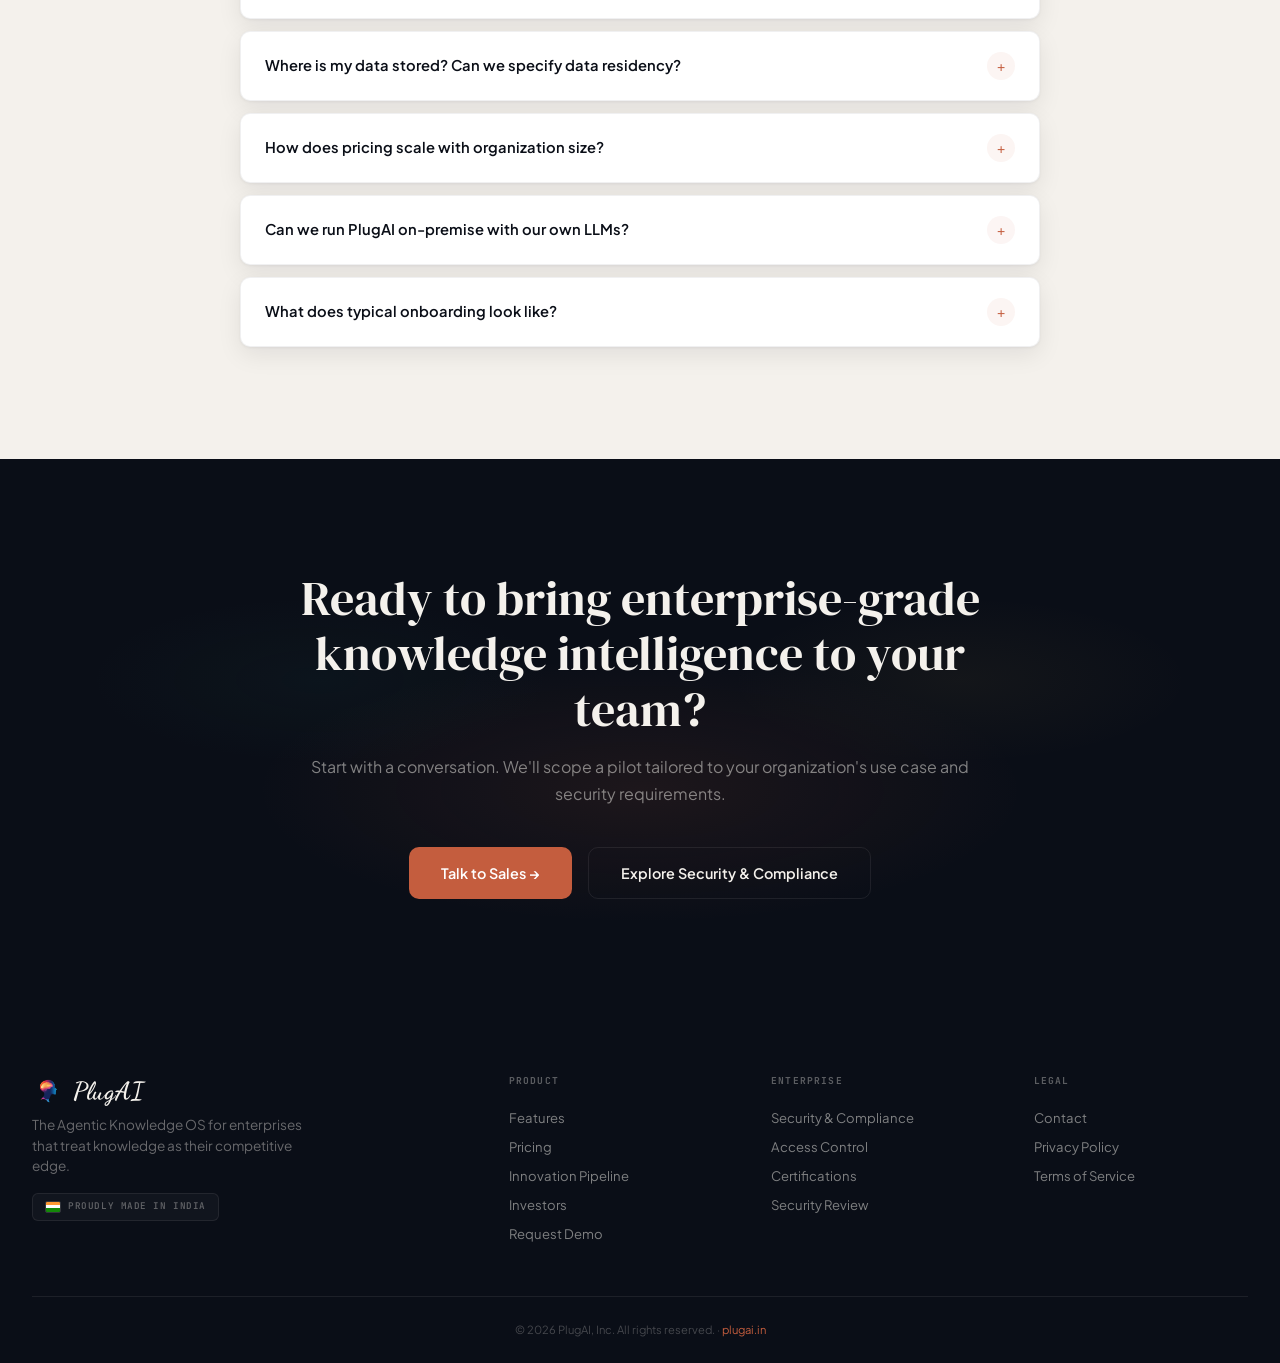
<file: pricing.html>
<!DOCTYPE html>
<html lang="en">
<head>
<meta charset="UTF-8">
<meta name="viewport" content="width=device-width, initial-scale=1.0">
<title>PlugAI — Enterprise Pricing</title>
<link rel="preconnect" href="https://fonts.googleapis.com">
<link rel="preconnect" href="https://fonts.gstatic.com" crossorigin>
<link href="https://fonts.googleapis.com/css2?family=DM+Serif+Display:ital@0;1&family=JetBrains+Mono:wght@400;500;600&family=Plus+Jakarta+Sans:wght@300;400;500;600;700;800&display=swap" rel="stylesheet">
<link rel="apple-touch-icon" sizes="180x180" href="apple-touch-icon.png">
<link rel="icon" type="image/png" sizes="32x32" href="favicon-32x32.png">
<link rel="icon" type="image/png" sizes="16x16" href="favicon-16x16.png">
<link rel="manifest" href="site.webmanifest">
<meta name="theme-color" content="#0a0f1a">
<link rel="stylesheet" href="style.css">
<style>
/* ═══ PRICING PAGE — ENTERPRISE EDITION ═══ */

/* Hero animations */
.hero-anim-1{animation:fadeUp .8s ease-out both;}
.hero-anim-2{animation:fadeUp .8s ease-out .12s both;}
.hero-anim-3{animation:fadeUp .8s ease-out .24s both;}
.hero-anim-4{animation:fadeUp .8s ease-out .38s both;}

/* Floating orbs */
.orb{position:absolute;border-radius:50%;filter:blur(80px);pointer-events:none;animation:orbFloat 14s ease-in-out infinite;}
.orb-a{width:500px;height:500px;top:-8%;left:-6%;background:rgba(196,93,62,.09);animation-delay:0s;}
.orb-b{width:380px;height:380px;bottom:5%;right:-4%;background:rgba(42,125,110,.06);animation-delay:-5s;}
.orb-c{width:280px;height:280px;top:40%;right:15%;background:rgba(201,168,76,.05);animation-delay:-9s;}
@keyframes orbFloat{
  0%,100%{transform:translate(0,0) scale(1)}
  33%{transform:translate(18px,-12px) scale(1.04)}
  66%{transform:translate(-12px,8px) scale(.96)}
}

/* Enterprise tier cards */
.ent-tier-card{
  background:var(--ink);border:1px solid rgba(244,241,236,.08);
  border-radius:20px;padding:3rem 2.5rem;
  position:relative;overflow:hidden;
  transition:all .35s ease;
  box-shadow:0 4px 40px rgba(0,0,0,.2);
}
.ent-tier-card:hover{
  box-shadow:0 8px 60px rgba(0,0,0,.35);
  transform:translateY(-4px);
  border-color:rgba(244,241,236,.14);
}
.ent-tier-card.premier{
  border:none;
  background:linear-gradient(160deg,var(--navy) 0%,#111827 100%);
}
.ent-tier-card.premier::before{
  content:'';position:absolute;inset:-1px;border-radius:21px;z-index:-1;
  background:linear-gradient(135deg,rgba(196,93,62,.4),rgba(201,168,76,.3),rgba(42,125,110,.2),rgba(196,93,62,.3));
  background-size:300% 300%;
  animation:gradBorder 8s ease-in-out infinite;
}
@keyframes gradBorder{
  0%,100%{background-position:0% 50%}
  50%{background-position:100% 50%}
}
.ent-tier-card::after{
  content:'';position:absolute;inset:0;
  background:radial-gradient(ellipse 60% 50% at 80% 20%,rgba(196,93,62,.06),transparent 60%);
  pointer-events:none;
}
.ent-badge{
  display:inline-flex;align-items:center;gap:.35rem;
  font-family:'JetBrains Mono',monospace;font-size:.58rem;font-weight:700;
  letter-spacing:.14em;text-transform:uppercase;padding:.28rem .65rem;
  border-radius:5px;margin-bottom:1.5rem;
}
.ent-tier-name{
  font-family:'DM Serif Display',serif;font-size:2rem;
  font-weight:400;color:var(--paper);margin-bottom:.4rem;line-height:1.1;
}
.ent-tier-tagline{
  font-size:.88rem;color:rgba(244,241,236,.5);margin-bottom:2rem;line-height:1.6;
}
.ent-feat-group{margin-bottom:1.75rem;}
.ent-feat-group-title{
  font-family:'JetBrains Mono',monospace;font-size:.5rem;font-weight:700;
  letter-spacing:.14em;text-transform:uppercase;color:rgba(244,241,236,.3);
  margin-bottom:.6rem;padding-bottom:.4rem;
  border-bottom:1px solid rgba(244,241,236,.06);
}
.ent-feat-item{
  display:flex;align-items:flex-start;gap:.5rem;
  padding:.3rem 0;font-size:.82rem;color:rgba(244,241,236,.62);
  line-height:1.45;
}
.ent-feat-item::before{
  content:'';width:5px;height:5px;border-radius:50%;flex-shrink:0;margin-top:.45rem;
}
.ent-tier-card.standard .ent-feat-item::before{background:var(--teal-light);}
.ent-tier-card.premier .ent-feat-item::before{background:var(--gold-light);}
.ent-cta-btn{
  display:block;width:100%;text-align:center;
  padding:.9rem 2rem;border-radius:10px;
  font-size:.88rem;font-weight:700;transition:all .25s;
  margin-top:2rem;
}
.btn-ent-standard{
  background:rgba(244,241,236,.06);color:var(--paper);
  border:1px solid rgba(244,241,236,.12);
}
.btn-ent-standard:hover{background:rgba(244,241,236,.1);border-color:rgba(244,241,236,.2);}
.btn-ent-premier{
  background:linear-gradient(135deg,var(--accent),var(--accent-glow));
  color:white;border:none;
  box-shadow:0 4px 20px rgba(196,93,62,.3);
}
.btn-ent-premier:hover{
  box-shadow:0 6px 28px rgba(196,93,62,.45);
  transform:translateY(-1px);
}

/* Process steps */
.process-steps{
  display:grid;grid-template-columns:repeat(4,1fr);gap:0;
  position:relative;
}
.process-steps::before{
  content:'';position:absolute;
  top:28px;left:calc(12.5% + 14px);right:calc(12.5% + 14px);
  height:1px;background:linear-gradient(90deg,var(--accent),var(--teal),var(--violet),var(--gold));
  z-index:0;
}
.process-step{text-align:center;padding:0 1.5rem;position:relative;z-index:1;}
.process-step-num{
  width:56px;height:56px;border-radius:50%;
  display:flex;align-items:center;justify-content:center;
  font-family:'DM Serif Display',serif;font-size:1.2rem;
  margin:0 auto 1.25rem;border:2px solid;
  position:relative;
}
.process-step:nth-child(1) .process-step-num{background:rgba(196,93,62,.1);border-color:var(--accent);color:var(--accent);}
.process-step:nth-child(2) .process-step-num{background:rgba(42,125,110,.1);border-color:var(--teal);color:var(--teal);}
.process-step:nth-child(3) .process-step-num{background:rgba(123,94,167,.1);border-color:var(--violet);color:var(--violet);}
.process-step:nth-child(4) .process-step-num{background:rgba(201,168,76,.1);border-color:var(--gold);color:var(--gold);}
.process-step h4{font-size:.9rem;font-weight:700;margin-bottom:.35rem;}
.process-step p{font-size:.78rem;color:var(--slate);line-height:1.55;}
.process-step-time{
  font-family:'JetBrains Mono',monospace;font-size:.55rem;font-weight:700;
  letter-spacing:.08em;color:var(--accent);margin-top:.5rem;
}

/* FAQ accordion */
.faq-list{max-width:800px;margin:0 auto;display:flex;flex-direction:column;gap:.75rem;}
.faq-item{
  background:white;border-radius:var(--radius-sm);
  box-shadow:var(--shadow);border:1px solid var(--edge);
  overflow:hidden;transition:all .3s;
}
.faq-item:hover{box-shadow:var(--shadow-lg);}
.faq-q{
  display:flex;align-items:center;justify-content:space-between;
  padding:1.25rem 1.5rem;cursor:pointer;gap:1rem;
  font-size:.92rem;font-weight:600;color:var(--ink);
  transition:color .2s;
}
.faq-q:hover{color:var(--accent);}
.faq-icon{
  width:28px;height:28px;border-radius:50%;flex-shrink:0;
  display:flex;align-items:center;justify-content:center;
  background:rgba(196,93,62,.06);color:var(--accent);
  font-size:.85rem;font-weight:400;transition:all .3s;
}
.faq-item.open .faq-icon{transform:rotate(45deg);background:var(--accent);color:white;}
.faq-a{max-height:0;overflow:hidden;transition:max-height .4s ease,padding .3s ease;}
.faq-item.open .faq-a{max-height:500px;}
.faq-a-inner{padding:0 1.5rem 1.25rem;font-size:.88rem;line-height:1.7;color:var(--slate);}

/* Pilot banner */
.pilot-banner{
  background:var(--paper-warm);border:1px solid var(--edge);
  border-radius:var(--radius);padding:2.5rem 3rem;
  display:grid;grid-template-columns:1fr auto;gap:2.5rem;align-items:center;
}
.pilot-banner h3{
  font-family:'DM Serif Display',serif;font-size:1.5rem;
  font-weight:400;margin-bottom:.4rem;
}
.pilot-banner p{font-size:.88rem;color:var(--slate);line-height:1.6;}

/* Tbl scroll wrapper */
.tbl-wrap{overflow-x:auto;border-radius:var(--radius);-webkit-overflow-scrolling:touch;}

/* Comparison dark overrides */
.sec-dark .tbl{background:var(--surface);box-shadow:0 4px 24px rgba(0,0,0,.3);}
.sec-dark .tbl thead{background:rgba(244,241,236,.06);}
.sec-dark .tbl th{color:var(--paper);}
.sec-dark .tbl td{color:rgba(244,241,236,.6);border-bottom-color:var(--edge-d);}
.sec-dark .tbl td:first-child{color:rgba(244,241,236,.8);}
.sec-dark .tbl tbody tr:hover{background:rgba(244,241,236,.03);}
.sec-dark .tbl .cat-row td{background:rgba(244,241,236,.03);color:rgba(244,241,236,.35);}
.sec-dark .chk-y{background:rgba(42,125,110,.15);color:var(--teal-light);}
.sec-dark .chk-n{background:rgba(244,241,236,.03);color:rgba(244,241,236,.1);}
.sec-dark .chk-s{background:rgba(196,93,62,.15);color:var(--accent-glow);}

@media(max-width:768px){
  .process-steps{grid-template-columns:1fr 1fr;gap:2rem;}
  .process-steps::before{display:none;}
  .pilot-banner{grid-template-columns:1fr;}
  .ent-tier-card{padding:2rem 1.5rem;}
}
@media(max-width:480px){
  .process-steps{grid-template-columns:1fr;}
}
</style>
</head>
<body>

<!-- NAV (light) -->
<nav>
  <div class="nav-inner">
    <a href="index.html" class="nav-brand">
      <div class="nav-mark"><img src="plugai-logo.png" alt="PlugAI"></div>
      <span>PlugAI</span>
    </a>
    <div class="nav-menu" id="navMenu">
      <a href="features.html">Features</a>
      <a href="enterprise.html">Enterprise</a>
      <a href="pricing.html" style="color:var(--accent);">Pricing</a>
      <a href="investors.html">Investors</a>
      <a href="roadmap.html">Pipeline</a>
      <a href="contact.html" class="nav-cta">Request Demo</a>
    </div>
    <button class="nav-toggle" id="navToggle" aria-label="Menu"><span></span><span></span><span></span></button>
  </div>
</nav>

<!-- ═══ HERO ═══ -->
<section class="hero hero-dark">
  <div class="orb orb-a"></div>
  <div class="orb orb-b"></div>
  <div class="orb orb-c"></div>
  <div class="hero-inner">
    <div class="hero-eyebrow hero-anim-1">Enterprise Pricing</div>
    <h1 class="hero-anim-2">Knowledge Intelligence,<br>Tailored to <em>Your Scale.</em></h1>
    <p class="hero-sub hero-anim-3">PlugAI is built for enterprises, not individuals. Every engagement begins with a conversation — not a credit card. Pricing reflects your deployment scope, seat count, and compliance requirements.</p>
    <div class="hero-actions hero-anim-4">
      <a class="btn btn-primary" href="contact.html">Talk to Sales &#8594;</a>
      <a class="btn btn-ghost-dark" href="#process">See the Process &#8595;</a>
    </div>
  </div>
</section>

<!-- ═══ PILOT BANNER ═══ -->
<section class="sec-warm">
  <div class="sec-inner">
    <div class="pilot-banner rv">
      <div>
        <div class="label" style="margin-bottom:.5rem;">No Credit Card. No Self-Serve.</div>
        <h3>Start with a 30-day Enterprise Pilot.</h3>
        <p>Every new customer begins with a guided, time-limited pilot — full Enterprise capabilities, scoped to your team's use case. This is how we ensure you get real value, not just a free trial. Pilots convert to annual contracts, not monthly subscriptions.</p>
      </div>
      <div style="display:flex;flex-direction:column;gap:.75rem;flex-shrink:0;">
        <a href="contact.html" class="btn btn-primary" style="white-space:nowrap;">Request a Pilot &#8594;</a>
        <a href="enterprise.html" class="btn btn-ghost" style="white-space:nowrap;">Security &amp; Compliance</a>
      </div>
    </div>
  </div>
</section>

<!-- ═══ ENTERPRISE TIERS ═══ -->
<section class="sec-dark" id="plans">
  <div class="sec-inner">
    <div style="text-align:center;margin-bottom:3.5rem;">
      <div class="label label-dark rv" style="justify-content:center;">Two Tiers</div>
      <h2 class="stitle rv">Enterprise. And Enterprise+.</h2>
      <p class="sdesc sdesc-dark rv" style="margin-left:auto;margin-right:auto;">Two structures, no self-serve pricing grid. Both include full platform capabilities — the difference is in deployment model, compliance posture, and organizational scale.</p>
    </div>

    <div class="grid-2 rv" style="gap:2rem;">

      <!-- Enterprise -->
      <div class="ent-tier-card standard">
        <div class="ent-badge" style="background:rgba(42,125,110,.12);color:var(--teal-light);">Enterprise</div>
        <div class="ent-tier-name">Deployment-Ready<br>Intelligence</div>
        <div class="ent-tier-tagline">For organizations of 100–10,000+ employees ready to consolidate their knowledge layer under a governed, AI-native platform.</div>

        <div class="ent-feat-group">
          <div class="ent-feat-group-title">Knowledge &amp; Search</div>
          <div class="ent-feat-item">Unlimited connectors, workspaces, and articles</div>
          <div class="ent-feat-item">Hybrid BM25 + vector semantic search (RRF fusion)</div>
          <div class="ent-feat-item">Graph RAG and knowledge graph traversal</div>
          <div class="ent-feat-item">CwyoD embeddable chat widget with domain whitelisting</div>
        </div>

        <div class="ent-feat-group">
          <div class="ent-feat-group-title">AI &amp; Agents</div>
          <div class="ent-feat-item">Full agentic workflow builder (LangGraph canvas)</div>
          <div class="ent-feat-item">6 LLM providers, 18+ models — no vendor lock-in</div>
          <div class="ent-feat-item">Multi-agent crew orchestration</div>
          <div class="ent-feat-item">SME knowledge certification workflow</div>
        </div>

        <div class="ent-feat-group">
          <div class="ent-feat-group-title">Security &amp; Governance</div>
          <div class="ent-feat-item">6-role RBAC with 4-tier knowledge classification</div>
          <div class="ent-feat-item">SSO via SAML 2.0 &amp; OIDC</div>
          <div class="ent-feat-item">Immutable audit trail with 365+ day retention</div>
          <div class="ent-feat-item">Compliance tools for GDPR, SOC 2 audit support</div>
        </div>

        <div class="ent-feat-group">
          <div class="ent-feat-group-title">Support &amp; Success</div>
          <div class="ent-feat-item">Dedicated Customer Success Manager</div>
          <div class="ent-feat-item">Priority SLA-backed support</div>
          <div class="ent-feat-item">Quarterly business reviews</div>
        </div>

        <a href="contact.html" class="ent-cta-btn btn-ent-standard">Talk to Sales &#8594;</a>
      </div>

      <!-- Enterprise+ -->
      <div class="ent-tier-card premier">
        <div class="ent-badge" style="background:rgba(196,93,62,.15);color:var(--accent-glow);">Enterprise+</div>
        <div class="ent-tier-name">Regulated &amp; Sovereign<br>Environments</div>
        <div class="ent-tier-tagline">For organizations in regulated industries or government — where data never leaves your perimeter and compliance is non-negotiable.</div>

        <div class="ent-feat-group">
          <div class="ent-feat-group-title">Everything in Enterprise, plus</div>
          <div class="ent-feat-item">Private cloud or full on-premise deployment</div>
          <div class="ent-feat-item">Air-gapped local LLMs (Llama 3, Mistral, Codestral)</div>
          <div class="ent-feat-item">Multi-organization licensing with isolated tenants</div>
          <div class="ent-feat-item">Custom encryption key management (BYOK)</div>
        </div>

        <div class="ent-feat-group">
          <div class="ent-feat-group-title">Compliance &amp; Certification</div>
          <div class="ent-feat-item">FedRAMP compliance pathway (timeline on request)</div>
          <div class="ent-feat-item">HIPAA-compliant deployment architecture</div>
          <div class="ent-feat-item">Data residency: India, EU, or US — your choice</div>
          <div class="ent-feat-item">Custom retention policies and data sovereignty controls</div>
        </div>

        <div class="ent-feat-group">
          <div class="ent-feat-group-title">Commercial &amp; Support</div>
          <div class="ent-feat-item">Custom annual contract with volume discounts</div>
          <div class="ent-feat-item">Dedicated support team with named engineer</div>
          <div class="ent-feat-item">Custom SLAs (99.9%+ uptime guarantees)</div>
          <div class="ent-feat-item">Priority roadmap influence</div>
        </div>

        <a href="contact.html" class="ent-cta-btn btn-ent-premier">Contact Sales &#8594;</a>
      </div>

    </div>
  </div>
</section>

<!-- ═══ BUYING PROCESS ═══ -->
<section class="sec" id="process">
  <div class="sec-inner">
    <div style="text-align:center;margin-bottom:4rem;">
      <div class="label rv" style="justify-content:center;">The Evaluation Journey</div>
      <h2 class="stitle rv">How enterprise procurement works.</h2>
      <p class="sdesc rv" style="margin-left:auto;margin-right:auto;">We designed our sales process around how Fortune 500 procurement teams actually buy — not how SaaS startups want to sell. Four predictable phases, zero surprises.</p>
    </div>

    <div class="process-steps rv">
      <div class="process-step">
        <div class="process-step-num">1</div>
        <h4>Discovery Call</h4>
        <p>30-minute call with our team to understand your use case, scale, and security requirements.</p>
        <div class="process-step-time">WEEK 1</div>
      </div>
      <div class="process-step">
        <div class="process-step-num">2</div>
        <h4>Security Review</h4>
        <p>We send our Security &amp; Architecture Overview. Your security team reviews RBAC, encryption, audit logs, and deployment options.</p>
        <div class="process-step-time">WEEKS 1–3</div>
      </div>
      <div class="process-step">
        <div class="process-step-num">3</div>
        <h4>30-Day Pilot</h4>
        <p>Full Enterprise access scoped to your team. We assign a dedicated CSM and measure outcomes together.</p>
        <div class="process-step-time">WEEKS 2–6</div>
      </div>
      <div class="process-step">
        <div class="process-step-num">4</div>
        <h4>Annual Contract</h4>
        <p>Structured annual agreement based on pilot outcomes, seat count, and deployment requirements. No monthly subscriptions.</p>
        <div class="process-step-time">WEEK 6–8</div>
      </div>
    </div>

    <div style="text-align:center;margin-top:4rem;" class="rv">
      <a href="contact.html" class="btn btn-primary">Start the Conversation &#8594;</a>
    </div>
  </div>
</section>

<!-- ═══ CAPABILITY COMPARISON ═══ -->
<section class="sec-dark">
  <div class="sec-inner">
    <div style="text-align:center;margin-bottom:3rem;">
      <div class="label label-dark rv" style="justify-content:center;">What's Included</div>
      <h2 class="stitle rv">Every capability, side by side.</h2>
      <p class="sdesc sdesc-dark rv" style="margin-left:auto;margin-right:auto;">Both tiers are comprehensive. Enterprise+ adds the infrastructure and compliance layer for regulated environments.</p>
    </div>

    <div class="tbl-wrap rv">
      <table class="tbl">
        <thead>
          <tr>
            <th>Capability</th>
            <th>Enterprise</th>
            <th>Enterprise+</th>
          </tr>
        </thead>
        <tbody>
          <!-- Knowledge & Search -->
          <tr class="cat-row"><td colspan="3">Knowledge &amp; Search</td></tr>
          <tr><td>Articles &amp; documents</td><td>Unlimited</td><td>Unlimited</td></tr>
          <tr><td>Connectors</td><td>Unlimited (28+)</td><td>Unlimited (28+)</td></tr>
          <tr><td>Workspaces</td><td>Multiple</td><td>Unlimited</td></tr>
          <tr><td>Hybrid semantic search (BM25 + vector)</td><td><span class="chk chk-y">&#10003;</span></td><td><span class="chk chk-y">&#10003;</span></td></tr>
          <tr><td>Graph RAG search</td><td><span class="chk chk-y">&#10003;</span></td><td><span class="chk chk-y">&#10003;</span></td></tr>
          <tr><td>CwyoD embeddable widget</td><td><span class="chk chk-y">&#10003;</span></td><td><span class="chk chk-y">&#10003;</span></td></tr>

          <!-- AI & Agents -->
          <tr class="cat-row"><td colspan="3">AI &amp; Agents</td></tr>
          <tr><td>AI chat / Q&amp;A with citations</td><td><span class="chk chk-y">&#10003;</span></td><td><span class="chk chk-y">&#10003;</span></td></tr>
          <tr><td>Multi-LLM provider (6 providers, 18+ models)</td><td><span class="chk chk-y">&#10003;</span></td><td><span class="chk chk-y">&#10003;</span></td></tr>
          <tr><td>Agent builder (visual canvas)</td><td><span class="chk chk-y">&#10003;</span></td><td><span class="chk chk-y">&#10003;</span></td></tr>
          <tr><td>Multi-agent crew orchestration</td><td><span class="chk chk-y">&#10003;</span></td><td><span class="chk chk-y">&#10003;</span></td></tr>
          <tr><td>SME certification workflow</td><td><span class="chk chk-y">&#10003;</span></td><td><span class="chk chk-y">&#10003;</span></td></tr>
          <tr><td>Local / private LLMs (air-gapped)</td><td><span class="chk chk-n">&#10007;</span></td><td><span class="chk chk-s">&#9733;</span></td></tr>
          <tr><td>API access</td><td><span class="chk chk-y">&#10003;</span></td><td><span class="chk chk-y">&#10003;</span></td></tr>

          <!-- Security & Compliance -->
          <tr class="cat-row"><td colspan="3">Security &amp; Compliance</td></tr>
          <tr><td>RBAC (6 roles, 4 clearance levels)</td><td>Advanced</td><td>Custom</td></tr>
          <tr><td>SSO (SAML 2.0 / OIDC)</td><td><span class="chk chk-y">&#10003;</span></td><td><span class="chk chk-y">&#10003;</span></td></tr>
          <tr><td>Immutable audit logs (365+ day retention)</td><td><span class="chk chk-y">&#10003;</span></td><td><span class="chk chk-y">&#10003;</span></td></tr>
          <tr><td>AES-256-GCM encryption at rest</td><td><span class="chk chk-y">&#10003;</span></td><td><span class="chk chk-y">&#10003;</span></td></tr>
          <tr><td>Custom encryption key management (BYOK)</td><td><span class="chk chk-n">&#10007;</span></td><td><span class="chk chk-s">&#9733;</span></td></tr>
          <tr><td>GDPR compliance tools</td><td><span class="chk chk-y">&#10003;</span></td><td><span class="chk chk-y">&#10003;</span></td></tr>
          <tr><td>HIPAA-compliant architecture</td><td><span class="chk chk-n">&#10007;</span></td><td><span class="chk chk-s">&#9733;</span></td></tr>
          <tr><td>FedRAMP compliance pathway</td><td><span class="chk chk-n">&#10007;</span></td><td><span class="chk chk-s">&#9733;</span></td></tr>
          <tr><td>Data residency selection (India / EU / US)</td><td><span class="chk chk-n">&#10007;</span></td><td><span class="chk chk-s">&#9733;</span></td></tr>

          <!-- Deployment -->
          <tr class="cat-row"><td colspan="3">Deployment</td></tr>
          <tr><td>SaaS (PlugAI-managed cloud)</td><td><span class="chk chk-y">&#10003;</span></td><td><span class="chk chk-y">&#10003;</span></td></tr>
          <tr><td>Hybrid (compute cloud, data in your VPC)</td><td><span class="chk chk-y">&#10003;</span></td><td><span class="chk chk-y">&#10003;</span></td></tr>
          <tr><td>Private cloud / on-premise</td><td><span class="chk chk-n">&#10007;</span></td><td><span class="chk chk-s">&#9733;</span></td></tr>
          <tr><td>Multi-org licensing</td><td><span class="chk chk-n">&#10007;</span></td><td><span class="chk chk-s">&#9733;</span></td></tr>

          <!-- Administration -->
          <tr class="cat-row"><td colspan="3">Administration</td></tr>
          <tr><td>Custom branding &amp; white-labeling</td><td><span class="chk chk-y">&#10003;</span></td><td><span class="chk chk-y">&#10003;</span></td></tr>
          <tr><td>Tracing, cost analytics &amp; budgets</td><td><span class="chk chk-y">&#10003;</span></td><td><span class="chk chk-y">&#10003;</span></td></tr>

          <!-- Support -->
          <tr class="cat-row"><td colspan="3">Support &amp; Success</td></tr>
          <tr><td>Dedicated Customer Success Manager</td><td><span class="chk chk-y">&#10003;</span></td><td><span class="chk chk-y">&#10003;</span></td></tr>
          <tr><td>Priority SLA-backed support</td><td><span class="chk chk-y">&#10003;</span></td><td><span class="chk chk-y">&#10003;</span></td></tr>
          <tr><td>Dedicated named support engineer</td><td><span class="chk chk-n">&#10007;</span></td><td><span class="chk chk-s">&#9733;</span></td></tr>
          <tr><td>Custom SLA (99.9%+ uptime)</td><td><span class="chk chk-n">&#10007;</span></td><td><span class="chk chk-s">&#9733;</span></td></tr>
        </tbody>
      </table>
    </div>

    <div style="text-align:center;margin-top:2rem;" class="rv">
      <p style="font-size:.75rem;color:rgba(244,241,236,.3);">
        <span class="chk chk-y" style="display:inline-flex;width:18px;height:18px;font-size:.55rem;">&#10003;</span> Included &nbsp;&nbsp;
        <span class="chk chk-n" style="display:inline-flex;width:18px;height:18px;font-size:.55rem;">&#10007;</span> Not available &nbsp;&nbsp;
        <span class="chk chk-s" style="display:inline-flex;width:18px;height:18px;font-size:.55rem;">&#9733;</span> Exclusive to Enterprise+
      </p>
    </div>
  </div>
</section>

<!-- ═══ FAQ ═══ -->
<section class="sec" id="faq">
  <div class="sec-inner" style="text-align:center;">
    <div class="label rv" style="justify-content:center;">Enterprise FAQ</div>
    <h2 class="stitle rv">Questions a CISO actually asks.</h2>
    <p class="sdesc rv" style="margin-left:auto;margin-right:auto;">Straight answers to the questions that matter in enterprise procurement.</p>

    <div class="faq-list rv">

      <div class="faq-item">
        <div class="faq-q">
          What does the pilot process look like?
          <span class="faq-icon">+</span>
        </div>
        <div class="faq-a"><div class="faq-a-inner">Our 30-day Enterprise Pilot gives your team full access to all Enterprise capabilities — unlimited connectors, agentic workflows, compliance tools, and a dedicated CSM. We scope the pilot to 2–3 specific use cases (e.g., SRE runbook automation, onboarding acceleration, compliance Q&amp;A) and measure outcomes together. At the end, you have real data to build an internal business case. Pilots are free and convert to annual contracts, not monthly subscriptions.</div></div>
      </div>

      <div class="faq-item">
        <div class="faq-q">
          How long does security review typically take?
          <span class="faq-icon">+</span>
        </div>
        <div class="faq-a"><div class="faq-a-inner">Most enterprise security reviews are completed within 1–2 weeks. We provide a Security &amp; Architecture Overview document that includes data flow diagrams, encryption specifications, deployment architecture, our RBAC model, audit log structure, and compliance readiness posture. We can also schedule a dedicated call with your security team to walk through any questions. For Enterprise+ deployments, we offer additional documentation including penetration test summaries and detailed network architecture diagrams.</div></div>
      </div>

      <div class="faq-item">
        <div class="faq-q">
          Do you hold SOC 2, HIPAA, or FedRAMP certifications?
          <span class="faq-icon">+</span>
        </div>
        <div class="faq-a"><div class="faq-a-inner">We are currently in our SOC 2 Type II audit preparation phase, with the audit scheduled for Q3 2026. Our architecture is SOC 2 compliant by design — AES-256 encryption, immutable audit logging, role-based access control, and least-privilege principles are enforced throughout. HIPAA-compliant deployment architecture is available in Enterprise+. FedRAMP compliance is on our roadmap for Enterprise+ customers in government sectors — contact us for the current timeline and bridge documentation.</div></div>
      </div>

      <div class="faq-item">
        <div class="faq-q">
          Where is my data stored? Can we specify data residency?
          <span class="faq-icon">+</span>
        </div>
        <div class="faq-a"><div class="faq-a-inner">For Enterprise SaaS customers, data is stored in India (Mumbai, AWS) by default. Enterprise+ customers can select their data residency region: India (Mumbai), European Union (Frankfurt), or United States (Virginia). Private cloud and on-premise deployment options (Enterprise+) allow data to remain entirely within your own infrastructure, with zero data leaving your perimeter.</div></div>
      </div>

      <div class="faq-item">
        <div class="faq-q">
          How does pricing scale with organization size?
          <span class="faq-icon">+</span>
        </div>
        <div class="faq-a"><div class="faq-a-inner">Pricing is structured around seat count, deployment model, and the specific capabilities your organization requires. We do not publish a self-serve pricing grid — pricing is always determined in conversation with your team. What we can say: we structure deals with volume tiers, and annual contracts include meaningful discounts vs. theoretical monthly equivalents. The minimum engagement is typically 100 seats for Enterprise, with no upper limit.</div></div>
      </div>

      <div class="faq-item">
        <div class="faq-q">
          Can we run PlugAI on-premise with our own LLMs?
          <span class="faq-icon">+</span>
        </div>
        <div class="faq-a"><div class="faq-a-inner">Yes — this is one of PlugAI's most significant differentiators. Enterprise+ supports full on-premise or private cloud deployment, including support for local LLMs (Llama 3, Mistral, Codestral) for completely air-gapped environments. Your AI queries never leave your data center. This is especially relevant for defense, financial services, and healthcare organizations with strict data sovereignty requirements. Contact us for deployment architecture specifics and infrastructure requirements.</div></div>
      </div>

      <div class="faq-item">
        <div class="faq-q">
          What does typical onboarding look like?
          <span class="faq-icon">+</span>
        </div>
        <div class="faq-a"><div class="faq-a-inner">Onboarding is a four-week structured program led by your dedicated Customer Success Manager. Week 1: connector setup and initial knowledge ingestion. Week 2: RBAC configuration and user provisioning. Week 3: agent workflow configuration for your primary use cases. Week 4: admin training, reporting setup, and go-live. For Enterprise+ private cloud deployments, infrastructure provisioning typically adds 2–4 weeks, depending on your environment. We provide runbooks and hands-on support throughout.</div></div>
      </div>

    </div>
  </div>
</section>

<!-- ═══ CTA ═══ -->
<section class="cta-section">
  <div class="cta-inner rv">
    <h2>Ready to bring enterprise-grade<br>knowledge intelligence to your team?</h2>
    <p>Start with a conversation. We'll scope a pilot tailored to your organization's use case and security requirements.</p>
    <div style="display:flex;gap:1rem;justify-content:center;flex-wrap:wrap;">
      <a class="btn btn-primary" href="contact.html">Talk to Sales &#8594;</a>
      <a class="btn btn-ghost-dark" href="enterprise.html">Explore Security &amp; Compliance</a>
    </div>
  </div>
</section>

<!-- ═══ FOOTER ═══ -->
<footer>
  <div class="footer-inner">
    <div class="footer-brand">
      <a href="index.html" class="nav-brand">
        <div class="nav-mark"><img src="plugai-logo-white.png" alt="PlugAI"></div>
        <span style="color:var(--paper);">PlugAI</span>
      </a>
      <p>The Agentic Knowledge OS for enterprises that treat knowledge as their competitive edge.</p>
      <div class="footer-mii">
        <span class="footer-mii-flag" aria-hidden="true"><span class="saffron"></span><span class="white"></span><span class="green"></span></span>
        <span>Proudly Made in India</span>
      </div>
    </div>
    <div class="footer-col">
      <h4>Product</h4>
      <a href="features.html">Features</a>
      <a href="pricing.html">Pricing</a>
      <a href="roadmap.html">Innovation Pipeline</a>
      <a href="investors.html">Investors</a>
      <a href="contact.html">Request Demo</a>
    </div>
    <div class="footer-col">
      <h4>Enterprise</h4>
      <a href="enterprise.html">Security &amp; Compliance</a>
      <a href="enterprise.html#rbac">Access Control</a>
      <a href="enterprise.html#compliance">Certifications</a>
      <a href="contact.html">Security Review</a>
    </div>
    <div class="footer-col">
      <h4>Legal</h4>
      <a href="contact.html">Contact</a>
      <a href="privacy.html">Privacy Policy</a>
      <a href="terms.html">Terms of Service</a>
    </div>
  </div>
  <div class="footer-bottom">
    <p>&copy; 2026 PlugAI, Inc. All rights reserved. &middot; <span>plugai.in</span></p>
  </div>
</footer>

<script src="main.js"></script>
<script>
/* FAQ accordion */
(function(){
  document.querySelectorAll('.faq-q').forEach(function(q){
    q.addEventListener('click',function(){
      var item = this.parentElement;
      var wasOpen = item.classList.contains('open');
      document.querySelectorAll('.faq-item.open').forEach(function(o){o.classList.remove('open');});
      if(!wasOpen) item.classList.add('open');
    });
  });
})();
</script>
</body>
</html>
</file>
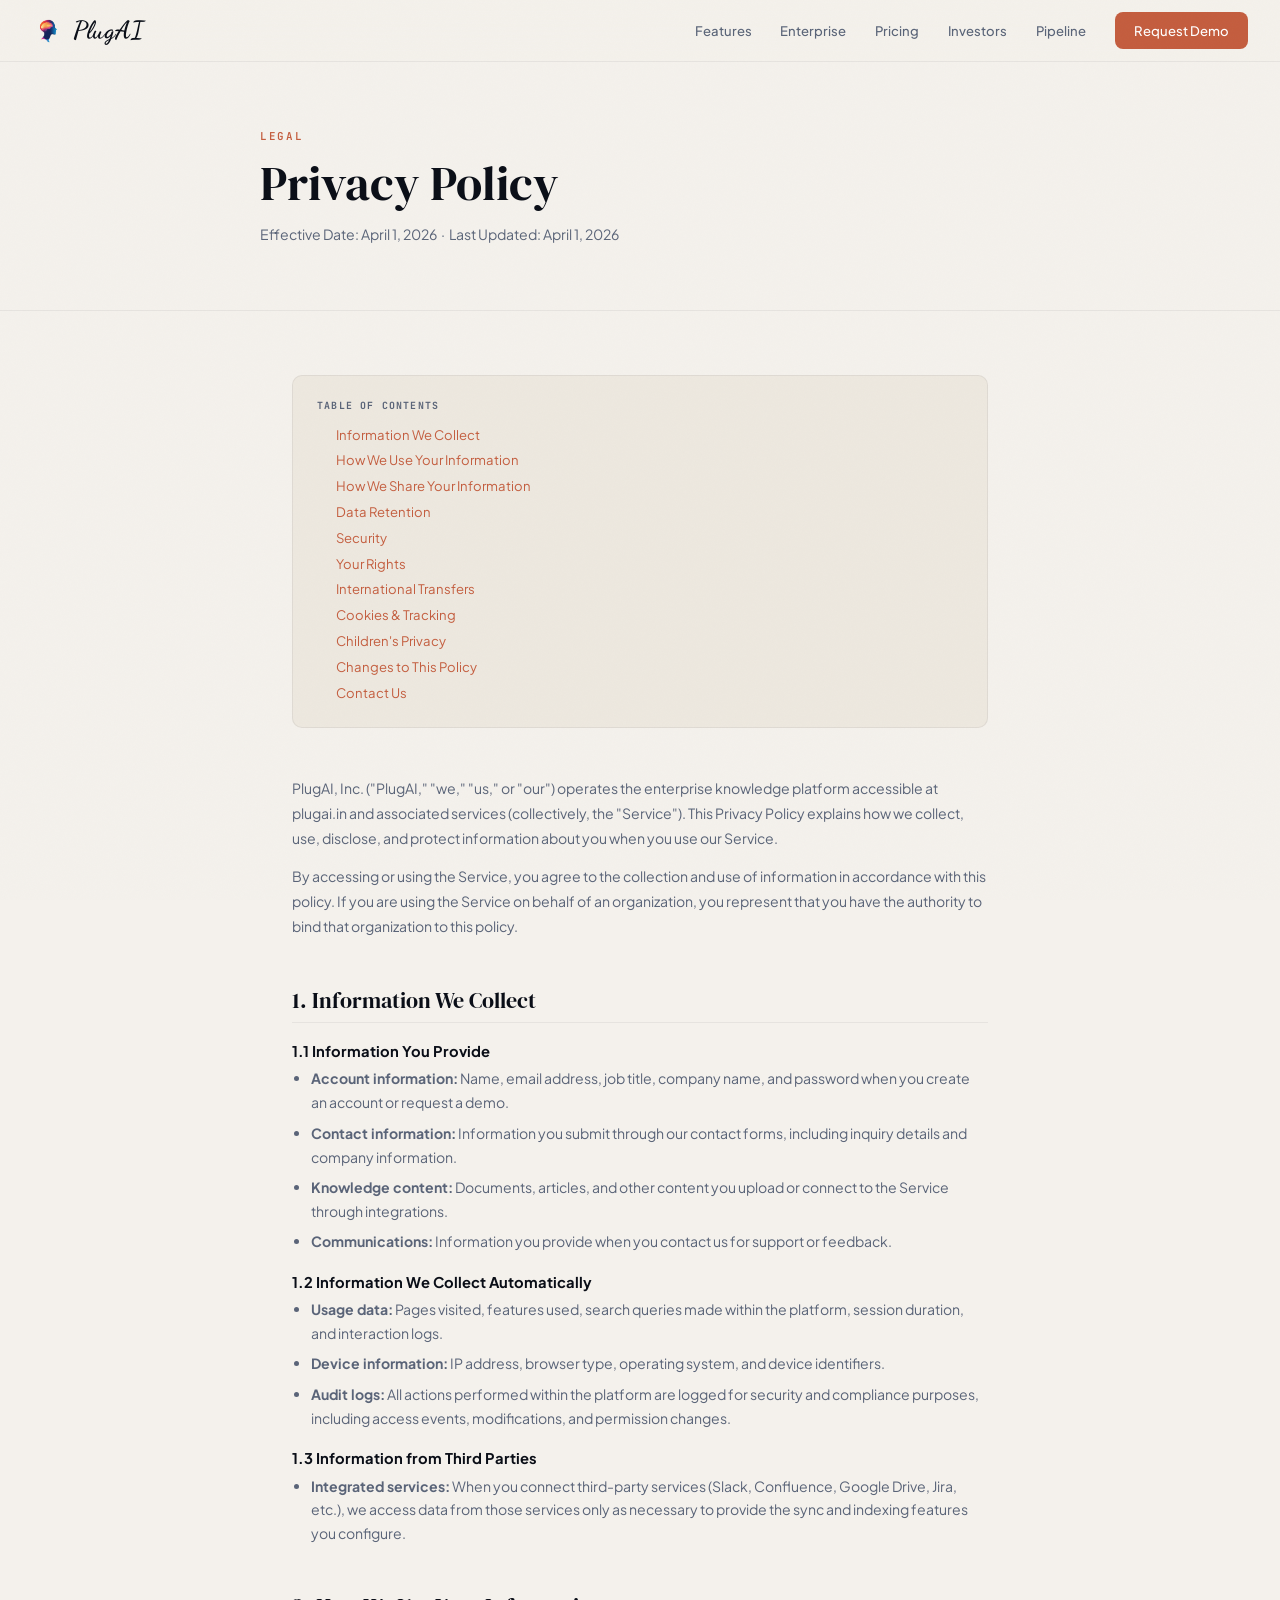
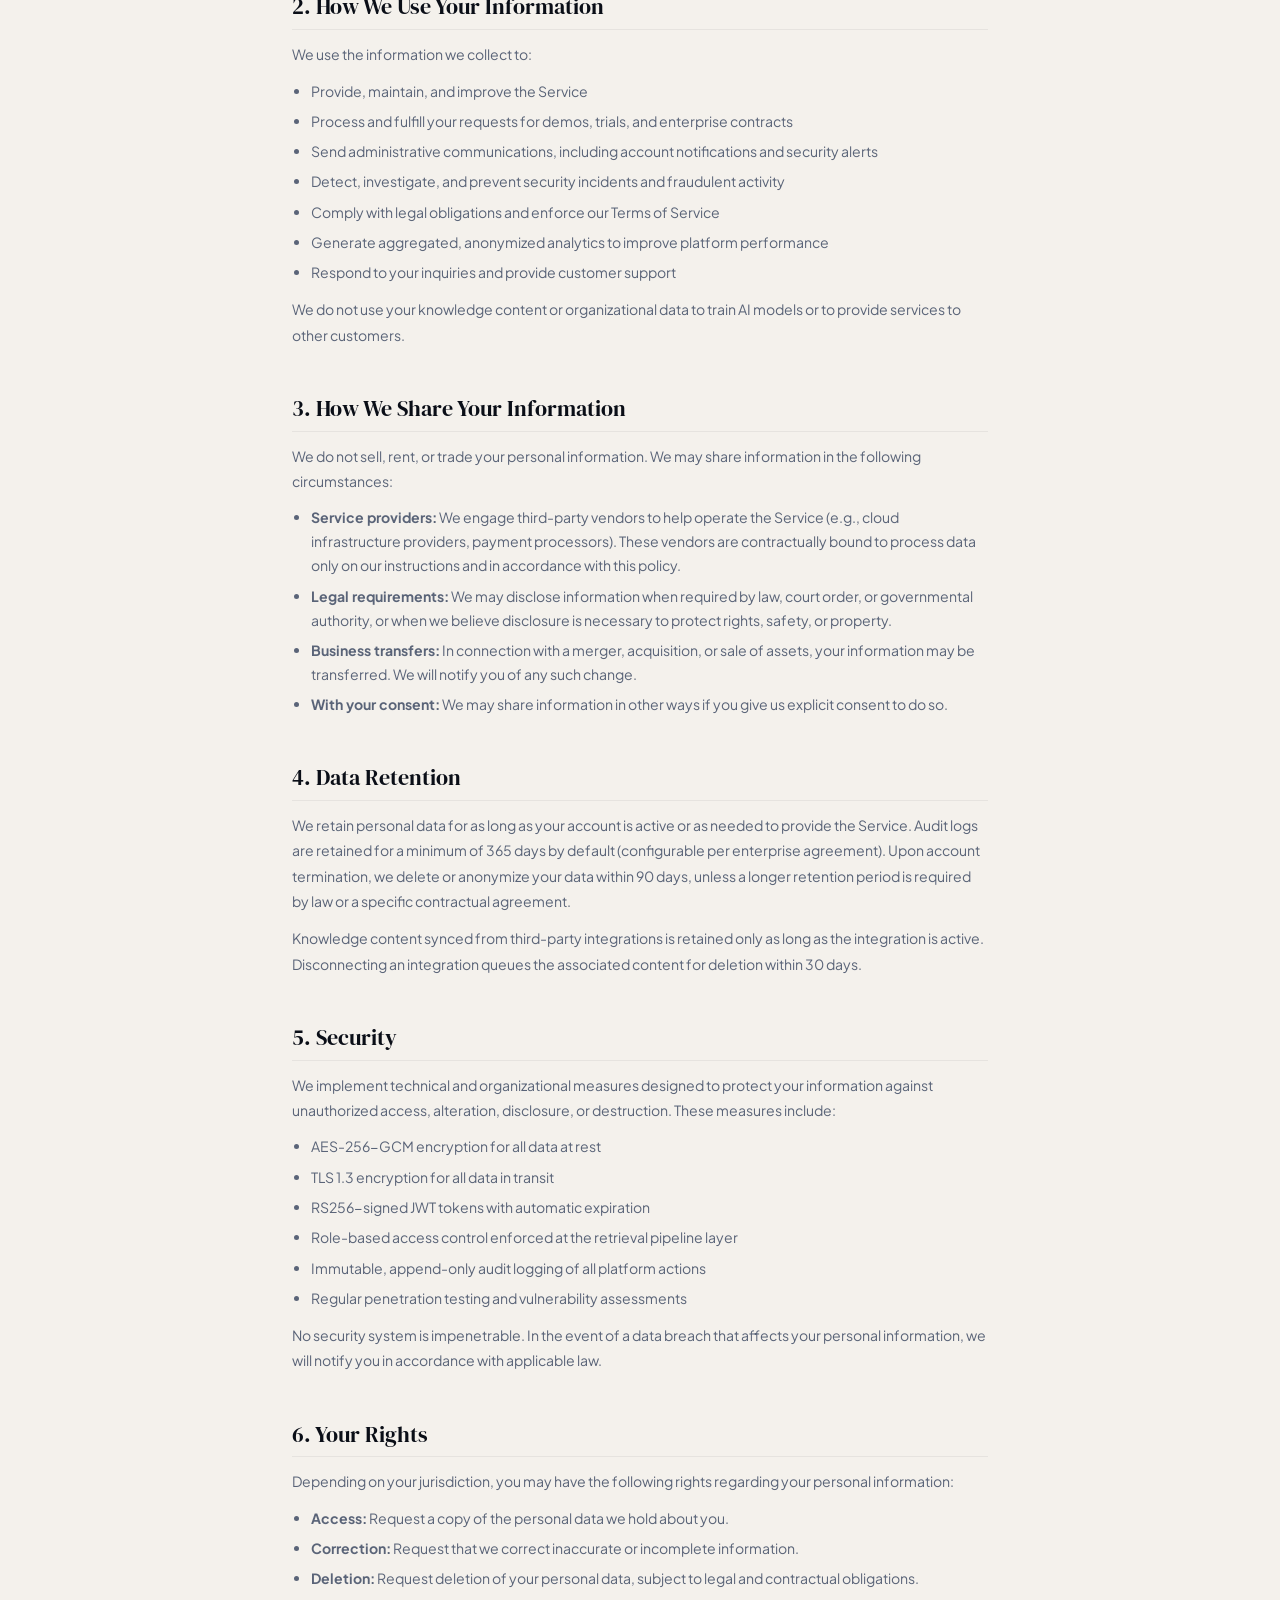
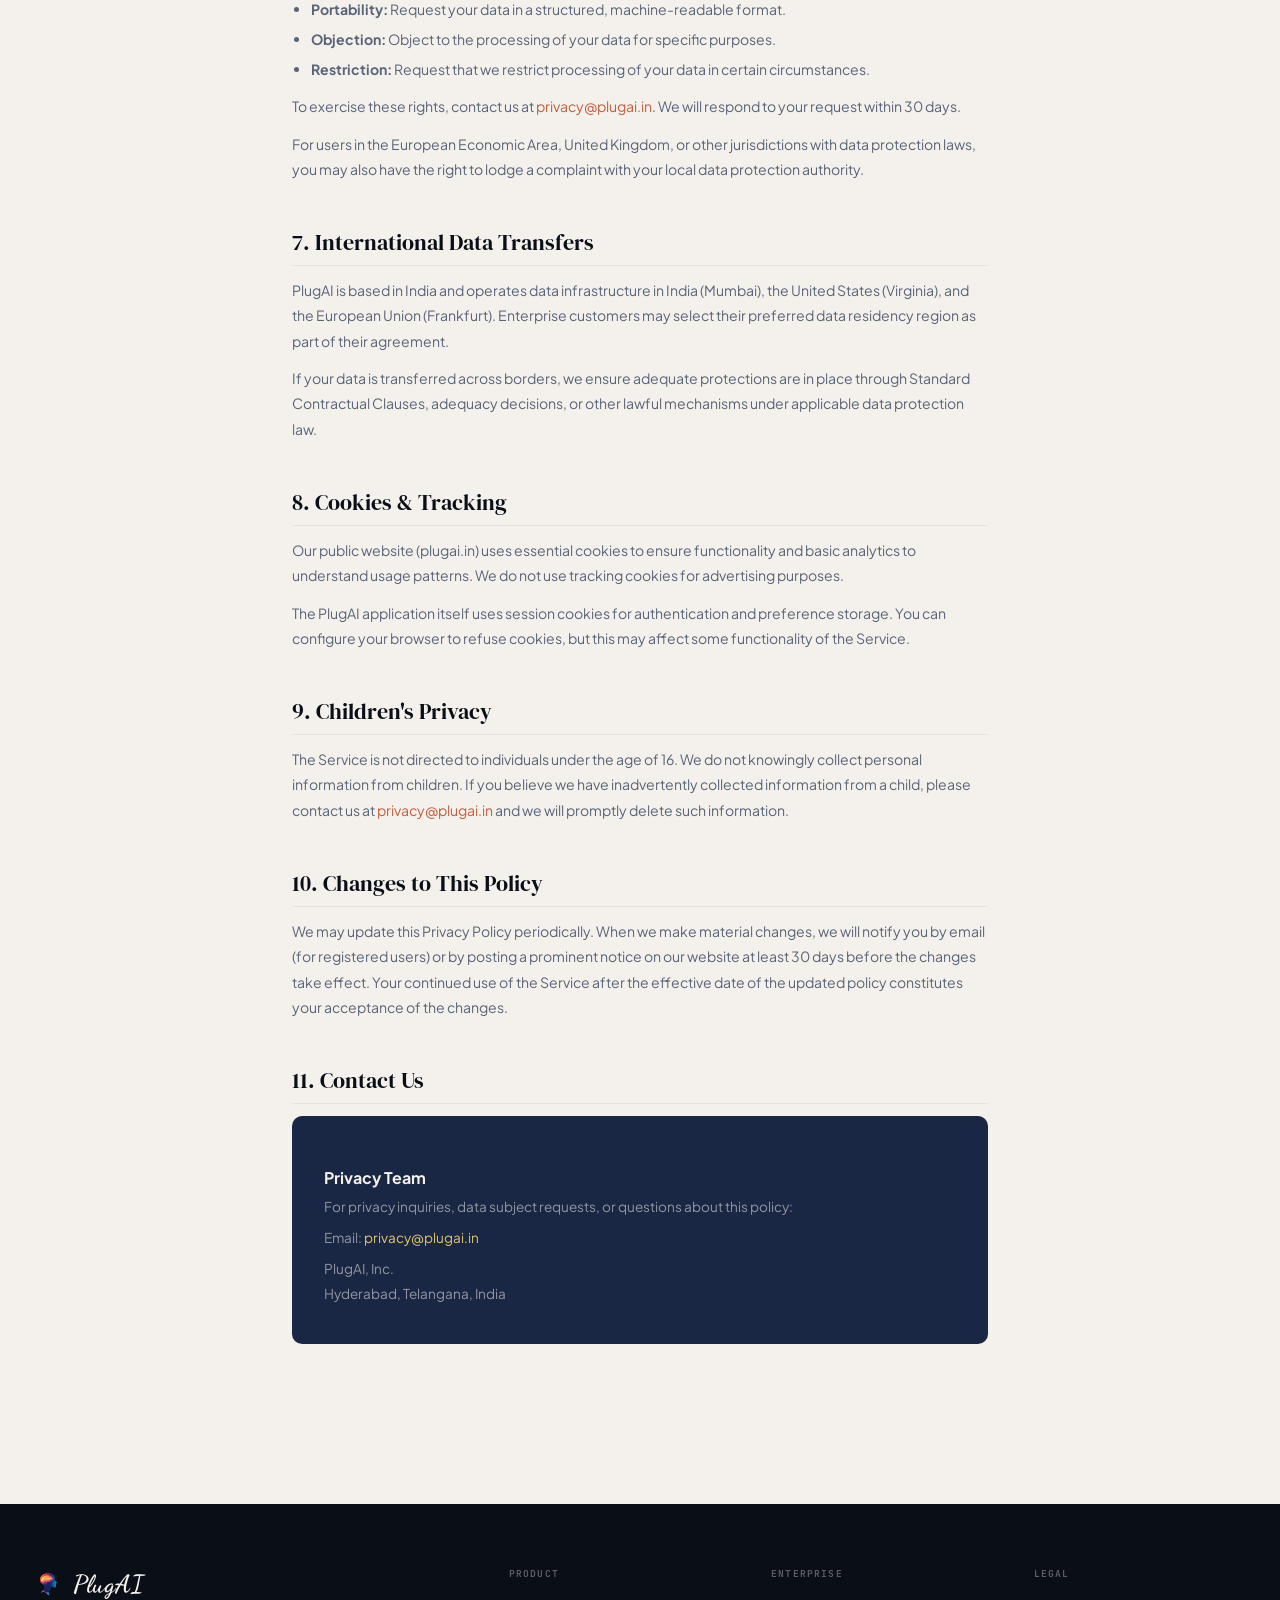
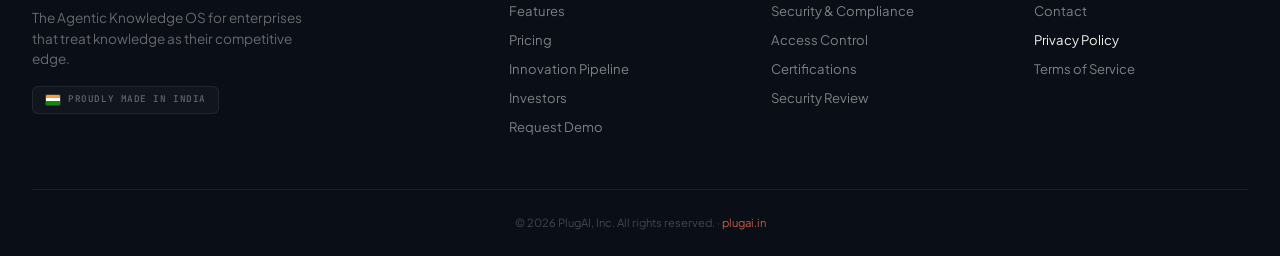
<file: privacy.html>
<!DOCTYPE html>
<html lang="en">
<head>
<meta charset="UTF-8">
<meta name="viewport" content="width=device-width, initial-scale=1.0">
<title>PlugAI — Privacy Policy</title>
<link rel="preconnect" href="https://fonts.googleapis.com">
<link rel="preconnect" href="https://fonts.gstatic.com" crossorigin>
<link href="https://fonts.googleapis.com/css2?family=DM+Serif+Display:ital@0;1&family=JetBrains+Mono:wght@400;500;600&family=Plus+Jakarta+Sans:wght@300;400;500;600;700;800&display=swap" rel="stylesheet">
<link rel="apple-touch-icon" sizes="180x180" href="apple-touch-icon.png">
<link rel="icon" type="image/png" sizes="32x32" href="favicon-32x32.png">
<link rel="icon" type="image/png" sizes="16x16" href="favicon-16x16.png">
<link rel="manifest" href="site.webmanifest">
<meta name="theme-color" content="#0a0f1a">
<link rel="stylesheet" href="style.css">
<style>
.legal-hero{
  background:var(--paper);padding:8rem 2rem 4rem;
  border-bottom:1px solid var(--edge);
}
.legal-hero-inner{max-width:760px;margin:0 auto;}
.legal-hero .label{margin-bottom:.75rem;}
.legal-hero h1{
  font-family:'DM Serif Display',serif;font-size:clamp(2rem,4vw,3rem);
  font-weight:400;line-height:1.12;margin-bottom:.75rem;color:var(--ink);
}
.legal-hero p{font-size:.88rem;color:var(--slate);}
.legal-body{
  max-width:760px;margin:0 auto;
  padding:4rem 2rem 7rem;
}
.legal-section{margin-bottom:3rem;}
.legal-section h2{
  font-family:'DM Serif Display',serif;font-size:1.4rem;
  font-weight:400;margin-bottom:.75rem;color:var(--ink);
  padding-bottom:.5rem;border-bottom:1px solid var(--edge);
}
.legal-section h3{
  font-size:.92rem;font-weight:700;margin:1.25rem 0 .4rem;color:var(--ink);
}
.legal-section p{
  font-size:.88rem;line-height:1.8;color:var(--slate);margin-bottom:.75rem;
}
.legal-section ul{
  display:flex;flex-direction:column;gap:.4rem;margin-bottom:.75rem;padding-left:1.2rem;
}
.legal-section ul li{
  font-size:.88rem;line-height:1.7;color:var(--slate);list-style:disc;
}
.legal-toc{
  background:var(--paper-warm);border:1px solid var(--edge);
  border-radius:var(--radius-sm);padding:1.5rem;margin-bottom:3rem;
}
.legal-toc h4{
  font-family:'JetBrains Mono',monospace;font-size:.62rem;font-weight:700;
  letter-spacing:.12em;text-transform:uppercase;color:var(--slate);margin-bottom:.75rem;
}
.legal-toc ol{padding-left:1.2rem;display:flex;flex-direction:column;gap:.3rem;}
.legal-toc ol li{font-size:.82rem;color:var(--slate);}
.legal-toc ol li a{color:var(--accent);transition:color .2s;}
.legal-toc ol li a:hover{color:var(--accent-glow);}
.legal-contact-box{
  background:var(--navy);border-radius:var(--radius-sm);padding:2rem;
  color:var(--paper);
}
.legal-contact-box h3{font-size:1rem;font-weight:700;margin-bottom:.5rem;color:var(--paper);}
.legal-contact-box p{font-size:.85rem;color:rgba(244,241,236,.55);margin-bottom:.4rem;}
.legal-contact-box a{color:var(--gold-light);}
</style>
</head>
<body>

<!-- NAV -->
<nav>
  <div class="nav-inner">
    <a href="index.html" class="nav-brand">
      <div class="nav-mark"><img src="plugai-logo.png" alt="PlugAI"></div>
      <span>PlugAI</span>
    </a>
    <div class="nav-menu" id="navMenu">
      <a href="features.html">Features</a>
      <a href="enterprise.html">Enterprise</a>
      <a href="pricing.html">Pricing</a>
      <a href="investors.html">Investors</a>
      <a href="roadmap.html">Pipeline</a>
      <a href="contact.html" class="nav-cta">Request Demo</a>
    </div>
    <button class="nav-toggle" id="navToggle" aria-label="Menu">
      <span></span><span></span><span></span>
    </button>
  </div>
</nav>

<!-- HERO -->
<div class="legal-hero">
  <div class="legal-hero-inner">
    <div class="label">Legal</div>
    <h1>Privacy Policy</h1>
    <p>Effective Date: April 1, 2026 &nbsp;&middot;&nbsp; Last Updated: April 1, 2026</p>
  </div>
</div>

<!-- BODY -->
<div class="legal-body">

  <div class="legal-toc">
    <h4>Table of Contents</h4>
    <ol>
      <li><a href="#s1">Information We Collect</a></li>
      <li><a href="#s2">How We Use Your Information</a></li>
      <li><a href="#s3">How We Share Your Information</a></li>
      <li><a href="#s4">Data Retention</a></li>
      <li><a href="#s5">Security</a></li>
      <li><a href="#s6">Your Rights</a></li>
      <li><a href="#s7">International Transfers</a></li>
      <li><a href="#s8">Cookies &amp; Tracking</a></li>
      <li><a href="#s9">Children's Privacy</a></li>
      <li><a href="#s10">Changes to This Policy</a></li>
      <li><a href="#s11">Contact Us</a></li>
    </ol>
  </div>

  <div class="legal-section">
    <p>PlugAI, Inc. ("PlugAI," "we," "us," or "our") operates the enterprise knowledge platform accessible at plugai.in and associated services (collectively, the "Service"). This Privacy Policy explains how we collect, use, disclose, and protect information about you when you use our Service.</p>
    <p>By accessing or using the Service, you agree to the collection and use of information in accordance with this policy. If you are using the Service on behalf of an organization, you represent that you have the authority to bind that organization to this policy.</p>
  </div>

  <div class="legal-section" id="s1">
    <h2>1. Information We Collect</h2>

    <h3>1.1 Information You Provide</h3>
    <ul>
      <li><strong>Account information:</strong> Name, email address, job title, company name, and password when you create an account or request a demo.</li>
      <li><strong>Contact information:</strong> Information you submit through our contact forms, including inquiry details and company information.</li>
      <li><strong>Knowledge content:</strong> Documents, articles, and other content you upload or connect to the Service through integrations.</li>
      <li><strong>Communications:</strong> Information you provide when you contact us for support or feedback.</li>
    </ul>

    <h3>1.2 Information We Collect Automatically</h3>
    <ul>
      <li><strong>Usage data:</strong> Pages visited, features used, search queries made within the platform, session duration, and interaction logs.</li>
      <li><strong>Device information:</strong> IP address, browser type, operating system, and device identifiers.</li>
      <li><strong>Audit logs:</strong> All actions performed within the platform are logged for security and compliance purposes, including access events, modifications, and permission changes.</li>
    </ul>

    <h3>1.3 Information from Third Parties</h3>
    <ul>
      <li><strong>Integrated services:</strong> When you connect third-party services (Slack, Confluence, Google Drive, Jira, etc.), we access data from those services only as necessary to provide the sync and indexing features you configure.</li>
    </ul>
  </div>

  <div class="legal-section" id="s2">
    <h2>2. How We Use Your Information</h2>
    <p>We use the information we collect to:</p>
    <ul>
      <li>Provide, maintain, and improve the Service</li>
      <li>Process and fulfill your requests for demos, trials, and enterprise contracts</li>
      <li>Send administrative communications, including account notifications and security alerts</li>
      <li>Detect, investigate, and prevent security incidents and fraudulent activity</li>
      <li>Comply with legal obligations and enforce our Terms of Service</li>
      <li>Generate aggregated, anonymized analytics to improve platform performance</li>
      <li>Respond to your inquiries and provide customer support</li>
    </ul>
    <p>We do not use your knowledge content or organizational data to train AI models or to provide services to other customers.</p>
  </div>

  <div class="legal-section" id="s3">
    <h2>3. How We Share Your Information</h2>
    <p>We do not sell, rent, or trade your personal information. We may share information in the following circumstances:</p>
    <ul>
      <li><strong>Service providers:</strong> We engage third-party vendors to help operate the Service (e.g., cloud infrastructure providers, payment processors). These vendors are contractually bound to process data only on our instructions and in accordance with this policy.</li>
      <li><strong>Legal requirements:</strong> We may disclose information when required by law, court order, or governmental authority, or when we believe disclosure is necessary to protect rights, safety, or property.</li>
      <li><strong>Business transfers:</strong> In connection with a merger, acquisition, or sale of assets, your information may be transferred. We will notify you of any such change.</li>
      <li><strong>With your consent:</strong> We may share information in other ways if you give us explicit consent to do so.</li>
    </ul>
  </div>

  <div class="legal-section" id="s4">
    <h2>4. Data Retention</h2>
    <p>We retain personal data for as long as your account is active or as needed to provide the Service. Audit logs are retained for a minimum of 365 days by default (configurable per enterprise agreement). Upon account termination, we delete or anonymize your data within 90 days, unless a longer retention period is required by law or a specific contractual agreement.</p>
    <p>Knowledge content synced from third-party integrations is retained only as long as the integration is active. Disconnecting an integration queues the associated content for deletion within 30 days.</p>
  </div>

  <div class="legal-section" id="s5">
    <h2>5. Security</h2>
    <p>We implement technical and organizational measures designed to protect your information against unauthorized access, alteration, disclosure, or destruction. These measures include:</p>
    <ul>
      <li>AES-256-GCM encryption for all data at rest</li>
      <li>TLS 1.3 encryption for all data in transit</li>
      <li>RS256-signed JWT tokens with automatic expiration</li>
      <li>Role-based access control enforced at the retrieval pipeline layer</li>
      <li>Immutable, append-only audit logging of all platform actions</li>
      <li>Regular penetration testing and vulnerability assessments</li>
    </ul>
    <p>No security system is impenetrable. In the event of a data breach that affects your personal information, we will notify you in accordance with applicable law.</p>
  </div>

  <div class="legal-section" id="s6">
    <h2>6. Your Rights</h2>
    <p>Depending on your jurisdiction, you may have the following rights regarding your personal information:</p>
    <ul>
      <li><strong>Access:</strong> Request a copy of the personal data we hold about you.</li>
      <li><strong>Correction:</strong> Request that we correct inaccurate or incomplete information.</li>
      <li><strong>Deletion:</strong> Request deletion of your personal data, subject to legal and contractual obligations.</li>
      <li><strong>Portability:</strong> Request your data in a structured, machine-readable format.</li>
      <li><strong>Objection:</strong> Object to the processing of your data for specific purposes.</li>
      <li><strong>Restriction:</strong> Request that we restrict processing of your data in certain circumstances.</li>
    </ul>
    <p>To exercise these rights, contact us at <a href="mailto:privacy@plugai.in" style="color:var(--accent);">privacy@plugai.in</a>. We will respond to your request within 30 days.</p>
    <p>For users in the European Economic Area, United Kingdom, or other jurisdictions with data protection laws, you may also have the right to lodge a complaint with your local data protection authority.</p>
  </div>

  <div class="legal-section" id="s7">
    <h2>7. International Data Transfers</h2>
    <p>PlugAI is based in India and operates data infrastructure in India (Mumbai), the United States (Virginia), and the European Union (Frankfurt). Enterprise customers may select their preferred data residency region as part of their agreement.</p>
    <p>If your data is transferred across borders, we ensure adequate protections are in place through Standard Contractual Clauses, adequacy decisions, or other lawful mechanisms under applicable data protection law.</p>
  </div>

  <div class="legal-section" id="s8">
    <h2>8. Cookies &amp; Tracking</h2>
    <p>Our public website (plugai.in) uses essential cookies to ensure functionality and basic analytics to understand usage patterns. We do not use tracking cookies for advertising purposes.</p>
    <p>The PlugAI application itself uses session cookies for authentication and preference storage. You can configure your browser to refuse cookies, but this may affect some functionality of the Service.</p>
  </div>

  <div class="legal-section" id="s9">
    <h2>9. Children's Privacy</h2>
    <p>The Service is not directed to individuals under the age of 16. We do not knowingly collect personal information from children. If you believe we have inadvertently collected information from a child, please contact us at <a href="mailto:privacy@plugai.in" style="color:var(--accent);">privacy@plugai.in</a> and we will promptly delete such information.</p>
  </div>

  <div class="legal-section" id="s10">
    <h2>10. Changes to This Policy</h2>
    <p>We may update this Privacy Policy periodically. When we make material changes, we will notify you by email (for registered users) or by posting a prominent notice on our website at least 30 days before the changes take effect. Your continued use of the Service after the effective date of the updated policy constitutes your acceptance of the changes.</p>
  </div>

  <div class="legal-section" id="s11">
    <h2>11. Contact Us</h2>
    <div class="legal-contact-box">
      <h3>Privacy Team</h3>
      <p>For privacy inquiries, data subject requests, or questions about this policy:</p>
      <p>Email: <a href="mailto:privacy@plugai.in">privacy@plugai.in</a></p>
      <p>PlugAI, Inc.<br>Hyderabad, Telangana, India</p>
    </div>
  </div>

</div>

<!-- FOOTER -->
<footer>
  <div class="footer-inner">
    <div class="footer-brand">
      <a href="index.html" class="nav-brand">
        <div class="nav-mark"><img src="plugai-logo-white.png" alt="PlugAI"></div>
        <span style="color:var(--paper);">PlugAI</span>
      </a>
      <p>The Agentic Knowledge OS for enterprises that treat knowledge as their competitive edge.</p>
      <div class="footer-mii">
        <span class="footer-mii-flag" aria-hidden="true"><span class="saffron"></span><span class="white"></span><span class="green"></span></span>
        <span>Proudly Made in India</span>
      </div>
    </div>
    <div class="footer-col">
      <h4>Product</h4>
      <a href="features.html">Features</a>
      <a href="pricing.html">Pricing</a>
      <a href="roadmap.html">Innovation Pipeline</a>
      <a href="investors.html">Investors</a>
      <a href="contact.html">Request Demo</a>
    </div>
    <div class="footer-col">
      <h4>Enterprise</h4>
      <a href="enterprise.html">Security &amp; Compliance</a>
      <a href="enterprise.html#rbac">Access Control</a>
      <a href="enterprise.html#compliance">Certifications</a>
      <a href="contact.html">Security Review</a>
    </div>
    <div class="footer-col">
      <h4>Legal</h4>
      <a href="contact.html">Contact</a>
      <a href="privacy.html" style="color:var(--paper);">Privacy Policy</a>
      <a href="terms.html">Terms of Service</a>
    </div>
  </div>
  <div class="footer-bottom">
    <p>&copy; 2026 PlugAI, Inc. All rights reserved. &middot; <span>plugai.in</span></p>
  </div>
</footer>

<script src="main.js"></script>
</body>
</html>
</file>
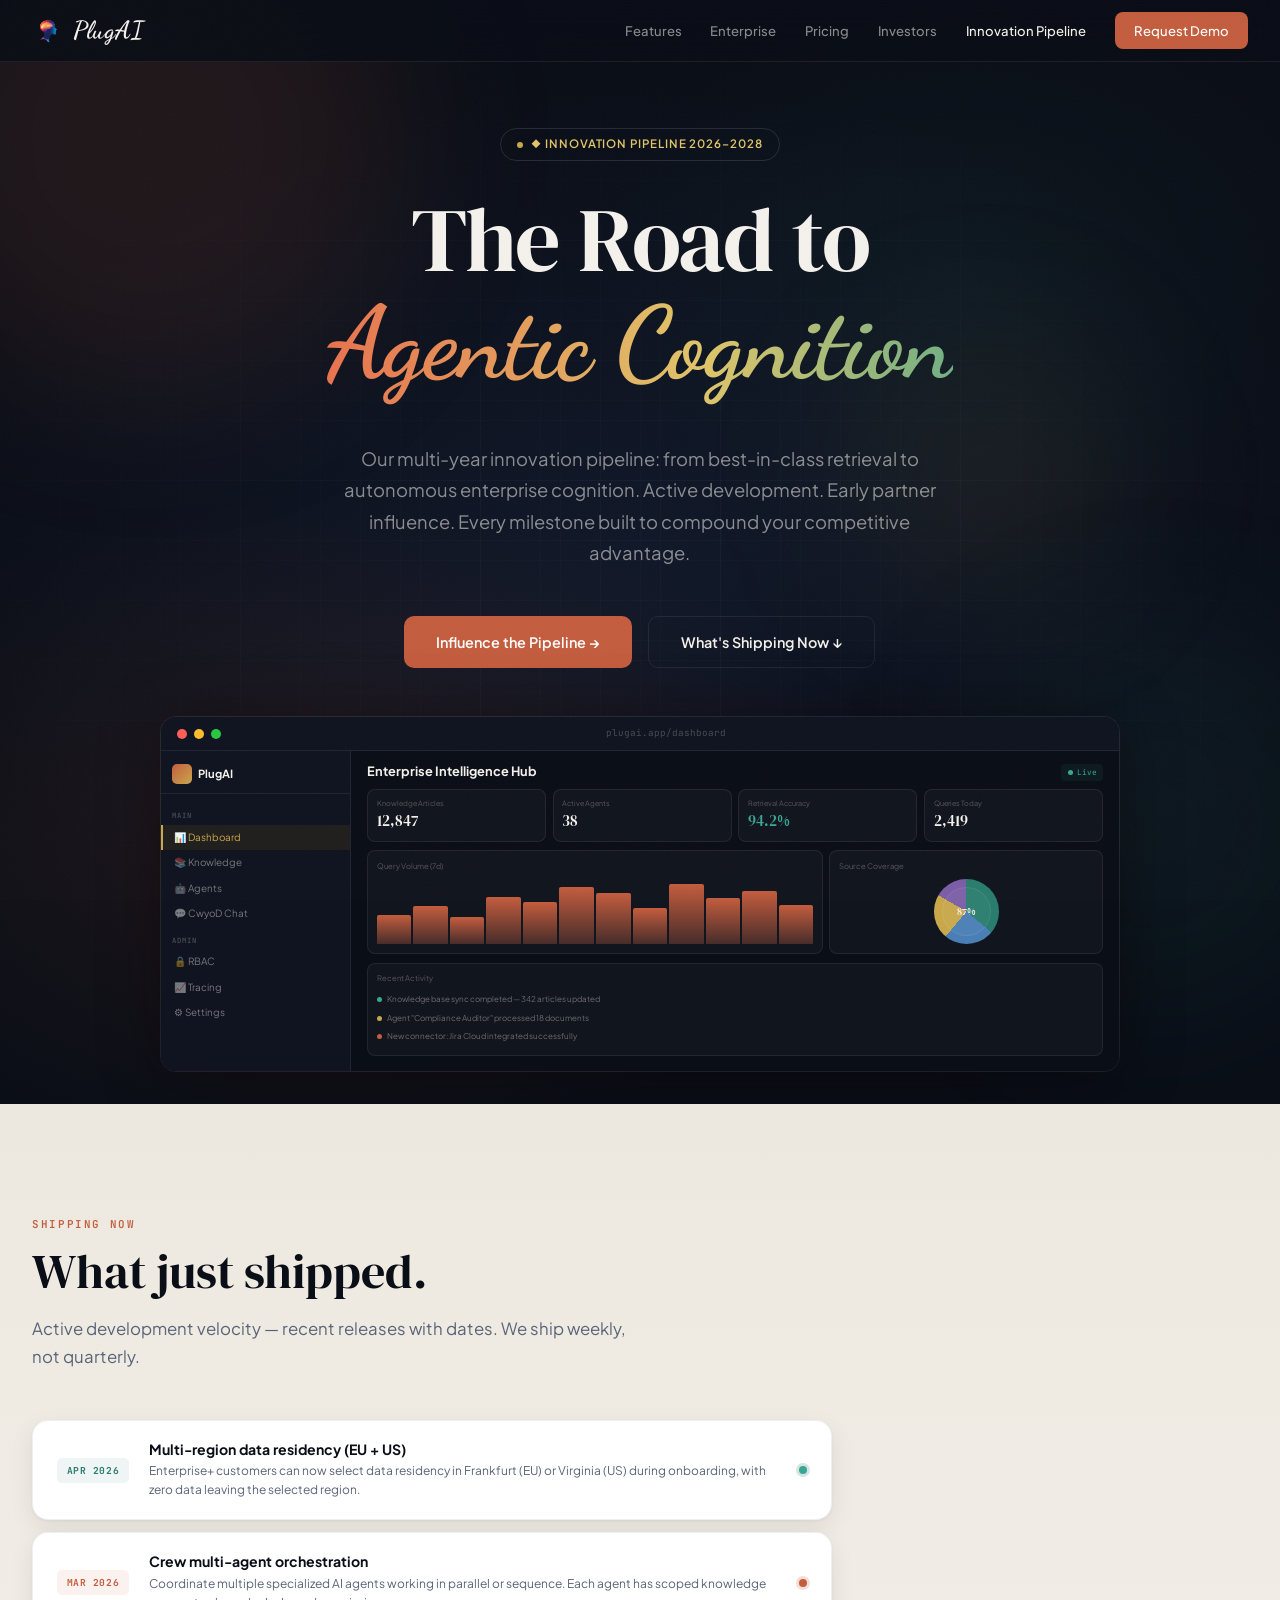
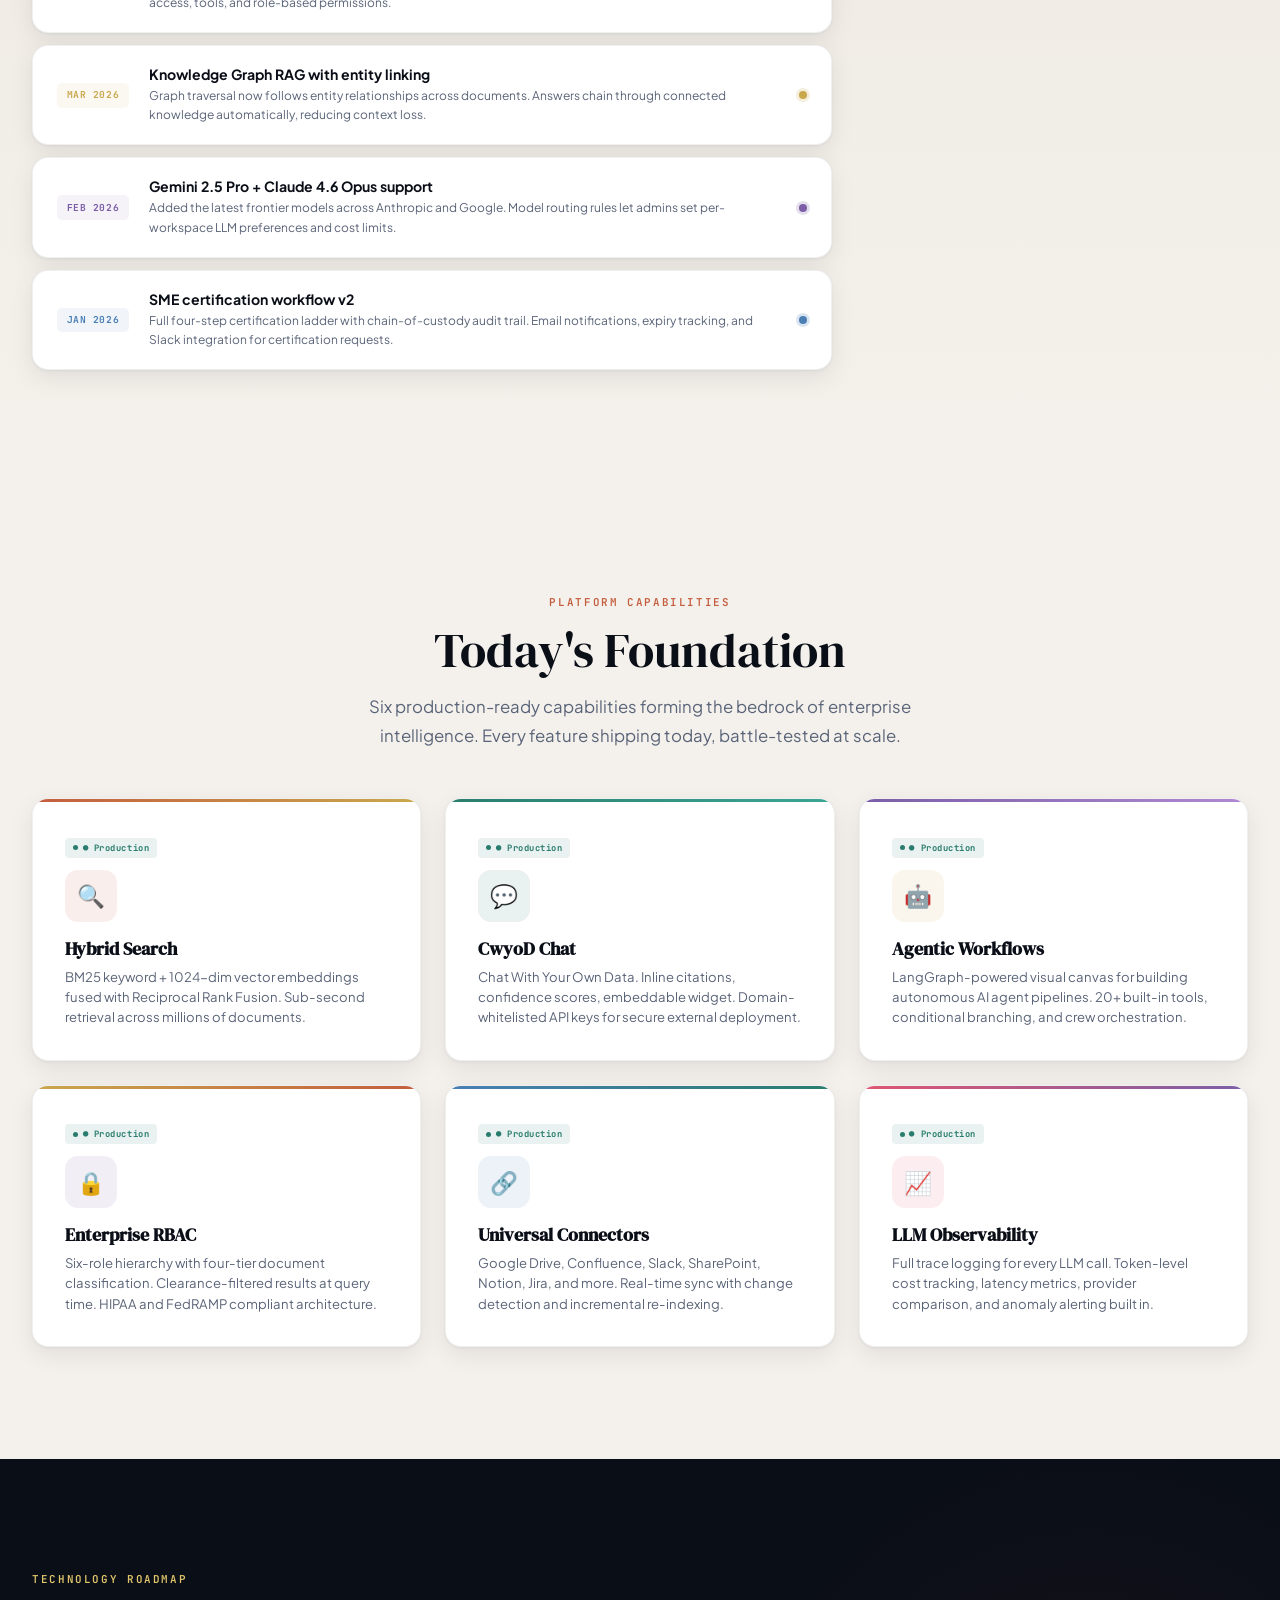
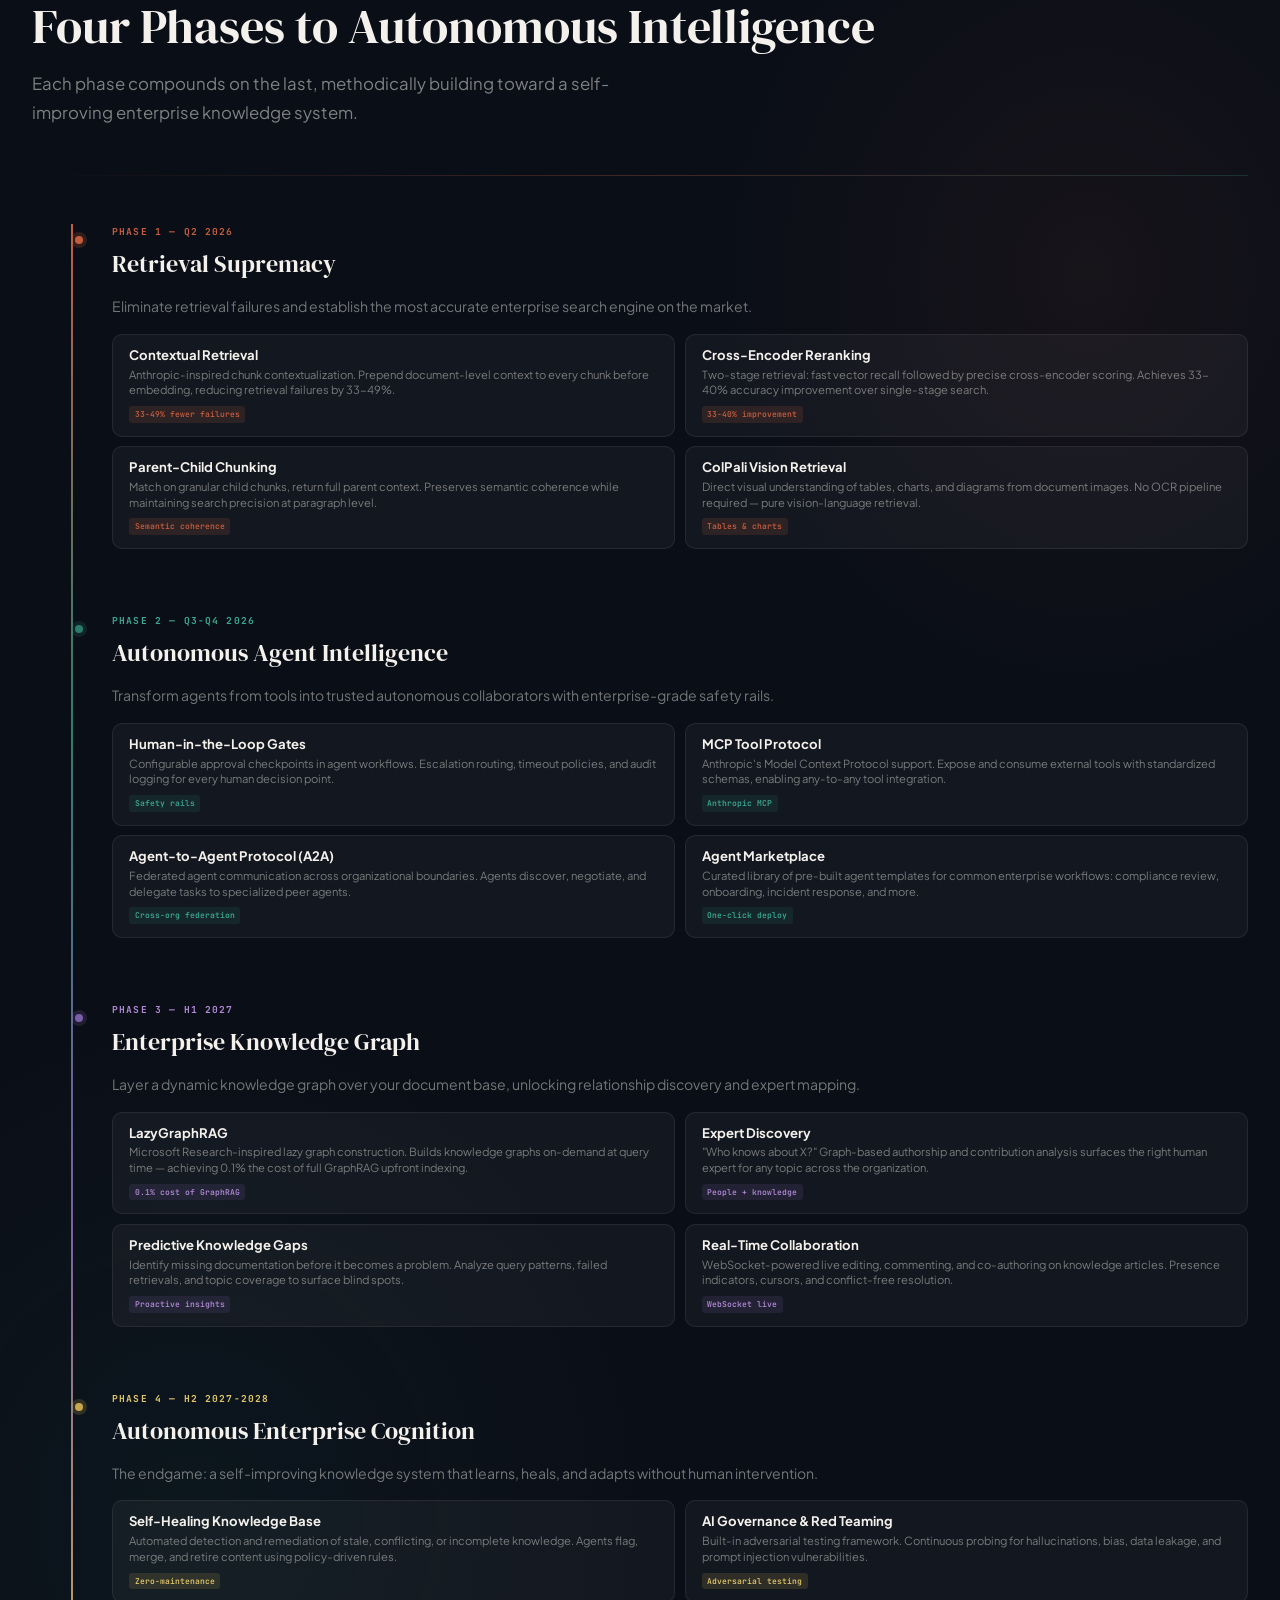
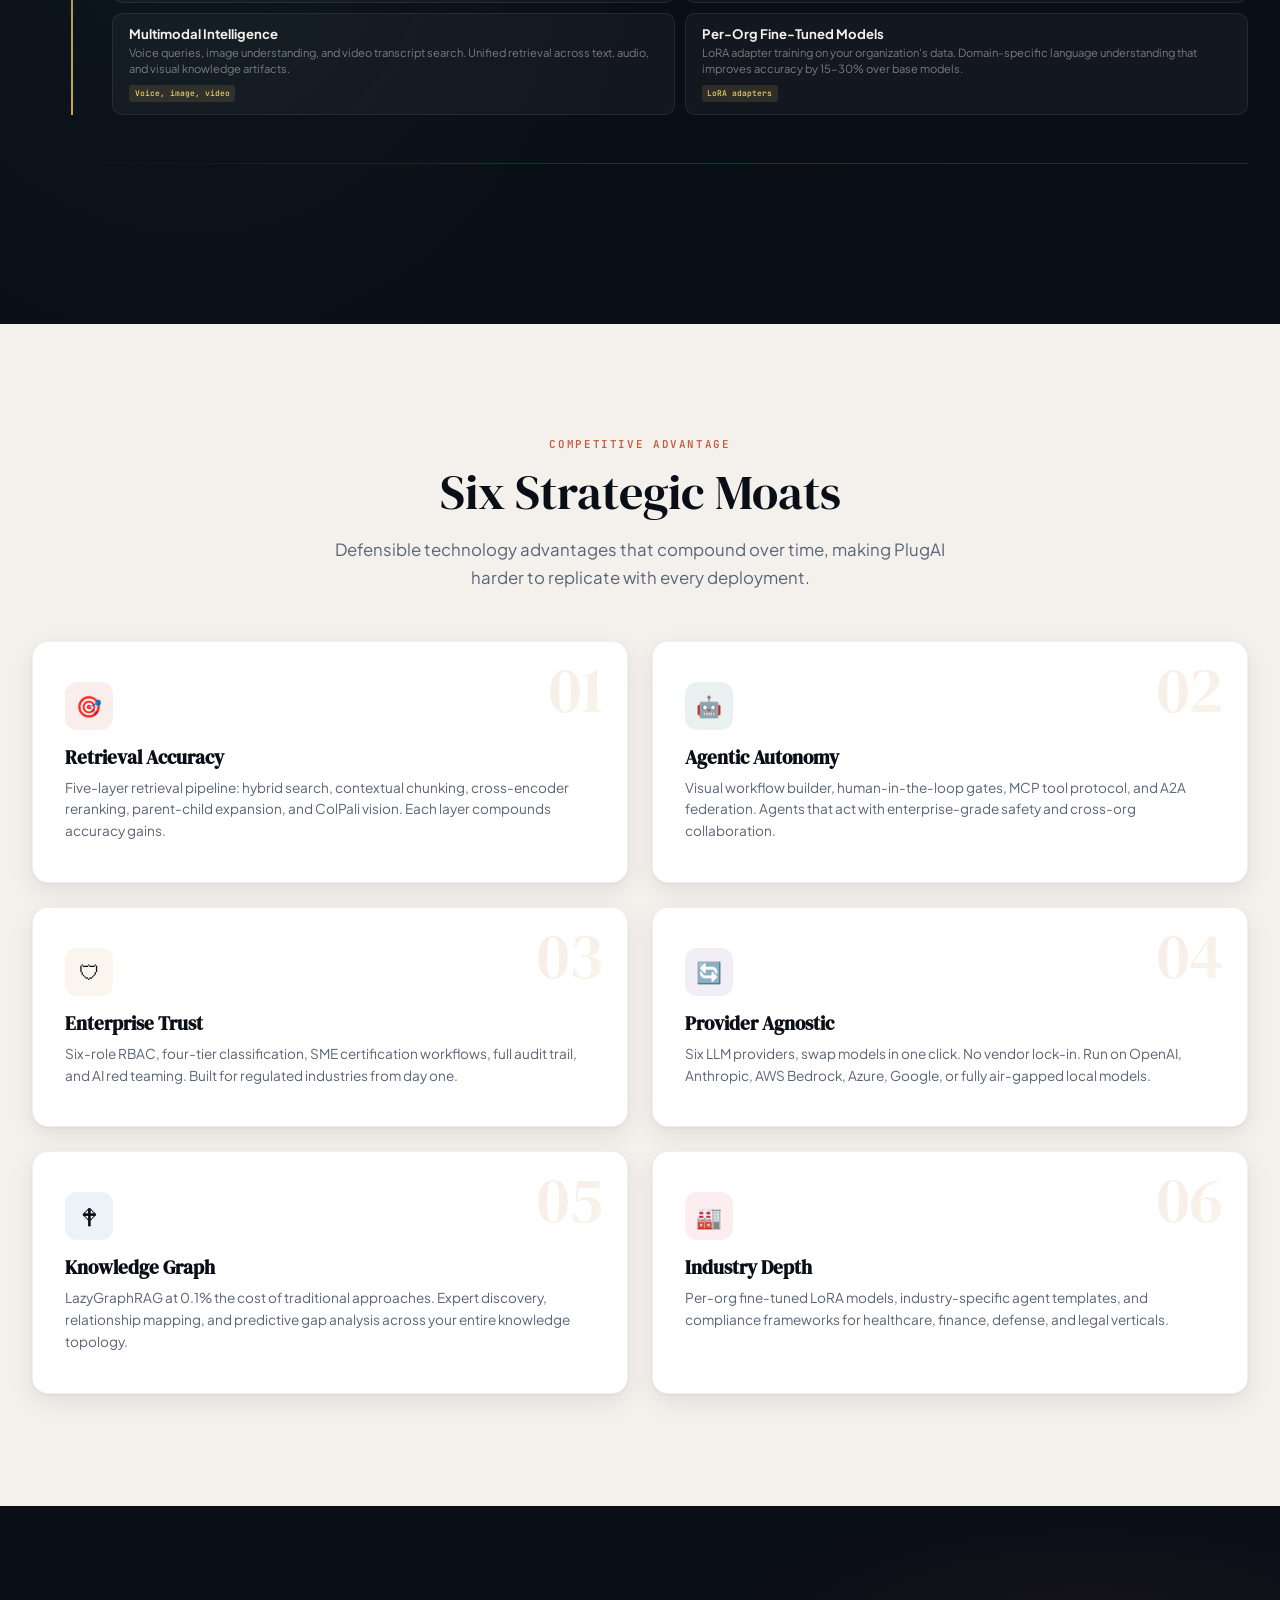
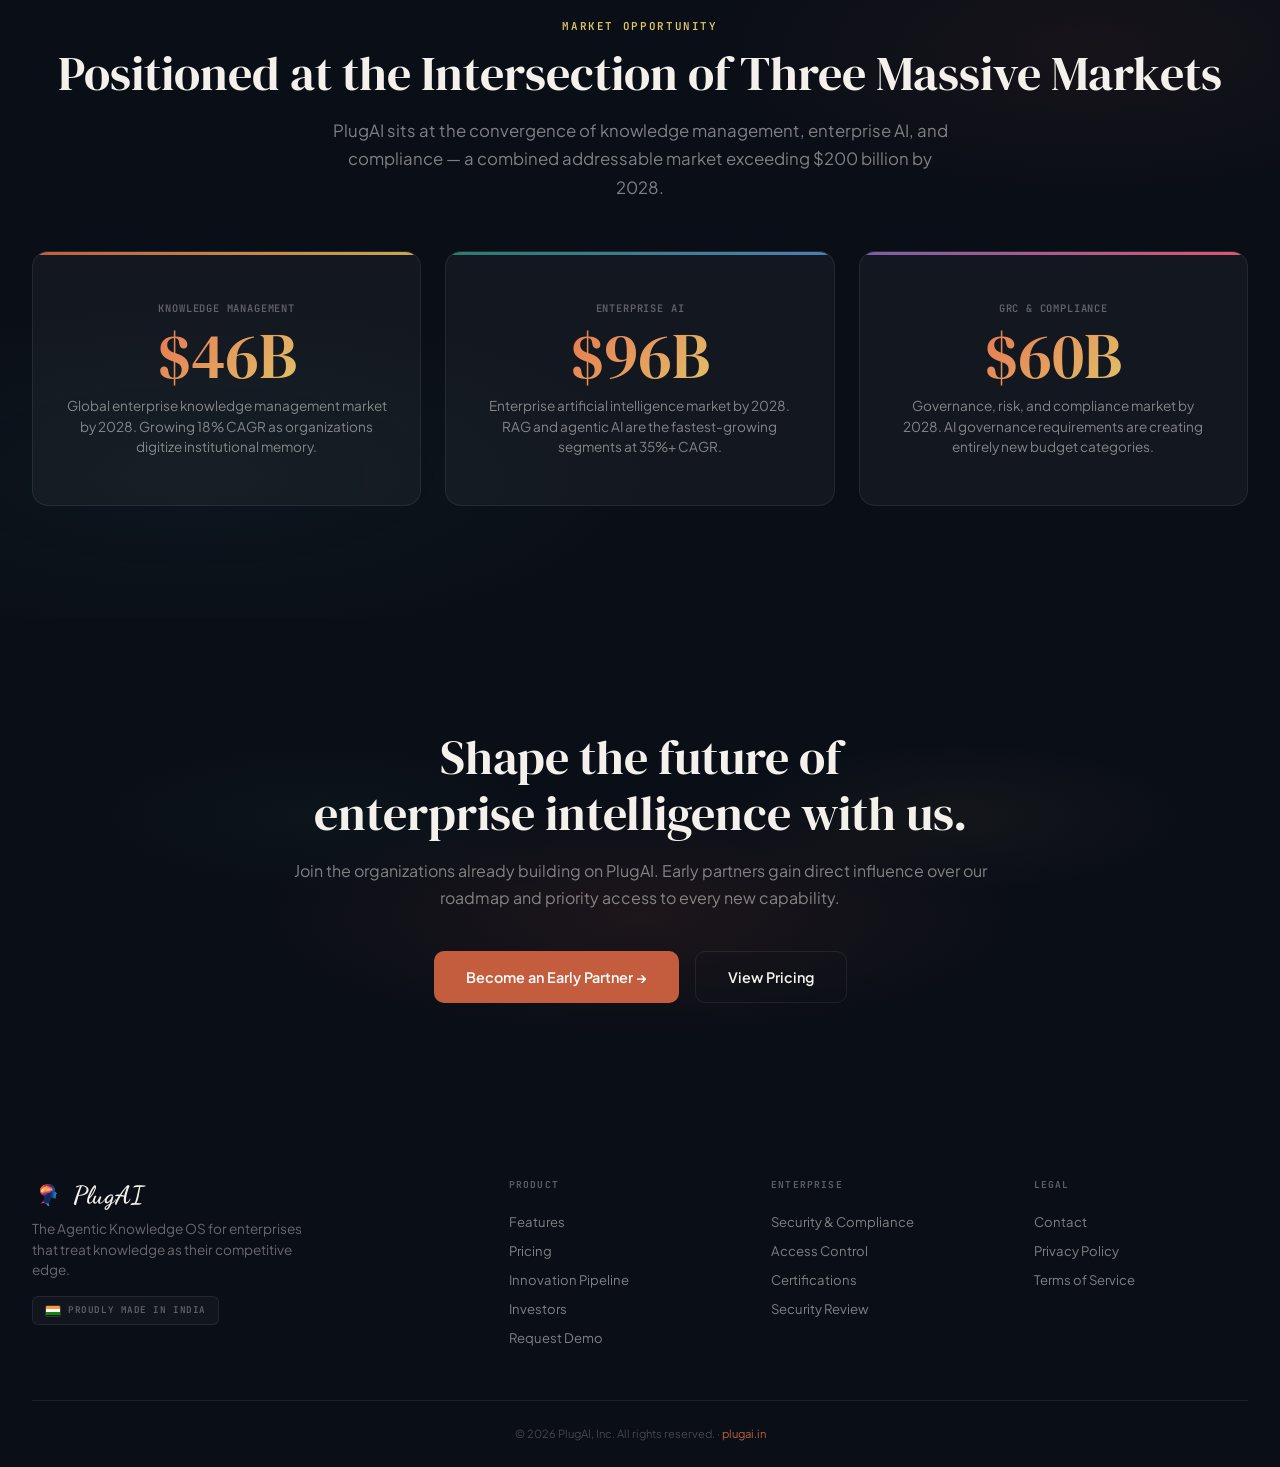
<file: roadmap.html>
<!DOCTYPE html>
<html lang="en">
<head>
<meta charset="UTF-8">
<meta name="viewport" content="width=device-width, initial-scale=1.0">
<title>PlugAI — Innovation Pipeline &amp; Future Vision</title>
<link rel="preconnect" href="https://fonts.googleapis.com">
<link rel="preconnect" href="https://fonts.gstatic.com" crossorigin>
<link href="https://fonts.googleapis.com/css2?family=DM+Serif+Display:ital@0;1&family=JetBrains+Mono:wght@400;500;600&family=Plus+Jakarta+Sans:wght@300;400;500;600;700;800&display=swap" rel="stylesheet">
<link rel="apple-touch-icon" sizes="180x180" href="apple-touch-icon.png">
<link rel="icon" type="image/png" sizes="32x32" href="favicon-32x32.png">
<link rel="icon" type="image/png" sizes="16x16" href="favicon-16x16.png">
<link rel="manifest" href="site.webmanifest">
<meta name="theme-color" content="#0a0f1a">
<link rel="stylesheet" href="style.css">
<style>
/* ═══════════════════════════════════════
   PAGE-SPECIFIC: Roadmap / Future Vision
   ═══════════════════════════════════════ */

/* Floating orbs */
.orb{position:absolute;border-radius:50%;filter:blur(80px);pointer-events:none;animation:orbFloat 14s ease-in-out infinite;}
.orb-a{width:500px;height:500px;top:-10%;left:-8%;background:rgba(196,93,62,.12);animation-delay:0s;}
.orb-b{width:380px;height:380px;bottom:8%;right:-5%;background:rgba(42,125,110,.09);animation-delay:-5s;}
.orb-c{width:280px;height:280px;top:30%;right:12%;background:rgba(201,168,76,.07);animation-delay:-9s;}
@keyframes orbFloat{
  0%,100%{transform:translate(0,0) scale(1)}
  33%{transform:translate(20px,-15px) scale(1.05)}
  66%{transform:translate(-15px,10px) scale(.95)}
}

/* Hero grid background */
.hero-grid{
  position:absolute;inset:0;
  background-image:
    linear-gradient(rgba(244,241,236,.025) 1px,transparent 1px),
    linear-gradient(90deg,rgba(244,241,236,.025) 1px,transparent 1px);
  background-size:60px 60px;
  mask-image:radial-gradient(ellipse 70% 60% at 50% 50%,black,transparent);
  animation:gridPulse 8s ease-in-out infinite;
}
@keyframes gridPulse{
  0%,100%{opacity:1}
  50%{opacity:.5}
}

/* Animated gradient text */
.gradient-text{
  background:linear-gradient(
    90deg,
    var(--accent-glow) 0%,
    var(--gold-light) 20%,
    var(--teal-light) 40%,
    var(--accent-glow) 60%,
    var(--gold-light) 80%,
    var(--teal-light) 100%
  );
  background-size:300% 100%;
  -webkit-background-clip:text;
  -webkit-text-fill-color:transparent;
  background-clip:text;
  animation:gradientCycle 6s linear infinite;
}
@keyframes gradientCycle{
  0%{background-position:0% 50%}
  100%{background-position:300% 50%}
}

/* Cycling cursive term */
#road-cycle{display:inline-block;overflow:visible;will-change:clip-path,opacity;}

/* Hero entrance animations */
.hero-anim-1{animation:fadeUp .8s ease-out both;}
.hero-anim-2{animation:fadeUp .8s ease-out .12s both;}
.hero-anim-3{animation:fadeUp .8s ease-out .24s both;}
.hero-anim-4{animation:fadeUp .8s ease-out .4s both;}
.hero-anim-5{animation:fadeUp .8s ease-out .55s both;}

/* Foundation cards */
.found-card{position:relative;overflow:hidden;}
.found-card .found-icon{
  width:52px;height:52px;border-radius:13px;
  display:flex;align-items:center;justify-content:center;
  font-size:1.4rem;margin-bottom:1rem;
}
.found-badge{
  display:inline-flex;align-items:center;gap:.3rem;
  font-family:'JetBrains Mono',monospace;font-size:.55rem;font-weight:700;
  padding:.2rem .5rem;border-radius:4px;letter-spacing:.06em;
  background:rgba(42,125,110,.1);color:var(--teal);
  margin-bottom:.75rem;
}
.found-badge::before{
  content:'';width:5px;height:5px;border-radius:50%;
  background:var(--teal);animation:pulse 2s infinite;
}

/* Timeline enhancements */
.tl-phase-ember .tl-dot{background:rgba(196,93,62,.2);}
.tl-phase-ember .tl-dot::after{background:var(--accent);}
.tl-phase-teal .tl-dot{background:rgba(42,125,110,.2);}
.tl-phase-teal .tl-dot::after{background:var(--teal);}
.tl-phase-violet .tl-dot{background:rgba(123,94,167,.2);}
.tl-phase-violet .tl-dot::after{background:var(--violet);}
.tl-phase-gold .tl-dot{background:rgba(201,168,76,.2);}
.tl-phase-gold .tl-dot::after{background:var(--gold);}

.tl-quarter{
  font-family:'JetBrains Mono',monospace;font-size:.6rem;font-weight:700;
  letter-spacing:.12em;text-transform:uppercase;margin-bottom:.35rem;
}
.tl-title{
  font-family:'DM Serif Display',serif;font-size:1.5rem;
  margin-bottom:.75rem;color:var(--paper);
}
.tl-items{display:grid;grid-template-columns:1fr 1fr;gap:.6rem;margin-top:1rem;}
.tl-item{
  background:rgba(244,241,236,.04);border:1px solid var(--edge-d);
  border-radius:10px;padding:.75rem 1rem;transition:all .3s;
}
.tl-item:hover{background:rgba(244,241,236,.07);border-color:rgba(244,241,236,.12);}
.tl-item h4{font-size:.82rem;font-weight:700;color:var(--paper);margin-bottom:.25rem;}
.tl-item p{font-size:.7rem;color:rgba(244,241,236,.45);line-height:1.4;}
.tl-item .tl-tag{
  font-family:'JetBrains Mono',monospace;font-size:.5rem;font-weight:600;
  padding:.12rem .35rem;border-radius:3px;margin-top:.4rem;display:inline-block;
}

/* Dot pulse ring */
.tl-dot{animation:dotPulse 3s ease-in-out infinite;}
@keyframes dotPulse{
  0%,100%{box-shadow:0 0 0 0 rgba(196,93,62,.3)}
  50%{box-shadow:0 0 0 8px rgba(196,93,62,0)}
}
.tl-phase-teal .tl-dot{animation-name:dotPulseTeal;}
@keyframes dotPulseTeal{
  0%,100%{box-shadow:0 0 0 0 rgba(42,125,110,.3)}
  50%{box-shadow:0 0 0 8px rgba(42,125,110,0)}
}
.tl-phase-violet .tl-dot{animation-name:dotPulseViolet;}
@keyframes dotPulseViolet{
  0%,100%{box-shadow:0 0 0 0 rgba(123,94,167,.3)}
  50%{box-shadow:0 0 0 8px rgba(123,94,167,0)}
}
.tl-phase-gold .tl-dot{animation-name:dotPulseGold;}
@keyframes dotPulseGold{
  0%,100%{box-shadow:0 0 0 0 rgba(201,168,76,.3)}
  50%{box-shadow:0 0 0 8px rgba(201,168,76,0)}
}

/* Strategic moats */
.moat-card{position:relative;overflow:hidden;padding:2.5rem 2rem;}
.moat-num{
  font-family:'DM Serif Display',serif;font-size:4rem;
  line-height:1;margin-bottom:.75rem;
  opacity:.12;position:absolute;top:1rem;right:1.5rem;
  background:linear-gradient(135deg,var(--accent),var(--gold));
  -webkit-background-clip:text;-webkit-text-fill-color:transparent;background-clip:text;
}
.moat-card::after{
  content:'';position:absolute;bottom:-40px;right:-40px;
  width:140px;height:140px;border-radius:50%;filter:blur(50px);
  pointer-events:none;opacity:0;transition:opacity .4s;
}
.moat-card:hover::after{opacity:.2;}
.moat-card:nth-child(1)::after{background:var(--accent);}
.moat-card:nth-child(2)::after{background:var(--teal);}
.moat-card:nth-child(3)::after{background:var(--gold);}
.moat-card:nth-child(4)::after{background:var(--violet);}
.moat-card:nth-child(5)::after{background:var(--sky);}
.moat-card:nth-child(6)::after{background:var(--rose);}

/* Market stat cards */
.market-card{
  background:rgba(244,241,236,.04);border:1px solid var(--edge-d);
  border-radius:var(--radius);padding:3rem 2rem;text-align:center;
  position:relative;overflow:hidden;transition:all .3s;
}
.market-card:hover{background:rgba(244,241,236,.07);transform:translateY(-3px);}
.market-card::before{
  content:'';position:absolute;top:0;left:0;right:0;height:3px;
}
.market-card:nth-child(1)::before{background:linear-gradient(90deg,var(--accent),var(--gold));}
.market-card:nth-child(2)::before{background:linear-gradient(90deg,var(--teal),var(--sky));}
.market-card:nth-child(3)::before{background:linear-gradient(90deg,var(--violet),var(--rose));}
.market-value{
  font-family:'DM Serif Display',serif;font-size:clamp(2.5rem,5vw,4rem);
  color:var(--paper);line-height:1;margin-bottom:.5rem;
}
.market-value span{
  background:linear-gradient(135deg,var(--accent-glow),var(--gold-light));
  -webkit-background-clip:text;-webkit-text-fill-color:transparent;background-clip:text;
}
.market-label{
  font-family:'JetBrains Mono',monospace;font-size:.65rem;font-weight:600;
  letter-spacing:.08em;text-transform:uppercase;color:rgba(244,241,236,.35);
  margin-bottom:.5rem;
}
.market-desc{font-size:.85rem;color:rgba(244,241,236,.5);line-height:1.5;max-width:320px;margin:0 auto;}

/* Shimmer line */
.shimmer-line{
  height:1px;background:linear-gradient(90deg,transparent,var(--accent),var(--teal),var(--gold),transparent);
  background-size:200% 100%;
  animation:shimmer 4s linear infinite;
  margin:3rem 0;opacity:.3;
}
@keyframes shimmer{
  0%{background-position:200% 0}
  100%{background-position:-200% 0}
}

/* Mock enhancements for roadmap hero */
.roadmap-mock .mock-frame{
  max-width:960px;
  animation:fadeUp 1s ease-out .6s both;
}

/* Responsive timeline items */
@media(max-width:768px){
  .tl-items{grid-template-columns:1fr;}
  .tl-title{font-size:1.2rem;}
}
</style>
</head>
<body>

<!-- ═══ NAV ═══ -->
<nav class="nav-dark">
  <div class="nav-inner">
    <a href="index.html" class="nav-brand"><div class="nav-mark"><img src="plugai-logo.png" alt="PlugAI"></div><span>PlugAI</span></a>
    <div class="nav-menu" id="navMenu">
      <a href="features.html">Features</a><a href="enterprise.html">Enterprise</a>
      <a href="pricing.html">Pricing</a><a href="investors.html">Investors</a><a href="roadmap.html" style="color:var(--paper);">Innovation Pipeline</a>
      <a href="contact.html" class="nav-cta">Request Demo</a>
    </div>
    <button class="nav-toggle" id="navToggle" aria-label="Menu"><span></span><span></span><span></span></button>
  </div>
</nav>

<!-- ═══ HERO ═══ -->
<section class="hero hero-dark" style="min-height:auto;padding-bottom:2rem;">
  <div class="orb orb-a"></div>
  <div class="orb orb-b"></div>
  <div class="orb orb-c"></div>
  <div class="hero-grid"></div>

  <div class="hero-inner">
    <div class="hero-eyebrow hero-anim-1">&#9670; Innovation Pipeline 2026–2028</div>
    <h1 class="hero-anim-2">The Road to<br><span id="road-cycle" class="gradient-text script-term">Enterprise Intelligence</span></h1>
    <p class="hero-sub hero-anim-3">Our multi-year innovation pipeline: from best-in-class retrieval to autonomous enterprise cognition. Active development. Early partner influence. Every milestone built to compound your competitive advantage.</p>
    <div class="hero-actions hero-anim-4">
      <a class="btn btn-primary" href="contact.html">Influence the Pipeline &#8594;</a>
      <a class="btn btn-ghost-dark" href="#shipping-now">What's Shipping Now &#8595;</a>
    </div>
  </div>

  <!-- Dashboard mock -->
  <div class="roadmap-mock" style="width:100%;max-width:960px;margin:3rem auto 0;position:relative;z-index:2;">
    <div class="mock-frame hero-anim-5">
      <div class="mock-bar">
        <div class="mock-dot mock-dot-r"></div>
        <div class="mock-dot mock-dot-y"></div>
        <div class="mock-dot mock-dot-g"></div>
        <div class="mock-url">plugai.app/dashboard</div>
      </div>
      <div class="mock-body" style="min-height:320px;">
        <div class="mock-sb">
          <div class="mock-sb-logo">
            <div class="mock-sb-logo-mark"></div>
            <span>PlugAI</span>
          </div>
          <div class="mock-sb-sec">Main</div>
          <div class="mock-sb-item active">&#128202; Dashboard</div>
          <div class="mock-sb-item">&#128218; Knowledge</div>
          <div class="mock-sb-item">&#129302; Agents</div>
          <div class="mock-sb-item">&#128172; CwyoD Chat</div>
          <div class="mock-sb-sec">Admin</div>
          <div class="mock-sb-item">&#128274; RBAC</div>
          <div class="mock-sb-item">&#128200; Tracing</div>
          <div class="mock-sb-item">&#9881; Settings</div>
        </div>
        <div class="mock-main">
          <div class="mock-hdr">
            <h3>Enterprise Intelligence Hub</h3>
            <div class="mock-live">Live</div>
          </div>
          <div class="mock-kpis">
            <div class="mock-kpi">
              <div class="mock-kpi-lbl">Knowledge Articles</div>
              <div class="mock-kpi-val">12,847</div>
            </div>
            <div class="mock-kpi">
              <div class="mock-kpi-lbl">Active Agents</div>
              <div class="mock-kpi-val">38</div>
            </div>
            <div class="mock-kpi">
              <div class="mock-kpi-lbl">Retrieval Accuracy</div>
              <div class="mock-kpi-val" style="color:var(--teal-light);">94.2%</div>
            </div>
            <div class="mock-kpi">
              <div class="mock-kpi-lbl">Queries Today</div>
              <div class="mock-kpi-val">2,419</div>
            </div>
          </div>
          <div class="mock-charts">
            <div class="mock-chart">
              <div class="mock-chart-lbl">Query Volume (7d)</div>
              <div class="mock-bars-row">
                <div class="mock-bar-col" style="height:45%"></div>
                <div class="mock-bar-col" style="height:58%"></div>
                <div class="mock-bar-col" style="height:42%"></div>
                <div class="mock-bar-col" style="height:72%"></div>
                <div class="mock-bar-col" style="height:65%"></div>
                <div class="mock-bar-col" style="height:88%"></div>
                <div class="mock-bar-col" style="height:78%"></div>
                <div class="mock-bar-col" style="height:55%"></div>
                <div class="mock-bar-col" style="height:92%"></div>
                <div class="mock-bar-col" style="height:70%"></div>
                <div class="mock-bar-col" style="height:82%"></div>
                <div class="mock-bar-col" style="height:60%"></div>
              </div>
            </div>
            <div class="mock-chart">
              <div class="mock-chart-lbl">Source Coverage</div>
              <div class="mock-donut"></div>
            </div>
          </div>
          <div class="mock-activity">
            <div class="mock-activity-lbl">Recent Activity</div>
            <div class="mock-activity-row"><div class="mock-activity-dot" style="background:var(--teal-light);"></div>Knowledge base sync completed &mdash; 342 articles updated</div>
            <div class="mock-activity-row"><div class="mock-activity-dot" style="background:var(--gold);"></div>Agent "Compliance Auditor" processed 18 documents</div>
            <div class="mock-activity-row"><div class="mock-activity-dot" style="background:var(--accent);"></div>New connector: Jira Cloud integrated successfully</div>
          </div>
        </div>
      </div>
    </div>
  </div>
</section>

<!-- ═══ SHIPPING NOW ═══ -->
<section class="sec-warm" id="shipping-now">
  <div class="sec-inner">
    <div class="label rv">Shipping Now</div>
    <h2 class="stitle rv">What just shipped.</h2>
    <p class="sdesc rv">Active development velocity — recent releases with dates. We ship weekly, not quarterly.</p>

    <div style="display:flex;flex-direction:column;gap:.75rem;max-width:800px;" class="rv">

      <div class="card" style="display:grid;grid-template-columns:auto 1fr auto;gap:1.25rem;align-items:center;padding:1.25rem 1.5rem;">
        <div style="font-family:'JetBrains Mono',monospace;font-size:.6rem;font-weight:700;color:var(--teal);background:rgba(42,125,110,.08);padding:.3rem .6rem;border-radius:5px;letter-spacing:.06em;white-space:nowrap;">APR 2026</div>
        <div>
          <h4 style="font-size:.88rem;font-weight:700;margin-bottom:.2rem;">Multi-region data residency (EU + US)</h4>
          <p style="font-size:.75rem;color:var(--slate);">Enterprise+ customers can now select data residency in Frankfurt (EU) or Virginia (US) during onboarding, with zero data leaving the selected region.</p>
        </div>
        <span style="width:8px;height:8px;border-radius:50%;background:var(--teal-light);flex-shrink:0;box-shadow:0 0 0 3px rgba(42,125,110,.2);"></span>
      </div>

      <div class="card" style="display:grid;grid-template-columns:auto 1fr auto;gap:1.25rem;align-items:center;padding:1.25rem 1.5rem;">
        <div style="font-family:'JetBrains Mono',monospace;font-size:.6rem;font-weight:700;color:var(--accent);background:rgba(196,93,62,.08);padding:.3rem .6rem;border-radius:5px;letter-spacing:.06em;white-space:nowrap;">MAR 2026</div>
        <div>
          <h4 style="font-size:.88rem;font-weight:700;margin-bottom:.2rem;">Crew multi-agent orchestration</h4>
          <p style="font-size:.75rem;color:var(--slate);">Coordinate multiple specialized AI agents working in parallel or sequence. Each agent has scoped knowledge access, tools, and role-based permissions.</p>
        </div>
        <span style="width:8px;height:8px;border-radius:50%;background:var(--accent);flex-shrink:0;box-shadow:0 0 0 3px rgba(196,93,62,.2);"></span>
      </div>

      <div class="card" style="display:grid;grid-template-columns:auto 1fr auto;gap:1.25rem;align-items:center;padding:1.25rem 1.5rem;">
        <div style="font-family:'JetBrains Mono',monospace;font-size:.6rem;font-weight:700;color:var(--gold);background:rgba(201,168,76,.08);padding:.3rem .6rem;border-radius:5px;letter-spacing:.06em;white-space:nowrap;">MAR 2026</div>
        <div>
          <h4 style="font-size:.88rem;font-weight:700;margin-bottom:.2rem;">Knowledge Graph RAG with entity linking</h4>
          <p style="font-size:.75rem;color:var(--slate);">Graph traversal now follows entity relationships across documents. Answers chain through connected knowledge automatically, reducing context loss.</p>
        </div>
        <span style="width:8px;height:8px;border-radius:50%;background:var(--gold);flex-shrink:0;box-shadow:0 0 0 3px rgba(201,168,76,.2);"></span>
      </div>

      <div class="card" style="display:grid;grid-template-columns:auto 1fr auto;gap:1.25rem;align-items:center;padding:1.25rem 1.5rem;">
        <div style="font-family:'JetBrains Mono',monospace;font-size:.6rem;font-weight:700;color:var(--violet);background:rgba(123,94,167,.08);padding:.3rem .6rem;border-radius:5px;letter-spacing:.06em;white-space:nowrap;">FEB 2026</div>
        <div>
          <h4 style="font-size:.88rem;font-weight:700;margin-bottom:.2rem;">Gemini 2.5 Pro + Claude 4.6 Opus support</h4>
          <p style="font-size:.75rem;color:var(--slate);">Added the latest frontier models across Anthropic and Google. Model routing rules let admins set per-workspace LLM preferences and cost limits.</p>
        </div>
        <span style="width:8px;height:8px;border-radius:50%;background:var(--violet);flex-shrink:0;box-shadow:0 0 0 3px rgba(123,94,167,.2);"></span>
      </div>

      <div class="card" style="display:grid;grid-template-columns:auto 1fr auto;gap:1.25rem;align-items:center;padding:1.25rem 1.5rem;">
        <div style="font-family:'JetBrains Mono',monospace;font-size:.6rem;font-weight:700;color:var(--sky);background:rgba(74,127,181,.08);padding:.3rem .6rem;border-radius:5px;letter-spacing:.06em;white-space:nowrap;">JAN 2026</div>
        <div>
          <h4 style="font-size:.88rem;font-weight:700;margin-bottom:.2rem;">SME certification workflow v2</h4>
          <p style="font-size:.75rem;color:var(--slate);">Full four-step certification ladder with chain-of-custody audit trail. Email notifications, expiry tracking, and Slack integration for certification requests.</p>
        </div>
        <span style="width:8px;height:8px;border-radius:50%;background:var(--sky);flex-shrink:0;box-shadow:0 0 0 3px rgba(74,127,181,.2);"></span>
      </div>

    </div>
  </div>
</section>

<!-- ═══ TODAY'S FOUNDATION ═══ -->
<section class="sec">
  <div class="sec-inner" style="text-align:center;">
    <div class="label rv">Platform Capabilities</div>
    <h2 class="stitle rv">Today's Foundation</h2>
    <p class="sdesc rv" style="margin-left:auto;margin-right:auto;">Six production-ready capabilities forming the bedrock of enterprise intelligence. Every feature shipping today, battle-tested at scale.</p>

    <div class="grid-3" style="text-align:left;">
      <div class="card card-accent found-card rv">
        <div class="found-badge">&#9679; Production</div>
        <div class="found-icon" style="background:rgba(196,93,62,.1);">&#128269;</div>
        <h3 style="font-family:'DM Serif Display',serif;font-size:1.15rem;margin-bottom:.4rem;">Hybrid Search</h3>
        <p style="font-size:.82rem;color:var(--slate);line-height:1.55;">BM25 keyword + 1024-dim vector embeddings fused with Reciprocal Rank Fusion. Sub-second retrieval across millions of documents.</p>
      </div>
      <div class="card card-accent found-card rv anim-delay-1">
        <div class="found-badge">&#9679; Production</div>
        <div class="found-icon" style="background:rgba(42,125,110,.1);">&#128172;</div>
        <h3 style="font-family:'DM Serif Display',serif;font-size:1.15rem;margin-bottom:.4rem;">CwyoD Chat</h3>
        <p style="font-size:.82rem;color:var(--slate);line-height:1.55;">Chat With Your Own Data. Inline citations, confidence scores, embeddable widget. Domain-whitelisted API keys for secure external deployment.</p>
      </div>
      <div class="card card-accent found-card rv anim-delay-2">
        <div class="found-badge">&#9679; Production</div>
        <div class="found-icon" style="background:rgba(201,168,76,.1);">&#129302;</div>
        <h3 style="font-family:'DM Serif Display',serif;font-size:1.15rem;margin-bottom:.4rem;">Agentic Workflows</h3>
        <p style="font-size:.82rem;color:var(--slate);line-height:1.55;">LangGraph-powered visual canvas for building autonomous AI agent pipelines. 20+ built-in tools, conditional branching, and crew orchestration.</p>
      </div>
      <div class="card card-accent found-card rv">
        <div class="found-badge">&#9679; Production</div>
        <div class="found-icon" style="background:rgba(123,94,167,.1);">&#128274;</div>
        <h3 style="font-family:'DM Serif Display',serif;font-size:1.15rem;margin-bottom:.4rem;">Enterprise RBAC</h3>
        <p style="font-size:.82rem;color:var(--slate);line-height:1.55;">Six-role hierarchy with four-tier document classification. Clearance-filtered results at query time. HIPAA and FedRAMP compliant architecture.</p>
      </div>
      <div class="card card-accent found-card rv anim-delay-1">
        <div class="found-badge">&#9679; Production</div>
        <div class="found-icon" style="background:rgba(74,127,181,.1);">&#128279;</div>
        <h3 style="font-family:'DM Serif Display',serif;font-size:1.15rem;margin-bottom:.4rem;">Universal Connectors</h3>
        <p style="font-size:.82rem;color:var(--slate);line-height:1.55;">Google Drive, Confluence, Slack, SharePoint, Notion, Jira, and more. Real-time sync with change detection and incremental re-indexing.</p>
      </div>
      <div class="card card-accent found-card rv anim-delay-2">
        <div class="found-badge">&#9679; Production</div>
        <div class="found-icon" style="background:rgba(224,86,112,.1);">&#128200;</div>
        <h3 style="font-family:'DM Serif Display',serif;font-size:1.15rem;margin-bottom:.4rem;">LLM Observability</h3>
        <p style="font-size:.82rem;color:var(--slate);line-height:1.55;">Full trace logging for every LLM call. Token-level cost tracking, latency metrics, provider comparison, and anomaly alerting built in.</p>
      </div>
    </div>
  </div>
</section>

<!-- ═══ FOUR-PHASE TIMELINE ═══ -->
<section class="sec-dark" id="timeline">
  <div class="sec-inner">
    <div class="label label-dark rv">Technology Roadmap</div>
    <h2 class="stitle rv">Four Phases to Autonomous Intelligence</h2>
    <p class="sdesc sdesc-dark rv">Each phase compounds on the last, methodically building toward a self-improving enterprise knowledge system.</p>

    <div class="shimmer-line"></div>

    <div class="timeline">
      <!-- Phase 1 -->
      <div class="tl-phase tl-phase-ember rv">
        <div class="tl-dot"></div>
        <div class="tl-quarter" style="color:var(--accent);">Phase 1 &mdash; Q2 2026</div>
        <div class="tl-title">Retrieval Supremacy</div>
        <p style="font-size:.88rem;color:rgba(244,241,236,.45);line-height:1.6;margin-bottom:.5rem;">Eliminate retrieval failures and establish the most accurate enterprise search engine on the market.</p>
        <div class="tl-items">
          <div class="tl-item">
            <h4>Contextual Retrieval</h4>
            <p>Anthropic-inspired chunk contextualization. Prepend document-level context to every chunk before embedding, reducing retrieval failures by 33-49%.</p>
            <span class="tl-tag" style="background:rgba(196,93,62,.15);color:var(--accent);">33-49% fewer failures</span>
          </div>
          <div class="tl-item">
            <h4>Cross-Encoder Reranking</h4>
            <p>Two-stage retrieval: fast vector recall followed by precise cross-encoder scoring. Achieves 33-40% accuracy improvement over single-stage search.</p>
            <span class="tl-tag" style="background:rgba(196,93,62,.15);color:var(--accent);">33-40% improvement</span>
          </div>
          <div class="tl-item">
            <h4>Parent-Child Chunking</h4>
            <p>Match on granular child chunks, return full parent context. Preserves semantic coherence while maintaining search precision at paragraph level.</p>
            <span class="tl-tag" style="background:rgba(196,93,62,.15);color:var(--accent);">Semantic coherence</span>
          </div>
          <div class="tl-item">
            <h4>ColPali Vision Retrieval</h4>
            <p>Direct visual understanding of tables, charts, and diagrams from document images. No OCR pipeline required &mdash; pure vision-language retrieval.</p>
            <span class="tl-tag" style="background:rgba(196,93,62,.15);color:var(--accent);">Tables &amp; charts</span>
          </div>
        </div>
      </div>

      <!-- Phase 2 -->
      <div class="tl-phase tl-phase-teal rv">
        <div class="tl-dot"></div>
        <div class="tl-quarter" style="color:var(--teal-light);">Phase 2 &mdash; Q3-Q4 2026</div>
        <div class="tl-title">Autonomous Agent Intelligence</div>
        <p style="font-size:.88rem;color:rgba(244,241,236,.45);line-height:1.6;margin-bottom:.5rem;">Transform agents from tools into trusted autonomous collaborators with enterprise-grade safety rails.</p>
        <div class="tl-items">
          <div class="tl-item">
            <h4>Human-in-the-Loop Gates</h4>
            <p>Configurable approval checkpoints in agent workflows. Escalation routing, timeout policies, and audit logging for every human decision point.</p>
            <span class="tl-tag" style="background:rgba(42,125,110,.15);color:var(--teal-light);">Safety rails</span>
          </div>
          <div class="tl-item">
            <h4>MCP Tool Protocol</h4>
            <p>Anthropic's Model Context Protocol support. Expose and consume external tools with standardized schemas, enabling any-to-any tool integration.</p>
            <span class="tl-tag" style="background:rgba(42,125,110,.15);color:var(--teal-light);">Anthropic MCP</span>
          </div>
          <div class="tl-item">
            <h4>Agent-to-Agent Protocol (A2A)</h4>
            <p>Federated agent communication across organizational boundaries. Agents discover, negotiate, and delegate tasks to specialized peer agents.</p>
            <span class="tl-tag" style="background:rgba(42,125,110,.15);color:var(--teal-light);">Cross-org federation</span>
          </div>
          <div class="tl-item">
            <h4>Agent Marketplace</h4>
            <p>Curated library of pre-built agent templates for common enterprise workflows: compliance review, onboarding, incident response, and more.</p>
            <span class="tl-tag" style="background:rgba(42,125,110,.15);color:var(--teal-light);">One-click deploy</span>
          </div>
        </div>
      </div>

      <!-- Phase 3 -->
      <div class="tl-phase tl-phase-violet rv">
        <div class="tl-dot"></div>
        <div class="tl-quarter" style="color:#b088d4;">Phase 3 &mdash; H1 2027</div>
        <div class="tl-title">Enterprise Knowledge Graph</div>
        <p style="font-size:.88rem;color:rgba(244,241,236,.45);line-height:1.6;margin-bottom:.5rem;">Layer a dynamic knowledge graph over your document base, unlocking relationship discovery and expert mapping.</p>
        <div class="tl-items">
          <div class="tl-item">
            <h4>LazyGraphRAG</h4>
            <p>Microsoft Research-inspired lazy graph construction. Builds knowledge graphs on-demand at query time &mdash; achieving 0.1% the cost of full GraphRAG upfront indexing.</p>
            <span class="tl-tag" style="background:rgba(123,94,167,.15);color:#b088d4;">0.1% cost of GraphRAG</span>
          </div>
          <div class="tl-item">
            <h4>Expert Discovery</h4>
            <p>"Who knows about X?" Graph-based authorship and contribution analysis surfaces the right human expert for any topic across the organization.</p>
            <span class="tl-tag" style="background:rgba(123,94,167,.15);color:#b088d4;">People + knowledge</span>
          </div>
          <div class="tl-item">
            <h4>Predictive Knowledge Gaps</h4>
            <p>Identify missing documentation before it becomes a problem. Analyze query patterns, failed retrievals, and topic coverage to surface blind spots.</p>
            <span class="tl-tag" style="background:rgba(123,94,167,.15);color:#b088d4;">Proactive insights</span>
          </div>
          <div class="tl-item">
            <h4>Real-Time Collaboration</h4>
            <p>WebSocket-powered live editing, commenting, and co-authoring on knowledge articles. Presence indicators, cursors, and conflict-free resolution.</p>
            <span class="tl-tag" style="background:rgba(123,94,167,.15);color:#b088d4;">WebSocket live</span>
          </div>
        </div>
      </div>

      <!-- Phase 4 -->
      <div class="tl-phase tl-phase-gold rv">
        <div class="tl-dot"></div>
        <div class="tl-quarter" style="color:var(--gold-light);">Phase 4 &mdash; H2 2027-2028</div>
        <div class="tl-title">Autonomous Enterprise Cognition</div>
        <p style="font-size:.88rem;color:rgba(244,241,236,.45);line-height:1.6;margin-bottom:.5rem;">The endgame: a self-improving knowledge system that learns, heals, and adapts without human intervention.</p>
        <div class="tl-items">
          <div class="tl-item">
            <h4>Self-Healing Knowledge Base</h4>
            <p>Automated detection and remediation of stale, conflicting, or incomplete knowledge. Agents flag, merge, and retire content using policy-driven rules.</p>
            <span class="tl-tag" style="background:rgba(201,168,76,.15);color:var(--gold-light);">Zero-maintenance</span>
          </div>
          <div class="tl-item">
            <h4>AI Governance &amp; Red Teaming</h4>
            <p>Built-in adversarial testing framework. Continuous probing for hallucinations, bias, data leakage, and prompt injection vulnerabilities.</p>
            <span class="tl-tag" style="background:rgba(201,168,76,.15);color:var(--gold-light);">Adversarial testing</span>
          </div>
          <div class="tl-item">
            <h4>Multimodal Intelligence</h4>
            <p>Voice queries, image understanding, and video transcript search. Unified retrieval across text, audio, and visual knowledge artifacts.</p>
            <span class="tl-tag" style="background:rgba(201,168,76,.15);color:var(--gold-light);">Voice, image, video</span>
          </div>
          <div class="tl-item">
            <h4>Per-Org Fine-Tuned Models</h4>
            <p>LoRA adapter training on your organization's data. Domain-specific language understanding that improves accuracy by 15-30% over base models.</p>
            <span class="tl-tag" style="background:rgba(201,168,76,.15);color:var(--gold-light);">LoRA adapters</span>
          </div>
        </div>
      </div>
    </div>

    <div class="shimmer-line"></div>
  </div>
</section>

<!-- ═══ SIX STRATEGIC MOATS ═══ -->
<section class="sec">
  <div class="sec-inner" style="text-align:center;">
    <div class="label rv">Competitive Advantage</div>
    <h2 class="stitle rv">Six Strategic Moats</h2>
    <p class="sdesc rv" style="margin-left:auto;margin-right:auto;">Defensible technology advantages that compound over time, making PlugAI harder to replicate with every deployment.</p>

    <div class="grid-2" style="text-align:left;">
      <div class="card moat-card rv">
        <div class="moat-num">01</div>
        <div class="icon-box" style="background:rgba(196,93,62,.1);margin-bottom:1rem;">&#127919;</div>
        <h3 style="font-family:'DM Serif Display',serif;font-size:1.2rem;margin-bottom:.5rem;">Retrieval Accuracy</h3>
        <p style="font-size:.85rem;color:var(--slate);line-height:1.6;">Five-layer retrieval pipeline: hybrid search, contextual chunking, cross-encoder reranking, parent-child expansion, and ColPali vision. Each layer compounds accuracy gains.</p>
      </div>
      <div class="card moat-card rv anim-delay-1">
        <div class="moat-num">02</div>
        <div class="icon-box" style="background:rgba(42,125,110,.1);margin-bottom:1rem;">&#129302;</div>
        <h3 style="font-family:'DM Serif Display',serif;font-size:1.2rem;margin-bottom:.5rem;">Agentic Autonomy</h3>
        <p style="font-size:.85rem;color:var(--slate);line-height:1.6;">Visual workflow builder, human-in-the-loop gates, MCP tool protocol, and A2A federation. Agents that act with enterprise-grade safety and cross-org collaboration.</p>
      </div>
      <div class="card moat-card rv">
        <div class="moat-num">03</div>
        <div class="icon-box" style="background:rgba(201,168,76,.1);margin-bottom:1rem;">&#128737;</div>
        <h3 style="font-family:'DM Serif Display',serif;font-size:1.2rem;margin-bottom:.5rem;">Enterprise Trust</h3>
        <p style="font-size:.85rem;color:var(--slate);line-height:1.6;">Six-role RBAC, four-tier classification, SME certification workflows, full audit trail, and AI red teaming. Built for regulated industries from day one.</p>
      </div>
      <div class="card moat-card rv anim-delay-1">
        <div class="moat-num">04</div>
        <div class="icon-box" style="background:rgba(123,94,167,.1);margin-bottom:1rem;">&#128260;</div>
        <h3 style="font-family:'DM Serif Display',serif;font-size:1.2rem;margin-bottom:.5rem;">Provider Agnostic</h3>
        <p style="font-size:.85rem;color:var(--slate);line-height:1.6;">Six LLM providers, swap models in one click. No vendor lock-in. Run on OpenAI, Anthropic, AWS Bedrock, Azure, Google, or fully air-gapped local models.</p>
      </div>
      <div class="card moat-card rv">
        <div class="moat-num">05</div>
        <div class="icon-box" style="background:rgba(74,127,181,.1);margin-bottom:1rem;">&#128328;&#65039;</div>
        <h3 style="font-family:'DM Serif Display',serif;font-size:1.2rem;margin-bottom:.5rem;">Knowledge Graph</h3>
        <p style="font-size:.85rem;color:var(--slate);line-height:1.6;">LazyGraphRAG at 0.1% the cost of traditional approaches. Expert discovery, relationship mapping, and predictive gap analysis across your entire knowledge topology.</p>
      </div>
      <div class="card moat-card rv anim-delay-1">
        <div class="moat-num">06</div>
        <div class="icon-box" style="background:rgba(224,86,112,.1);margin-bottom:1rem;">&#127981;</div>
        <h3 style="font-family:'DM Serif Display',serif;font-size:1.2rem;margin-bottom:.5rem;">Industry Depth</h3>
        <p style="font-size:.85rem;color:var(--slate);line-height:1.6;">Per-org fine-tuned LoRA models, industry-specific agent templates, and compliance frameworks for healthcare, finance, defense, and legal verticals.</p>
      </div>
    </div>
  </div>
</section>

<!-- ═══ MARKET OPPORTUNITY ═══ -->
<section class="sec-dark">
  <div class="sec-inner" style="text-align:center;">
    <div class="label label-dark rv">Market Opportunity</div>
    <h2 class="stitle rv">Positioned at the Intersection of Three Massive Markets</h2>
    <p class="sdesc sdesc-dark rv" style="margin-left:auto;margin-right:auto;">PlugAI sits at the convergence of knowledge management, enterprise AI, and compliance &mdash; a combined addressable market exceeding $200 billion by 2028.</p>

    <div class="grid-3" style="margin-top:2rem;">
      <div class="market-card rv">
        <div class="market-label">Knowledge Management</div>
        <div class="market-value"><span data-count="47" data-prefix="$" data-suffix="B">$0B</span></div>
        <p class="market-desc">Global enterprise knowledge management market by 2028. Growing 18% CAGR as organizations digitize institutional memory.</p>
      </div>
      <div class="market-card rv anim-delay-1">
        <div class="market-label">Enterprise AI</div>
        <div class="market-value"><span data-count="98" data-prefix="$" data-suffix="B">$0B</span></div>
        <p class="market-desc">Enterprise artificial intelligence market by 2028. RAG and agentic AI are the fastest-growing segments at 35%+ CAGR.</p>
      </div>
      <div class="market-card rv anim-delay-2">
        <div class="market-label">GRC &amp; Compliance</div>
        <div class="market-value"><span data-count="62" data-prefix="$" data-suffix="B">$0B</span></div>
        <p class="market-desc">Governance, risk, and compliance market by 2028. AI governance requirements are creating entirely new budget categories.</p>
      </div>
    </div>
  </div>
</section>

<!-- ═══ CTA ═══ -->
<section class="cta-section">
  <div class="cta-inner rv">
    <h2>Shape the future of<br>enterprise intelligence with us.</h2>
    <p>Join the organizations already building on PlugAI. Early partners gain direct influence over our roadmap and priority access to every new capability.</p>
    <div style="display:flex;gap:1rem;justify-content:center;flex-wrap:wrap;">
      <a class="btn btn-primary" href="contact.html">Become an Early Partner &#8594;</a>
      <a class="btn btn-ghost-dark" href="pricing.html">View Pricing</a>
    </div>
  </div>
</section>

<!-- ═══ FOOTER ═══ -->
<footer>
  <div class="footer-inner">
    <div class="footer-brand">
      <a href="index.html" class="nav-brand">
        <div class="nav-mark"><img src="plugai-logo-white.png" alt="PlugAI"></div>
        <span style="color:var(--paper);">PlugAI</span>
      </a>
      <p>The Agentic Knowledge OS for enterprises that treat knowledge as their competitive edge.</p>
      <div class="footer-mii">
        <span class="footer-mii-flag" aria-hidden="true"><span class="saffron"></span><span class="white"></span><span class="green"></span></span>
        <span>Proudly Made in India</span>
      </div>
    </div>
    <div class="footer-col">
      <h4>Product</h4>
      <a href="features.html">Features</a>
      <a href="pricing.html">Pricing</a>
      <a href="roadmap.html">Innovation Pipeline</a>
      <a href="investors.html">Investors</a>
      <a href="contact.html">Request Demo</a>
    </div>
    <div class="footer-col">
      <h4>Enterprise</h4>
      <a href="enterprise.html">Security &amp; Compliance</a>
      <a href="enterprise.html#rbac">Access Control</a>
      <a href="enterprise.html#compliance">Certifications</a>
      <a href="contact.html">Security Review</a>
    </div>
    <div class="footer-col">
      <h4>Legal</h4>
      <a href="contact.html">Contact</a>
      <a href="privacy.html">Privacy Policy</a>
      <a href="terms.html">Terms of Service</a>
    </div>
  </div>
  <div class="footer-bottom">
    <p>&copy; 2026 PlugAI, Inc. All rights reserved. &middot; <span>plugai.in</span></p>
  </div>
</footer>

<script src="main.js"></script>
<script>
/* ── Hero cycling: "The Road to ___" ── */
(function(){
  var el = document.getElementById('road-cycle');
  if (!el) return;
  el.style.clipPath = 'inset(-0.05em 0% -0.4em 0)';
  var terms = [
    'Enterprise Intelligence',
    'Agentic Cognition',
    'Cognitive Scale',
    'Unified Memory',
    'Certified Knowledge',
    'Knowledge Sovereignty',
    'Autonomous Ops',
    'Zero Silos',
    'Living Context'
  ];
  var idx = 0;
  var DISPLAY_MS = 2600;
  var WRITE_MS   = 680;
  function next() {
    el.style.transition = 'opacity .2s ease-out';
    el.style.opacity    = '0';
    setTimeout(function() {
      idx = (idx + 1) % terms.length;
      el.textContent = terms[idx];
      el.style.transition = 'none';
      el.style.opacity    = '1';
      el.style.clipPath   = 'inset(-0.05em 100% -0.4em 0)';
      el.getBoundingClientRect();
      el.style.transition = 'clip-path ' + WRITE_MS + 'ms cubic-bezier(.25,.1,.25,1)';
      el.style.clipPath   = 'inset(-0.05em 0% -0.4em 0)';
    }, 220);
  }
  setInterval(next, DISPLAY_MS + WRITE_MS);
})();
</script>
</body>
</html>
</file>
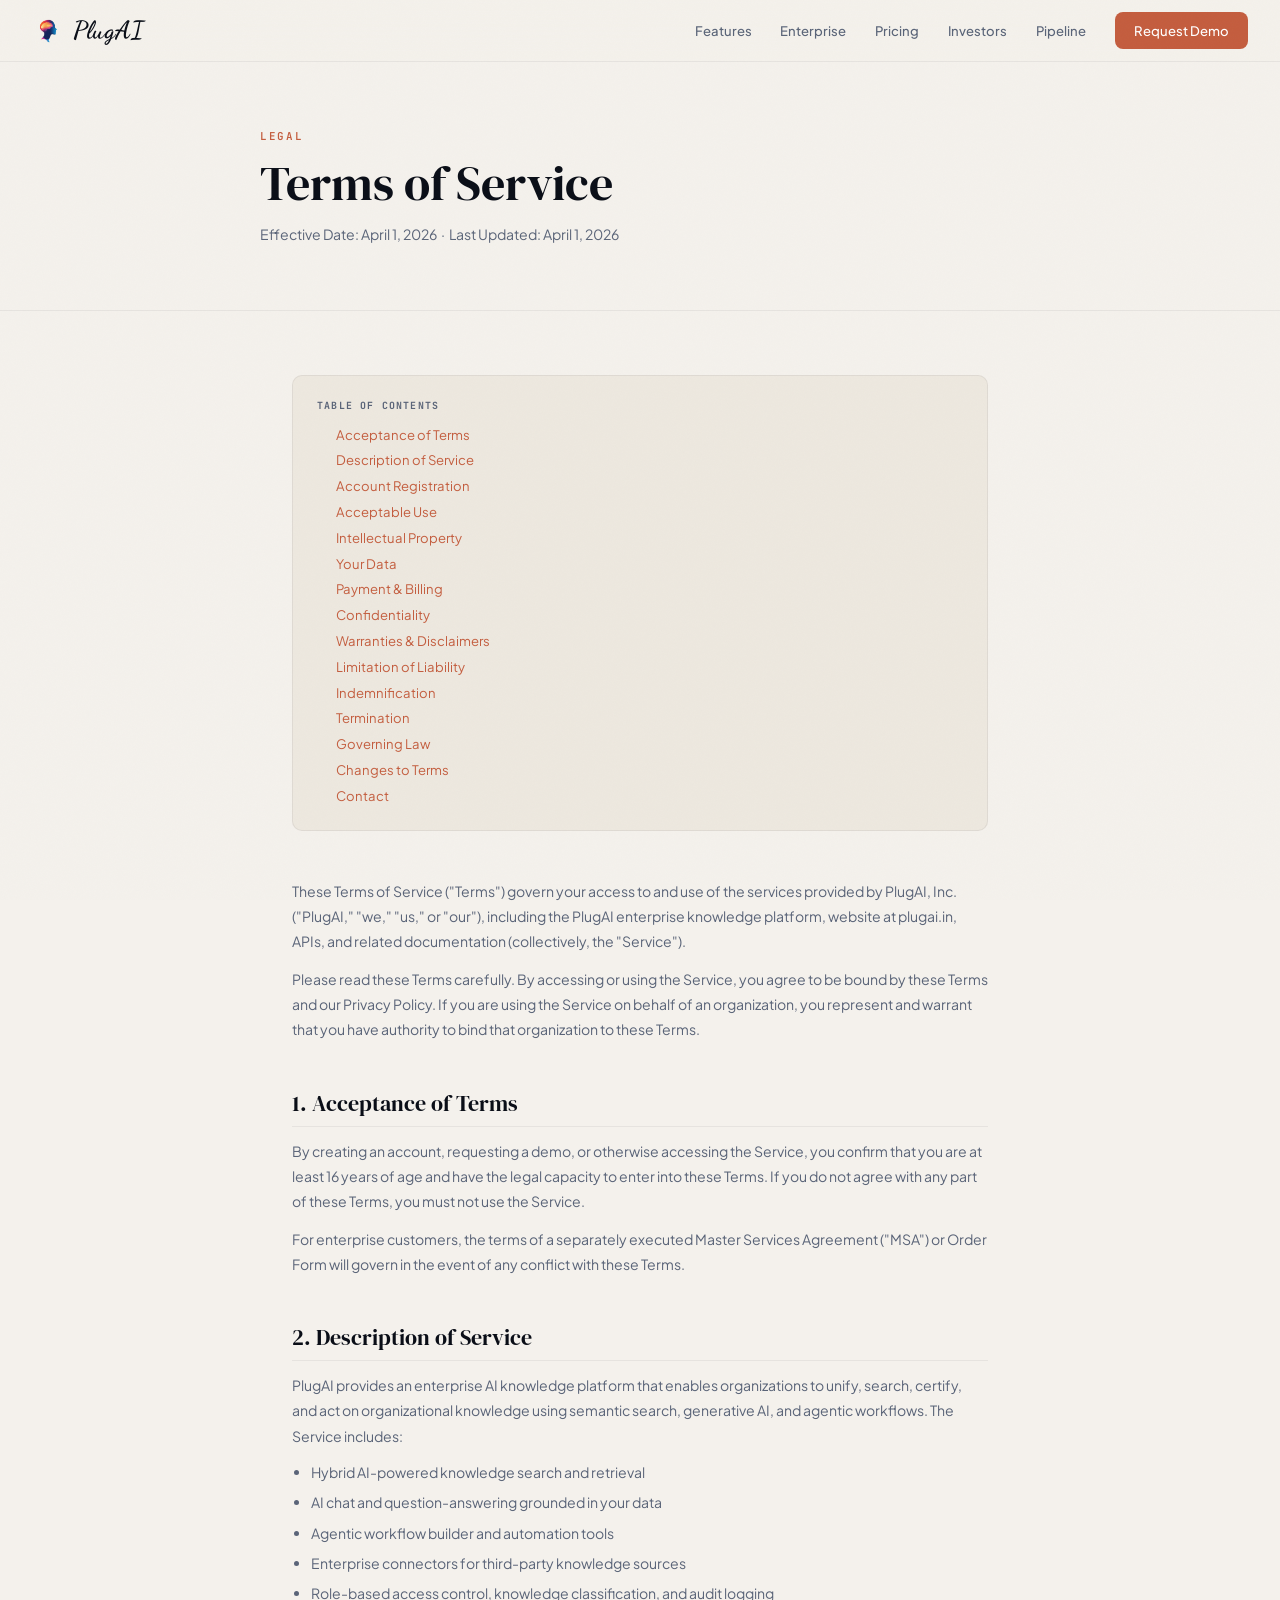
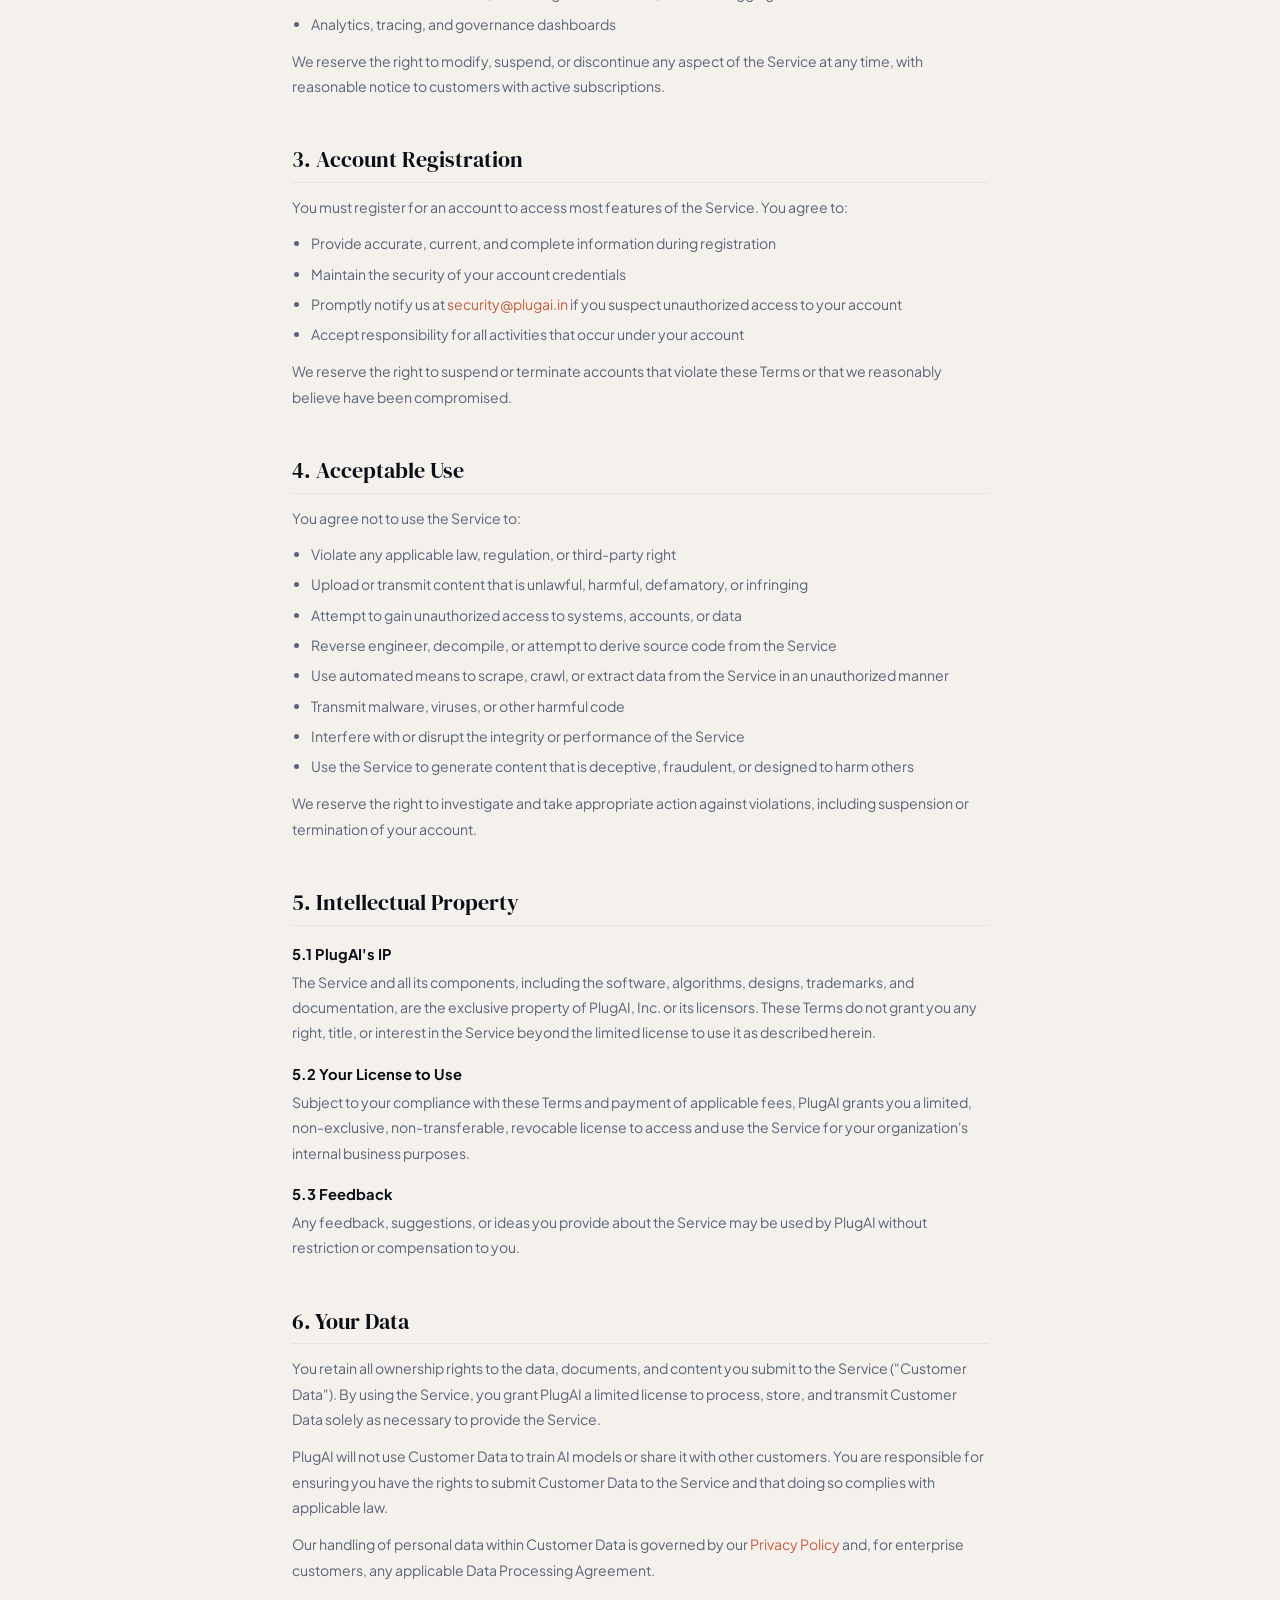
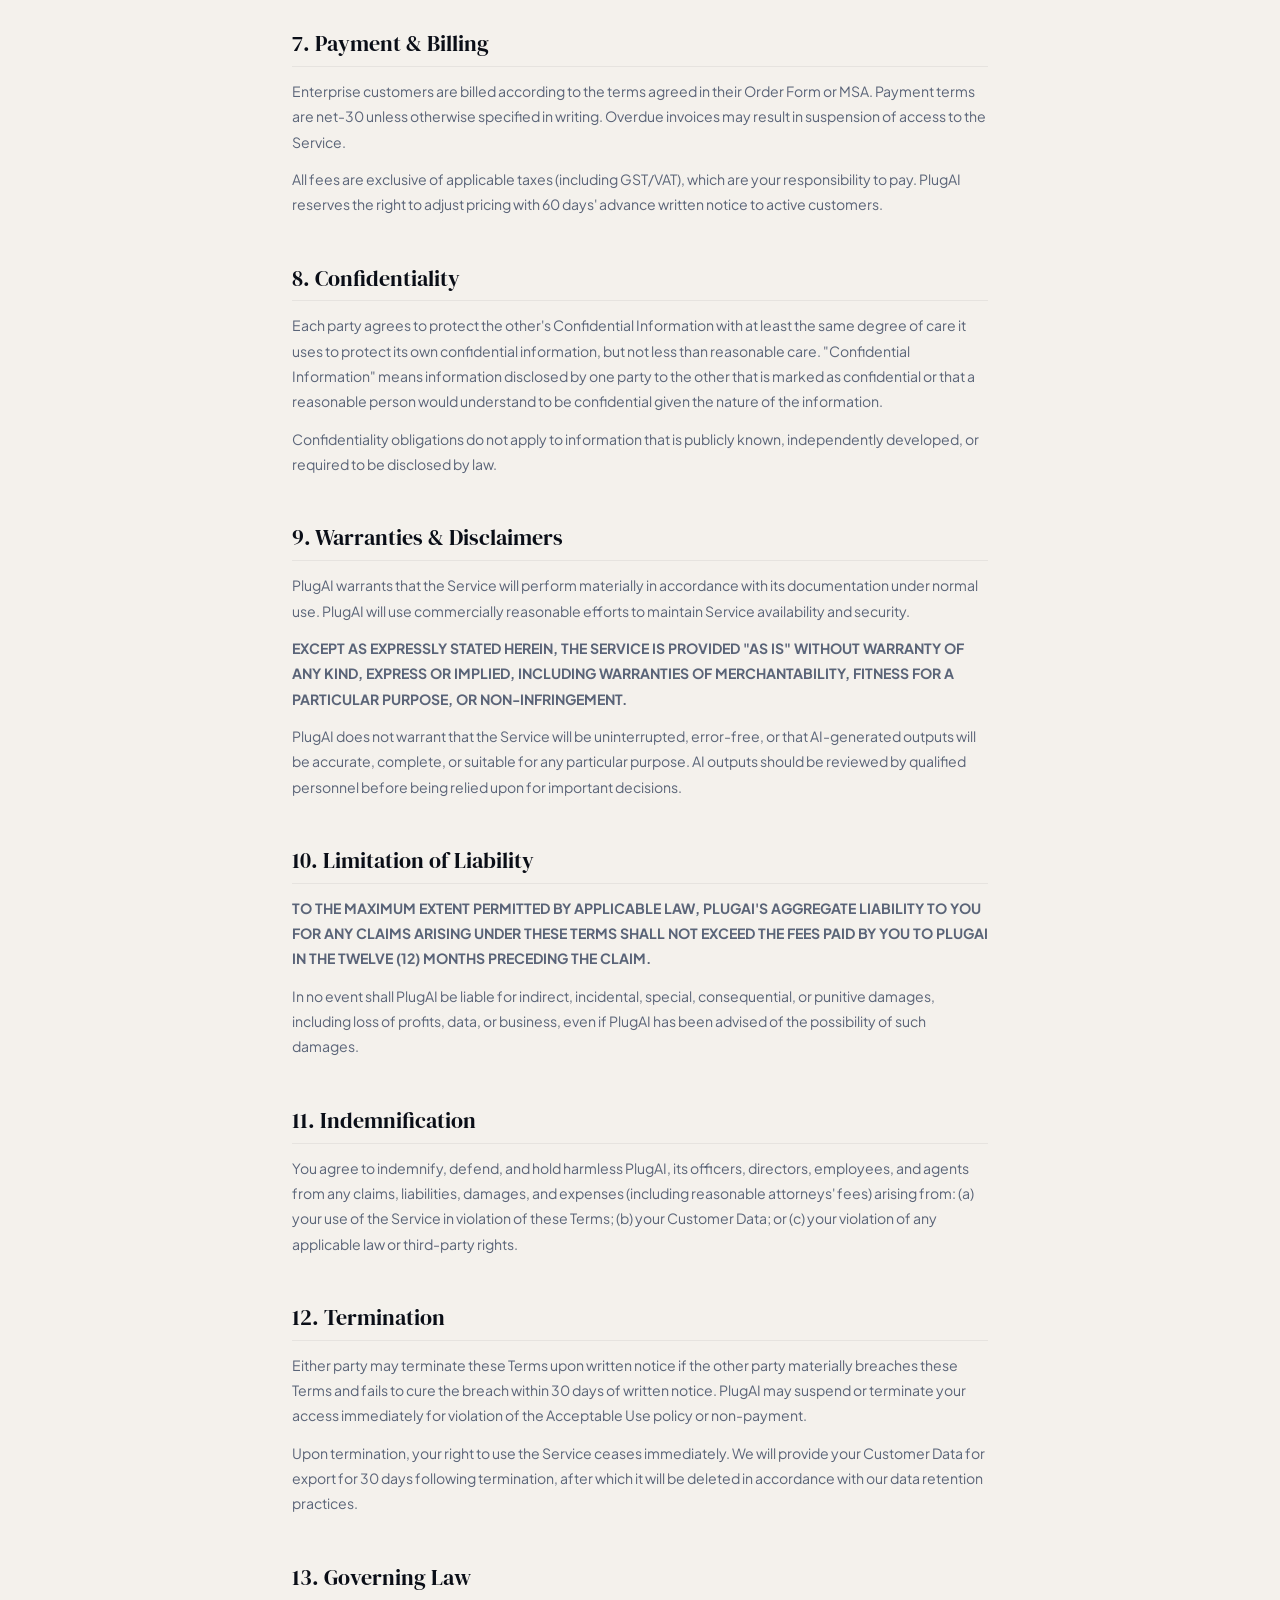
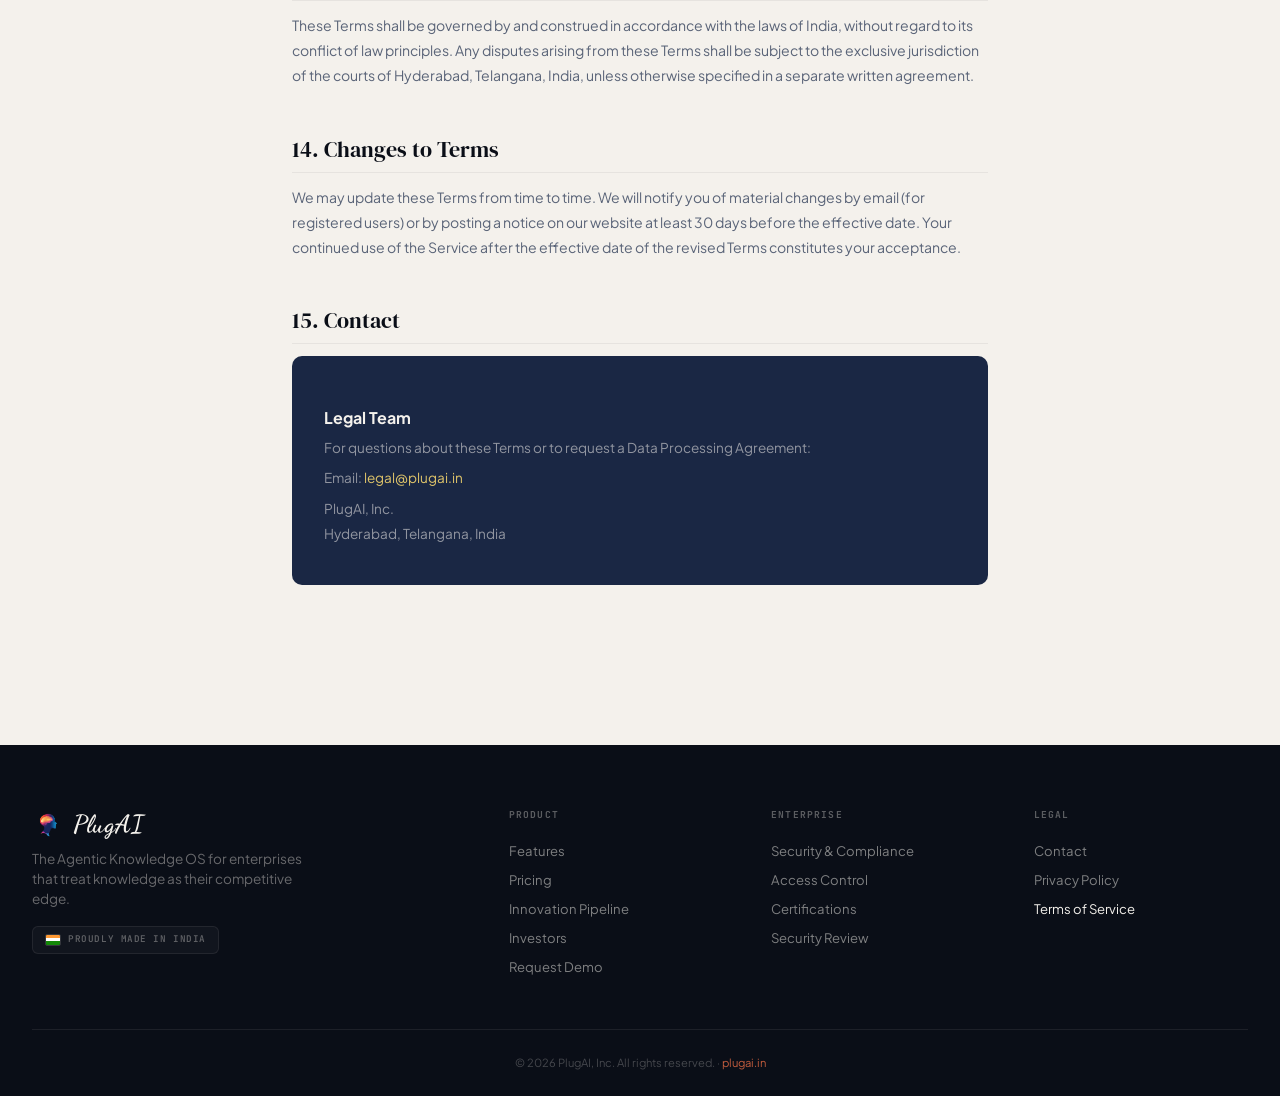
<file: terms.html>
<!DOCTYPE html>
<html lang="en">
<head>
<meta charset="UTF-8">
<meta name="viewport" content="width=device-width, initial-scale=1.0">
<title>PlugAI — Terms of Service</title>
<link rel="preconnect" href="https://fonts.googleapis.com">
<link rel="preconnect" href="https://fonts.gstatic.com" crossorigin>
<link href="https://fonts.googleapis.com/css2?family=DM+Serif+Display:ital@0;1&family=JetBrains+Mono:wght@400;500;600&family=Plus+Jakarta+Sans:wght@300;400;500;600;700;800&display=swap" rel="stylesheet">
<link rel="apple-touch-icon" sizes="180x180" href="apple-touch-icon.png">
<link rel="icon" type="image/png" sizes="32x32" href="favicon-32x32.png">
<link rel="icon" type="image/png" sizes="16x16" href="favicon-16x16.png">
<link rel="manifest" href="site.webmanifest">
<meta name="theme-color" content="#0a0f1a">
<link rel="stylesheet" href="style.css">
<style>
.legal-hero{
  background:var(--paper);padding:8rem 2rem 4rem;
  border-bottom:1px solid var(--edge);
}
.legal-hero-inner{max-width:760px;margin:0 auto;}
.legal-hero .label{margin-bottom:.75rem;}
.legal-hero h1{
  font-family:'DM Serif Display',serif;font-size:clamp(2rem,4vw,3rem);
  font-weight:400;line-height:1.12;margin-bottom:.75rem;color:var(--ink);
}
.legal-hero p{font-size:.88rem;color:var(--slate);}
.legal-body{
  max-width:760px;margin:0 auto;
  padding:4rem 2rem 7rem;
}
.legal-section{margin-bottom:3rem;}
.legal-section h2{
  font-family:'DM Serif Display',serif;font-size:1.4rem;
  font-weight:400;margin-bottom:.75rem;color:var(--ink);
  padding-bottom:.5rem;border-bottom:1px solid var(--edge);
}
.legal-section h3{
  font-size:.92rem;font-weight:700;margin:1.25rem 0 .4rem;color:var(--ink);
}
.legal-section p{
  font-size:.88rem;line-height:1.8;color:var(--slate);margin-bottom:.75rem;
}
.legal-section ul{
  display:flex;flex-direction:column;gap:.4rem;margin-bottom:.75rem;padding-left:1.2rem;
}
.legal-section ul li{
  font-size:.88rem;line-height:1.7;color:var(--slate);list-style:disc;
}
.legal-toc{
  background:var(--paper-warm);border:1px solid var(--edge);
  border-radius:var(--radius-sm);padding:1.5rem;margin-bottom:3rem;
}
.legal-toc h4{
  font-family:'JetBrains Mono',monospace;font-size:.62rem;font-weight:700;
  letter-spacing:.12em;text-transform:uppercase;color:var(--slate);margin-bottom:.75rem;
}
.legal-toc ol{padding-left:1.2rem;display:flex;flex-direction:column;gap:.3rem;}
.legal-toc ol li{font-size:.82rem;color:var(--slate);}
.legal-toc ol li a{color:var(--accent);transition:color .2s;}
.legal-toc ol li a:hover{color:var(--accent-glow);}
.legal-contact-box{
  background:var(--navy);border-radius:var(--radius-sm);padding:2rem;
  color:var(--paper);
}
.legal-contact-box h3{font-size:1rem;font-weight:700;margin-bottom:.5rem;color:var(--paper);}
.legal-contact-box p{font-size:.85rem;color:rgba(244,241,236,.55);margin-bottom:.4rem;}
.legal-contact-box a{color:var(--gold-light);}
</style>
</head>
<body>

<!-- NAV -->
<nav>
  <div class="nav-inner">
    <a href="index.html" class="nav-brand">
      <div class="nav-mark"><img src="plugai-logo.png" alt="PlugAI"></div>
      <span>PlugAI</span>
    </a>
    <div class="nav-menu" id="navMenu">
      <a href="features.html">Features</a>
      <a href="enterprise.html">Enterprise</a>
      <a href="pricing.html">Pricing</a>
      <a href="investors.html">Investors</a>
      <a href="roadmap.html">Pipeline</a>
      <a href="contact.html" class="nav-cta">Request Demo</a>
    </div>
    <button class="nav-toggle" id="navToggle" aria-label="Menu">
      <span></span><span></span><span></span>
    </button>
  </div>
</nav>

<!-- HERO -->
<div class="legal-hero">
  <div class="legal-hero-inner">
    <div class="label">Legal</div>
    <h1>Terms of Service</h1>
    <p>Effective Date: April 1, 2026 &nbsp;&middot;&nbsp; Last Updated: April 1, 2026</p>
  </div>
</div>

<!-- BODY -->
<div class="legal-body">

  <div class="legal-toc">
    <h4>Table of Contents</h4>
    <ol>
      <li><a href="#s1">Acceptance of Terms</a></li>
      <li><a href="#s2">Description of Service</a></li>
      <li><a href="#s3">Account Registration</a></li>
      <li><a href="#s4">Acceptable Use</a></li>
      <li><a href="#s5">Intellectual Property</a></li>
      <li><a href="#s6">Your Data</a></li>
      <li><a href="#s7">Payment &amp; Billing</a></li>
      <li><a href="#s8">Confidentiality</a></li>
      <li><a href="#s9">Warranties &amp; Disclaimers</a></li>
      <li><a href="#s10">Limitation of Liability</a></li>
      <li><a href="#s11">Indemnification</a></li>
      <li><a href="#s12">Termination</a></li>
      <li><a href="#s13">Governing Law</a></li>
      <li><a href="#s14">Changes to Terms</a></li>
      <li><a href="#s15">Contact</a></li>
    </ol>
  </div>

  <div class="legal-section">
    <p>These Terms of Service ("Terms") govern your access to and use of the services provided by PlugAI, Inc. ("PlugAI," "we," "us," or "our"), including the PlugAI enterprise knowledge platform, website at plugai.in, APIs, and related documentation (collectively, the "Service").</p>
    <p>Please read these Terms carefully. By accessing or using the Service, you agree to be bound by these Terms and our Privacy Policy. If you are using the Service on behalf of an organization, you represent and warrant that you have authority to bind that organization to these Terms.</p>
  </div>

  <div class="legal-section" id="s1">
    <h2>1. Acceptance of Terms</h2>
    <p>By creating an account, requesting a demo, or otherwise accessing the Service, you confirm that you are at least 16 years of age and have the legal capacity to enter into these Terms. If you do not agree with any part of these Terms, you must not use the Service.</p>
    <p>For enterprise customers, the terms of a separately executed Master Services Agreement ("MSA") or Order Form will govern in the event of any conflict with these Terms.</p>
  </div>

  <div class="legal-section" id="s2">
    <h2>2. Description of Service</h2>
    <p>PlugAI provides an enterprise AI knowledge platform that enables organizations to unify, search, certify, and act on organizational knowledge using semantic search, generative AI, and agentic workflows. The Service includes:</p>
    <ul>
      <li>Hybrid AI-powered knowledge search and retrieval</li>
      <li>AI chat and question-answering grounded in your data</li>
      <li>Agentic workflow builder and automation tools</li>
      <li>Enterprise connectors for third-party knowledge sources</li>
      <li>Role-based access control, knowledge classification, and audit logging</li>
      <li>Analytics, tracing, and governance dashboards</li>
    </ul>
    <p>We reserve the right to modify, suspend, or discontinue any aspect of the Service at any time, with reasonable notice to customers with active subscriptions.</p>
  </div>

  <div class="legal-section" id="s3">
    <h2>3. Account Registration</h2>
    <p>You must register for an account to access most features of the Service. You agree to:</p>
    <ul>
      <li>Provide accurate, current, and complete information during registration</li>
      <li>Maintain the security of your account credentials</li>
      <li>Promptly notify us at <a href="mailto:security@plugai.in" style="color:var(--accent);">security@plugai.in</a> if you suspect unauthorized access to your account</li>
      <li>Accept responsibility for all activities that occur under your account</li>
    </ul>
    <p>We reserve the right to suspend or terminate accounts that violate these Terms or that we reasonably believe have been compromised.</p>
  </div>

  <div class="legal-section" id="s4">
    <h2>4. Acceptable Use</h2>
    <p>You agree not to use the Service to:</p>
    <ul>
      <li>Violate any applicable law, regulation, or third-party right</li>
      <li>Upload or transmit content that is unlawful, harmful, defamatory, or infringing</li>
      <li>Attempt to gain unauthorized access to systems, accounts, or data</li>
      <li>Reverse engineer, decompile, or attempt to derive source code from the Service</li>
      <li>Use automated means to scrape, crawl, or extract data from the Service in an unauthorized manner</li>
      <li>Transmit malware, viruses, or other harmful code</li>
      <li>Interfere with or disrupt the integrity or performance of the Service</li>
      <li>Use the Service to generate content that is deceptive, fraudulent, or designed to harm others</li>
    </ul>
    <p>We reserve the right to investigate and take appropriate action against violations, including suspension or termination of your account.</p>
  </div>

  <div class="legal-section" id="s5">
    <h2>5. Intellectual Property</h2>
    <h3>5.1 PlugAI's IP</h3>
    <p>The Service and all its components, including the software, algorithms, designs, trademarks, and documentation, are the exclusive property of PlugAI, Inc. or its licensors. These Terms do not grant you any right, title, or interest in the Service beyond the limited license to use it as described herein.</p>
    <h3>5.2 Your License to Use</h3>
    <p>Subject to your compliance with these Terms and payment of applicable fees, PlugAI grants you a limited, non-exclusive, non-transferable, revocable license to access and use the Service for your organization's internal business purposes.</p>
    <h3>5.3 Feedback</h3>
    <p>Any feedback, suggestions, or ideas you provide about the Service may be used by PlugAI without restriction or compensation to you.</p>
  </div>

  <div class="legal-section" id="s6">
    <h2>6. Your Data</h2>
    <p>You retain all ownership rights to the data, documents, and content you submit to the Service ("Customer Data"). By using the Service, you grant PlugAI a limited license to process, store, and transmit Customer Data solely as necessary to provide the Service.</p>
    <p>PlugAI will not use Customer Data to train AI models or share it with other customers. You are responsible for ensuring you have the rights to submit Customer Data to the Service and that doing so complies with applicable law.</p>
    <p>Our handling of personal data within Customer Data is governed by our <a href="privacy.html" style="color:var(--accent);">Privacy Policy</a> and, for enterprise customers, any applicable Data Processing Agreement.</p>
  </div>

  <div class="legal-section" id="s7">
    <h2>7. Payment &amp; Billing</h2>
    <p>Enterprise customers are billed according to the terms agreed in their Order Form or MSA. Payment terms are net-30 unless otherwise specified in writing. Overdue invoices may result in suspension of access to the Service.</p>
    <p>All fees are exclusive of applicable taxes (including GST/VAT), which are your responsibility to pay. PlugAI reserves the right to adjust pricing with 60 days' advance written notice to active customers.</p>
  </div>

  <div class="legal-section" id="s8">
    <h2>8. Confidentiality</h2>
    <p>Each party agrees to protect the other's Confidential Information with at least the same degree of care it uses to protect its own confidential information, but not less than reasonable care. "Confidential Information" means information disclosed by one party to the other that is marked as confidential or that a reasonable person would understand to be confidential given the nature of the information.</p>
    <p>Confidentiality obligations do not apply to information that is publicly known, independently developed, or required to be disclosed by law.</p>
  </div>

  <div class="legal-section" id="s9">
    <h2>9. Warranties &amp; Disclaimers</h2>
    <p>PlugAI warrants that the Service will perform materially in accordance with its documentation under normal use. PlugAI will use commercially reasonable efforts to maintain Service availability and security.</p>
    <p><strong>EXCEPT AS EXPRESSLY STATED HEREIN, THE SERVICE IS PROVIDED "AS IS" WITHOUT WARRANTY OF ANY KIND, EXPRESS OR IMPLIED, INCLUDING WARRANTIES OF MERCHANTABILITY, FITNESS FOR A PARTICULAR PURPOSE, OR NON-INFRINGEMENT.</strong></p>
    <p>PlugAI does not warrant that the Service will be uninterrupted, error-free, or that AI-generated outputs will be accurate, complete, or suitable for any particular purpose. AI outputs should be reviewed by qualified personnel before being relied upon for important decisions.</p>
  </div>

  <div class="legal-section" id="s10">
    <h2>10. Limitation of Liability</h2>
    <p><strong>TO THE MAXIMUM EXTENT PERMITTED BY APPLICABLE LAW, PLUGAI'S AGGREGATE LIABILITY TO YOU FOR ANY CLAIMS ARISING UNDER THESE TERMS SHALL NOT EXCEED THE FEES PAID BY YOU TO PLUGAI IN THE TWELVE (12) MONTHS PRECEDING THE CLAIM.</strong></p>
    <p>In no event shall PlugAI be liable for indirect, incidental, special, consequential, or punitive damages, including loss of profits, data, or business, even if PlugAI has been advised of the possibility of such damages.</p>
  </div>

  <div class="legal-section" id="s11">
    <h2>11. Indemnification</h2>
    <p>You agree to indemnify, defend, and hold harmless PlugAI, its officers, directors, employees, and agents from any claims, liabilities, damages, and expenses (including reasonable attorneys' fees) arising from: (a) your use of the Service in violation of these Terms; (b) your Customer Data; or (c) your violation of any applicable law or third-party rights.</p>
  </div>

  <div class="legal-section" id="s12">
    <h2>12. Termination</h2>
    <p>Either party may terminate these Terms upon written notice if the other party materially breaches these Terms and fails to cure the breach within 30 days of written notice. PlugAI may suspend or terminate your access immediately for violation of the Acceptable Use policy or non-payment.</p>
    <p>Upon termination, your right to use the Service ceases immediately. We will provide your Customer Data for export for 30 days following termination, after which it will be deleted in accordance with our data retention practices.</p>
  </div>

  <div class="legal-section" id="s13">
    <h2>13. Governing Law</h2>
    <p>These Terms shall be governed by and construed in accordance with the laws of India, without regard to its conflict of law principles. Any disputes arising from these Terms shall be subject to the exclusive jurisdiction of the courts of Hyderabad, Telangana, India, unless otherwise specified in a separate written agreement.</p>
  </div>

  <div class="legal-section" id="s14">
    <h2>14. Changes to Terms</h2>
    <p>We may update these Terms from time to time. We will notify you of material changes by email (for registered users) or by posting a notice on our website at least 30 days before the effective date. Your continued use of the Service after the effective date of the revised Terms constitutes your acceptance.</p>
  </div>

  <div class="legal-section" id="s15">
    <h2>15. Contact</h2>
    <div class="legal-contact-box">
      <h3>Legal Team</h3>
      <p>For questions about these Terms or to request a Data Processing Agreement:</p>
      <p>Email: <a href="mailto:legal@plugai.in">legal@plugai.in</a></p>
      <p>PlugAI, Inc.<br>Hyderabad, Telangana, India</p>
    </div>
  </div>

</div>

<!-- FOOTER -->
<footer>
  <div class="footer-inner">
    <div class="footer-brand">
      <a href="index.html" class="nav-brand">
        <div class="nav-mark"><img src="plugai-logo-white.png" alt="PlugAI"></div>
        <span style="color:var(--paper);">PlugAI</span>
      </a>
      <p>The Agentic Knowledge OS for enterprises that treat knowledge as their competitive edge.</p>
      <div class="footer-mii">
        <span class="footer-mii-flag" aria-hidden="true"><span class="saffron"></span><span class="white"></span><span class="green"></span></span>
        <span>Proudly Made in India</span>
      </div>
    </div>
    <div class="footer-col">
      <h4>Product</h4>
      <a href="features.html">Features</a>
      <a href="pricing.html">Pricing</a>
      <a href="roadmap.html">Innovation Pipeline</a>
      <a href="investors.html">Investors</a>
      <a href="contact.html">Request Demo</a>
    </div>
    <div class="footer-col">
      <h4>Enterprise</h4>
      <a href="enterprise.html">Security &amp; Compliance</a>
      <a href="enterprise.html#rbac">Access Control</a>
      <a href="enterprise.html#compliance">Certifications</a>
      <a href="contact.html">Security Review</a>
    </div>
    <div class="footer-col">
      <h4>Legal</h4>
      <a href="contact.html">Contact</a>
      <a href="privacy.html">Privacy Policy</a>
      <a href="terms.html" style="color:var(--paper);">Terms of Service</a>
    </div>
  </div>
  <div class="footer-bottom">
    <p>&copy; 2026 PlugAI, Inc. All rights reserved. &middot; <span>plugai.in</span></p>
  </div>
</footer>

<script src="main.js"></script>
</body>
</html>
</file>
<file: style.css>
/* ═══════════════════════════════════════════════════════
   PLUGAI — Shared Design System
   Aesthetic: Editorial Luxury · Warm Cement + Dark Navy
   ═══════════════════════════════════════════════════════ */

@import url('https://fonts.googleapis.com/css2?family=Dancing+Script:wght@700&display=swap');

/* ─── TOKENS ─── */
:root {
  --ink: #0a0e17;
  --surface: #0f1420;
  --paper: #f4f1ec;
  --paper-warm: #ede8df;
  --white: #ffffff;
  --navy: #1a2744;
  --accent: #c45d3e;
  --accent-glow: #e8734f;
  --teal: #2a7d6e;
  --teal-light: #3ba692;
  --gold: #c9a84c;
  --gold-light: #e0c56a;
  --violet: #7b5ea7;
  --sky: #4a7fb5;
  --rose: #e05670;
  --slate: #5a6478;
  --mist: #d4cfc6;
  --edge: rgba(10,14,23,0.06);
  --edge-d: rgba(244,241,236,0.08);
  --shadow: 0 1px 3px rgba(10,14,23,0.05),0 8px 24px rgba(10,14,23,0.08);
  --shadow-lg: 0 2px 8px rgba(10,14,23,0.08),0 20px 48px rgba(10,14,23,0.13);
  --radius: 16px;
  --radius-sm: 10px;
  --radius-xs: 6px;
}

/* ─── RESET ─── */
*,*::before,*::after{margin:0;padding:0;box-sizing:border-box;}
html{scroll-behavior:smooth;scroll-padding-top:80px;}
body{
  font-family:'Plus Jakarta Sans',sans-serif;
  background:var(--paper);color:var(--ink);
  overflow-x:hidden;-webkit-font-smoothing:antialiased;
  line-height:1.6;
}
img{max-width:100%;display:block;}
a{text-decoration:none;color:inherit;}
ul,ol{list-style:none;}
button{font:inherit;cursor:pointer;border:none;background:none;}

/* ─── GRAIN ─── */
body::before{
  content:'';position:fixed;inset:0;pointer-events:none;z-index:9999;opacity:.022;
  background-image:url("data:image/svg+xml,%3Csvg viewBox='0 0 256 256' xmlns='http://www.w3.org/2000/svg'%3E%3Cfilter id='n'%3E%3CfeTurbulence type='fractalNoise' baseFrequency='.85' numOctaves='4' stitchTiles='stitch'/%3E%3C/filter%3E%3Crect width='100%25' height='100%25' filter='url(%23n)'/%3E%3C/svg%3E");
  background-size:256px;
}

/* ─── NAV ─── */
nav{
  position:fixed;top:0;left:0;right:0;z-index:100;
  backdrop-filter:blur(16px);
  border-bottom:1px solid var(--edge);
  transition:background .3s,box-shadow .3s;
}
nav.scrolled{box-shadow:0 1px 12px rgba(10,14,23,0.06);}
nav.nav-dark{border-bottom-color:var(--edge-d);}
.nav-inner{
  max-width:1300px;margin:0 auto;
  padding:.75rem 2rem;
  display:flex;align-items:center;justify-content:space-between;
}
.nav-brand{display:flex;align-items:center;gap:.55rem;text-decoration:none;}
.nav-mark{
  width:32px;height:32px;border-radius:8px;overflow:hidden;
  display:flex;align-items:center;justify-content:center;flex-shrink:0;
}
.nav-mark img{width:100%;height:100%;object-fit:cover;}
.nav-brand span{
  font-family:'Dancing Script',cursive;font-weight:700;
  font-size:1.55rem;line-height:1;letter-spacing:.01em;
}
.nav-menu{display:flex;align-items:center;gap:1.8rem;}
.nav-menu a{font-size:.82rem;font-weight:500;transition:color .2s;}
.nav-menu a:hover{color:var(--accent);}
.nav-cta{
  padding:.5rem 1.2rem;border-radius:8px;
  background:var(--accent);color:white!important;
  font-weight:600;transition:all .2s;
}
.nav-cta:hover{background:var(--accent-glow);}

/* Nav light/dark */
nav:not(.nav-dark){background:rgba(244,241,236,0.85);}
nav:not(.nav-dark) .nav-menu a{color:var(--slate);}
nav:not(.nav-dark) .nav-brand span{color:var(--ink);}
nav.nav-dark{background:rgba(10,14,23,0.85);}
nav.nav-dark .nav-menu a{color:rgba(244,241,236,0.55);}
nav.nav-dark .nav-menu a:hover{color:var(--paper);}
nav.nav-dark .nav-brand span{color:var(--paper);}

/* Mobile menu */
.nav-toggle{display:none;flex-direction:column;gap:4px;padding:4px;}
.nav-toggle span{display:block;width:20px;height:2px;background:var(--ink);border-radius:1px;transition:all .3s;}
nav.nav-dark .nav-toggle span{background:var(--paper);}

/* ─── TYPOGRAPHY ─── */
.serif{font-family:'DM Serif Display',serif;font-weight:400;}
.mono{font-family:'JetBrains Mono',monospace;}
h1,h2,h3,h4,h5,h6{line-height:1.2;}

/* ─── SCRIPT TERMS — cursive brand words ─── */
.script-term{
  font-family:'Dancing Script',cursive;font-weight:700;
  font-size:1.13em;
  display:inline-block;
  /* Enough room for Dancing Script descenders (g, y, p) */
  line-height:1.15;
  vertical-align:middle;
  letter-spacing:-.01em;
  padding-bottom:.12em;
  overflow:visible;
}

.label{
  font-family:'JetBrains Mono',monospace;font-size:.68rem;font-weight:600;
  letter-spacing:.15em;text-transform:uppercase;color:var(--accent);
  margin-bottom:.75rem;
}
.label-dark{color:var(--gold-light);}
.stitle{
  font-family:'DM Serif Display',serif;
  font-size:clamp(2rem,4vw,3rem);font-weight:400;
  line-height:1.12;margin-bottom:1rem;
}
.sdesc{
  font-size:1.05rem;line-height:1.7;color:var(--slate);
  max-width:620px;margin-bottom:3rem;
}
.sdesc-dark{color:rgba(244,241,236,.5);}

/* ─── SECTIONS ─── */
.sec{padding:7rem 2rem;}
.sec-inner{max-width:1300px;margin:0 auto;}
.sec-dark{
  background:var(--ink);color:var(--paper);padding:7rem 2rem;
  position:relative;overflow:hidden;
}
.sec-dark::before{
  content:'';position:absolute;inset:0;
  background:
    radial-gradient(ellipse 60% 40% at 15% 80%,rgba(42,125,110,.08),transparent 60%),
    radial-gradient(ellipse 50% 35% at 85% 20%,rgba(196,93,62,.07),transparent 60%);
}
.sec-dark .sec-inner{position:relative;}
.sec-warm{
  background:linear-gradient(180deg,var(--paper-warm),var(--paper));
  padding:7rem 2rem;
}

/* ─── GRIDS ─── */
.grid-2{display:grid;grid-template-columns:repeat(2,1fr);gap:1.5rem;}
.grid-3{display:grid;grid-template-columns:repeat(3,1fr);gap:1.5rem;}
.grid-4{display:grid;grid-template-columns:repeat(4,1fr);gap:1.25rem;}
.grid-5{display:grid;grid-template-columns:repeat(5,1fr);gap:1rem;}
.grid-6{display:grid;grid-template-columns:repeat(6,1fr);gap:1rem;}
.grid-2-1{display:grid;grid-template-columns:2fr 1fr;gap:2rem;align-items:start;}

/* ─── CARDS ─── */
.card{
  background:var(--white);border-radius:var(--radius);
  padding:2rem;box-shadow:var(--shadow);
  border:1px solid var(--edge);transition:all .3s ease;
}
.card:hover{box-shadow:var(--shadow-lg);transform:translateY(-2px);}
.card-dark{
  background:rgba(244,241,236,.04);border:1px solid var(--edge-d);
  border-radius:var(--radius);padding:2rem;transition:all .3s;
}
.card-dark:hover{background:rgba(244,241,236,.07);border-color:rgba(244,241,236,.12);}

/* Feature card with top accent strip */
.card-accent{position:relative;overflow:hidden;}
.card-accent::before{
  content:'';position:absolute;top:0;left:0;right:0;height:3px;
}
.card-accent:nth-child(6n+1)::before{background:linear-gradient(90deg,var(--accent),var(--gold));}
.card-accent:nth-child(6n+2)::before{background:linear-gradient(90deg,var(--teal),var(--teal-light));}
.card-accent:nth-child(6n+3)::before{background:linear-gradient(90deg,var(--violet),#b088d4);}
.card-accent:nth-child(6n+4)::before{background:linear-gradient(90deg,var(--gold),var(--accent));}
.card-accent:nth-child(6n+5)::before{background:linear-gradient(90deg,var(--sky),var(--teal));}
.card-accent:nth-child(6n+6)::before{background:linear-gradient(90deg,var(--rose),var(--violet));}

/* ─── ICON BOXES ─── */
.icon-box{
  width:48px;height:48px;border-radius:12px;
  display:flex;align-items:center;justify-content:center;
  margin-bottom:1rem;font-size:1.3rem;flex-shrink:0;
}
.icon-box-sm{width:36px;height:36px;border-radius:9px;font-size:1rem;}

/* ─── BUTTONS ─── */
.btn{
  display:inline-flex;align-items:center;gap:.5rem;
  padding:.85rem 2rem;border-radius:var(--radius-sm);
  font-size:.9rem;font-weight:600;transition:all .25s;cursor:pointer;
}
.btn-primary{background:var(--accent);color:white;}
.btn-primary:hover{background:var(--accent-glow);transform:translateY(-1px);}
.btn-ghost{
  background:transparent;border:1px solid var(--edge);color:var(--ink);
}
.btn-ghost:hover{border-color:var(--accent);color:var(--accent);}
.btn-ghost-dark{
  background:transparent;border:1px solid var(--edge-d);color:var(--paper);
}
.btn-ghost-dark:hover{border-color:rgba(244,241,236,.2);background:rgba(244,241,236,.04);}

/* ─── BADGES/TAGS ─── */
.badge{
  display:inline-flex;align-items:center;gap:.35rem;
  font-family:'JetBrains Mono',monospace;font-size:.6rem;font-weight:600;
  padding:.2rem .55rem;border-radius:4px;letter-spacing:.04em;
}
.tag{
  font-family:'JetBrains Mono',monospace;font-size:.58rem;
  padding:.2rem .5rem;border-radius:4px;letter-spacing:.02em;
}

/* ─── CHECK MARKS (Matrix) ─── */
.chk{
  display:inline-flex;align-items:center;justify-content:center;
  width:24px;height:24px;border-radius:6px;font-size:.7rem;
}
.chk-y{background:rgba(42,125,110,.1);color:var(--teal);}
.chk-n{background:rgba(10,14,23,.03);color:rgba(10,14,23,.15);}
.chk-s{background:rgba(196,93,62,.1);color:var(--accent);}

/* ─── TABLES ─── */
.tbl{
  width:100%;border-collapse:separate;border-spacing:0;
  background:white;border-radius:var(--radius);overflow:hidden;
  box-shadow:var(--shadow);font-size:.8rem;
}
.tbl thead{background:var(--navy);color:var(--paper);}
.tbl th{
  padding:1rem .75rem;font-weight:600;text-align:center;
  font-size:.7rem;letter-spacing:.06em;text-transform:uppercase;
}
.tbl th:first-child{text-align:left;padding-left:1.5rem;min-width:200px;}
.tbl td{padding:.75rem;text-align:center;border-bottom:1px solid var(--edge);}
.tbl td:first-child{text-align:left;padding-left:1.5rem;font-weight:500;}
.tbl tbody tr:hover{background:rgba(244,241,236,.4);}
.tbl .cat-row td{
  background:var(--paper);font-family:'JetBrains Mono',monospace;
  font-size:.65rem;font-weight:700;letter-spacing:.12em;
  text-transform:uppercase;color:var(--slate);padding:.6rem 1.5rem;
}

/* ─── HERO ─── */
.hero{
  position:relative;min-height:100vh;
  display:flex;flex-direction:column;align-items:center;justify-content:center;
  padding:8rem 2rem 4rem;overflow:hidden;
}
.hero-dark{background:var(--ink);color:var(--paper);}
.hero-dark::before{
  content:'';position:absolute;inset:0;
  background:
    radial-gradient(ellipse 70% 50% at 25% 75%,rgba(196,93,62,.12),transparent 60%),
    radial-gradient(ellipse 50% 40% at 75% 25%,rgba(42,125,110,.08),transparent 60%),
    radial-gradient(ellipse 80% 60% at 50% 50%,rgba(26,39,68,.4),transparent 70%);
}
.hero-dark::after{
  content:'';position:absolute;inset:0;
  background-image:
    linear-gradient(rgba(244,241,236,.02) 1px,transparent 1px),
    linear-gradient(90deg,rgba(244,241,236,.02) 1px,transparent 1px);
  background-size:80px 80px;
  mask-image:radial-gradient(ellipse 70% 60% at 50% 50%,black,transparent);
}
.hero-light{background:var(--paper);}
.hero-light::before{
  content:'';position:absolute;inset:0;
  background:
    radial-gradient(ellipse 60% 40% at 20% 80%,rgba(196,93,62,.04),transparent 60%),
    radial-gradient(ellipse 50% 35% at 80% 20%,rgba(42,125,110,.03),transparent 60%);
}
.hero-inner{position:relative;z-index:2;text-align:center;max-width:960px;}
.hero-eyebrow{
  display:inline-flex;align-items:center;gap:.5rem;
  padding:.4rem 1rem;border:1px solid;border-radius:100px;
  font-size:.72rem;font-weight:600;letter-spacing:.08em;text-transform:uppercase;
  margin-bottom:2rem;
}
.hero-dark .hero-eyebrow{border-color:rgba(244,241,236,.12);color:var(--gold-light);}
.hero-light .hero-eyebrow{border-color:var(--edge);color:var(--accent);}
.hero-eyebrow::before{
  content:'';width:6px;height:6px;border-radius:50%;
  animation:pulse 2s ease-in-out infinite;
}
.hero-dark .hero-eyebrow::before{background:var(--gold);}
.hero-light .hero-eyebrow::before{background:var(--accent);}
@keyframes pulse{0%,100%{opacity:1;transform:scale(1)}50%{opacity:.4;transform:scale(1.4)}}

.hero h1{
  font-family:'DM Serif Display',serif;
  font-size:clamp(3rem,7vw,6rem);font-weight:400;
  line-height:1.04;letter-spacing:-.02em;margin-bottom:1.75rem;
}
.hero h1 em{
  font-style:italic;
  background:linear-gradient(135deg,var(--accent-glow),var(--gold-light));
  -webkit-background-clip:text;-webkit-text-fill-color:transparent;background-clip:text;
}
.hero-sub{
  font-size:1.15rem;line-height:1.7;max-width:620px;margin:0 auto 3rem;
}
.hero-dark .hero-sub{color:rgba(244,241,236,.55);}
.hero-light .hero-sub{color:var(--slate);}
.hero-actions{display:flex;gap:1rem;justify-content:center;flex-wrap:wrap;}

/* ─── STATS BAR ─── */
.stats-bar{background:var(--navy);padding:3rem 2rem;}
.stats-bar-inner{
  max-width:1200px;margin:0 auto;
  display:grid;grid-template-columns:repeat(4,1fr);gap:2rem;text-align:center;
}
.stat-num{font-family:'DM Serif Display',serif;font-size:clamp(2rem,3.5vw,3rem);color:var(--paper);}
.stat-num span{color:var(--accent-glow);}
.stat-label{font-size:.78rem;color:rgba(244,241,236,.4);margin-top:.3rem;}

/* ─── DASHBOARD MOCK ─── */
.mock-frame{
  width:100%;max-width:1100px;margin:0 auto;
  border-radius:var(--radius);overflow:hidden;
  border:1px solid var(--edge-d);
  box-shadow:0 4px 60px rgba(0,0,0,.4),0 0 80px rgba(196,93,62,.04);
  position:relative;z-index:2;
}
.mock-bar{
  background:var(--surface);padding:.55rem 1rem;
  display:flex;align-items:center;gap:.45rem;
  border-bottom:1px solid var(--edge-d);
}
.mock-dot{width:10px;height:10px;border-radius:50%;}
.mock-dot-r{background:#ff5f57;}.mock-dot-y{background:#febc2e;}.mock-dot-g{background:#28c840;}
.mock-url{
  flex:1;text-align:center;font-family:'JetBrains Mono',monospace;
  font-size:.58rem;color:rgba(244,241,236,.25);
}
.mock-body{display:grid;grid-template-columns:190px 1fr;background:var(--ink);min-height:400px;}
.mock-sb{background:var(--surface);border-right:1px solid var(--edge-d);padding:.8rem 0;font-size:.65rem;}
.mock-sb-logo{
  padding:0 .7rem .6rem;display:flex;align-items:center;gap:.35rem;
  border-bottom:1px solid var(--edge-d);margin-bottom:.5rem;
}
.mock-sb-logo-mark{
  width:20px;height:20px;border-radius:5px;
  background:linear-gradient(135deg,var(--accent),var(--gold));
}
.mock-sb-logo span{font-weight:700;color:var(--paper);font-size:.7rem;}
.mock-sb-sec{
  font-family:'JetBrains Mono',monospace;font-size:.45rem;font-weight:600;
  letter-spacing:.12em;text-transform:uppercase;color:rgba(244,241,236,.25);
  padding:.5rem .7rem .2rem;
}
.mock-sb-item{
  padding:.3rem .7rem;color:rgba(244,241,236,.45);
  display:flex;align-items:center;gap:.4rem;
  border-left:2px solid transparent;font-size:.62rem;
}
.mock-sb-item.active{color:var(--gold);background:rgba(240,165,0,.08);border-left-color:var(--gold);}
.mock-main{padding:.8rem 1rem;display:flex;flex-direction:column;gap:.55rem;}
.mock-hdr{display:flex;justify-content:space-between;align-items:center;}
.mock-hdr h3{font-size:.8rem;font-weight:700;color:var(--paper);}
.mock-live{
  font-family:'JetBrains Mono',monospace;font-size:.48rem;
  padding:.15rem .4rem;border-radius:4px;
  background:rgba(42,125,110,.1);color:var(--teal-light);
  display:flex;align-items:center;gap:.25rem;
}
.mock-live::before{
  content:'';width:5px;height:5px;border-radius:50%;
  background:var(--teal-light);animation:pulse 2s infinite;
}
.mock-kpis{display:grid;grid-template-columns:repeat(4,1fr);gap:.4rem;}
.mock-kpi{
  background:rgba(244,241,236,.03);border:1px solid var(--edge-d);
  border-radius:8px;padding:.45rem .55rem;
}
.mock-kpi-lbl{font-size:.45rem;color:rgba(244,241,236,.3);}
.mock-kpi-val{font-family:'DM Serif Display',serif;font-size:.95rem;color:var(--paper);}
.mock-charts{display:grid;grid-template-columns:5fr 3fr;gap:.4rem;}
.mock-chart{
  background:rgba(244,241,236,.03);border:1px solid var(--edge-d);
  border-radius:8px;padding:.55rem;
}
.mock-chart-lbl{font-size:.48rem;color:rgba(244,241,236,.3);margin-bottom:.4rem;}
.mock-bars-row{display:flex;align-items:flex-end;gap:2px;height:65px;}
.mock-bar-col{
  flex:1;border-radius:2px 2px 0 0;
  background:linear-gradient(180deg,var(--accent),rgba(232,115,79,.25));
  animation:barUp 1.2s ease-out both;
}
@keyframes barUp{from{height:0!important}}
.mock-donut{
  width:65px;height:65px;border-radius:50%;margin:0 auto;position:relative;
  background:conic-gradient(var(--teal) 0deg 130deg,var(--sky) 130deg 220deg,var(--gold) 220deg 300deg,var(--violet) 300deg 360deg);
}
.mock-donut::after{
  content:'87%';position:absolute;inset:8px;border-radius:50%;
  background:rgba(244,241,236,.03);border:1px solid var(--edge-d);
  display:flex;align-items:center;justify-content:center;
  font-family:'DM Serif Display',serif;font-size:.65rem;color:var(--paper);
}
.mock-activity{
  background:rgba(244,241,236,.03);border:1px solid var(--edge-d);
  border-radius:8px;padding:.55rem;font-size:.5rem;color:rgba(244,241,236,.4);
}
.mock-activity-lbl{font-size:.48rem;color:rgba(244,241,236,.3);margin-bottom:.35rem;}
.mock-activity-row{display:flex;align-items:center;gap:.3rem;padding:.18rem 0;}
.mock-activity-dot{width:5px;height:5px;border-radius:50%;flex-shrink:0;}

/* ─── TIMELINE ─── */
.timeline{position:relative;padding-left:80px;}
.timeline::before{
  content:'';position:absolute;left:39px;top:0;bottom:0;width:2px;
  background:linear-gradient(180deg,var(--accent),var(--teal),var(--violet),var(--gold));
}
.tl-phase{position:relative;margin-bottom:4rem;}
.tl-phase:last-child{margin-bottom:0;}
.tl-dot{
  position:absolute;left:-41px;top:8px;
  width:16px;height:16px;border-radius:50%;
  display:flex;align-items:center;justify-content:center;
}
.tl-dot::after{content:'';width:8px;height:8px;border-radius:50%;}

/* ─── PRICING ─── */
.price-card{
  background:white;border-radius:18px;padding:2.5rem 2rem;
  box-shadow:var(--shadow);border:1px solid var(--edge);
  transition:all .3s;position:relative;
}
.price-card:hover{box-shadow:var(--shadow-lg);transform:translateY(-3px);}
.price-card.featured{
  background:var(--navy);color:var(--paper);border:none;
  box-shadow:0 4px 24px rgba(26,39,68,.3);
}
.price-popular{
  position:absolute;top:-12px;left:50%;transform:translateX(-50%);
  padding:.3rem 1rem;border-radius:100px;
  background:var(--accent);color:white;
  font-size:.65rem;font-weight:700;letter-spacing:.06em;
  text-transform:uppercase;white-space:nowrap;
}
.price-tier{
  font-family:'JetBrains Mono',monospace;font-size:.6rem;
  font-weight:700;letter-spacing:.15em;text-transform:uppercase;
  margin-bottom:1.25rem;display:block;
}
.price-amount{
  font-family:'DM Serif Display',serif;font-size:2.8rem;
  line-height:1;margin-bottom:.15rem;
}
.price-label{font-size:.75rem;color:var(--slate);margin-bottom:1.75rem;}
.price-card.featured .price-label{color:rgba(244,241,236,.5);}
.price-divider{width:100%;height:1px;margin-bottom:1.5rem;}
.price-card:not(.featured) .price-divider{background:var(--edge);}
.price-card.featured .price-divider{background:var(--edge-d);}
.price-features li{
  font-size:.78rem;color:var(--slate);
  display:flex;align-items:flex-start;gap:.5rem;line-height:1.4;
  padding:.28rem 0;
}
.price-card.featured .price-features li{color:rgba(244,241,236,.55);}
.price-features li::before{
  content:'\2192';font-family:'JetBrains Mono',monospace;
  font-size:.65rem;flex-shrink:0;margin-top:.15rem;
}
.price-card.featured .price-features li::before{color:var(--gold-light);}

/* ─── FORM ─── */
.form-group{margin-bottom:1.25rem;}
.form-label{
  display:block;font-size:.78rem;font-weight:600;
  margin-bottom:.4rem;color:var(--ink);
}
.form-input,.form-select,.form-textarea{
  width:100%;padding:.75rem 1rem;border-radius:var(--radius-sm);
  border:1px solid var(--mist);background:white;
  font-family:inherit;font-size:.88rem;color:var(--ink);
  transition:border-color .2s,box-shadow .2s;
}
.form-input:focus,.form-select:focus,.form-textarea:focus{
  outline:none;border-color:var(--accent);
  box-shadow:0 0 0 3px rgba(196,93,62,.1);
}
.form-textarea{resize:vertical;min-height:120px;}

/* ─── CONNECTOR ICONS ─── */
.conn-card{
  background:white;border-radius:14px;padding:1.25rem .8rem;
  box-shadow:var(--shadow);border:1px solid var(--edge);
  text-align:center;transition:all .3s;
}
.conn-card:hover{box-shadow:var(--shadow-lg);transform:translateY(-3px);}
.conn-icon{
  width:44px;height:44px;border-radius:11px;
  margin:0 auto .6rem;display:flex;align-items:center;
  justify-content:center;font-size:1.3rem;
}
.conn-card h4{font-size:.78rem;font-weight:700;}
.conn-card p{font-size:.62rem;color:var(--slate);margin-top:.15rem;}

/* ─── TABS ─── */
.tabs{display:flex;gap:.5rem;flex-wrap:wrap;margin-bottom:2rem;}
.tab{
  padding:.55rem 1.1rem;border-radius:8px;font-size:.78rem;font-weight:600;
  border:1px solid var(--edge);background:white;color:var(--slate);
  cursor:pointer;transition:all .2s;
}
.tab:hover{border-color:var(--accent);color:var(--accent);}
.tab.active{background:var(--accent);color:white;border-color:var(--accent);}
.tab-panel{display:none;animation:fadeIn .4s ease-out;}
.tab-panel.active{display:grid;grid-template-columns:1fr 1fr;gap:2.5rem;align-items:start;}
@keyframes fadeIn{from{opacity:0;transform:translateY(8px)}to{opacity:1;transform:translateY(0)}}

/* Tab visual panel (dark) */
.tab-visual{
  background:var(--navy);border-radius:18px;padding:2rem;
  position:relative;overflow:hidden;min-height:340px;
  display:flex;flex-direction:column;justify-content:center;
}
.tab-visual::before{
  content:'';position:absolute;inset:0;
  background:radial-gradient(circle at 80% 20%,rgba(196,93,62,.08),transparent 60%);
}
.tab-visual *{position:relative;}

/* ─── ANIMATIONS ─── */
@keyframes fadeUp{from{opacity:0;transform:translateY(28px)}to{opacity:1;transform:translateY(0)}}
.rv{opacity:0;transform:translateY(30px);transition:opacity .7s ease,transform .7s ease;}
.rv.vis{opacity:1;transform:translateY(0);}
.anim-delay-1{transition-delay:.1s;}.anim-delay-2{transition-delay:.2s;}
.anim-delay-3{transition-delay:.3s;}.anim-delay-4{transition-delay:.4s;}

/* ─── FOOTER ─── */
footer{background:var(--ink);color:var(--paper);padding:4rem 2rem 0;}
.footer-inner{
  max-width:1300px;margin:0 auto;
  display:grid;grid-template-columns:2fr 1fr 1fr 1fr;gap:3rem;
  padding-bottom:3rem;border-bottom:1px solid var(--edge-d);
}
.footer-brand p{font-size:.85rem;color:rgba(244,241,236,.4);margin-top:.5rem;max-width:280px;line-height:1.5;}
.footer-col h4{
  font-family:'JetBrains Mono',monospace;font-size:.6rem;font-weight:700;
  letter-spacing:.12em;text-transform:uppercase;color:rgba(244,241,236,.35);
  margin-bottom:1rem;
}
.footer-col a{
  display:block;font-size:.82rem;color:rgba(244,241,236,.5);
  padding:.25rem 0;transition:color .2s;
}
.footer-col a:hover{color:var(--paper);}
.footer-bottom{
  max-width:1300px;margin:0 auto;
  padding:1.5rem 0;text-align:center;
  font-size:.7rem;color:rgba(244,241,236,.25);
}
.footer-bottom span{color:var(--accent);}

/* ─── MAKE IN INDIA ─── */
.footer-mii{
  display:inline-flex;align-items:center;gap:.45rem;
  margin-top:1rem;
  font-family:'JetBrains Mono',monospace;font-size:.58rem;
  font-weight:600;letter-spacing:.06em;text-transform:uppercase;
  color:rgba(244,241,236,.35);
  padding:.35rem .75rem;border-radius:6px;
  border:1px solid rgba(244,241,236,.08);
  background:rgba(244,241,236,.03);
  transition:all .3s;
}
.footer-mii:hover{
  color:rgba(244,241,236,.6);
  border-color:rgba(244,241,236,.12);
}
.footer-mii-flag{
  /* Inline tricolor bar */
  display:inline-flex;flex-direction:column;
  width:16px;height:12px;border-radius:2px;overflow:hidden;flex-shrink:0;
  border:1px solid rgba(244,241,236,.15);
}
.footer-mii-flag span{
  flex:1;display:block;
}
.footer-mii-flag .saffron{background:#FF9933;}
.footer-mii-flag .white{background:#FFFFFF;position:relative;}
.footer-mii-flag .green{background:#138808;}

/* ─── CTA SECTION ─── */
.cta-section{
  background:var(--ink);padding:7rem 2rem;text-align:center;
  position:relative;overflow:hidden;
}
.cta-section::before{
  content:'';position:absolute;inset:0;
  background:
    radial-gradient(ellipse 50% 40% at 50% 60%,rgba(196,93,62,.1),transparent 60%),
    radial-gradient(ellipse 30% 25% at 25% 40%,rgba(42,125,110,.06),transparent 60%),
    radial-gradient(ellipse 30% 25% at 75% 40%,rgba(201,168,76,.05),transparent 60%);
}
.cta-inner{position:relative;max-width:700px;margin:0 auto;}
.cta-inner h2{
  font-family:'DM Serif Display',serif;
  font-size:clamp(2rem,4vw,3rem);font-weight:400;
  color:var(--paper);line-height:1.15;margin-bottom:1rem;
}
.cta-inner p{font-size:1rem;color:rgba(244,241,236,.5);line-height:1.7;margin-bottom:2.5rem;}

/* ─── RESPONSIVE ─── */
@media(max-width:1024px){
  .grid-3,.grid-4{grid-template-columns:repeat(2,1fr);}
  .grid-5,.grid-6{grid-template-columns:repeat(3,1fr);}
  .grid-2-1{grid-template-columns:1fr;}
  .footer-inner{grid-template-columns:1fr 1fr;}
  .stats-bar-inner{grid-template-columns:repeat(2,1fr);gap:1.5rem;}
  .tab-panel.active{grid-template-columns:1fr;}
  .mock-body{grid-template-columns:1fr;}.mock-sb{display:none;}
}
@media(max-width:768px){
  .grid-2,.grid-3,.grid-4,.grid-5,.grid-6{grid-template-columns:1fr;}
  .footer-inner{grid-template-columns:1fr;gap:2rem;}
  .stats-bar-inner{grid-template-columns:1fr;}
  .sec,.sec-dark,.sec-warm{padding:4rem 1.5rem;}
  .hero{padding:7rem 1.5rem 4rem;}
  .nav-menu{
    display:none;position:absolute;top:100%;left:0;right:0;
    flex-direction:column;padding:1rem 2rem;gap:.75rem;
    background:var(--paper);border-bottom:1px solid var(--edge);
  }
  nav.nav-dark .nav-menu{background:var(--ink);}
  .nav-menu.open{display:flex;}
  .nav-toggle{display:flex;}
  .mock-kpis{grid-template-columns:repeat(2,1fr);}
  .mock-charts{grid-template-columns:1fr;}
  .timeline{padding-left:50px;}
  .timeline::before{left:24px;}
  .tl-dot{left:-26px;}
}

/* ─── SCROLLBAR ─── */
::-webkit-scrollbar{width:7px;}
::-webkit-scrollbar-track{background:var(--paper);}
::-webkit-scrollbar-thumb{background:var(--mist);border-radius:4px;}
::-webkit-scrollbar-thumb:hover{background:var(--slate);}
</file>
